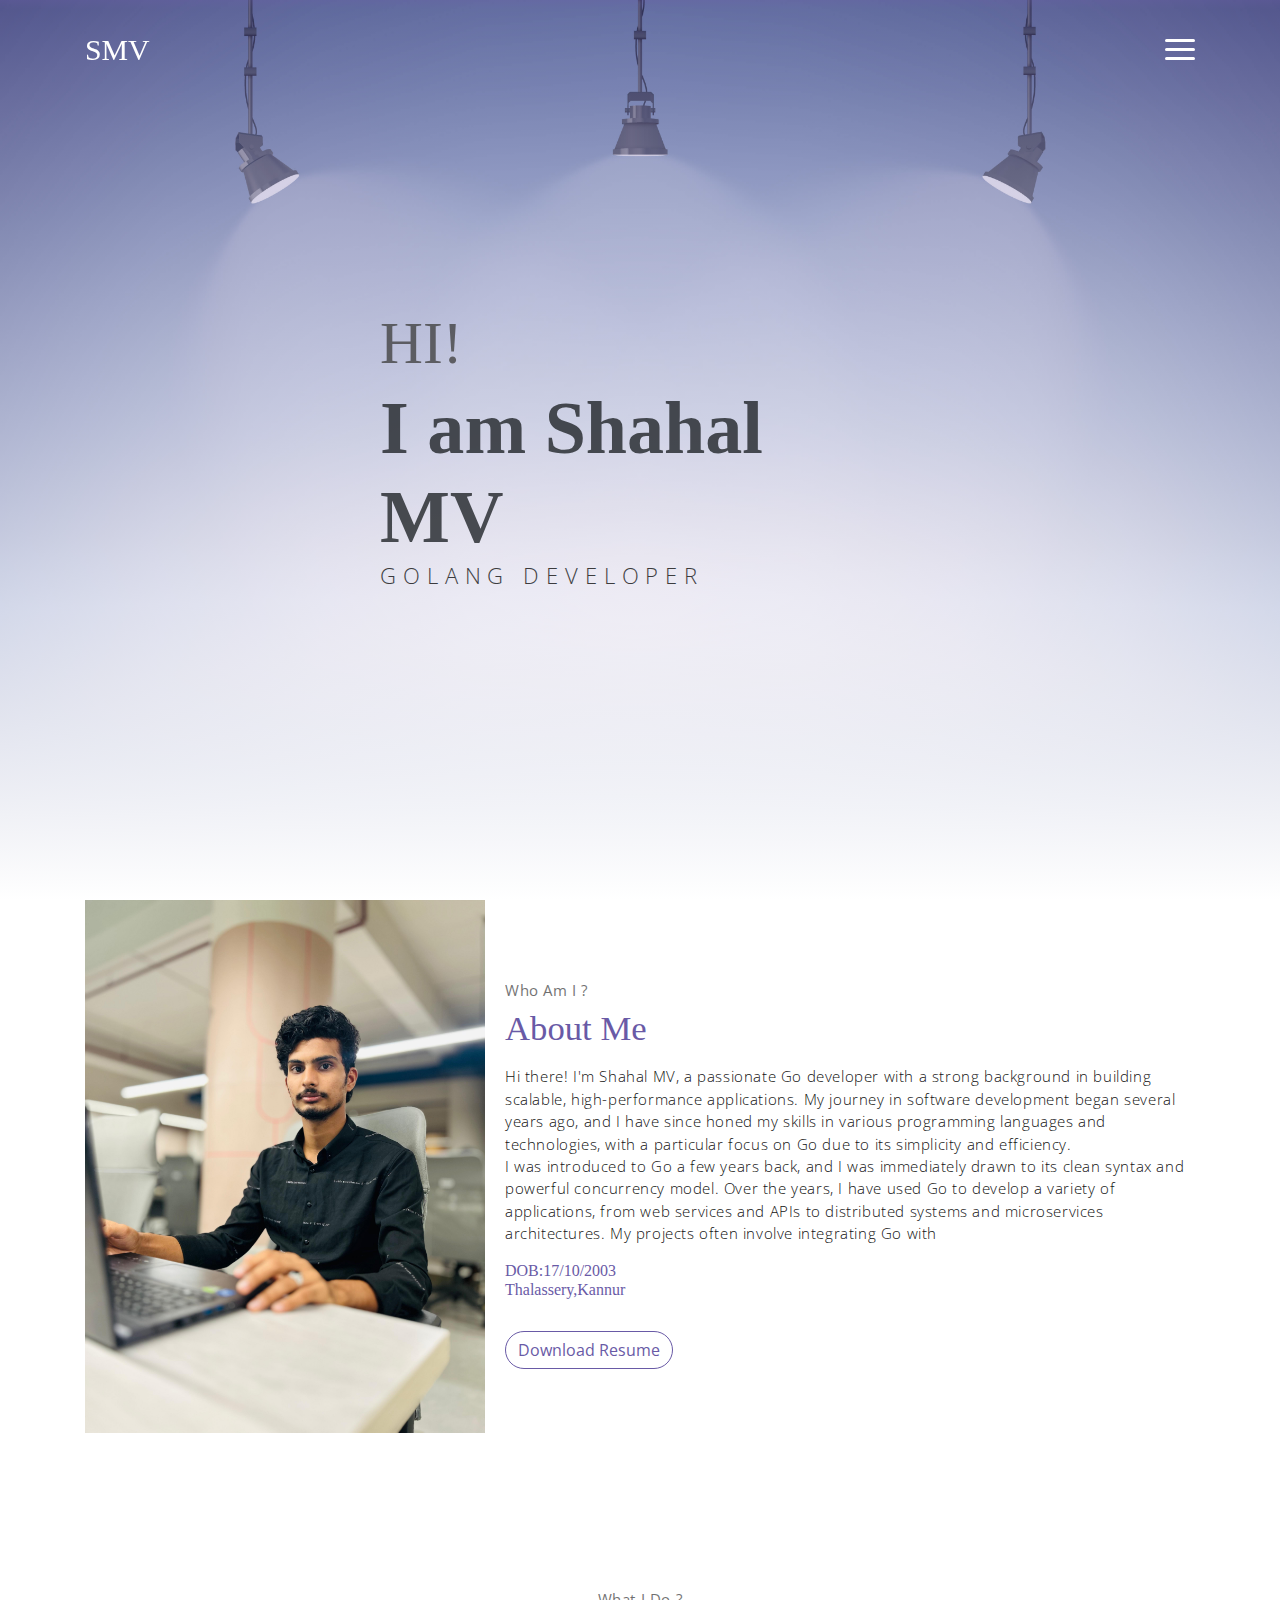
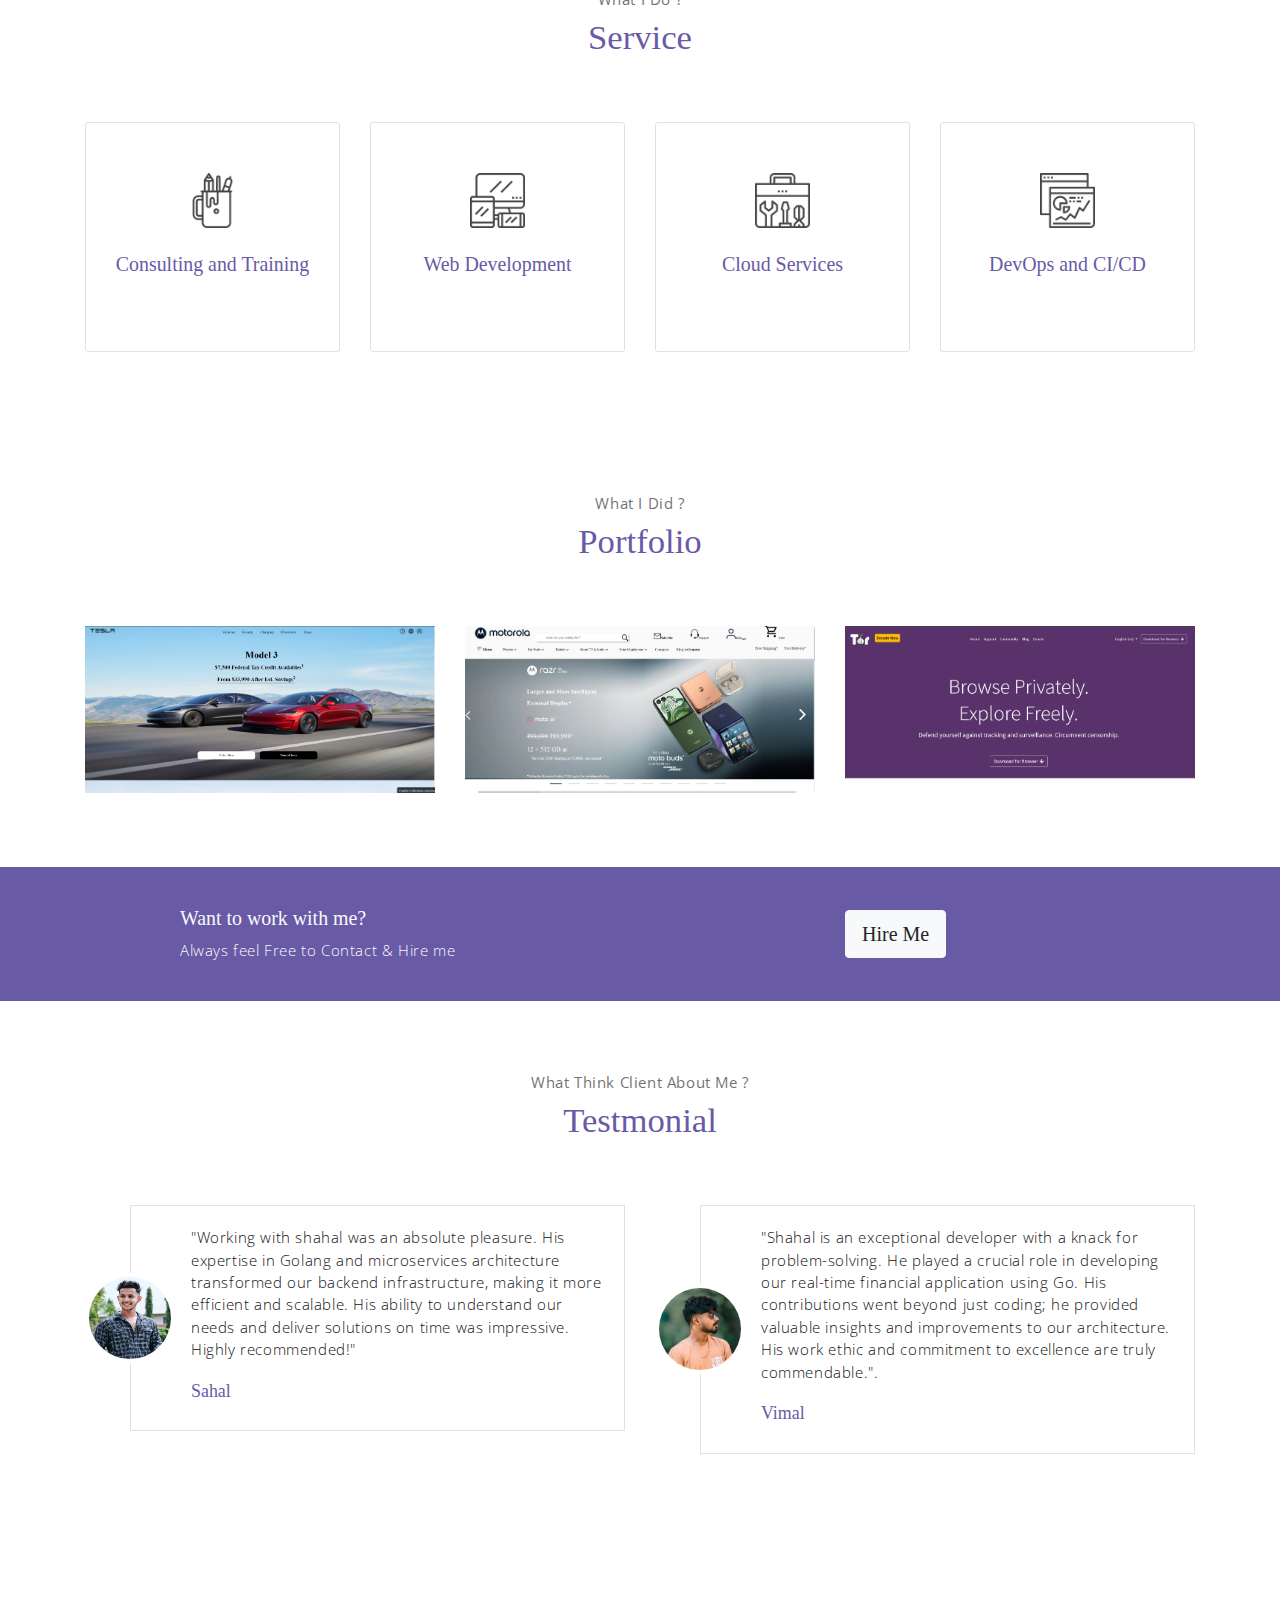
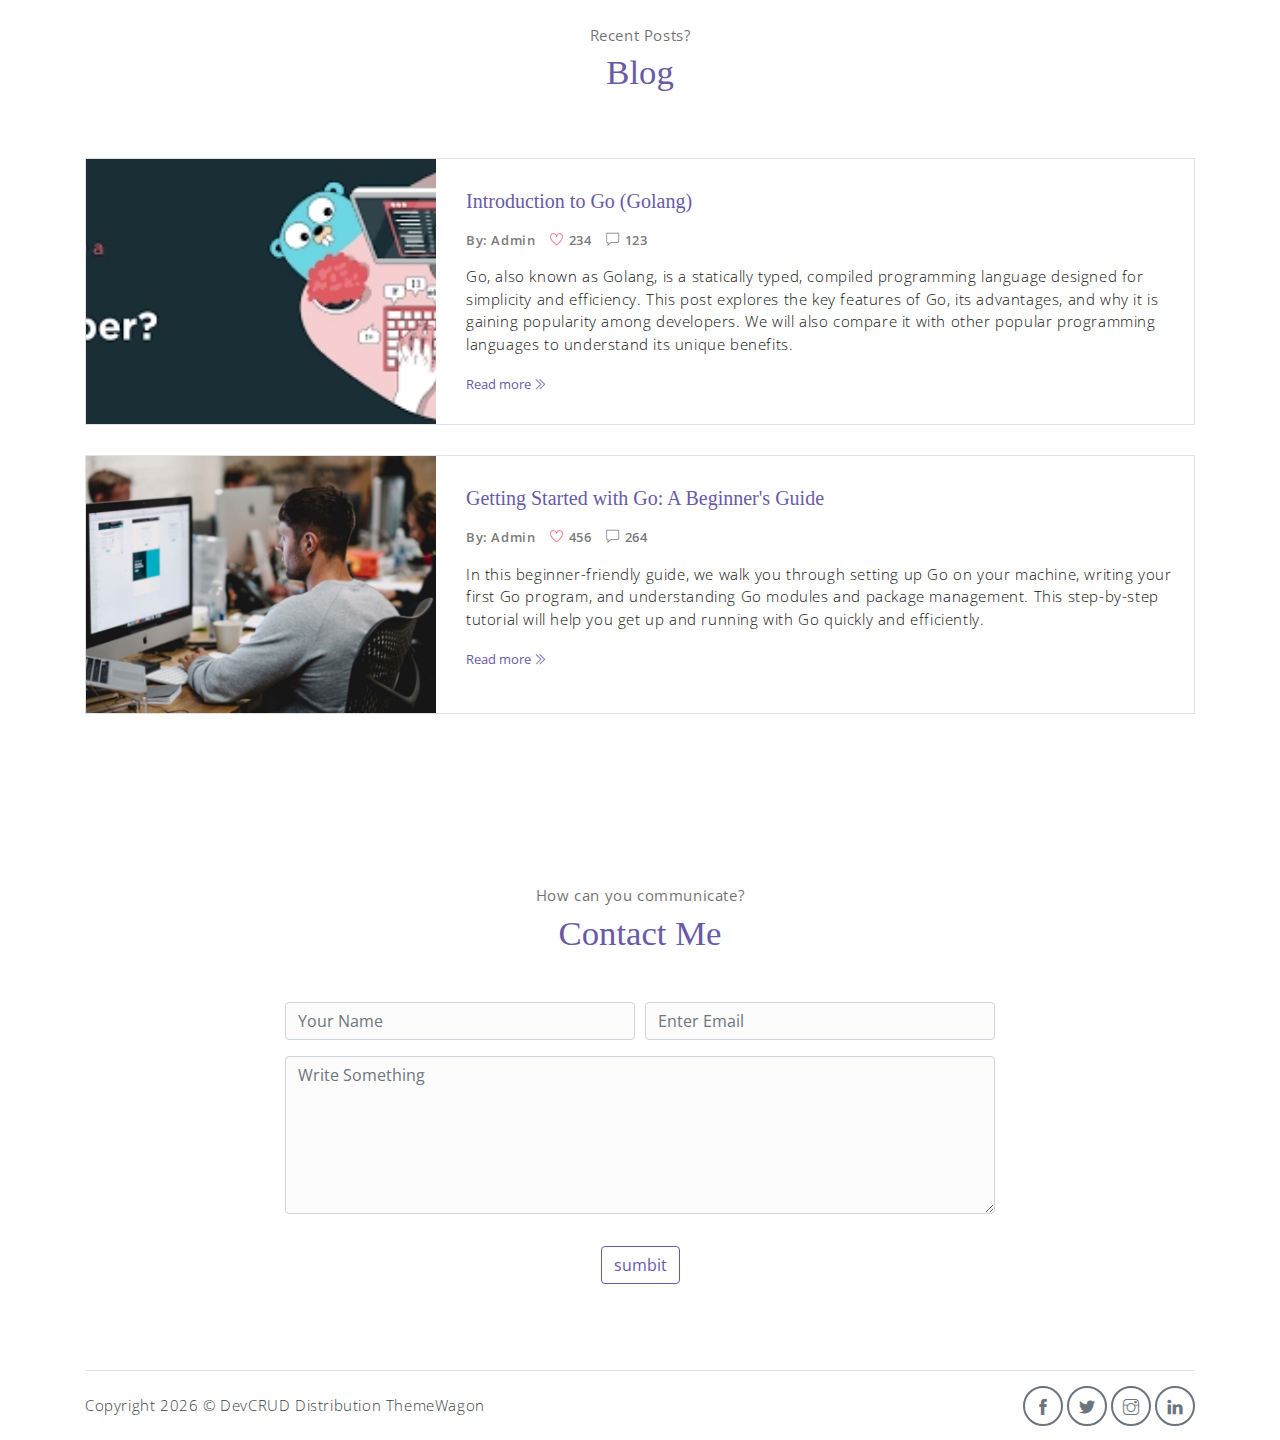
<file: index.html>
<!DOCTYPE html>
<html lang="en">

<head>
    <meta charset="utf-8">
    <meta name="viewport" content="width=device-width, initial-scale=1, shrink-to-fit=no">
    <meta name="description" content="Start your development with Meyawo landing page.">
    <meta name="author" content="Devcrud">
    <title>Portfolio</title>
    <!-- font icons -->
    <link rel="stylesheet" href="vendors/themify-icons/css/themify-icons.css">
    <!-- Bootstrap + Meyawo main styles -->
    <link rel="stylesheet" href="css/meyawo.css">
    <link rel="icon" href="images/favicon.png">
    
</head>

<body data-spy="scroll" data-target=".navbar" data-offset="40" id="home">

    <!-- Page Navbar -->
    <nav class="custom-navbar" data-spy="affix" data-offset-top="20">
        <div class="container">
            <a class="logo" href="#">SMV</a>
            <ul class="nav">
                <li class="item">
                    <a class="link" href="#home">Home</a>
                </li>
                <li class="item">
                    <a class="link" href="#about">About</a>
                </li>
                <li class="item">
                    <a class="link" href="#portfolio">Portfolio</a>
                </li>
                <li class="item">
                    <a class="link" href="#testmonial">Testmonial</a>
                </li>
                <li class="item">
                    <a class="link" href="#blog">Blog</a>
                </li>
                <li class="item">
                    <a class="link" href="#contact">Contact</a>
                </li>
            </ul>
            <a href="javascript:void(0)" id="nav-toggle" class="hamburger hamburger--elastic">
                <div class="hamburger-box">
                    <div class="hamburger-inner"></div>
                </div>
            </a>
        </div>
    </nav><!-- End of Page Navbar -->

    <!-- page header -->
    <header id="home" class="header">
        <div class="overlay"></div>
        <div class="header-content container">
            <h1 class="header-title">
                <span class="up">HI!</span>
                <span class="down">I am Shahal MV</span>
            </h1>
            <p class="header-subtitle">GOLANG DEVELOPER</p>

        
        </div>
    </header><!-- end of page header -->

    <!-- about section -->
    <section class="section pt-0" id="about">
        <!-- container -->
        <div class="container text-center">
            <!-- about wrapper -->
            <div class="about">
                <div class="about-img-holder">
                    <img src="images/mypic.avif" class="about-img"
                        alt="Download free bootstrap 4 landing page, free boootstrap 4 templates, Download free bootstrap 4.1 landing page, free boootstrap 4.1.1 templates, meyawo Landing page">
                </div>
                <div class="about-caption">
                    <p class="section-subtitle">Who Am I ?</p>
                    <h2 class="section-title mb-3">About Me</h2>
                    <p>
                        Hi there! I'm Shahal MV, a passionate Go developer with a strong background in building scalable, high-performance applications. My journey in software development began several years ago, and I have since honed my skills in various programming languages and technologies, with a particular focus on Go due to its simplicity and efficiency.
                        <br>I was introduced to Go a few years back, and I was immediately drawn to its clean syntax and powerful concurrency model. Over the years, I have used Go to develop a variety of applications, from web services and APIs to distributed systems and microservices architectures. My projects often involve integrating Go with
                        <h6>DOB:17/10/2003<br>Thalassery,Kannur</h6>

                        <div class="resumebtn">
                            <a href="#" class="btn btn-rounded btn btn-outline-primary mt-4"><span id="download-button">Download Resume</span>
                                <i class="fas fa-chevron-right"></i>
                            </a>
                        </div>
                </div>
            </div><!-- end of about wrapper -->
        </div><!-- end of container -->
    </section> <!-- end of about section -->

    <!-- service section -->
    <section class="section" id="service">
        <div class="container text-center">
            <p class="section-subtitle">What I Do ?</p>
            <h6 class="section-title mb-6">Service</h6>
            <!-- row -->
            <div class="row">
                <div class="col-md-6 col-lg-3">
                    <div class="service-card">
                        <div class="body">
                            <img src="images/pencil-case.avif"
                                alt="Download free bootstrap 4 landing page, free boootstrap 4 templates, Download free bootstrap 4.1 landing page, free boootstrap 4.1.1 templates, meyawo Landing page"
                                class="icon">
                            <h6 class="title"> Consulting and Training</h6>
                            <p class="subtitle">i will teach basics golang things if you contact me</p>
                        </div>
                    </div>
                </div>
                <div class="col-md-6 col-lg-3">
                    <div class="service-card">
                        <div class="body">
                            <img src="images/responsive.avif"
                                alt="Download free bootstrap 4 landing page, free boootstrap 4 templates, Download free bootstrap 4.1 landing page, free boootstrap 4.1.1 templates, meyawo Landing page"
                                class="icon">
                            <h6 class="title">Web Development</h6>
                            <p class="subtitle">Web Application Development: Developing high-performance web applications with Go and frameworks like Gin, Echo, or Revel.</p>
                        </div>
                    </div>
                </div>
                <div class="col-md-6 col-lg-3">
                    <div class="service-card">
                        <div class="body">
                            <img src="images/toolbox.avif"
                                alt="Download free bootstrap 4 landing page, free boootstrap 4 templates, Download free bootstrap 4.1 landing page, free boootstrap 4.1.1 templates, meyawo Landing page"
                                class="icon">
                            <h6 class="title"> Cloud Services</h6>
                            <p class="subtitle">Cloud Integration: Integrating applications with cloud services such as AWS, Google Cloud Platform (GCP), and Microsoft Azure.</p>
                        </div>
                    </div>
                </div>
                <div class="col-md-6 col-lg-3">
                    <div class="service-card">
                        <div class="body">
                            <img src="images/analytics.avif"
                                alt="Download free bootstrap 4 landing page, free boootstrap 4 templates, Download free bootstrap 4.1 landing page, free boootstrap 4.1.1 templates, meyawo Landing page"
                                class="icon">
                            <h6 class="title">DevOps and CI/CD</h6>
                            <p class="subtitle">CI/CD Pipelines: Set up and maintain continuous integration and deployment pipelines for smooth and automated workflows.</p>
                        </div>
                    </div>
                </div>
            </div><!-- end of row -->
        </div>
    </section><!-- end of service section -->

    <!-- portfolio section -->
    <section class="section" id="portfolio">
        <div class="container text-center">
            <p class="section-subtitle">What I Did ?</p>
            <h6 class="section-title mb-6">Portfolio</h6>
            <!-- row -->
            <div class="row">
                <div class="col-md-4">
                    <a href=" https://shahal0.github.io/Tesla/" class="portfolio-card">
                        <img src="images/tesla.avif" class="portfolio-card-img"
                            alt="Download free bootstrap 4 landing page, free boootstrap 4 templates, Download free bootstrap 4.1 landing page, free boootstrap 4.1.1 templates, meyawo Landing page">
                        <span class="portfolio-card-overlay">
                            <span class="portfolio-card-caption">
                                <h4>Web Designing</h5>
                                    <p class="font-weight-normal">Web Templates:Tesla clone</p>
                            </span>
                        </span>
                    </a>
                </div>
                <div class="col-md-4">
                    <a href="https://shahal0.github.io/moto/" class="portfolio-card">
                        <img class="portfolio-card-img" src="images/moto.avif" class="img-responsive rounded"
                            alt="Download free bootstrap 4 landing page, free boootstrap 4 templates, Download free bootstrap 4.1 landing page, free boootstrap 4.1.1 templates, meyawo Landing page">
                        <span class="portfolio-card-overlay">
                            <span class="portfolio-card-caption">
                                <h4>Web Designing</h5>
                                    <p class="font-weight-normal">Web Templates:motorola clone</p>
                            </span>
                        </span>
                    </a>
                </div>
                <div class="col-md-4">
                    <a href="https://shahal0.github.io/tor/" class="portfolio-card">
                        <img class="portfolio-card-img" src="images/tor.avif" class="img-responsive rounded"
                            alt="Download free bootstrap 4 landing page, free boootstrap 4 templates, Download free bootstrap 4.1 landing page, free boootstrap 4.1.1 templates, meyawo Landing page">
                        <span class="portfolio-card-overlay">
                            <span class="portfolio-card-caption">
                                <h4>Web Designing</h5>
                                    <p class="font-weight-normal"> Web Templates:Tor clone</p>
                            </span>
                        </span>
                    </a>
                </div>
            </div><!-- end of row -->
        </div><!-- end of container -->
    </section> <!-- end of portfolio section -->

    <!-- section -->
    <section class="section-sm bg-primary">
        <!-- container -->
        <div class="container text-center text-sm-left">
            <!-- row -->
            <div class="row align-items-center">
                <div class="col-sm offset-md-1 mb-4 mb-md-0">
                    <h6 class="title text-light">Want to work with me?</h6>
                    <p class="m-0 text-light">Always feel Free to Contact & Hire me</p>
                </div>
                <div class="col-sm offset-sm-2 offset-md-3">
                   <a href="https://www.linkedin.com/in/shahal-mv-63b5a3312/"><button class="btn btn-lg my-font btn-light rounded">Hire Me</button></a> 
                </div>
            </div> <!-- end of row -->
        </div> <!-- end of container -->
    </section> <!-- end of section -->

    <!-- testimonial section -->
    <section class="section" id="testmonial">
        <div class="container text-center">
            <p class="section-subtitle">What Think Client About Me ?</p>
            <h6 class="section-title mb-6">Testmonial</h6>

            <!-- row -->
            <div class="row">
                <div class="col-md-6">
                    <div class="testimonial-card">
                        <div class="testimonial-card-img-holder">
                            <img src="images/sahal.avif" class="testimonial-card-img"
                                alt="Download free bootstrap 4 landing page, free boootstrap 4 templates, Download free bootstrap 4.1 landing page, free boootstrap 4.1.1 templates, meyawo Landing page">
                        </div>
                        <div class="testimonial-card-body">
                            <p class="testimonial-card-subtitle">"Working with shahal was an absolute pleasure. His expertise in Golang and microservices architecture transformed our backend infrastructure, making it more efficient and scalable. His ability to understand our needs and deliver solutions on time was impressive. Highly recommended!"</p>
                            <h6 class="testimonial-card-title">Sahal</h6>
                        </div>
                    </div>
                </div>
                <div class="col-md-6">
                    <div class="testimonial-card">
                        <div class="testimonial-card-img-holder">
                            <img src="images/vimal.avif" class="testimonial-card-img"
                                alt="Download free bootstrap 4 landing page, free boootstrap 4 templates, Download free bootstrap 4.1 landing page, free boootstrap 4.1.1 templates, meyawo Landing page">
                        </div>
                        <div class="testimonial-card-body">
                            <p class="testimonial-card-subtitle">"Shahal is an exceptional developer with a knack for problem-solving. He played a crucial role in developing our real-time financial application using Go. His contributions went beyond just coding; he provided valuable insights and improvements to our architecture. His work ethic and commitment to excellence are truly commendable.".</p>
                            <h6 class="testimonial-card-title">Vimal</h6>
                        </div>
                    </div>
                </div>
            </div>
        </div> <!-- end of container -->
    </section> <!-- end of testimonial section -->

    <!-- blog section -->
    <section class="section" id="blog">
        <!-- container -->
        <div class="container text-center">
            <p class="section-subtitle">Recent Posts?</p>
            <h6 class="section-title mb-6">Blog</h6>
            <!-- blog-wrapper -->
            <div class="blog-card">
                <div class="blog-card-header">
                    <img src="images/gol.avif" class="blog-card-img"
                        alt="Download free bootstrap 4 landing page, free boootstrap 4 templates, Download free bootstrap 4.1 landing page, free boootstrap 4.1.1 templates, meyawo Landing page" width="100%" height="100%">
                </div>
                <div class="blog-card-body">
                    <h5 class="blog-card-title">Introduction to Go (Golang)</h6>

                        <p class="blog-card-caption">
                            <a href="#">By: Admin</a>
                            <a href="#"><i class="ti-heart text-danger"></i> 234</a>
                            <a href="#"><i class="ti-comment"></i> 123</a>
                        </p>
                        <p>Go, also known as Golang, is a statically typed, compiled programming language designed for simplicity and efficiency. This post explores the key features of Go, its advantages, and why it is gaining popularity among developers. We will also compare it with other popular programming languages to understand its unique benefits.</p>

                        <a href="#" class="blog-card-link">Read more <i class="ti-angle-double-right"></i></a>
                </div>
            </div><!-- end of blog wrapper -->

            <!-- blog-wrapper -->
            <div class="blog-card">
                <div class="blog-card-header">
                    <img src="images/img-2.avif" class="blog-card-img"
                        alt="Download free bootstrap 4 landing page, free boootstrap 4 templates, Download free bootstrap 4.1 landing page, free boootstrap 4.1.1 templates, meyawo Landing page">
                </div>
                <div class="blog-card-body">
                    <h5 class="blog-card-title">Getting Started with Go: A Beginner's Guide</h6>

                        <p class="blog-card-caption">
                            <a href="#">By: Admin</a>
                            <a href="#"><i class="ti-heart text-danger"></i> 456</a>
                            <a href="#"><i class="ti-comment"></i> 264</a>
                        </p>

                        <p>In this beginner-friendly guide, we walk you through setting up Go on your machine, writing your first Go program, and understanding Go modules and package management. This step-by-step tutorial will help you get up and running with Go quickly and efficiently. </p>

                        <a href="#" class="blog-card-link">Read more <i class="ti-angle-double-right"></i></a>
                </div>
            </div><!-- end of blog wrapper -->

        </div><!-- end of container -->
    </section><!-- end of blog section -->

    <!-- contact section -->
    <section class="section" id="contact">
        <div class="container text-center">
            <p class="section-subtitle">How can you communicate?</p>
            <h6 class="section-title mb-5">Contact Me</h6>
            <!-- contact form -->
            <form id="form" action="https://api.web3forms.com/submit" method="POST" class="contact-form col-md-10 col-lg-8 m-auto">
                <div class="form-row">
                    <div class="form-group col-sm-6" id="form">
                        <input type="hidden" name="access_key" value="c6bc6b87-bb9a-44f7-a93f-7677a770faa7">
                        <input type="text" size="50" class="form-control" placeholder="Your Name" id="uname">
                        <div class="error text-danger"></div>
                    </div>
                    <div class="form-group col-sm-6">
                        <input type="text" class="form-control" placeholder="Enter Email" requried id="email" id="email">
                        <div class="error text-danger"></div>
                    </div>
                    <div class="form-group col-sm-12">
                        <textarea name="message" id="message" rows="6" class="form-control"
                            placeholder="Write Something"></textarea>
                            <div class="error text-danger"></div>
                    </div>
                    <div class="form-group col-sm-12 mt-3">
                        <input type="submit" value="sumbit" class="btn btn-outline-primary rounded">
                    </div>
                </div>
            </form><!-- end of contact form -->
        </div><!-- end of container -->
    </section><!-- end of contact section -->

    <!-- footer -->
    <div class="container">
        <footer class="footer">
            <p class="mb-0">Copyright
                <script>document.write(new Date().getFullYear())</script> &copy; <a
                    href="http://www.devcrud.com">DevCRUD</a> Distribution <a
                    href="https://themewagon.com">ThemeWagon</a>
            </p>
            <div class="social-links text-right m-auto ml-sm-auto">
                <a href="https://www.facebook.com/shahal.mv.16" class="link"><i class="ti-facebook"></i></a>
                <a href="https://x.com/ShahalMv2?t=Dv-CYGVaCN7ULq0BjDi76w&s=08" class="link"><i class="ti-twitter-alt"></i></a>
                <a href="https://www.instagram.com/shahhal_?igsh=MXUzZ3Vwc2ZmdnhwbA==" class="link"><i class="ti-instagram"></i></a>
                <a href="https://www.linkedin.com/in/shahal-mv-63b5a3312/" class="link"><i class="ti-linkedin"></i></a>
                
            </div>
        </footer>
    </div> <!-- end of page footer -->

    <!-- core  -->
    <script src="vendors/jquery/jquery-3.4.1.js"></script>
    <script src="vendors/bootstrap/bootstrap.bundle.js"></script>

    <!-- bootstrap 3 affix -->
    <script src="vendors/bootstrap/bootstrap.affix.js"></script>

    <!-- Meyawo js -->
    <script src="js/meyawo.js"></script>
    <script>
  document.getElementById("download-button").addEventListener('click', function(){
    const pdfURL = "./images/CV.pdf"
    const a = document.createElement('a')
    a.href = pdfURL
    a.download = 'Shahal_cv.pdf'
    document.body.appendChild(a)
    a.click()
    document.body.removeChild(a)
  })
</script>

    <script type="text/javascript">
        const form = document.getElementById('form');
        const uname = document.getElementById('uname');
        const email = document.getElementById('email');
        const message = document.getElementById('message');
        var u=0;
        var em=0;
        var me=0;

        form.addEventListener('submit', e => {
            e.preventDefault();
            u=0;
            em=0;
            me=0;
            validateInputs();
            if (u==0 && em==0 && me==0) {
              e.target.submit();
            }
        });

        const setError = (element, message) => {
            const inputControl = element.parentElement;
            const errorDisplay = inputControl.querySelector('.error');

            errorDisplay.innerText = message;
            inputControl.classList.add('error');
            inputControl.classList.remove('success');
        };

        const setSuccess = element => {
            const inputControl = element.parentElement;
            const errorDisplay = inputControl.querySelector('.error');

            errorDisplay.innerText = '';
            inputControl.classList.add('success');
            inputControl.classList.remove('error');
        };

        const isValidEmail = email => {
            const re = /^[a-zA-Z0-9._%+-]+@[a-zA-Z0-9.-]+\.[a-zA-Z]{2,}$/;
            return re.test(String(email).toLowerCase());
        };

        const isValidName = uname => {
            const re = /^[a-zA-Z]+(?: [a-zA-Z]+)*$/;
            return re.test(String(uname).toLowerCase());
        };

        const validateInputs = () => {
            const usernameValue = uname.value.trim();
            const emailValue = email.value.trim();
            const messageValue = message.value.trim();

            if (usernameValue === '') {
                setError(uname, 'Name is required');
                u=1;
            } else if (!isValidName(usernameValue)) {
                setError(uname, 'Provide a valid Name');
                u=1;
            } else {
                setSuccess(uname);
                u=0;
            }

            if (emailValue === '') {
                setError(email, 'Email is required');
                em=1;
            } else if (!isValidEmail(emailValue)) {
                setError(email, 'Provide a valid email address');
                em=1;
            } else {
                setSuccess(email);
                em=0;
            }

            if (messageValue === '') {
                setError(message, 'Message is required');
                me=1;
            } else if (messageValue.length < 10) {
                setError(message, 'Message must be at least 10 characters');
                me=1;
            } else {
                setSuccess(message);
                me=0;
            }
        };
    </script>
    
</body>

</html>
</file>
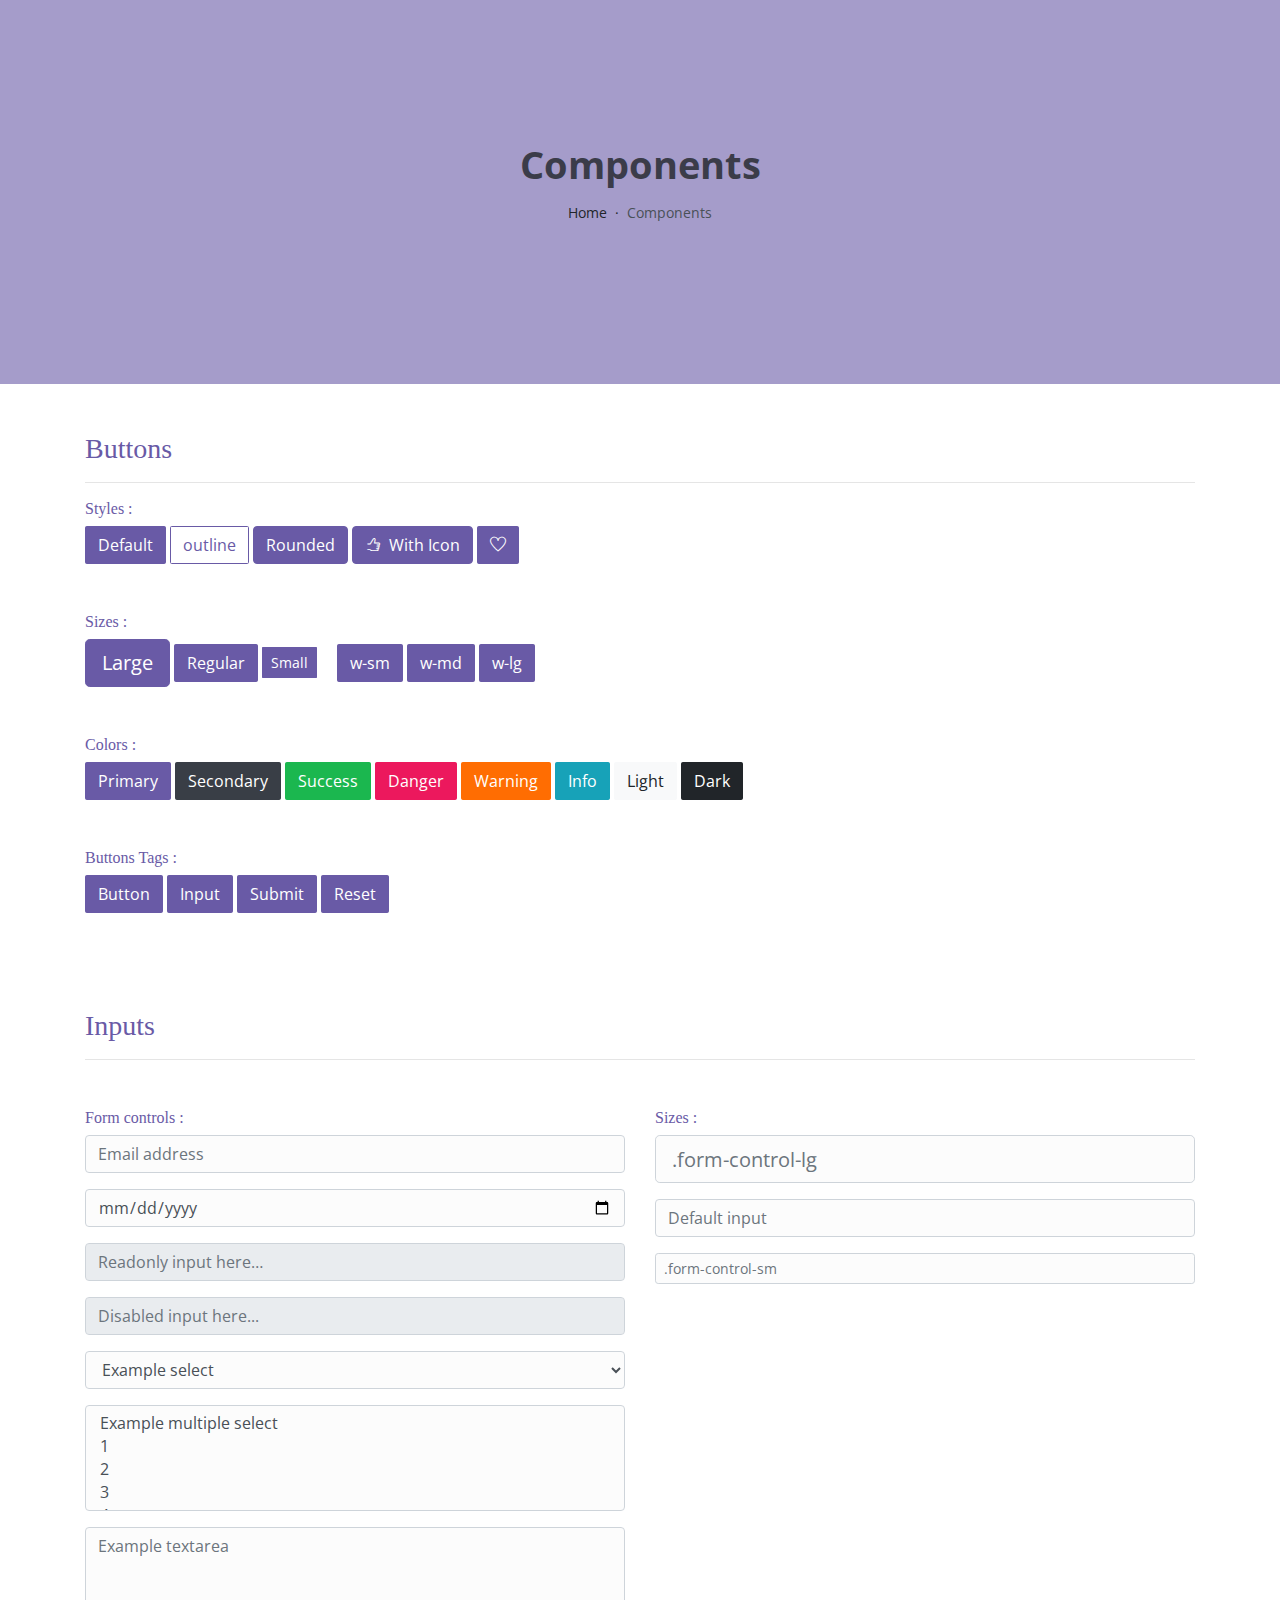
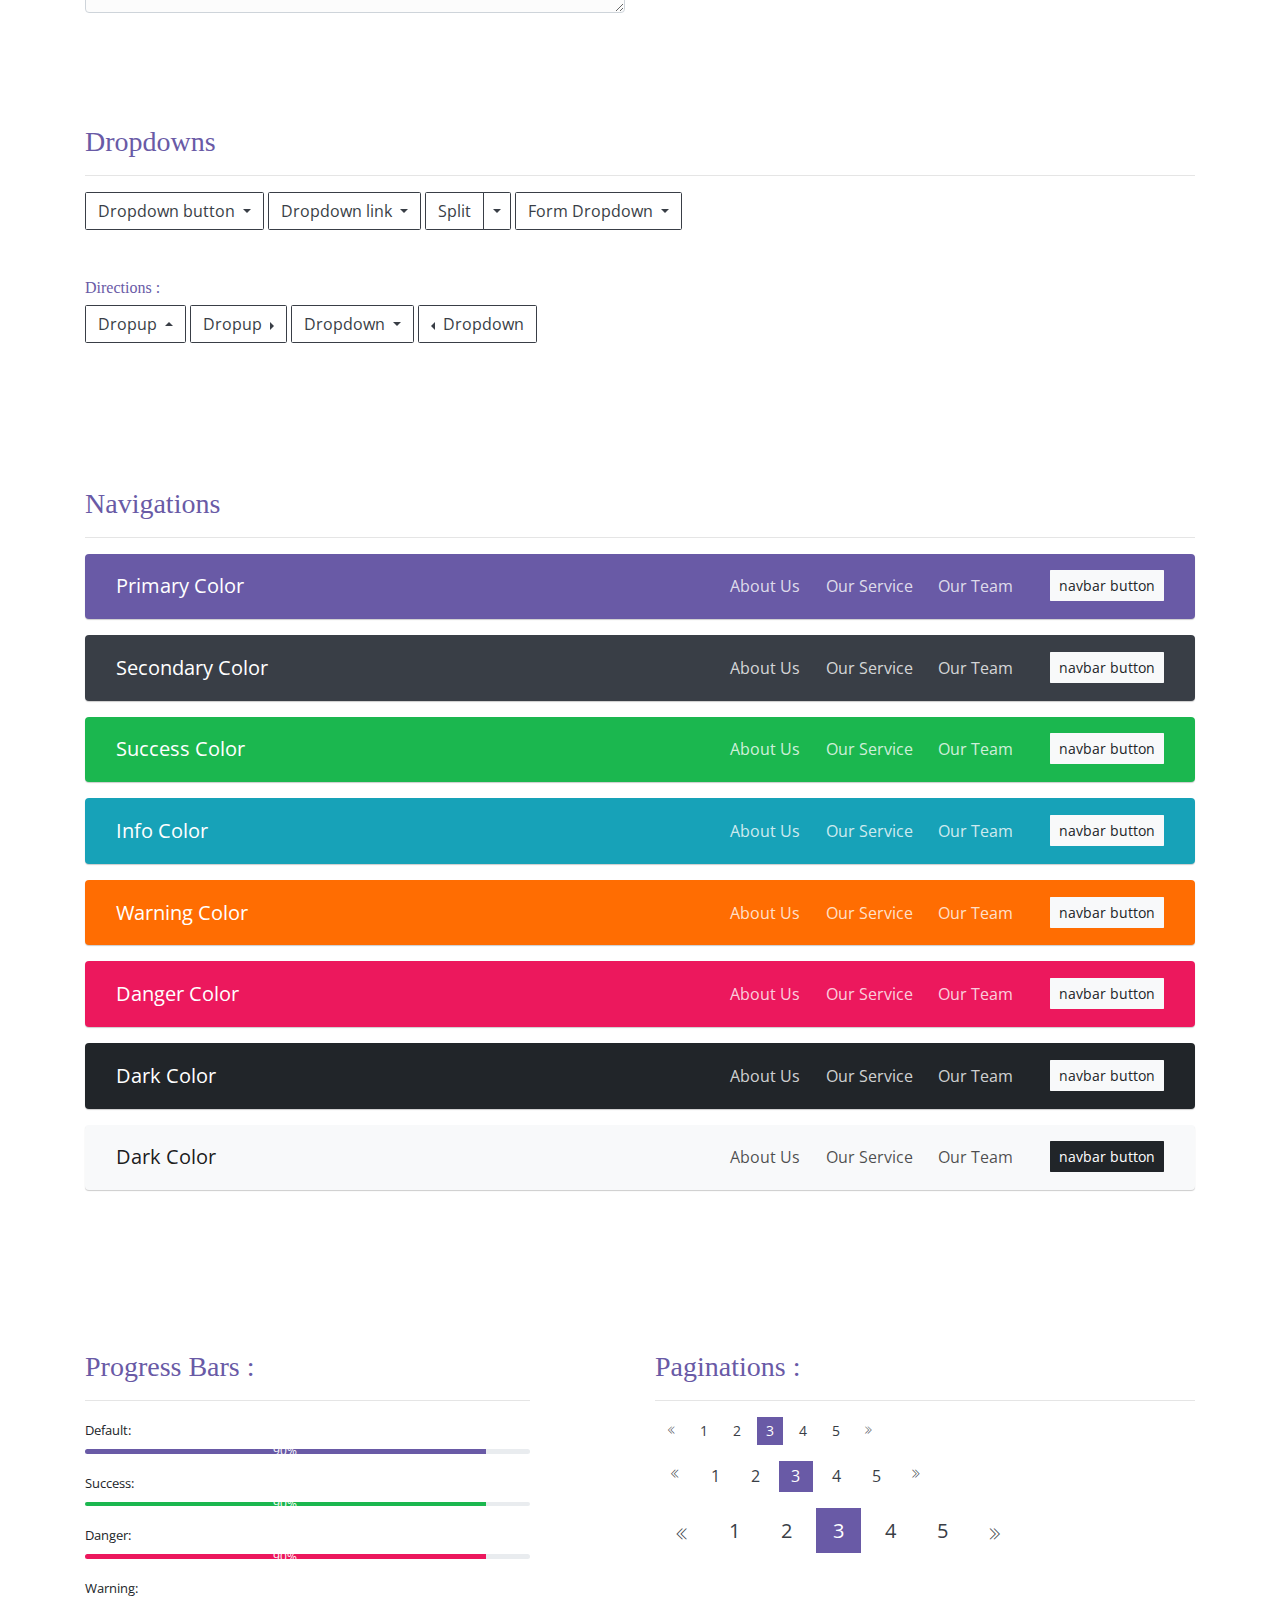
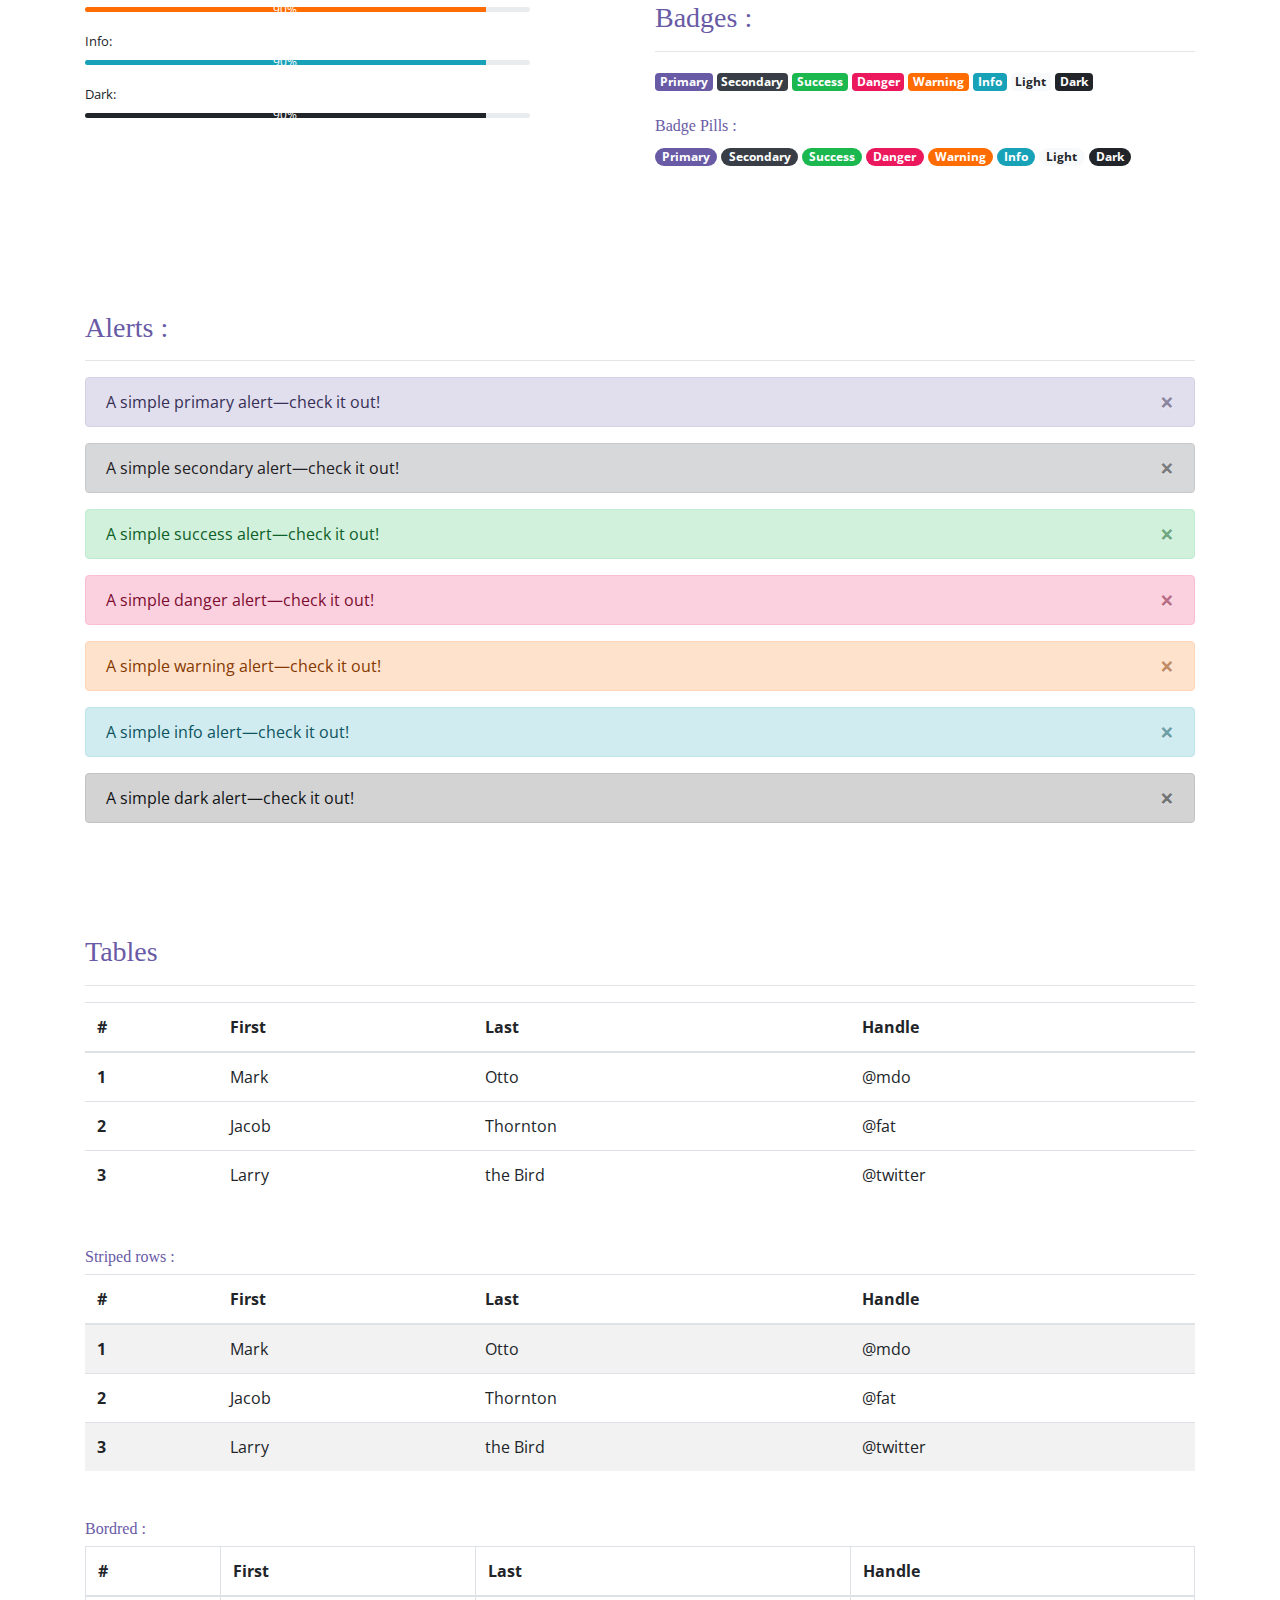
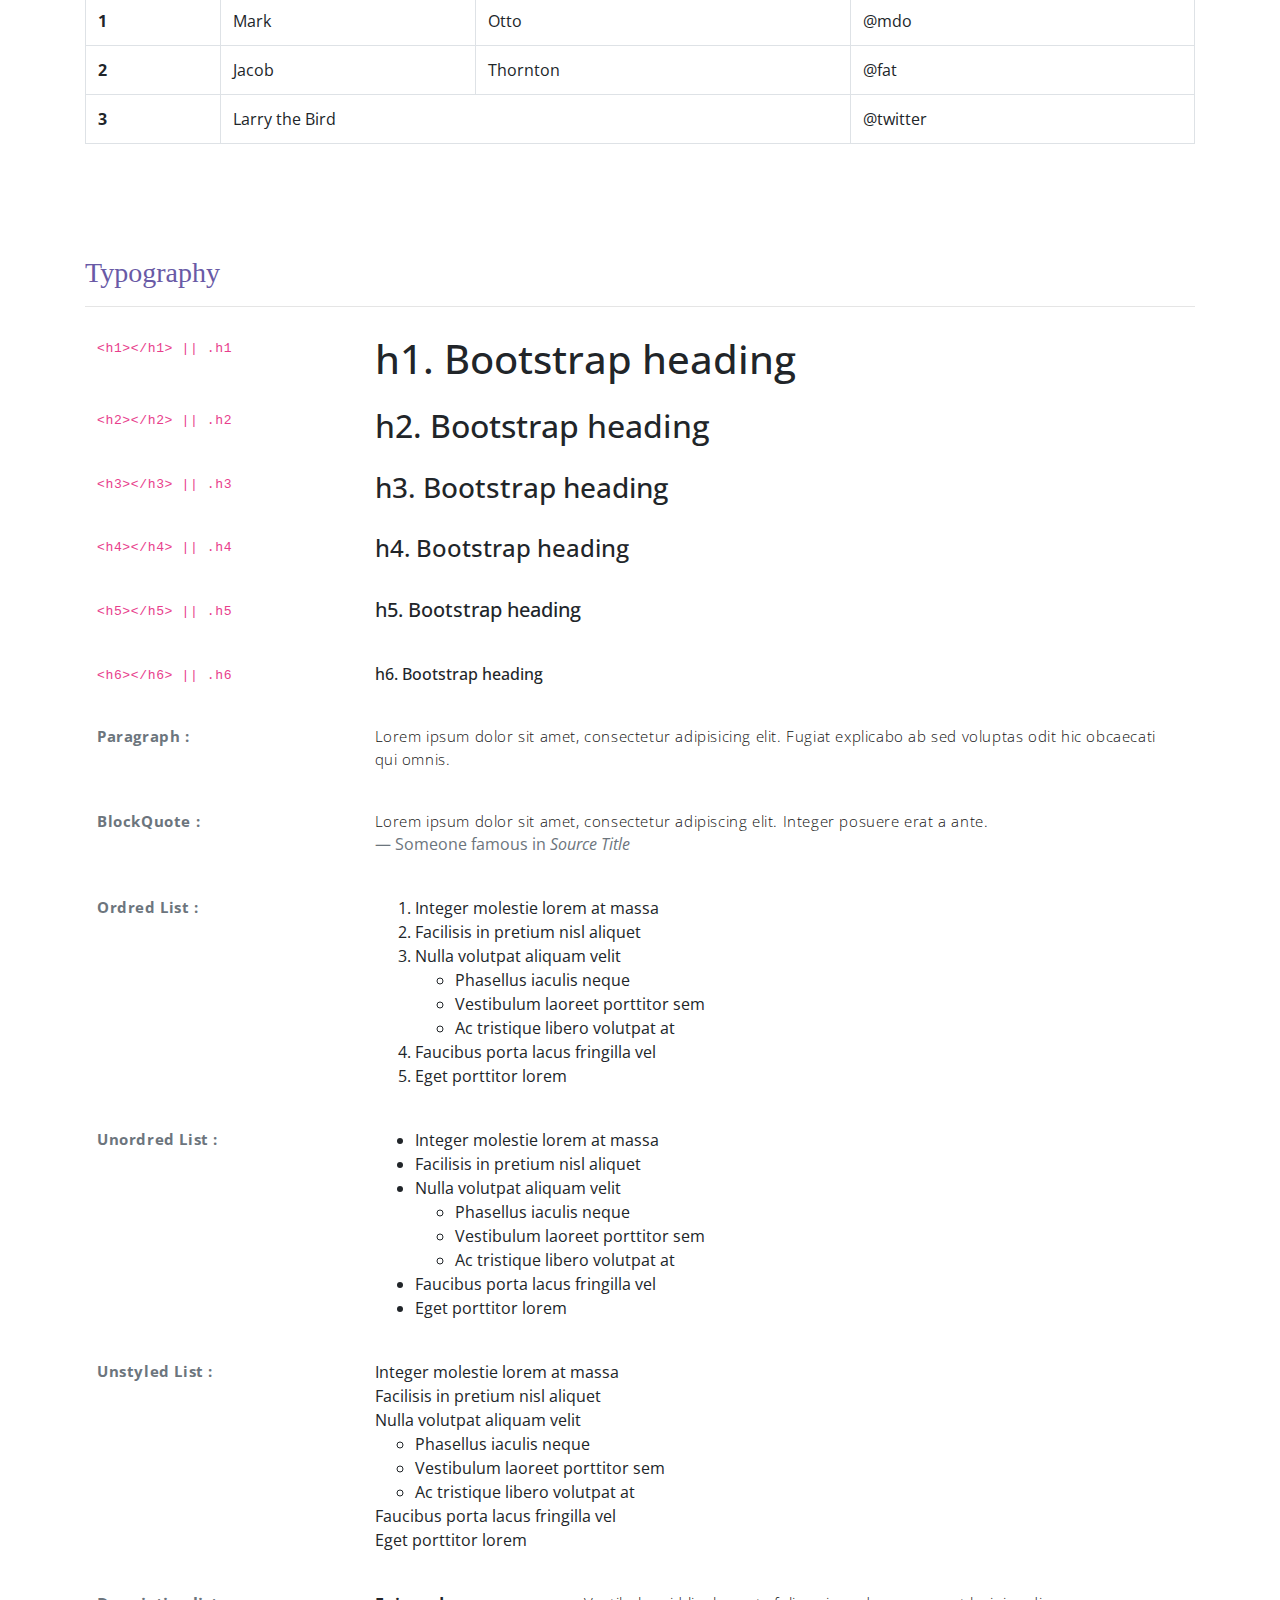
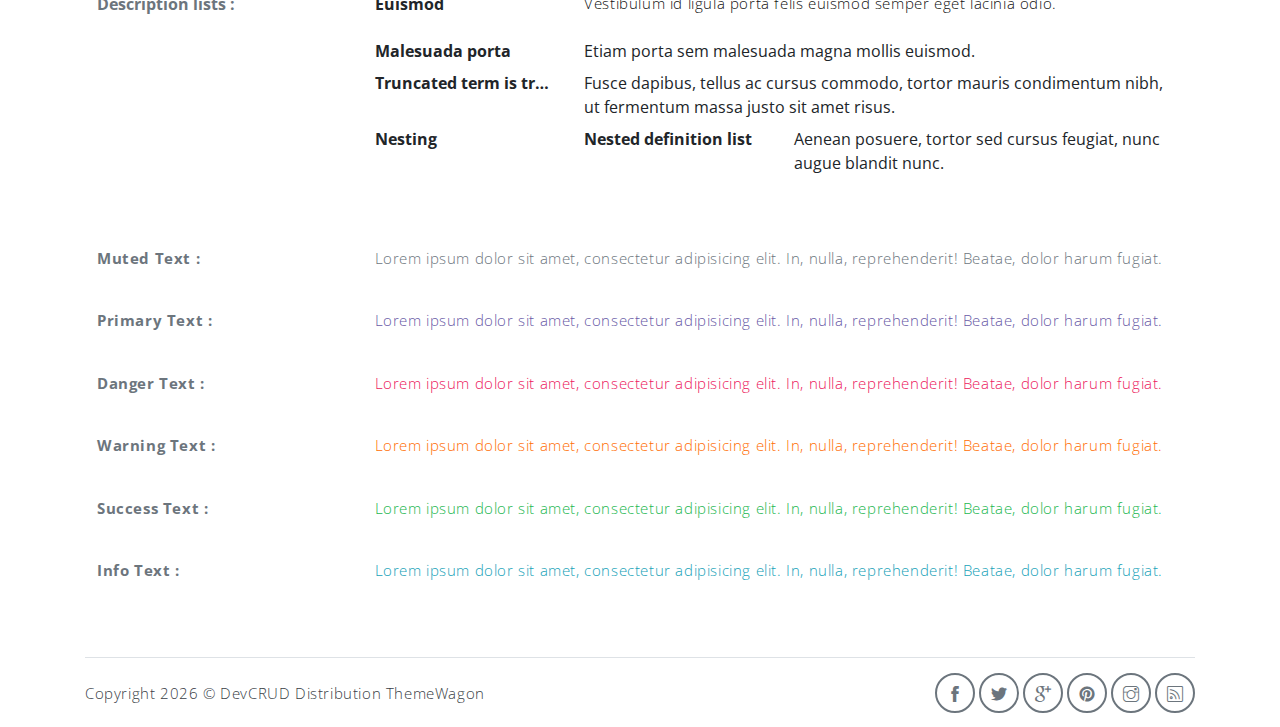
<file: components.html>
<!DOCTYPE html>
<html lang="en">

<head>
   <meta charset="utf-8">
   <meta name="viewport" content="width=device-width, initial-scale=1, shrink-to-fit=no">
   <meta name="description" content="Start your development with Meyawo landing page.">
   <meta name="author" content="Devcrud">
   <title>Meyawo Landing page | Components</title>
   <!-- font icons -->
   <link rel="stylesheet" href="vendors/themify-icons/css/themify-icons.css">
   <!-- Bootstrap + Steller  -->
   <link rel="stylesheet" href="css/meyawo.css">
</head>

<body>

   <!-- Page Header -->
   <header class="header header-mini">
      <div class="header-title">Components</div>
      <nav aria-label="breadcrumb">
         <ol class="breadcrumb">
            <li class="breadcrumb-item"><a href="/">Home</a></li>
            <li class="breadcrumb-item active" aria-current="page">Components</li>
         </ol>
      </nav>
   </header> <!-- End Of Page Header -->

   <!-- main content -->
   <div class="container">

      <!-- Buttons -->
      <h3 class="mt-5">Buttons</h3>
      <hr>
      <h6 class="section-secondary-title">Styles :</h6>
      <button class="btn btn-primary">Default</button>
      <button class="btn btn-outline-primary">outline</button>
      <button class="btn btn-primary rounded">Rounded</button>
      <button class="btn btn-primary rounded"><i class="ti-thumb-up pr-1"></i> With Icon</button>
      <button class="btn btn-primary circle"><i class="ti-heart"></i></button>

      <h6 class="section-secondary-title mt-5">Sizes :</h6>
      <button class="btn btn-primary btn-lg">Large</button>
      <button class="btn btn-primary ">Regular</button>
      <button class="btn btn-primary btn-sm">Small</button>
      <button class="btn btn-primary w-sm ml-3">w-sm</button>
      <button class="btn btn-primary w-md">w-md</button>
      <button class="btn btn-primary w-lg">w-lg</button>

      <h6 class="section-secondary-title mt-5">Colors :</h6>
      <button type="button" class="btn btn-primary">Primary</button>
      <button type="button" class="btn btn-secondary">Secondary</button>
      <button type="button" class="btn btn-success">Success</button>
      <button type="button" class="btn btn-danger">Danger</button>
      <button type="button" class="btn btn-warning">Warning</button>
      <button type="button" class="btn btn-info">Info</button>
      <button type="button" class="btn btn-light">Light</button>
      <button type="button" class="btn btn-dark">Dark</button>

      <h6 class="section-secondary-title mt-5">Buttons Tags :</h6>
      <button class="btn btn-primary" type="submit">Button</button>
      <input class="btn btn-primary" type="button" value="Input">
      <input class="btn btn-primary" type="submit" value="Submit">
      <input class="btn btn-primary" type="reset" value="Reset">

      <!-- devider -->
      <div class="py-5"></div>

      <!-- Inputs -->
      <h3>Inputs</h3>
      <hr>
      <div class="row mt-5">
         <div class="col-md-6">
            <h6 class="section-secondary-title">Form controls :</h6>
            <div class="form-group">
               <input type="email" class="form-control" id="exampleFormControlInput1" placeholder="Email address">
            </div>
            <div class="form-group">
               <input type="date" class="form-control" id="exampleFormControlInput1" placeholder="Date">
            </div>
            <div class="form-group">
               <input class="form-control" type="text" placeholder="Readonly input here…" readonly>
            </div>
            <div class="form-group">
               <input class="form-control" id="disabledInput" type="text" placeholder="Disabled input here..." disabled>
            </div>
            <div class="form-group">
               <select class="form-control" id="exampleFormControlSelect1">
                  <option>Example select</option>
                  <option>1</option>
                  <option>2</option>
                  <option>3</option>
                  <option>4</option>
                  <option>5</option>
               </select>
            </div>
            <div class="form-group">
               <select multiple class="form-control" id="exampleFormControlSelect2">
                  <option>Example multiple select</option>
                  <option>1</option>
                  <option>2</option>
                  <option>3</option>
                  <option>4</option>
                  <option>5</option>
               </select>
            </div>
            <div class="form-group">
               <textarea class="form-control" id="exampleFormControlTextarea1" rows="3"
                  placeholder="Example textarea"></textarea>
            </div>
         </div>
         <div class="col-md-6">
            <h6 class="section-secondary-title">Sizes :</h6>
            <div class="form-group">
               <input class="form-control form-control-lg" type="text" placeholder=".form-control-lg">
            </div>
            <div class="form-group">
               <input class="form-control" type="text" placeholder="Default input">
            </div>
            <div class="form-group">
               <input class="form-control form-control-sm" type="text" placeholder=".form-control-sm">
            </div>
         </div>
      </div> <!-- end of inputs -->

      <!-- devider -->
      <div class="py-5"></div>

      <!-- Dropdowns -->
      <h3 class="components-section-title font-weight-normal">Dropdowns</h3>
      <hr>
      <div class="dropdown d-inline-block">
         <button class="btn btn-outline-secondary dropdown-toggle" type="button" id="dropdownMenuButton"
            data-toggle="dropdown" aria-haspopup="true" aria-expanded="false">
            Dropdown button
         </button>
         <div class="dropdown-menu" aria-labelledby="dropdownMenuButton">
            <a class="dropdown-item" href="#">Action</a>
            <a class="dropdown-item" href="#">Another action</a>
            <a class="dropdown-item" href="#">Something else here</a>
         </div>
      </div>
      <div class="dropdown d-inline-block">
         <a class="btn btn-outline-secondary dropdown-toggle" href="#" role="button" id="dropdownMenuLink"
            data-toggle="dropdown" aria-haspopup="true" aria-expanded="false">
            Dropdown link
         </a>
         <div class="dropdown-menu" aria-labelledby="dropdownMenuLink">
            <a class="dropdown-item" href="#">Action</a>
            <a class="dropdown-item" href="#">Another action</a>
            <a class="dropdown-item" href="#">Something else here</a>
         </div>
      </div>
      <div class="btn-group">
         <button type="button" class="btn btn-outline-secondary">Split</button>
         <button type="button" class="btn btn-outline-secondary dropdown-toggle dropdown-toggle-split"
            data-toggle="dropdown" aria-haspopup="true" aria-expanded="false">
            <span class="sr-only">Toggle Dropdown</span>
         </button>
         <div class="dropdown-menu">
            <a class="dropdown-item" href="#">Action</a>
            <a class="dropdown-item" href="#">Another action</a>
            <a class="dropdown-item" href="#">Something else here</a>
            <div class="dropdown-divider"></div>
            <a class="dropdown-item" href="#">Separated link</a>
         </div>
      </div>
      <div class="btn-group">
         <button class="btn btn-outline-secondary dropdown-toggle" type="button" id="dropdownMenuButton"
            data-toggle="dropdown" aria-haspopup="true" aria-expanded="false">
            Form Dropdown
         </button>
         <div class="dropdown-menu form">
            <form class="px-4 py-3">
               <div class="form-group">
                  <input type="email" class="form-control" id="exampleDropdownFormEmail1"
                     placeholder="email@example.com">
               </div>
               <div class="form-group">
                  <input type="password" class="form-control" id="exampleDropdownFormPassword1" placeholder="Password">
               </div>
               <div class="form-check mb-3">
                  <input type="checkbox" class="form-check-input" id="dropdownCheck">
                  <label class="form-check-label" for="dropdownCheck">
                     Remember me
                  </label>
               </div>
               <button type="submit" class="btn btn-primary btn-block">Sign in</button>
            </form>
            <div class="dropdown-divider"></div>
            <a class="dropdown-item" href="#"><small>New around here? Sign up</small></a>
            <a class="dropdown-item" href="#"><small>Forgot password?</small></a>
         </div>
      </div>
      <h6 class="section-secondary-title mt-5">Directions :</h6>
      <div class="btn-group dropup">
         <button type="button" class="btn btn-outline-secondary dropdown-toggle" data-toggle="dropdown"
            aria-haspopup="true" aria-expanded="false">
            Dropup
         </button>
         <div class="dropdown-menu">
            <a class="dropdown-item" href="#">Action</a>
            <a class="dropdown-item" href="#">Another action</a>
            <a class="dropdown-item" href="#">Something else here</a>
            <div class="dropdown-divider"></div>
            <a class="dropdown-item" href="#">Separated link</a>
         </div>
      </div>
      <div class="btn-group dropright">
         <button type="button" class="btn btn-outline-secondary dropdown-toggle" data-toggle="dropdown"
            aria-haspopup="true" aria-expanded="false">
            Dropup
         </button>
         <div class="dropdown-menu">
            <a class="dropdown-item" href="#">Action</a>
            <a class="dropdown-item" href="#">Another action</a>
            <a class="dropdown-item" href="#">Something else here</a>
            <div class="dropdown-divider"></div>
            <a class="dropdown-item" href="#">Separated link</a>
         </div>
      </div>
      <div class="btn-group">
         <button type="button" class="btn btn-outline-secondary dropdown-toggle" data-toggle="dropdown"
            aria-haspopup="true" aria-expanded="false">
            Dropdown
         </button>
         <div class="dropdown-menu">
            <a class="dropdown-item" href="#">Action</a>
            <a class="dropdown-item" href="#">Another action</a>
            <a class="dropdown-item" href="#">Something else here</a>
            <div class="dropdown-divider"></div>
            <a class="dropdown-item" href="#">Separated link</a>
         </div>
      </div>
      <div class="btn-group dropleft">
         <button type="button" class="btn btn-outline-secondary dropdown-toggle" data-toggle="dropdown"
            aria-haspopup="true" aria-expanded="false">
            Dropdown
         </button>
         <div class="dropdown-menu">
            <a class="dropdown-item" href="#">Action</a>
            <a class="dropdown-item" href="#">Another action</a>
            <a class="dropdown-item" href="#">Something else here</a>
            <div class="dropdown-divider"></div>
            <a class="dropdown-item" href="#">Separated link</a>
         </div>
      </div> <!-- end of Dropdowns -->

      <!-- devider -->
      <div class="py-5"></div>

      <!-- navbars -->
      <h3 class="components-section-title font-weight-normal mt-5">Navigations</h3>
      <hr>
      <nav class="navbar navbar-expand-sm navbar-dark bg-primary rounded shadow mb-3">
         <div class="container">
            <a class="navbar-brand" href="#">Primary Color</a>
            <button class="navbar-toggler ml-auto" type="button" data-toggle="collapse"
               data-target="#navbarSupportedContent" aria-controls="navbarSupportedContent" aria-expanded="false"
               aria-label="Toggle navigation">
               <span class="navbar-toggler-icon"></span>
            </button>
            <div class="collapse navbar-collapse" id="navbarSupportedContent">
               <ul class="navbar-nav ml-auto">
                  <li class="nav-item">
                     <a class="nav-link" href="#about">About Us</a>
                  </li>
                  <li class="nav-item">
                     <a class="nav-link" href="#service">Our Service</a>
                  </li>
                  <li class="nav-item">
                     <a class="nav-link" href="#team">Our Team</a>
                  </li>
                  <li class="nav-item">
                     <a href="#book-table" class="ml-4 mt-1 btn btn-light btn-sm">navbar button</a>
                  </li>
               </ul>
            </div>
         </div>
      </nav>
      <nav class="navbar navbar-expand-sm navbar-dark bg-secondary rounded shadow mb-3">
         <div class="container">
            <a class="navbar-brand" href="#">Secondary Color</a>
            <button class="navbar-toggler ml-auto" type="button" data-toggle="collapse"
               data-target="#navbarSupportedContent" aria-controls="navbarSupportedContent" aria-expanded="false"
               aria-label="Toggle navigation">
               <span class="navbar-toggler-icon"></span>
            </button>
            <div class="collapse navbar-collapse" id="navbarSupportedContent">
               <ul class="navbar-nav ml-auto">
                  <li class="nav-item">
                     <a class="nav-link" href="#about">About Us</a>
                  </li>
                  <li class="nav-item">
                     <a class="nav-link" href="#service">Our Service</a>
                  </li>
                  <li class="nav-item">
                     <a class="nav-link" href="#team">Our Team</a>
                  </li>
                  <li class="nav-item">
                     <a href="#book-table" class="ml-4 mt-1 btn btn-light btn-sm">navbar button</a>
                  </li>
               </ul>
            </div>
         </div>
      </nav>
      <nav class="navbar navbar-expand-sm navbar-dark bg-success rounded shadow mb-3">
         <div class="container">
            <a class="navbar-brand" href="#">Success Color</a>
            <button class="navbar-toggler ml-auto" type="button" data-toggle="collapse"
               data-target="#navbarSupportedContent" aria-controls="navbarSupportedContent" aria-expanded="false"
               aria-label="Toggle navigation">
               <span class="navbar-toggler-icon"></span>
            </button>
            <div class="collapse navbar-collapse" id="navbarSupportedContent">
               <ul class="navbar-nav ml-auto">
                  <li class="nav-item">
                     <a class="nav-link" href="#about">About Us</a>
                  </li>
                  <li class="nav-item">
                     <a class="nav-link" href="#service">Our Service</a>
                  </li>
                  <li class="nav-item">
                     <a class="nav-link" href="#team">Our Team</a>
                  </li>
                  <li class="nav-item">
                     <a href="#book-table" class="ml-4 mt-1 btn btn-light btn-sm">navbar button</a>
                  </li>
               </ul>
            </div>
         </div>
      </nav>
      <nav class="navbar navbar-expand-sm navbar-dark bg-info rounded shadow mb-3">
         <div class="container">
            <a class="navbar-brand" href="#">Info Color</a>
            <button class="navbar-toggler ml-auto" type="button" data-toggle="collapse"
               data-target="#navbarSupportedContent" aria-controls="navbarSupportedContent" aria-expanded="false"
               aria-label="Toggle navigation">
               <span class="navbar-toggler-icon"></span>
            </button>
            <div class="collapse navbar-collapse" id="navbarSupportedContent">
               <ul class="navbar-nav ml-auto">
                  <li class="nav-item">
                     <a class="nav-link" href="#about">About Us</a>
                  </li>
                  <li class="nav-item">
                     <a class="nav-link" href="#service">Our Service</a>
                  </li>
                  <li class="nav-item">
                     <a class="nav-link" href="#team">Our Team</a>
                  </li>
                  <li class="nav-item">
                     <a href="#book-table" class="ml-4 mt-1 btn btn-light btn-sm">navbar button</a>
                  </li>
               </ul>
            </div>
         </div>
      </nav>
      <nav class="navbar navbar-expand-sm navbar-dark bg-warning rounded shadow mb-3">
         <div class="container">
            <a class="navbar-brand" href="#">Warning Color</a>
            <button class="navbar-toggler ml-auto" type="button" data-toggle="collapse"
               data-target="#navbarSupportedContent" aria-controls="navbarSupportedContent" aria-expanded="false"
               aria-label="Toggle navigation">
               <span class="navbar-toggler-icon"></span>
            </button>
            <div class="collapse navbar-collapse" id="navbarSupportedContent">
               <ul class="navbar-nav ml-auto">
                  <li class="nav-item">
                     <a class="nav-link" href="#about">About Us</a>
                  </li>
                  <li class="nav-item">
                     <a class="nav-link" href="#service">Our Service</a>
                  </li>
                  <li class="nav-item">
                     <a class="nav-link" href="#team">Our Team</a>
                  </li>
                  <li class="nav-item">
                     <a href="#book-table" class="ml-4 mt-1 btn btn-light btn-sm">navbar button</a>
                  </li>
               </ul>
            </div>
         </div>
      </nav>
      <nav class="navbar navbar-expand-sm navbar-dark bg-danger rounded shadow mb-3">
         <div class="container">
            <a class="navbar-brand" href="#">Danger Color</a>
            <button class="navbar-toggler ml-auto" type="button" data-toggle="collapse"
               data-target="#navbarSupportedContent" aria-controls="navbarSupportedContent" aria-expanded="false"
               aria-label="Toggle navigation">
               <span class="navbar-toggler-icon"></span>
            </button>
            <div class="collapse navbar-collapse" id="navbarSupportedContent">
               <ul class="navbar-nav ml-auto">
                  <li class="nav-item">
                     <a class="nav-link" href="#about">About Us</a>
                  </li>
                  <li class="nav-item">
                     <a class="nav-link" href="#service">Our Service</a>
                  </li>
                  <li class="nav-item">
                     <a class="nav-link" href="#team">Our Team</a>
                  </li>
                  <li class="nav-item">
                     <a href="#book-table" class="ml-4 mt-1 btn btn-light btn-sm">navbar button</a>
                  </li>
               </ul>
            </div>
         </div>
      </nav>
      <nav class="navbar navbar-expand-sm navbar-dark bg-dark rounded shadow mb-3">
         <div class="container">
            <a class="navbar-brand" href="#">Dark Color</a>
            <button class="navbar-toggler ml-auto" type="button" data-toggle="collapse"
               data-target="#navbarSupportedContent" aria-controls="navbarSupportedContent" aria-expanded="false"
               aria-label="Toggle navigation">
               <span class="navbar-toggler-icon"></span>
            </button>
            <div class="collapse navbar-collapse" id="navbarSupportedContent">
               <ul class="navbar-nav ml-auto">
                  <li class="nav-item">
                     <a class="nav-link" href="#about">About Us</a>
                  </li>
                  <li class="nav-item">
                     <a class="nav-link" href="#service">Our Service</a>
                  </li>
                  <li class="nav-item">
                     <a class="nav-link" href="#team">Our Team</a>
                  </li>
                  <li class="nav-item">
                     <a href="#book-table" class="ml-4 mt-1 btn btn-light btn-sm">navbar button</a>
                  </li>
               </ul>
            </div>
         </div>
      </nav>
      <nav class="navbar navbar-expand-sm navbar-light bg-light rounded shadow mb-3">
         <div class="container">
            <a class="navbar-brand" href="#">Dark Color</a>
            <button class="navbar-toggler ml-auto" type="button" data-toggle="collapse"
               data-target="#navbarSupportedContent" aria-controls="navbarSupportedContent" aria-expanded="false"
               aria-label="Toggle navigation">
               <span class="navbar-toggler-icon"></span>
            </button>
            <div class="collapse navbar-collapse" id="navbarSupportedContent">
               <ul class="navbar-nav ml-auto">
                  <li class="nav-item">
                     <a class="nav-link" href="#about">About Us</a>
                  </li>
                  <li class="nav-item">
                     <a class="nav-link" href="#service">Our Service</a>
                  </li>
                  <li class="nav-item">
                     <a class="nav-link" href="#team">Our Team</a>
                  </li>
                  <li class="nav-item">
                     <a href="#book-table" class="ml-4 mt-1 btn btn-dark btn-sm">navbar button</a>
                  </li>
               </ul>
            </div>
         </div>
      </nav>
      <!-- End of navbars -->

      <!-- devider -->
      <div class="py-5"></div>

      <!-- progress bars -->
      <div class="row justify-content-between">
         <div class="col-md-5">
            <h3 class="components-section-title font-weight-normal mt-5">Progress Bars :</h3>
            <hr>
            <small>Default: </small>
            <div class="progress mt-2 mb-3">
               <div class="progress-bar" role="progressbar" style="width: 90%" aria-valuenow="25" aria-valuemin="0"
                  aria-valuemax="100"><span>90%</span></div>
            </div>
            <small>Success:</small>
            <div class="progress mt-2 mb-3">
               <div class="progress-bar bg-success" role="progressbar" style="width: 90%" aria-valuenow="25"
                  aria-valuemin="0" aria-valuemax="100"><span>90%</span></div>
            </div>
            <small>Danger:</small>
            <div class="progress mt-2 mb-3">
               <div class="progress-bar bg-danger" role="progressbar" style="width: 90%" aria-valuenow="25"
                  aria-valuemin="0" aria-valuemax="100"><span>90%</span></div>
            </div>
            <small>Warning:</small>
            <div class="progress mt-2 mb-3">
               <div class="progress-bar bg-warning" role="progressbar" style="width: 90%" aria-valuenow="25"
                  aria-valuemin="0" aria-valuemax="100"><span>90%</span></div>
            </div>
            <small>Info:</small>
            <div class="progress mt-2 mb-3">
               <div class="progress-bar bg-info" role="progressbar" style="width: 90%" aria-valuenow="25"
                  aria-valuemin="0" aria-valuemax="100"><span>90%</span></div>
            </div>
            <small>Dark:</small>
            <div class="progress mt-2 mb-3">
               <div class="progress-bar bg-dark" role="progressbar" style="width: 90%" aria-valuenow="25"
                  aria-valuemin="0" aria-valuemax="100"><span>90%</span></div>
            </div>
         </div>
         <div class="col-md-6">
            <h3 class="components-section-title font-weight-normal mt-5">Paginations :</h3>
            <hr>
            <nav aria-label="Page navigation example">
               <ul class="pagination pagination-sm">
                  <li class="page-item"><a class="page-link" href="#"><i class="ti-angle-double-left"></i></a></li>
                  <li class="page-item"><a class="page-link" href="#">1</a></li>
                  <li class="page-item"><a class="page-link" href="#">2</a></li>
                  <li class="page-item active"><a class="page-link" href="#">3</a></li>
                  <li class="page-item"><a class="page-link" href="#">4</a></li>
                  <li class="page-item"><a class="page-link" href="#">5</a></li>
                  <li class="page-item"><a class="page-link" href="#"><i class="ti-angle-double-right"></i></a></li>
               </ul>
            </nav>
            <nav aria-label="Page navigation example">
               <ul class="pagination">
                  <li class="page-item"><a class="page-link" href="#"><i class="ti-angle-double-left"></i></a></li>
                  <li class="page-item"><a class="page-link" href="#">1</a></li>
                  <li class="page-item"><a class="page-link" href="#">2</a></li>
                  <li class="page-item active"><a class="page-link" href="#">3</a></li>
                  <li class="page-item"><a class="page-link" href="#">4</a></li>
                  <li class="page-item"><a class="page-link" href="#">5</a></li>
                  <li class="page-item"><a class="page-link" href="#"><i class="ti-angle-double-right"></i></a></li>
               </ul>
            </nav>
            <nav aria-label="Page navigation example">
               <ul class="pagination pagination-lg">
                  <li class="page-item"><a class="page-link" href="#"><i class="ti-angle-double-left"></i></a></li>
                  <li class="page-item"><a class="page-link" href="#">1</a></li>
                  <li class="page-item"><a class="page-link" href="#">2</a></li>
                  <li class="page-item active"><a class="page-link" href="#">3</a></li>
                  <li class="page-item"><a class="page-link" href="#">4</a></li>
                  <li class="page-item"><a class="page-link" href="#">5</a></li>
                  <li class="page-item"><a class="page-link" href="#"><i class="ti-angle-double-right"></i></a></li>
               </ul>
            </nav>

            <!-- Badges -->
            <h3 class="components-section-title font-weight-normal mt-5">Badges :</h3>
            <hr>
            <span class="badge badge-primary">Primary</span>
            <span class="badge badge-secondary">Secondary</span>
            <span class="badge badge-success">Success</span>
            <span class="badge badge-danger">Danger</span>
            <span class="badge badge-warning">Warning</span>
            <span class="badge badge-info">Info</span>
            <span class="badge badge-light">Light</span>
            <span class="badge badge-dark">Dark</span>
            <h6 class="section-secondary-title mt-4 mb-2">Badge Pills :</h6>
            <span class="badge badge-pill badge-primary">Primary</span>
            <span class="badge badge-pill badge-secondary">Secondary</span>
            <span class="badge badge-pill badge-success">Success</span>
            <span class="badge badge-pill badge-danger">Danger</span>
            <span class="badge badge-pill badge-warning">Warning</span>
            <span class="badge badge-pill badge-info">Info</span>
            <span class="badge badge-pill badge-light">Light</span>
            <span class="badge badge-pill badge-dark">Dark</span>
         </div>
      </div> <!-- End of Progress bars -->

      <!-- devider -->
      <div class="py-5"></div>

      <!-- Alerts -->
      <h3 class="components-section-title font-weight-normal mt-5">Alerts :</h3>
      <hr>
      <div class="alert alert-primary alert-dismissible fade show" role="alert">
         A simple primary alert—check it out!
         <button type="button" class="close" data-dismiss="alert" aria-label="Close">
            <span aria-hidden="true">&times;</span>
         </button>
      </div>
      <div class="alert alert-secondary alert-dismissible fade show" role="alert">
         A simple secondary alert—check it out!
         <button type="button" class="close" data-dismiss="alert" aria-label="Close">
            <span aria-hidden="true">&times;</span>
         </button>
      </div>
      <div class="alert alert-success alert-dismissible fade show" role="alert">
         A simple success alert—check it out!
         <button type="button" class="close" data-dismiss="alert" aria-label="Close">
            <span aria-hidden="true">&times;</span>
         </button>
      </div>
      <div class="alert alert-danger alert-dismissible fade show" role="alert">
         A simple danger alert—check it out!
         <button type="button" class="close" data-dismiss="alert" aria-label="Close">
            <span aria-hidden="true">&times;</span>
         </button>
      </div>
      <div class="alert alert-warning alert-dismissible fade show" role="alert">
         A simple warning alert—check it out!
         <button type="button" class="close" data-dismiss="alert" aria-label="Close">
            <span aria-hidden="true">&times;</span>
         </button>
      </div>
      <div class="alert alert-info alert-dismissible fade show" role="alert">
         A simple info alert—check it out!
         <button type="button" class="close" data-dismiss="alert" aria-label="Close">
            <span aria-hidden="true">&times;</span>
         </button>
      </div>
      <div class="alert alert-dark alert-dismissible fade show" role="alert">
         A simple dark alert—check it out!
         <button type="button" class="close" data-dismiss="alert" aria-label="Close">
            <span aria-hidden="true">&times;</span>
         </button>
      </div>
      <!-- end of alerts -->

      <!-- devider -->
      <div class="py-5"></div>

      <!-- tables -->
      <h3 class="components-section-title">Tables</h3>
      <hr>
      <table class="table">
         <thead>
            <tr>
               <th scope="col">#</th>
               <th scope="col">First</th>
               <th scope="col">Last</th>
               <th scope="col">Handle</th>
            </tr>
         </thead>
         <tbody>
            <tr>
               <th scope="row">1</th>
               <td>Mark</td>
               <td>Otto</td>
               <td>@mdo</td>
            </tr>
            <tr>
               <th scope="row">2</th>
               <td>Jacob</td>
               <td>Thornton</td>
               <td>@fat</td>
            </tr>
            <tr>
               <th scope="row">3</th>
               <td>Larry</td>
               <td>the Bird</td>
               <td>@twitter</td>
            </tr>
         </tbody>
      </table>

      <h6 class="section-secondary-title mt-5">Striped rows :</h6>
      <table class="table table-striped">
         <thead>
            <tr>
               <th scope="col">#</th>
               <th scope="col">First</th>
               <th scope="col">Last</th>
               <th scope="col">Handle</th>
            </tr>
         </thead>
         <tbody>
            <tr>
               <th scope="row">1</th>
               <td>Mark</td>
               <td>Otto</td>
               <td>@mdo</td>
            </tr>
            <tr>
               <th scope="row">2</th>
               <td>Jacob</td>
               <td>Thornton</td>
               <td>@fat</td>
            </tr>
            <tr>
               <th scope="row">3</th>
               <td>Larry</td>
               <td>the Bird</td>
               <td>@twitter</td>
            </tr>
         </tbody>
      </table>

      <h6 class="section-secondary-title mt-5">Bordred :</h6>
      <table class="table table-bordered">
         <thead>
            <tr>
               <th scope="col">#</th>
               <th scope="col">First</th>
               <th scope="col">Last</th>
               <th scope="col">Handle</th>
            </tr>
         </thead>
         <tbody>
            <tr>
               <th scope="row">1</th>
               <td>Mark</td>
               <td>Otto</td>
               <td>@mdo</td>
            </tr>
            <tr>
               <th scope="row">2</th>
               <td>Jacob</td>
               <td>Thornton</td>
               <td>@fat</td>
            </tr>
            <tr>
               <th scope="row">3</th>
               <td colspan="2">Larry the Bird</td>
               <td>@twitter</td>
            </tr>
         </tbody>
      </table>
      <!-- end of tables -->

      <!-- devider -->
      <div class="py-5"></div>

      <!-- typography -->
      <h3 class="components-section-title">Typography</h3>
      <hr>
      <table class="table table-borderless v-align-center">
         <tbody>
            <tr>
               <td>
                  <p><code class="highlighter-rouge">&lt;h1&gt;&lt;/h1&gt; || .h1</code></p>
               </td>
               <td class="w-75"><span class="h1">h1. Bootstrap heading</span></td>
            </tr>
            <tr>
               <td>
                  <p><code class="highlighter-rouge">&lt;h2&gt;&lt;/h2&gt; || .h2</code></p>
               </td>
               <td><span class="h2">h2. Bootstrap heading</span></td>
            </tr>
            <tr>
               <td>
                  <p><code class="highlighter-rouge">&lt;h3&gt;&lt;/h3&gt; || .h3</code></p>
               </td>
               <td><span class="h3">h3. Bootstrap heading</span></td>
            </tr>
            <tr>
               <td>
                  <p><code class="highlighter-rouge">&lt;h4&gt;&lt;/h4&gt; || .h4</code></p>
               </td>
               <td><span class="h4">h4. Bootstrap heading</span></td>
            </tr>
            <tr>
               <td>
                  <p><code class="highlighter-rouge">&lt;h5&gt;&lt;/h5&gt; || .h5</code></p>
               </td>
               <td><span class="h5">h5. Bootstrap heading</span></td>
            </tr>
            <tr>
               <td>
                  <p><code class="highlighter-rouge">&lt;h6&gt;&lt;/h6&gt; || .h6</code></p>
               </td>
               <td><span class="h6">h6. Bootstrap heading</span></td>
            </tr>
            <tr>
               <td>
                  <p class="font-weight-bold text-muted">Paragraph :</p>
               </td>
               <td>
                  <p>Lorem ipsum dolor sit amet, consectetur adipisicing elit. Fugiat explicabo ab sed voluptas odit hic
                     obcaecati qui omnis.</p>
               </td>
            </tr>
            <tr>
               <td>
                  <p class="font-weight-bold text-muted">BlockQuote :</p>
               </td>
               <td>
                  <blockquote class="blockquote">
                     <p class="mb-0">Lorem ipsum dolor sit amet, consectetur adipiscing elit. Integer posuere erat a
                        ante.</p>
                     <footer class="blockquote-footer">Someone famous in <cite title="Source Title">Source Title</cite>
                     </footer>
                  </blockquote>
               </td>
            </tr>

            <tr>
               <td>
                  <p class="font-weight-bold text-muted">Ordred List :</p>
               </td>
               <td>
                  <ol>
                     <li>Integer molestie lorem at massa</li>
                     <li>Facilisis in pretium nisl aliquet</li>
                     <li>Nulla volutpat aliquam velit
                        <ul>
                           <li>Phasellus iaculis neque</li>
                           <li>Vestibulum laoreet porttitor sem</li>
                           <li>Ac tristique libero volutpat at</li>
                        </ul>
                     </li>
                     <li>Faucibus porta lacus fringilla vel</li>
                     <li>Eget porttitor lorem</li>
                  </ol>
               </td>
            </tr>
            <tr>
               <td>
                  <p class="font-weight-bold text-muted">Unordred List :</p>
               </td>
               <td>
                  <ul>
                     <li>Integer molestie lorem at massa</li>
                     <li>Facilisis in pretium nisl aliquet</li>
                     <li>Nulla volutpat aliquam velit
                        <ul>
                           <li>Phasellus iaculis neque</li>
                           <li>Vestibulum laoreet porttitor sem</li>
                           <li>Ac tristique libero volutpat at</li>
                        </ul>
                     </li>
                     <li>Faucibus porta lacus fringilla vel</li>
                     <li>Eget porttitor lorem</li>
                  </ul>
               </td>
            </tr>
            <tr>
               <td>
                  <p class="font-weight-bold text-muted">Unstyled List :</p>
               </td>
               <td>
                  <ul class="list-unstyled">
                     <li>Integer molestie lorem at massa</li>
                     <li>Facilisis in pretium nisl aliquet</li>
                     <li>Nulla volutpat aliquam velit
                        <ul>
                           <li>Phasellus iaculis neque</li>
                           <li>Vestibulum laoreet porttitor sem</li>
                           <li>Ac tristique libero volutpat at</li>
                        </ul>
                     </li>
                     <li>Faucibus porta lacus fringilla vel</li>
                     <li>Eget porttitor lorem</li>
                  </ul>
               </td>
            </tr>
            <tr>
               <td class="font-weight-bold text-muted">Description lists : </td>
               <td>
                  <dl class="row">
                     <dt class="col-sm-3">Euismod</dt>
                     <dd class="col-sm-9">
                        <p>Vestibulum id ligula porta felis euismod semper eget lacinia odio.</p>
                     </dd>

                     <dt class="col-sm-3">Malesuada porta</dt>
                     <dd class="col-sm-9">Etiam porta sem malesuada magna mollis euismod.</dd>

                     <dt class="col-sm-3 text-truncate">Truncated term is truncated</dt>
                     <dd class="col-sm-9">Fusce dapibus, tellus ac cursus commodo, tortor mauris condimentum nibh, ut
                        fermentum massa justo sit amet risus.</dd>

                     <dt class="col-sm-3">Nesting</dt>
                     <dd class="col-sm-9">
                        <dl class="row">
                           <dt class="col-sm-4">Nested definition list</dt>
                           <dd class="col-sm-8">Aenean posuere, tortor sed cursus feugiat, nunc augue blandit nunc.</dd>
                        </dl>
                     </dd>
                  </dl>
               </td>
            </tr>
            <tr>
               <td>
                  <p class="font-weight-bold text-muted">Muted Text :</p>
               </td>
               <td>
                  <p class="text-muted">Lorem ipsum dolor sit amet, consectetur adipisicing elit. In, nulla,
                     reprehenderit! Beatae, dolor harum fugiat.</p>
               </td>
            </tr>
            <tr>
               <td>
                  <p class="font-weight-bold text-muted">Primary Text :</p>
               </td>
               <td>
                  <p class="text-primary">Lorem ipsum dolor sit amet, consectetur adipisicing elit. In, nulla,
                     reprehenderit! Beatae, dolor harum fugiat.</p>
               </td>
            </tr>
            <tr>
               <td>
                  <p class="font-weight-bold text-muted">Danger Text :</p>
               </td>
               <td>
                  <p class="text-danger">Lorem ipsum dolor sit amet, consectetur adipisicing elit. In, nulla,
                     reprehenderit! Beatae, dolor harum fugiat.</p>
               </td>
            </tr>
            <tr>
               <td>
                  <p class="font-weight-bold text-muted">Warning Text :</p>
               </td>
               <td>
                  <p class="text-warning">Lorem ipsum dolor sit amet, consectetur adipisicing elit. In, nulla,
                     reprehenderit! Beatae, dolor harum fugiat.</p>
               </td>
            </tr>
            <tr>
               <td>
                  <p class="font-weight-bold text-muted">Success Text :</p>
               </td>
               <td>
                  <p class="text-success">Lorem ipsum dolor sit amet, consectetur adipisicing elit. In, nulla,
                     reprehenderit! Beatae, dolor harum fugiat.</p>
               </td>
            </tr>
            <tr>
               <td>
                  <p class="font-weight-bold text-muted">Info Text :</p>
               </td>
               <td>
                  <p class="text-info">Lorem ipsum dolor sit amet, consectetur adipisicing elit. In, nulla,
                     reprehenderit! Beatae, dolor harum fugiat.</p>
               </td>
            </tr>
         </tbody>
      </table>
   </div>
   <!-- end of typography -->

   <!-- footer -->
   <div class="container mt-5">
      <footer class="footer">
         <p class="mb-0">Copyright
            <script>document.write(new Date().getFullYear())</script> &copy; <a
               href="http://www.devcrud.com">DevCRUD</a> Distribution <a href="https://themewagon.com">ThemeWagon</a>
         </p>
         <div class="social-links text-right m-auto ml-sm-auto">
            <a href="javascript:void(0)" class="link"><i class="ti-facebook"></i></a>
            <a href="javascript:void(0)" class="link"><i class="ti-twitter-alt"></i></a>
            <a href="javascript:void(0)" class="link"><i class="ti-google"></i></a>
            <a href="javascript:void(0)" class="link"><i class="ti-pinterest-alt"></i></a>
            <a href="javascript:void(0)" class="link"><i class="ti-instagram"></i></a>
            <a href="javascript:void(0)" class="link"><i class="ti-rss"></i></a>
         </div>
      </footer>
   </div> <!-- end of page footer -->

   <!-- core  -->
   <script src="vendors/jquery/jquery-3.4.1.js"></script>
   <script src="vendors/bootstrap/bootstrap.bundle.js"></script>

</body>

</html>
</file>
<file: vendors/themify-icons/css/themify-icons.css>
@font-face {
	font-family: 'themify';
	src:url("../fonts/themify.eot?-fvbane");
	src:url("../fonts/themify.eot?#iefix-fvbane") format("embedded-opentype"),
		url("../fonts/themify.woff?-fvbane") format("woff"),
		url("../fonts/themify.ttf?-fvbane") format("truetype"),
		url("../fonts/themify.svg?-fvbane#themify") format("svg");
	font-weight: normal;
	font-style: normal;
}

[class^="ti-"], [class*=" ti-"] {
	font-family: 'themify';
	speak: none;
	font-style: normal;
	font-weight: normal;
	font-variant: normal;
	text-transform: none;
	line-height: 1;

	/* Better Font Rendering =========== */
	-webkit-font-smoothing: antialiased;
	-moz-osx-font-smoothing: grayscale;
}

.ti-wand:before {
	content: "\e600";
}
.ti-volume:before {
	content: "\e601";
}
.ti-user:before {
	content: "\e602";
}
.ti-unlock:before {
	content: "\e603";
}
.ti-unlink:before {
	content: "\e604";
}
.ti-trash:before {
	content: "\e605";
}
.ti-thought:before {
	content: "\e606";
}
.ti-target:before {
	content: "\e607";
}
.ti-tag:before {
	content: "\e608";
}
.ti-tablet:before {
	content: "\e609";
}
.ti-star:before {
	content: "\e60a";
}
.ti-spray:before {
	content: "\e60b";
}
.ti-signal:before {
	content: "\e60c";
}
.ti-shopping-cart:before {
	content: "\e60d";
}
.ti-shopping-cart-full:before {
	content: "\e60e";
}
.ti-settings:before {
	content: "\e60f";
}
.ti-search:before {
	content: "\e610";
}
.ti-zoom-in:before {
	content: "\e611";
}
.ti-zoom-out:before {
	content: "\e612";
}
.ti-cut:before {
	content: "\e613";
}
.ti-ruler:before {
	content: "\e614";
}
.ti-ruler-pencil:before {
	content: "\e615";
}
.ti-ruler-alt:before {
	content: "\e616";
}
.ti-bookmark:before {
	content: "\e617";
}
.ti-bookmark-alt:before {
	content: "\e618";
}
.ti-reload:before {
	content: "\e619";
}
.ti-plus:before {
	content: "\e61a";
}
.ti-pin:before {
	content: "\e61b";
}
.ti-pencil:before {
	content: "\e61c";
}
.ti-pencil-alt:before {
	content: "\e61d";
}
.ti-paint-roller:before {
	content: "\e61e";
}
.ti-paint-bucket:before {
	content: "\e61f";
}
.ti-na:before {
	content: "\e620";
}
.ti-mobile:before {
	content: "\e621";
}
.ti-minus:before {
	content: "\e622";
}
.ti-medall:before {
	content: "\e623";
}
.ti-medall-alt:before {
	content: "\e624";
}
.ti-marker:before {
	content: "\e625";
}
.ti-marker-alt:before {
	content: "\e626";
}
.ti-arrow-up:before {
	content: "\e627";
}
.ti-arrow-right:before {
	content: "\e628";
}
.ti-arrow-left:before {
	content: "\e629";
}
.ti-arrow-down:before {
	content: "\e62a";
}
.ti-lock:before {
	content: "\e62b";
}
.ti-location-arrow:before {
	content: "\e62c";
}
.ti-link:before {
	content: "\e62d";
}
.ti-layout:before {
	content: "\e62e";
}
.ti-layers:before {
	content: "\e62f";
}
.ti-layers-alt:before {
	content: "\e630";
}
.ti-key:before {
	content: "\e631";
}
.ti-import:before {
	content: "\e632";
}
.ti-image:before {
	content: "\e633";
}
.ti-heart:before {
	content: "\e634";
}
.ti-heart-broken:before {
	content: "\e635";
}
.ti-hand-stop:before {
	content: "\e636";
}
.ti-hand-open:before {
	content: "\e637";
}
.ti-hand-drag:before {
	content: "\e638";
}
.ti-folder:before {
	content: "\e639";
}
.ti-flag:before {
	content: "\e63a";
}
.ti-flag-alt:before {
	content: "\e63b";
}
.ti-flag-alt-2:before {
	content: "\e63c";
}
.ti-eye:before {
	content: "\e63d";
}
.ti-export:before {
	content: "\e63e";
}
.ti-exchange-vertical:before {
	content: "\e63f";
}
.ti-desktop:before {
	content: "\e640";
}
.ti-cup:before {
	content: "\e641";
}
.ti-crown:before {
	content: "\e642";
}
.ti-comments:before {
	content: "\e643";
}
.ti-comment:before {
	content: "\e644";
}
.ti-comment-alt:before {
	content: "\e645";
}
.ti-close:before {
	content: "\e646";
}
.ti-clip:before {
	content: "\e647";
}
.ti-angle-up:before {
	content: "\e648";
}
.ti-angle-right:before {
	content: "\e649";
}
.ti-angle-left:before {
	content: "\e64a";
}
.ti-angle-down:before {
	content: "\e64b";
}
.ti-check:before {
	content: "\e64c";
}
.ti-check-box:before {
	content: "\e64d";
}
.ti-camera:before {
	content: "\e64e";
}
.ti-announcement:before {
	content: "\e64f";
}
.ti-brush:before {
	content: "\e650";
}
.ti-briefcase:before {
	content: "\e651";
}
.ti-bolt:before {
	content: "\e652";
}
.ti-bolt-alt:before {
	content: "\e653";
}
.ti-blackboard:before {
	content: "\e654";
}
.ti-bag:before {
	content: "\e655";
}
.ti-move:before {
	content: "\e656";
}
.ti-arrows-vertical:before {
	content: "\e657";
}
.ti-arrows-horizontal:before {
	content: "\e658";
}
.ti-fullscreen:before {
	content: "\e659";
}
.ti-arrow-top-right:before {
	content: "\e65a";
}
.ti-arrow-top-left:before {
	content: "\e65b";
}
.ti-arrow-circle-up:before {
	content: "\e65c";
}
.ti-arrow-circle-right:before {
	content: "\e65d";
}
.ti-arrow-circle-left:before {
	content: "\e65e";
}
.ti-arrow-circle-down:before {
	content: "\e65f";
}
.ti-angle-double-up:before {
	content: "\e660";
}
.ti-angle-double-right:before {
	content: "\e661";
}
.ti-angle-double-left:before {
	content: "\e662";
}
.ti-angle-double-down:before {
	content: "\e663";
}
.ti-zip:before {
	content: "\e664";
}
.ti-world:before {
	content: "\e665";
}
.ti-wheelchair:before {
	content: "\e666";
}
.ti-view-list:before {
	content: "\e667";
}
.ti-view-list-alt:before {
	content: "\e668";
}
.ti-view-grid:before {
	content: "\e669";
}
.ti-uppercase:before {
	content: "\e66a";
}
.ti-upload:before {
	content: "\e66b";
}
.ti-underline:before {
	content: "\e66c";
}
.ti-truck:before {
	content: "\e66d";
}
.ti-timer:before {
	content: "\e66e";
}
.ti-ticket:before {
	content: "\e66f";
}
.ti-thumb-up:before {
	content: "\e670";
}
.ti-thumb-down:before {
	content: "\e671";
}
.ti-text:before {
	content: "\e672";
}
.ti-stats-up:before {
	content: "\e673";
}
.ti-stats-down:before {
	content: "\e674";
}
.ti-split-v:before {
	content: "\e675";
}
.ti-split-h:before {
	content: "\e676";
}
.ti-smallcap:before {
	content: "\e677";
}
.ti-shine:before {
	content: "\e678";
}
.ti-shift-right:before {
	content: "\e679";
}
.ti-shift-left:before {
	content: "\e67a";
}
.ti-shield:before {
	content: "\e67b";
}
.ti-notepad:before {
	content: "\e67c";
}
.ti-server:before {
	content: "\e67d";
}
.ti-quote-right:before {
	content: "\e67e";
}
.ti-quote-left:before {
	content: "\e67f";
}
.ti-pulse:before {
	content: "\e680";
}
.ti-printer:before {
	content: "\e681";
}
.ti-power-off:before {
	content: "\e682";
}
.ti-plug:before {
	content: "\e683";
}
.ti-pie-chart:before {
	content: "\e684";
}
.ti-paragraph:before {
	content: "\e685";
}
.ti-panel:before {
	content: "\e686";
}
.ti-package:before {
	content: "\e687";
}
.ti-music:before {
	content: "\e688";
}
.ti-music-alt:before {
	content: "\e689";
}
.ti-mouse:before {
	content: "\e68a";
}
.ti-mouse-alt:before {
	content: "\e68b";
}
.ti-money:before {
	content: "\e68c";
}
.ti-microphone:before {
	content: "\e68d";
}
.ti-menu:before {
	content: "\e68e";
}
.ti-menu-alt:before {
	content: "\e68f";
}
.ti-map:before {
	content: "\e690";
}
.ti-map-alt:before {
	content: "\e691";
}
.ti-loop:before {
	content: "\e692";
}
.ti-location-pin:before {
	content: "\e693";
}
.ti-list:before {
	content: "\e694";
}
.ti-light-bulb:before {
	content: "\e695";
}
.ti-Italic:before {
	content: "\e696";
}
.ti-info:before {
	content: "\e697";
}
.ti-infinite:before {
	content: "\e698";
}
.ti-id-badge:before {
	content: "\e699";
}
.ti-hummer:before {
	content: "\e69a";
}
.ti-home:before {
	content: "\e69b";
}
.ti-help:before {
	content: "\e69c";
}
.ti-headphone:before {
	content: "\e69d";
}
.ti-harddrives:before {
	content: "\e69e";
}
.ti-harddrive:before {
	content: "\e69f";
}
.ti-gift:before {
	content: "\e6a0";
}
.ti-game:before {
	content: "\e6a1";
}
.ti-filter:before {
	content: "\e6a2";
}
.ti-files:before {
	content: "\e6a3";
}
.ti-file:before {
	content: "\e6a4";
}
.ti-eraser:before {
	content: "\e6a5";
}
.ti-envelope:before {
	content: "\e6a6";
}
.ti-download:before {
	content: "\e6a7";
}
.ti-direction:before {
	content: "\e6a8";
}
.ti-direction-alt:before {
	content: "\e6a9";
}
.ti-dashboard:before {
	content: "\e6aa";
}
.ti-control-stop:before {
	content: "\e6ab";
}
.ti-control-shuffle:before {
	content: "\e6ac";
}
.ti-control-play:before {
	content: "\e6ad";
}
.ti-control-pause:before {
	content: "\e6ae";
}
.ti-control-forward:before {
	content: "\e6af";
}
.ti-control-backward:before {
	content: "\e6b0";
}
.ti-cloud:before {
	content: "\e6b1";
}
.ti-cloud-up:before {
	content: "\e6b2";
}
.ti-cloud-down:before {
	content: "\e6b3";
}
.ti-clipboard:before {
	content: "\e6b4";
}
.ti-car:before {
	content: "\e6b5";
}
.ti-calendar:before {
	content: "\e6b6";
}
.ti-book:before {
	content: "\e6b7";
}
.ti-bell:before {
	content: "\e6b8";
}
.ti-basketball:before {
	content: "\e6b9";
}
.ti-bar-chart:before {
	content: "\e6ba";
}
.ti-bar-chart-alt:before {
	content: "\e6bb";
}
.ti-back-right:before {
	content: "\e6bc";
}
.ti-back-left:before {
	content: "\e6bd";
}
.ti-arrows-corner:before {
	content: "\e6be";
}
.ti-archive:before {
	content: "\e6bf";
}
.ti-anchor:before {
	content: "\e6c0";
}
.ti-align-right:before {
	content: "\e6c1";
}
.ti-align-left:before {
	content: "\e6c2";
}
.ti-align-justify:before {
	content: "\e6c3";
}
.ti-align-center:before {
	content: "\e6c4";
}
.ti-alert:before {
	content: "\e6c5";
}
.ti-alarm-clock:before {
	content: "\e6c6";
}
.ti-agenda:before {
	content: "\e6c7";
}
.ti-write:before {
	content: "\e6c8";
}
.ti-window:before {
	content: "\e6c9";
}
.ti-widgetized:before {
	content: "\e6ca";
}
.ti-widget:before {
	content: "\e6cb";
}
.ti-widget-alt:before {
	content: "\e6cc";
}
.ti-wallet:before {
	content: "\e6cd";
}
.ti-video-clapper:before {
	content: "\e6ce";
}
.ti-video-camera:before {
	content: "\e6cf";
}
.ti-vector:before {
	content: "\e6d0";
}
.ti-themify-logo:before {
	content: "\e6d1";
}
.ti-themify-favicon:before {
	content: "\e6d2";
}
.ti-themify-favicon-alt:before {
	content: "\e6d3";
}
.ti-support:before {
	content: "\e6d4";
}
.ti-stamp:before {
	content: "\e6d5";
}
.ti-split-v-alt:before {
	content: "\e6d6";
}
.ti-slice:before {
	content: "\e6d7";
}
.ti-shortcode:before {
	content: "\e6d8";
}
.ti-shift-right-alt:before {
	content: "\e6d9";
}
.ti-shift-left-alt:before {
	content: "\e6da";
}
.ti-ruler-alt-2:before {
	content: "\e6db";
}
.ti-receipt:before {
	content: "\e6dc";
}
.ti-pin2:before {
	content: "\e6dd";
}
.ti-pin-alt:before {
	content: "\e6de";
}
.ti-pencil-alt2:before {
	content: "\e6df";
}
.ti-palette:before {
	content: "\e6e0";
}
.ti-more:before {
	content: "\e6e1";
}
.ti-more-alt:before {
	content: "\e6e2";
}
.ti-microphone-alt:before {
	content: "\e6e3";
}
.ti-magnet:before {
	content: "\e6e4";
}
.ti-line-double:before {
	content: "\e6e5";
}
.ti-line-dotted:before {
	content: "\e6e6";
}
.ti-line-dashed:before {
	content: "\e6e7";
}
.ti-layout-width-full:before {
	content: "\e6e8";
}
.ti-layout-width-default:before {
	content: "\e6e9";
}
.ti-layout-width-default-alt:before {
	content: "\e6ea";
}
.ti-layout-tab:before {
	content: "\e6eb";
}
.ti-layout-tab-window:before {
	content: "\e6ec";
}
.ti-layout-tab-v:before {
	content: "\e6ed";
}
.ti-layout-tab-min:before {
	content: "\e6ee";
}
.ti-layout-slider:before {
	content: "\e6ef";
}
.ti-layout-slider-alt:before {
	content: "\e6f0";
}
.ti-layout-sidebar-right:before {
	content: "\e6f1";
}
.ti-layout-sidebar-none:before {
	content: "\e6f2";
}
.ti-layout-sidebar-left:before {
	content: "\e6f3";
}
.ti-layout-placeholder:before {
	content: "\e6f4";
}
.ti-layout-menu:before {
	content: "\e6f5";
}
.ti-layout-menu-v:before {
	content: "\e6f6";
}
.ti-layout-menu-separated:before {
	content: "\e6f7";
}
.ti-layout-menu-full:before {
	content: "\e6f8";
}
.ti-layout-media-right-alt:before {
	content: "\e6f9";
}
.ti-layout-media-right:before {
	content: "\e6fa";
}
.ti-layout-media-overlay:before {
	content: "\e6fb";
}
.ti-layout-media-overlay-alt:before {
	content: "\e6fc";
}
.ti-layout-media-overlay-alt-2:before {
	content: "\e6fd";
}
.ti-layout-media-left-alt:before {
	content: "\e6fe";
}
.ti-layout-media-left:before {
	content: "\e6ff";
}
.ti-layout-media-center-alt:before {
	content: "\e700";
}
.ti-layout-media-center:before {
	content: "\e701";
}
.ti-layout-list-thumb:before {
	content: "\e702";
}
.ti-layout-list-thumb-alt:before {
	content: "\e703";
}
.ti-layout-list-post:before {
	content: "\e704";
}
.ti-layout-list-large-image:before {
	content: "\e705";
}
.ti-layout-line-solid:before {
	content: "\e706";
}
.ti-layout-grid4:before {
	content: "\e707";
}
.ti-layout-grid3:before {
	content: "\e708";
}
.ti-layout-grid2:before {
	content: "\e709";
}
.ti-layout-grid2-thumb:before {
	content: "\e70a";
}
.ti-layout-cta-right:before {
	content: "\e70b";
}
.ti-layout-cta-left:before {
	content: "\e70c";
}
.ti-layout-cta-center:before {
	content: "\e70d";
}
.ti-layout-cta-btn-right:before {
	content: "\e70e";
}
.ti-layout-cta-btn-left:before {
	content: "\e70f";
}
.ti-layout-column4:before {
	content: "\e710";
}
.ti-layout-column3:before {
	content: "\e711";
}
.ti-layout-column2:before {
	content: "\e712";
}
.ti-layout-accordion-separated:before {
	content: "\e713";
}
.ti-layout-accordion-merged:before {
	content: "\e714";
}
.ti-layout-accordion-list:before {
	content: "\e715";
}
.ti-ink-pen:before {
	content: "\e716";
}
.ti-info-alt:before {
	content: "\e717";
}
.ti-help-alt:before {
	content: "\e718";
}
.ti-headphone-alt:before {
	content: "\e719";
}
.ti-hand-point-up:before {
	content: "\e71a";
}
.ti-hand-point-right:before {
	content: "\e71b";
}
.ti-hand-point-left:before {
	content: "\e71c";
}
.ti-hand-point-down:before {
	content: "\e71d";
}
.ti-gallery:before {
	content: "\e71e";
}
.ti-face-smile:before {
	content: "\e71f";
}
.ti-face-sad:before {
	content: "\e720";
}
.ti-credit-card:before {
	content: "\e721";
}
.ti-control-skip-forward:before {
	content: "\e722";
}
.ti-control-skip-backward:before {
	content: "\e723";
}
.ti-control-record:before {
	content: "\e724";
}
.ti-control-eject:before {
	content: "\e725";
}
.ti-comments-smiley:before {
	content: "\e726";
}
.ti-brush-alt:before {
	content: "\e727";
}
.ti-youtube:before {
	content: "\e728";
}
.ti-vimeo:before {
	content: "\e729";
}
.ti-twitter:before {
	content: "\e72a";
}
.ti-time:before {
	content: "\e72b";
}
.ti-tumblr:before {
	content: "\e72c";
}
.ti-skype:before {
	content: "\e72d";
}
.ti-share:before {
	content: "\e72e";
}
.ti-share-alt:before {
	content: "\e72f";
}
.ti-rocket:before {
	content: "\e730";
}
.ti-pinterest:before {
	content: "\e731";
}
.ti-new-window:before {
	content: "\e732";
}
.ti-microsoft:before {
	content: "\e733";
}
.ti-list-ol:before {
	content: "\e734";
}
.ti-linkedin:before {
	content: "\e735";
}
.ti-layout-sidebar-2:before {
	content: "\e736";
}
.ti-layout-grid4-alt:before {
	content: "\e737";
}
.ti-layout-grid3-alt:before {
	content: "\e738";
}
.ti-layout-grid2-alt:before {
	content: "\e739";
}
.ti-layout-column4-alt:before {
	content: "\e73a";
}
.ti-layout-column3-alt:before {
	content: "\e73b";
}
.ti-layout-column2-alt:before {
	content: "\e73c";
}
.ti-instagram:before {
	content: "\e73d";
}
.ti-google:before {
	content: "\e73e";
}
.ti-github:before {
	content: "\e73f";
}
.ti-flickr:before {
	content: "\e740";
}
.ti-facebook:before {
	content: "\e741";
}
.ti-dropbox:before {
	content: "\e742";
}
.ti-dribbble:before {
	content: "\e743";
}
.ti-apple:before {
	content: "\e744";
}
.ti-android:before {
	content: "\e745";
}
.ti-save:before {
	content: "\e746";
}
.ti-save-alt:before {
	content: "\e747";
}
.ti-yahoo:before {
	content: "\e748";
}
.ti-wordpress:before {
	content: "\e749";
}
.ti-vimeo-alt:before {
	content: "\e74a";
}
.ti-twitter-alt:before {
	content: "\e74b";
}
.ti-tumblr-alt:before {
	content: "\e74c";
}
.ti-trello:before {
	content: "\e74d";
}
.ti-stack-overflow:before {
	content: "\e74e";
}
.ti-soundcloud:before {
	content: "\e74f";
}
.ti-sharethis:before {
	content: "\e750";
}
.ti-sharethis-alt:before {
	content: "\e751";
}
.ti-reddit:before {
	content: "\e752";
}
.ti-pinterest-alt:before {
	content: "\e753";
}
.ti-microsoft-alt:before {
	content: "\e754";
}
.ti-linux:before {
	content: "\e755";
}
.ti-jsfiddle:before {
	content: "\e756";
}
.ti-joomla:before {
	content: "\e757";
}
.ti-html5:before {
	content: "\e758";
}
.ti-flickr-alt:before {
	content: "\e759";
}
.ti-email:before {
	content: "\e75a";
}
.ti-drupal:before {
	content: "\e75b";
}
.ti-dropbox-alt:before {
	content: "\e75c";
}
.ti-css3:before {
	content: "\e75d";
}
.ti-rss:before {
	content: "\e75e";
}
.ti-rss-alt:before {
	content: "\e75f";
}
</file>
<file: css/meyawo.css>
@charset "UTF-8";
/*!
=========================================================
* Meyawo Landing page
=========================================================

* Copyright: 2019 DevCRUD (https://devcrud.com)
* Licensed: (https://devcrud.com/licenses)
* Coded by www.devcrud.com

=========================================================

* The above copyright notice and this permission notice shall be included in all copies or substantial portions of the Software.
*/
@import url("https://fonts.googleapis.com/css?family=Baloo+Paaji|Open+Sans:300,300i,400,400i,600,600i,700,700i");
:root {
  --blue: #1e549f;
  --indigo: #695aa6;
  --purple: #6f42c1;
  --pink: #e83e8c;
  --red: #ec185d;
  --orange: #ff6d02;
  --yellow: #ffc107;
  --green: #1bb74f;
  --teal: #20c997;
  --cyan: #17a2b8;
  --white: #fff;
  --gray: #6c757d;
  --gray-dark: #393e46;
  --primary: #695aa6;
  --secondary: #393e46;
  --success: #1bb74f;
  --info: #17a2b8;
  --warning: #ff6d02;
  --danger: #ec185d;
  --light: #f8f9fa;
  --dark: #212529;
  --breakpoint-xs: 0;
  --breakpoint-sm: 576px;
  --breakpoint-md: 768px;
  --breakpoint-lg: 992px;
  --breakpoint-xl: 1200px;
  --font-family-sans-serif: "Open Sans", sans-serif;
  --font-family-monospace: SFMono-Regular, Menlo, Monaco, Consolas, "Liberation Mono", "Courier New", monospace;
}

*,
*::before,
*::after {
  box-sizing: border-box;
}

html {
  font-family: sans-serif;
  line-height: 1.15;
  -webkit-text-size-adjust: 100%;
  -webkit-tap-highlight-color: rgba(0, 0, 0, 0);
}

article, aside, figcaption, figure, footer, header, hgroup, main, nav, section {
  display: block;
}

body {
  margin: 0;
  font-family: "Open Sans", sans-serif;
  font-size: 1rem;
  font-weight: 400;
  line-height: 1.5;
  color: #212529;
  text-align: left;
  background-color: #fff;
}

[tabindex="-1"]:focus {
  outline: 0 !important;
}

hr {
  box-sizing: content-box;
  height: 0;
  overflow: visible;
}

h1, h2, h3, h4, h5, h6 {
  margin-top: 0;
  margin-bottom: 0.5rem;
}

p {
  margin-top: 0;
  margin-bottom: 1rem;
}

abbr[title],
abbr[data-original-title] {
  text-decoration: underline;
  -webkit-text-decoration: underline dotted;
          text-decoration: underline dotted;
  cursor: help;
  border-bottom: 0;
  -webkit-text-decoration-skip-ink: none;
          text-decoration-skip-ink: none;
}

address {
  margin-bottom: 1rem;
  font-style: normal;
  line-height: inherit;
}

ol,
ul,
dl {
  margin-top: 0;
  margin-bottom: 1rem;
}

ol ol,
ul ul,
ol ul,
ul ol {
  margin-bottom: 0;
}

dt {
  font-weight: 700;
}

dd {
  margin-bottom: .5rem;
  margin-left: 0;
}

blockquote {
  margin: 0 0 1rem;
}

b,
strong {
  font-weight: bolder;
}

small {
  font-size: 80%;
}

sub,
sup {
  position: relative;
  font-size: 75%;
  line-height: 0;
  vertical-align: baseline;
}

sub {
  bottom: -.25em;
}

sup {
  top: -.5em;
}

a {
  color: #695aa6;
  text-decoration: none;
  background-color: transparent;
}

a:hover {
  color: #493f75;
  text-decoration: none;
}

a:not([href]):not([tabindex]) {
  color: inherit;
  text-decoration: none;
}

a:not([href]):not([tabindex]):hover, a:not([href]):not([tabindex]):focus {
  color: inherit;
  text-decoration: none;
}

a:not([href]):not([tabindex]):focus {
  outline: 0;
}

pre,
code,
kbd,
samp {
  font-family: SFMono-Regular, Menlo, Monaco, Consolas, "Liberation Mono", "Courier New", monospace;
  font-size: 1em;
}

pre {
  margin-top: 0;
  margin-bottom: 1rem;
  overflow: auto;
}

figure {
  margin: 0 0 1rem;
}

img {
  vertical-align: middle;
  border-style: none;
}

svg {
  overflow: hidden;
  vertical-align: middle;
}

table {
  border-collapse: collapse;
}

caption {
  padding-top: 0.75rem;
  padding-bottom: 0.75rem;
  color: #6c757d;
  text-align: left;
  caption-side: bottom;
}

th {
  text-align: inherit;
}

label {
  display: inline-block;
  margin-bottom: 0.5rem;
}

button {
  border-radius: 0;
}

button:focus {
  outline: 1px dotted;
  outline: 5px auto -webkit-focus-ring-color;
}

input,
button,
select,
optgroup,
textarea {
  margin: 0;
  font-family: inherit;
  font-size: inherit;
  line-height: inherit;
}

button,
input {
  overflow: visible;
}

button,
select {
  text-transform: none;
}

select {
  word-wrap: normal;
}

button,
[type="button"],
[type="reset"],
[type="submit"] {
  -webkit-appearance: button;
}

button:not(:disabled),
[type="button"]:not(:disabled),
[type="reset"]:not(:disabled),
[type="submit"]:not(:disabled) {
  cursor: pointer;
}

button::-moz-focus-inner,
[type="button"]::-moz-focus-inner,
[type="reset"]::-moz-focus-inner,
[type="submit"]::-moz-focus-inner {
  padding: 0;
  border-style: none;
}

input[type="radio"],
input[type="checkbox"] {
  box-sizing: border-box;
  padding: 0;
}

input[type="date"],
input[type="time"],
input[type="datetime-local"],
input[type="month"] {
  -webkit-appearance: listbox;
}

textarea {
  overflow: auto;
  resize: vertical;
}

fieldset {
  min-width: 0;
  padding: 0;
  margin: 0;
  border: 0;
}

legend {
  display: block;
  width: 100%;
  max-width: 100%;
  padding: 0;
  margin-bottom: .5rem;
  font-size: 1.5rem;
  line-height: inherit;
  color: inherit;
  white-space: normal;
}

progress {
  vertical-align: baseline;
}

[type="number"]::-webkit-inner-spin-button,
[type="number"]::-webkit-outer-spin-button {
  height: auto;
}

[type="search"] {
  outline-offset: -2px;
  -webkit-appearance: none;
}

[type="search"]::-webkit-search-decoration {
  -webkit-appearance: none;
}

::-webkit-file-upload-button {
  font: inherit;
  -webkit-appearance: button;
}

output {
  display: inline-block;
}
.error{
  background-color:red;
}

summary {
  display: list-item;
  cursor: pointer;
}

template {
  display: none;
}

[hidden] {
  display: none !important;
}

h1, h2, h3, h4, h5, h6,
.h1, .h2, .h3, .h4, .h5, .h6 {
  margin-bottom: 0.5rem;
  font-weight: 500;
  line-height: 1.2;
}

h1, .h1 {
  font-size: 2.5rem;
}

h2, .h2 {
  font-size: 2rem;
}

h3, .h3 {
  font-size: 1.75rem;
}

h4, .h4 {
  font-size: 1.5rem;
}

h5, .h5 {
  font-size: 1.25rem;
}

h6, .h6 {
  font-size: 1rem;
}

.lead {
  font-size: 1.25rem;
  font-weight: 300;
}

.display-1 {
  font-size: 6rem;
  font-weight: 300;
  line-height: 1.2;
}

.display-2 {
  font-size: 5.5rem;
  font-weight: 300;
  line-height: 1.2;
}

.display-3 {
  font-size: 4.5rem;
  font-weight: 300;
  line-height: 1.2;
}

.display-4 {
  font-size: 3.5rem;
  font-weight: 300;
  line-height: 1.2;
}

hr {
  margin-top: 1rem;
  margin-bottom: 1rem;
  border: 0;
  border-top: 1px solid rgba(0, 0, 0, 0.1);
}

small,
.small {
  font-size: 80%;
  font-weight: 400;
}

mark,
.mark {
  padding: 0.2em;
  background-color: #fcf8e3;
}

.list-unstyled {
  padding-left: 0;
  list-style: none;
}

.list-inline {
  padding-left: 0;
  list-style: none;
}

.list-inline-item {
  display: inline-block;
}

.list-inline-item:not(:last-child) {
  margin-right: 0.5rem;
}

.initialism {
  font-size: 90%;
  text-transform: uppercase;
}

.blockquote {
  margin-bottom: 1rem;
  font-size: 1.25rem;
}

.blockquote-footer {
  display: block;
  font-size: 80%;
  color: #6c757d;
}

.blockquote-footer::before {
  content: "\2014\00A0";
}

.img-fluid {
  max-width: 100%;
  height: auto;
}

.img-thumbnail {
  padding: 0.25rem;
  background-color: #fff;
  border: 1px solid #dee2e6;
  border-radius: 0.25rem;
  max-width: 100%;
  height: auto;
}

.figure {
  display: inline-block;
}

.figure-img {
  margin-bottom: 0.5rem;
  line-height: 1;
}

.figure-caption {
  font-size: 90%;
  color: #6c757d;
}

code {
  font-size: 87.5%;
  color: #e83e8c;
  word-break: break-word;
}

a > code {
  color: inherit;
}

kbd {
  padding: 0.2rem 0.4rem;
  font-size: 87.5%;
  color: #fff;
  background-color: #212529;
  border-radius: 0.2rem;
}

kbd kbd {
  padding: 0;
  font-size: 100%;
  font-weight: 700;
}

pre {
  display: block;
  font-size: 87.5%;
  color: #212529;
}

pre code {
  font-size: inherit;
  color: inherit;
  word-break: normal;
}

.pre-scrollable {
  max-height: 340px;
  overflow-y: scroll;
}

.container {
  width: 100%;
  padding-right: 15px;
  padding-left: 15px;
  margin-right: auto;
  margin-left: auto;
}

@media (min-width: 576px) {
  .container {
    max-width: 540px;
  }
}

@media (min-width: 768px) {
  .container {
    max-width: 720px;
  }
}

@media (min-width: 992px) {
  .container {
    max-width: 960px;
  }
}

@media (min-width: 1200px) {
  .container {
    max-width: 1140px;
  }
}

.container-fluid {
  width: 100%;
  padding-right: 15px;
  padding-left: 15px;
  margin-right: auto;
  margin-left: auto;
}

.row {
  display: -webkit-box;
  display: -webkit-flex;
  display: -ms-flexbox;
  display: flex;
  -webkit-flex-wrap: wrap;
      -ms-flex-wrap: wrap;
          flex-wrap: wrap;
  margin-right: -15px;
  margin-left: -15px;
}

.no-gutters {
  margin-right: 0;
  margin-left: 0;
}

.no-gutters > .col,
.no-gutters > [class*="col-"] {
  padding-right: 0;
  padding-left: 0;
}

.col-1, .col-2, .col-3, .col-4, .col-5, .col-6, .col-7, .col-8, .col-9, .col-10, .col-11, .col-12, .col,
.col-auto, .col-sm-1, .col-sm-2, .col-sm-3, .col-sm-4, .col-sm-5, .col-sm-6, .col-sm-7, .col-sm-8, .col-sm-9, .col-sm-10, .col-sm-11, .col-sm-12, .col-sm,
.col-sm-auto, .col-md-1, .col-md-2, .col-md-3, .col-md-4, .col-md-5, .col-md-6, .col-md-7, .col-md-8, .col-md-9, .col-md-10, .col-md-11, .col-md-12, .col-md,
.col-md-auto, .col-lg-1, .col-lg-2, .col-lg-3, .col-lg-4, .col-lg-5, .col-lg-6, .col-lg-7, .col-lg-8, .col-lg-9, .col-lg-10, .col-lg-11, .col-lg-12, .col-lg,
.col-lg-auto, .col-xl-1, .col-xl-2, .col-xl-3, .col-xl-4, .col-xl-5, .col-xl-6, .col-xl-7, .col-xl-8, .col-xl-9, .col-xl-10, .col-xl-11, .col-xl-12, .col-xl,
.col-xl-auto {
  position: relative;
  width: 100%;
  padding-right: 15px;
  padding-left: 15px;
}

.col {
  -webkit-flex-basis: 0;
      -ms-flex-preferred-size: 0;
          flex-basis: 0;
  -webkit-box-flex: 1;
  -webkit-flex-grow: 1;
      -ms-flex-positive: 1;
          flex-grow: 1;
  max-width: 100%;
}

.col-auto {
  -webkit-box-flex: 0;
  -webkit-flex: 0 0 auto;
      -ms-flex: 0 0 auto;
          flex: 0 0 auto;
  width: auto;
  max-width: 100%;
}

.col-1 {
  -webkit-box-flex: 0;
  -webkit-flex: 0 0 8.33333%;
      -ms-flex: 0 0 8.33333%;
          flex: 0 0 8.33333%;
  max-width: 8.33333%;
}

.col-2 {
  -webkit-box-flex: 0;
  -webkit-flex: 0 0 16.66667%;
      -ms-flex: 0 0 16.66667%;
          flex: 0 0 16.66667%;
  max-width: 16.66667%;
}

.col-3 {
  -webkit-box-flex: 0;
  -webkit-flex: 0 0 25%;
      -ms-flex: 0 0 25%;
          flex: 0 0 25%;
  max-width: 25%;
}

.col-4 {
  -webkit-box-flex: 0;
  -webkit-flex: 0 0 33.33333%;
      -ms-flex: 0 0 33.33333%;
          flex: 0 0 33.33333%;
  max-width: 33.33333%;
}

.col-5 {
  -webkit-box-flex: 0;
  -webkit-flex: 0 0 41.66667%;
      -ms-flex: 0 0 41.66667%;
          flex: 0 0 41.66667%;
  max-width: 41.66667%;
}

.col-6 {
  -webkit-box-flex: 0;
  -webkit-flex: 0 0 50%;
      -ms-flex: 0 0 50%;
          flex: 0 0 50%;
  max-width: 50%;
}

.col-7 {
  -webkit-box-flex: 0;
  -webkit-flex: 0 0 58.33333%;
      -ms-flex: 0 0 58.33333%;
          flex: 0 0 58.33333%;
  max-width: 58.33333%;
}

.col-8 {
  -webkit-box-flex: 0;
  -webkit-flex: 0 0 66.66667%;
      -ms-flex: 0 0 66.66667%;
          flex: 0 0 66.66667%;
  max-width: 66.66667%;
}

.col-9 {
  -webkit-box-flex: 0;
  -webkit-flex: 0 0 75%;
      -ms-flex: 0 0 75%;
          flex: 0 0 75%;
  max-width: 75%;
}

.col-10 {
  -webkit-box-flex: 0;
  -webkit-flex: 0 0 83.33333%;
      -ms-flex: 0 0 83.33333%;
          flex: 0 0 83.33333%;
  max-width: 83.33333%;
}

.col-11 {
  -webkit-box-flex: 0;
  -webkit-flex: 0 0 91.66667%;
      -ms-flex: 0 0 91.66667%;
          flex: 0 0 91.66667%;
  max-width: 91.66667%;
}

.col-12 {
  -webkit-box-flex: 0;
  -webkit-flex: 0 0 100%;
      -ms-flex: 0 0 100%;
          flex: 0 0 100%;
  max-width: 100%;
}

.order-first {
  -webkit-box-ordinal-group: 0;
  -webkit-order: -1;
      -ms-flex-order: -1;
          order: -1;
}

.order-last {
  -webkit-box-ordinal-group: 14;
  -webkit-order: 13;
      -ms-flex-order: 13;
          order: 13;
}

.order-0 {
  -webkit-box-ordinal-group: 1;
  -webkit-order: 0;
      -ms-flex-order: 0;
          order: 0;
}

.order-1 {
  -webkit-box-ordinal-group: 2;
  -webkit-order: 1;
      -ms-flex-order: 1;
          order: 1;
}

.order-2 {
  -webkit-box-ordinal-group: 3;
  -webkit-order: 2;
      -ms-flex-order: 2;
          order: 2;
}

.order-3 {
  -webkit-box-ordinal-group: 4;
  -webkit-order: 3;
      -ms-flex-order: 3;
          order: 3;
}

.order-4 {
  -webkit-box-ordinal-group: 5;
  -webkit-order: 4;
      -ms-flex-order: 4;
          order: 4;
}

.order-5 {
  -webkit-box-ordinal-group: 6;
  -webkit-order: 5;
      -ms-flex-order: 5;
          order: 5;
}

.order-6 {
  -webkit-box-ordinal-group: 7;
  -webkit-order: 6;
      -ms-flex-order: 6;
          order: 6;
}

.order-7 {
  -webkit-box-ordinal-group: 8;
  -webkit-order: 7;
      -ms-flex-order: 7;
          order: 7;
}

.order-8 {
  -webkit-box-ordinal-group: 9;
  -webkit-order: 8;
      -ms-flex-order: 8;
          order: 8;
}

.order-9 {
  -webkit-box-ordinal-group: 10;
  -webkit-order: 9;
      -ms-flex-order: 9;
          order: 9;
}

.order-10 {
  -webkit-box-ordinal-group: 11;
  -webkit-order: 10;
      -ms-flex-order: 10;
          order: 10;
}

.order-11 {
  -webkit-box-ordinal-group: 12;
  -webkit-order: 11;
      -ms-flex-order: 11;
          order: 11;
}

.order-12 {
  -webkit-box-ordinal-group: 13;
  -webkit-order: 12;
      -ms-flex-order: 12;
          order: 12;
}

.offset-1 {
  margin-left: 8.33333%;
}

.offset-2 {
  margin-left: 16.66667%;
}

.offset-3 {
  margin-left: 25%;
}

.offset-4 {
  margin-left: 33.33333%;
}

.offset-5 {
  margin-left: 41.66667%;
}

.offset-6 {
  margin-left: 50%;
}

.offset-7 {
  margin-left: 58.33333%;
}

.offset-8 {
  margin-left: 66.66667%;
}

.offset-9 {
  margin-left: 75%;
}

.offset-10 {
  margin-left: 83.33333%;
}

.offset-11 {
  margin-left: 91.66667%;
}

@media (min-width: 576px) {
  .col-sm {
    -webkit-flex-basis: 0;
        -ms-flex-preferred-size: 0;
            flex-basis: 0;
    -webkit-box-flex: 1;
    -webkit-flex-grow: 1;
        -ms-flex-positive: 1;
            flex-grow: 1;
    max-width: 100%;
  }
  .col-sm-auto {
    -webkit-box-flex: 0;
    -webkit-flex: 0 0 auto;
        -ms-flex: 0 0 auto;
            flex: 0 0 auto;
    width: auto;
    max-width: 100%;
  }
  .col-sm-1 {
    -webkit-box-flex: 0;
    -webkit-flex: 0 0 8.33333%;
        -ms-flex: 0 0 8.33333%;
            flex: 0 0 8.33333%;
    max-width: 8.33333%;
  }
  .col-sm-2 {
    -webkit-box-flex: 0;
    -webkit-flex: 0 0 16.66667%;
        -ms-flex: 0 0 16.66667%;
            flex: 0 0 16.66667%;
    max-width: 16.66667%;
  }
  .col-sm-3 {
    -webkit-box-flex: 0;
    -webkit-flex: 0 0 25%;
        -ms-flex: 0 0 25%;
            flex: 0 0 25%;
    max-width: 25%;
  }
  .col-sm-4 {
    -webkit-box-flex: 0;
    -webkit-flex: 0 0 33.33333%;
        -ms-flex: 0 0 33.33333%;
            flex: 0 0 33.33333%;
    max-width: 33.33333%;
  }
  .col-sm-5 {
    -webkit-box-flex: 0;
    -webkit-flex: 0 0 41.66667%;
        -ms-flex: 0 0 41.66667%;
            flex: 0 0 41.66667%;
    max-width: 41.66667%;
  }
  .col-sm-6 {
    -webkit-box-flex: 0;
    -webkit-flex: 0 0 50%;
        -ms-flex: 0 0 50%;
            flex: 0 0 50%;
    max-width: 50%;
  }
  .col-sm-7 {
    -webkit-box-flex: 0;
    -webkit-flex: 0 0 58.33333%;
        -ms-flex: 0 0 58.33333%;
            flex: 0 0 58.33333%;
    max-width: 58.33333%;
  }
  .col-sm-8 {
    -webkit-box-flex: 0;
    -webkit-flex: 0 0 66.66667%;
        -ms-flex: 0 0 66.66667%;
            flex: 0 0 66.66667%;
    max-width: 66.66667%;
  }
  .col-sm-9 {
    -webkit-box-flex: 0;
    -webkit-flex: 0 0 75%;
        -ms-flex: 0 0 75%;
            flex: 0 0 75%;
    max-width: 75%;
  }
  .col-sm-10 {
    -webkit-box-flex: 0;
    -webkit-flex: 0 0 83.33333%;
        -ms-flex: 0 0 83.33333%;
            flex: 0 0 83.33333%;
    max-width: 83.33333%;
  }
  .col-sm-11 {
    -webkit-box-flex: 0;
    -webkit-flex: 0 0 91.66667%;
        -ms-flex: 0 0 91.66667%;
            flex: 0 0 91.66667%;
    max-width: 91.66667%;
  }
  .col-sm-12 {
    -webkit-box-flex: 0;
    -webkit-flex: 0 0 100%;
        -ms-flex: 0 0 100%;
            flex: 0 0 100%;
    max-width: 100%;
  }
  .order-sm-first {
    -webkit-box-ordinal-group: 0;
    -webkit-order: -1;
        -ms-flex-order: -1;
            order: -1;
  }
  .order-sm-last {
    -webkit-box-ordinal-group: 14;
    -webkit-order: 13;
        -ms-flex-order: 13;
            order: 13;
  }
  .order-sm-0 {
    -webkit-box-ordinal-group: 1;
    -webkit-order: 0;
        -ms-flex-order: 0;
            order: 0;
  }
  .order-sm-1 {
    -webkit-box-ordinal-group: 2;
    -webkit-order: 1;
        -ms-flex-order: 1;
            order: 1;
  }
  .order-sm-2 {
    -webkit-box-ordinal-group: 3;
    -webkit-order: 2;
        -ms-flex-order: 2;
            order: 2;
  }
  .order-sm-3 {
    -webkit-box-ordinal-group: 4;
    -webkit-order: 3;
        -ms-flex-order: 3;
            order: 3;
  }
  .order-sm-4 {
    -webkit-box-ordinal-group: 5;
    -webkit-order: 4;
        -ms-flex-order: 4;
            order: 4;
  }
  .order-sm-5 {
    -webkit-box-ordinal-group: 6;
    -webkit-order: 5;
        -ms-flex-order: 5;
            order: 5;
  }
  .order-sm-6 {
    -webkit-box-ordinal-group: 7;
    -webkit-order: 6;
        -ms-flex-order: 6;
            order: 6;
  }
  .order-sm-7 {
    -webkit-box-ordinal-group: 8;
    -webkit-order: 7;
        -ms-flex-order: 7;
            order: 7;
  }
  .order-sm-8 {
    -webkit-box-ordinal-group: 9;
    -webkit-order: 8;
        -ms-flex-order: 8;
            order: 8;
  }
  .order-sm-9 {
    -webkit-box-ordinal-group: 10;
    -webkit-order: 9;
        -ms-flex-order: 9;
            order: 9;
  }
  .order-sm-10 {
    -webkit-box-ordinal-group: 11;
    -webkit-order: 10;
        -ms-flex-order: 10;
            order: 10;
  }
  .order-sm-11 {
    -webkit-box-ordinal-group: 12;
    -webkit-order: 11;
        -ms-flex-order: 11;
            order: 11;
  }
  .order-sm-12 {
    -webkit-box-ordinal-group: 13;
    -webkit-order: 12;
        -ms-flex-order: 12;
            order: 12;
  }
  .offset-sm-0 {
    margin-left: 0;
  }
  .offset-sm-1 {
    margin-left: 8.33333%;
  }
  .offset-sm-2 {
    margin-left: 16.66667%;
  }
  .offset-sm-3 {
    margin-left: 25%;
  }
  .offset-sm-4 {
    margin-left: 33.33333%;
  }
  .offset-sm-5 {
    margin-left: 41.66667%;
  }
  .offset-sm-6 {
    margin-left: 50%;
  }
  .offset-sm-7 {
    margin-left: 58.33333%;
  }
  .offset-sm-8 {
    margin-left: 66.66667%;
  }
  .offset-sm-9 {
    margin-left: 75%;
  }
  .offset-sm-10 {
    margin-left: 83.33333%;
  }
  .offset-sm-11 {
    margin-left: 91.66667%;
  }
}

@media (min-width: 768px) {
  .col-md {
    -webkit-flex-basis: 0;
        -ms-flex-preferred-size: 0;
            flex-basis: 0;
    -webkit-box-flex: 1;
    -webkit-flex-grow: 1;
        -ms-flex-positive: 1;
            flex-grow: 1;
    max-width: 100%;
  }
  .col-md-auto {
    -webkit-box-flex: 0;
    -webkit-flex: 0 0 auto;
        -ms-flex: 0 0 auto;
            flex: 0 0 auto;
    width: auto;
    max-width: 100%;
  }
  .col-md-1 {
    -webkit-box-flex: 0;
    -webkit-flex: 0 0 8.33333%;
        -ms-flex: 0 0 8.33333%;
            flex: 0 0 8.33333%;
    max-width: 8.33333%;
  }
  .col-md-2 {
    -webkit-box-flex: 0;
    -webkit-flex: 0 0 16.66667%;
        -ms-flex: 0 0 16.66667%;
            flex: 0 0 16.66667%;
    max-width: 16.66667%;
  }
  .col-md-3 {
    -webkit-box-flex: 0;
    -webkit-flex: 0 0 25%;
        -ms-flex: 0 0 25%;
            flex: 0 0 25%;
    max-width: 25%;
  }
  .col-md-4 {
    -webkit-box-flex: 0;
    -webkit-flex: 0 0 33.33333%;
        -ms-flex: 0 0 33.33333%;
            flex: 0 0 33.33333%;
    max-width: 33.33333%;
  }
  .col-md-5 {
    -webkit-box-flex: 0;
    -webkit-flex: 0 0 41.66667%;
        -ms-flex: 0 0 41.66667%;
            flex: 0 0 41.66667%;
    max-width: 41.66667%;
  }
  .col-md-6 {
    -webkit-box-flex: 0;
    -webkit-flex: 0 0 50%;
        -ms-flex: 0 0 50%;
            flex: 0 0 50%;
    max-width: 50%;
  }
  .col-md-7 {
    -webkit-box-flex: 0;
    -webkit-flex: 0 0 58.33333%;
        -ms-flex: 0 0 58.33333%;
            flex: 0 0 58.33333%;
    max-width: 58.33333%;
  }
  .col-md-8 {
    -webkit-box-flex: 0;
    -webkit-flex: 0 0 66.66667%;
        -ms-flex: 0 0 66.66667%;
            flex: 0 0 66.66667%;
    max-width: 66.66667%;
  }
  .col-md-9 {
    -webkit-box-flex: 0;
    -webkit-flex: 0 0 75%;
        -ms-flex: 0 0 75%;
            flex: 0 0 75%;
    max-width: 75%;
  }
  .col-md-10 {
    -webkit-box-flex: 0;
    -webkit-flex: 0 0 83.33333%;
        -ms-flex: 0 0 83.33333%;
            flex: 0 0 83.33333%;
    max-width: 83.33333%;
  }
  .col-md-11 {
    -webkit-box-flex: 0;
    -webkit-flex: 0 0 91.66667%;
        -ms-flex: 0 0 91.66667%;
            flex: 0 0 91.66667%;
    max-width: 91.66667%;
  }
  .col-md-12 {
    -webkit-box-flex: 0;
    -webkit-flex: 0 0 100%;
        -ms-flex: 0 0 100%;
            flex: 0 0 100%;
    max-width: 100%;
  }
  .order-md-first {
    -webkit-box-ordinal-group: 0;
    -webkit-order: -1;
        -ms-flex-order: -1;
            order: -1;
  }
  .order-md-last {
    -webkit-box-ordinal-group: 14;
    -webkit-order: 13;
        -ms-flex-order: 13;
            order: 13;
  }
  .order-md-0 {
    -webkit-box-ordinal-group: 1;
    -webkit-order: 0;
        -ms-flex-order: 0;
            order: 0;
  }
  .order-md-1 {
    -webkit-box-ordinal-group: 2;
    -webkit-order: 1;
        -ms-flex-order: 1;
            order: 1;
  }
  .order-md-2 {
    -webkit-box-ordinal-group: 3;
    -webkit-order: 2;
        -ms-flex-order: 2;
            order: 2;
  }
  .order-md-3 {
    -webkit-box-ordinal-group: 4;
    -webkit-order: 3;
        -ms-flex-order: 3;
            order: 3;
  }
  .order-md-4 {
    -webkit-box-ordinal-group: 5;
    -webkit-order: 4;
        -ms-flex-order: 4;
            order: 4;
  }
  .order-md-5 {
    -webkit-box-ordinal-group: 6;
    -webkit-order: 5;
        -ms-flex-order: 5;
            order: 5;
  }
  .order-md-6 {
    -webkit-box-ordinal-group: 7;
    -webkit-order: 6;
        -ms-flex-order: 6;
            order: 6;
  }
  .order-md-7 {
    -webkit-box-ordinal-group: 8;
    -webkit-order: 7;
        -ms-flex-order: 7;
            order: 7;
  }
  .order-md-8 {
    -webkit-box-ordinal-group: 9;
    -webkit-order: 8;
        -ms-flex-order: 8;
            order: 8;
  }
  .order-md-9 {
    -webkit-box-ordinal-group: 10;
    -webkit-order: 9;
        -ms-flex-order: 9;
            order: 9;
  }
  .order-md-10 {
    -webkit-box-ordinal-group: 11;
    -webkit-order: 10;
        -ms-flex-order: 10;
            order: 10;
  }
  .order-md-11 {
    -webkit-box-ordinal-group: 12;
    -webkit-order: 11;
        -ms-flex-order: 11;
            order: 11;
  }
  .order-md-12 {
    -webkit-box-ordinal-group: 13;
    -webkit-order: 12;
        -ms-flex-order: 12;
            order: 12;
  }
  .offset-md-0 {
    margin-left: 0;
  }
  .offset-md-1 {
    margin-left: 8.33333%;
  }
  .offset-md-2 {
    margin-left: 16.66667%;
  }
  .offset-md-3 {
    margin-left: 25%;
  }
  .offset-md-4 {
    margin-left: 33.33333%;
  }
  .offset-md-5 {
    margin-left: 41.66667%;
  }
  .offset-md-6 {
    margin-left: 50%;
  }
  .offset-md-7 {
    margin-left: 58.33333%;
  }
  .offset-md-8 {
    margin-left: 66.66667%;
  }
  .offset-md-9 {
    margin-left: 75%;
  }
  .offset-md-10 {
    margin-left: 83.33333%;
  }
  .offset-md-11 {
    margin-left: 91.66667%;
  }
}

@media (min-width: 992px) {
  .col-lg {
    -webkit-flex-basis: 0;
        -ms-flex-preferred-size: 0;
            flex-basis: 0;
    -webkit-box-flex: 1;
    -webkit-flex-grow: 1;
        -ms-flex-positive: 1;
            flex-grow: 1;
    max-width: 100%;
  }
  .col-lg-auto {
    -webkit-box-flex: 0;
    -webkit-flex: 0 0 auto;
        -ms-flex: 0 0 auto;
            flex: 0 0 auto;
    width: auto;
    max-width: 100%;
  }
  .col-lg-1 {
    -webkit-box-flex: 0;
    -webkit-flex: 0 0 8.33333%;
        -ms-flex: 0 0 8.33333%;
            flex: 0 0 8.33333%;
    max-width: 8.33333%;
  }
  .col-lg-2 {
    -webkit-box-flex: 0;
    -webkit-flex: 0 0 16.66667%;
        -ms-flex: 0 0 16.66667%;
            flex: 0 0 16.66667%;
    max-width: 16.66667%;
  }
  .col-lg-3 {
    -webkit-box-flex: 0;
    -webkit-flex: 0 0 25%;
        -ms-flex: 0 0 25%;
            flex: 0 0 25%;
    max-width: 25%;
  }
  .col-lg-4 {
    -webkit-box-flex: 0;
    -webkit-flex: 0 0 33.33333%;
        -ms-flex: 0 0 33.33333%;
            flex: 0 0 33.33333%;
    max-width: 33.33333%;
  }
  .col-lg-5 {
    -webkit-box-flex: 0;
    -webkit-flex: 0 0 41.66667%;
        -ms-flex: 0 0 41.66667%;
            flex: 0 0 41.66667%;
    max-width: 41.66667%;
  }
  .col-lg-6 {
    -webkit-box-flex: 0;
    -webkit-flex: 0 0 50%;
        -ms-flex: 0 0 50%;
            flex: 0 0 50%;
    max-width: 50%;
  }
  .col-lg-7 {
    -webkit-box-flex: 0;
    -webkit-flex: 0 0 58.33333%;
        -ms-flex: 0 0 58.33333%;
            flex: 0 0 58.33333%;
    max-width: 58.33333%;
  }
  .col-lg-8 {
    -webkit-box-flex: 0;
    -webkit-flex: 0 0 66.66667%;
        -ms-flex: 0 0 66.66667%;
            flex: 0 0 66.66667%;
    max-width: 66.66667%;
  }
  .col-lg-9 {
    -webkit-box-flex: 0;
    -webkit-flex: 0 0 75%;
        -ms-flex: 0 0 75%;
            flex: 0 0 75%;
    max-width: 75%;
  }
  .col-lg-10 {
    -webkit-box-flex: 0;
    -webkit-flex: 0 0 83.33333%;
        -ms-flex: 0 0 83.33333%;
            flex: 0 0 83.33333%;
    max-width: 83.33333%;
  }
  .col-lg-11 {
    -webkit-box-flex: 0;
    -webkit-flex: 0 0 91.66667%;
        -ms-flex: 0 0 91.66667%;
            flex: 0 0 91.66667%;
    max-width: 91.66667%;
  }
  .col-lg-12 {
    -webkit-box-flex: 0;
    -webkit-flex: 0 0 100%;
        -ms-flex: 0 0 100%;
            flex: 0 0 100%;
    max-width: 100%;
  }
  .order-lg-first {
    -webkit-box-ordinal-group: 0;
    -webkit-order: -1;
        -ms-flex-order: -1;
            order: -1;
  }
  .order-lg-last {
    -webkit-box-ordinal-group: 14;
    -webkit-order: 13;
        -ms-flex-order: 13;
            order: 13;
  }
  .order-lg-0 {
    -webkit-box-ordinal-group: 1;
    -webkit-order: 0;
        -ms-flex-order: 0;
            order: 0;
  }
  .order-lg-1 {
    -webkit-box-ordinal-group: 2;
    -webkit-order: 1;
        -ms-flex-order: 1;
            order: 1;
  }
  .order-lg-2 {
    -webkit-box-ordinal-group: 3;
    -webkit-order: 2;
        -ms-flex-order: 2;
            order: 2;
  }
  .order-lg-3 {
    -webkit-box-ordinal-group: 4;
    -webkit-order: 3;
        -ms-flex-order: 3;
            order: 3;
  }
  .order-lg-4 {
    -webkit-box-ordinal-group: 5;
    -webkit-order: 4;
        -ms-flex-order: 4;
            order: 4;
  }
  .order-lg-5 {
    -webkit-box-ordinal-group: 6;
    -webkit-order: 5;
        -ms-flex-order: 5;
            order: 5;
  }
  .order-lg-6 {
    -webkit-box-ordinal-group: 7;
    -webkit-order: 6;
        -ms-flex-order: 6;
            order: 6;
  }
  .order-lg-7 {
    -webkit-box-ordinal-group: 8;
    -webkit-order: 7;
        -ms-flex-order: 7;
            order: 7;
  }
  .order-lg-8 {
    -webkit-box-ordinal-group: 9;
    -webkit-order: 8;
        -ms-flex-order: 8;
            order: 8;
  }
  .order-lg-9 {
    -webkit-box-ordinal-group: 10;
    -webkit-order: 9;
        -ms-flex-order: 9;
            order: 9;
  }
  .order-lg-10 {
    -webkit-box-ordinal-group: 11;
    -webkit-order: 10;
        -ms-flex-order: 10;
            order: 10;
  }
  .order-lg-11 {
    -webkit-box-ordinal-group: 12;
    -webkit-order: 11;
        -ms-flex-order: 11;
            order: 11;
  }
  .order-lg-12 {
    -webkit-box-ordinal-group: 13;
    -webkit-order: 12;
        -ms-flex-order: 12;
            order: 12;
  }
  .offset-lg-0 {
    margin-left: 0;
  }
  .offset-lg-1 {
    margin-left: 8.33333%;
  }
  .offset-lg-2 {
    margin-left: 16.66667%;
  }
  .offset-lg-3 {
    margin-left: 25%;
  }
  .offset-lg-4 {
    margin-left: 33.33333%;
  }
  .offset-lg-5 {
    margin-left: 41.66667%;
  }
  .offset-lg-6 {
    margin-left: 50%;
  }
  .offset-lg-7 {
    margin-left: 58.33333%;
  }
  .offset-lg-8 {
    margin-left: 66.66667%;
  }
  .offset-lg-9 {
    margin-left: 75%;
  }
  .offset-lg-10 {
    margin-left: 83.33333%;
  }
  .offset-lg-11 {
    margin-left: 91.66667%;
  }
}

@media (min-width: 1200px) {
  .col-xl {
    -webkit-flex-basis: 0;
        -ms-flex-preferred-size: 0;
            flex-basis: 0;
    -webkit-box-flex: 1;
    -webkit-flex-grow: 1;
        -ms-flex-positive: 1;
            flex-grow: 1;
    max-width: 100%;
  }
  .col-xl-auto {
    -webkit-box-flex: 0;
    -webkit-flex: 0 0 auto;
        -ms-flex: 0 0 auto;
            flex: 0 0 auto;
    width: auto;
    max-width: 100%;
  }
  .col-xl-1 {
    -webkit-box-flex: 0;
    -webkit-flex: 0 0 8.33333%;
        -ms-flex: 0 0 8.33333%;
            flex: 0 0 8.33333%;
    max-width: 8.33333%;
  }
  .col-xl-2 {
    -webkit-box-flex: 0;
    -webkit-flex: 0 0 16.66667%;
        -ms-flex: 0 0 16.66667%;
            flex: 0 0 16.66667%;
    max-width: 16.66667%;
  }
  .col-xl-3 {
    -webkit-box-flex: 0;
    -webkit-flex: 0 0 25%;
        -ms-flex: 0 0 25%;
            flex: 0 0 25%;
    max-width: 25%;
  }
  .col-xl-4 {
    -webkit-box-flex: 0;
    -webkit-flex: 0 0 33.33333%;
        -ms-flex: 0 0 33.33333%;
            flex: 0 0 33.33333%;
    max-width: 33.33333%;
  }
  .col-xl-5 {
    -webkit-box-flex: 0;
    -webkit-flex: 0 0 41.66667%;
        -ms-flex: 0 0 41.66667%;
            flex: 0 0 41.66667%;
    max-width: 41.66667%;
  }
  .col-xl-6 {
    -webkit-box-flex: 0;
    -webkit-flex: 0 0 50%;
        -ms-flex: 0 0 50%;
            flex: 0 0 50%;
    max-width: 50%;
  }
  .col-xl-7 {
    -webkit-box-flex: 0;
    -webkit-flex: 0 0 58.33333%;
        -ms-flex: 0 0 58.33333%;
            flex: 0 0 58.33333%;
    max-width: 58.33333%;
  }
  .col-xl-8 {
    -webkit-box-flex: 0;
    -webkit-flex: 0 0 66.66667%;
        -ms-flex: 0 0 66.66667%;
            flex: 0 0 66.66667%;
    max-width: 66.66667%;
  }
  .col-xl-9 {
    -webkit-box-flex: 0;
    -webkit-flex: 0 0 75%;
        -ms-flex: 0 0 75%;
            flex: 0 0 75%;
    max-width: 75%;
  }
  .col-xl-10 {
    -webkit-box-flex: 0;
    -webkit-flex: 0 0 83.33333%;
        -ms-flex: 0 0 83.33333%;
            flex: 0 0 83.33333%;
    max-width: 83.33333%;
  }
  .col-xl-11 {
    -webkit-box-flex: 0;
    -webkit-flex: 0 0 91.66667%;
        -ms-flex: 0 0 91.66667%;
            flex: 0 0 91.66667%;
    max-width: 91.66667%;
  }
  .col-xl-12 {
    -webkit-box-flex: 0;
    -webkit-flex: 0 0 100%;
        -ms-flex: 0 0 100%;
            flex: 0 0 100%;
    max-width: 100%;
  }
  .order-xl-first {
    -webkit-box-ordinal-group: 0;
    -webkit-order: -1;
        -ms-flex-order: -1;
            order: -1;
  }
  .order-xl-last {
    -webkit-box-ordinal-group: 14;
    -webkit-order: 13;
        -ms-flex-order: 13;
            order: 13;
  }
  .order-xl-0 {
    -webkit-box-ordinal-group: 1;
    -webkit-order: 0;
        -ms-flex-order: 0;
            order: 0;
  }
  .order-xl-1 {
    -webkit-box-ordinal-group: 2;
    -webkit-order: 1;
        -ms-flex-order: 1;
            order: 1;
  }
  .order-xl-2 {
    -webkit-box-ordinal-group: 3;
    -webkit-order: 2;
        -ms-flex-order: 2;
            order: 2;
  }
  .order-xl-3 {
    -webkit-box-ordinal-group: 4;
    -webkit-order: 3;
        -ms-flex-order: 3;
            order: 3;
  }
  .order-xl-4 {
    -webkit-box-ordinal-group: 5;
    -webkit-order: 4;
        -ms-flex-order: 4;
            order: 4;
  }
  .order-xl-5 {
    -webkit-box-ordinal-group: 6;
    -webkit-order: 5;
        -ms-flex-order: 5;
            order: 5;
  }
  .order-xl-6 {
    -webkit-box-ordinal-group: 7;
    -webkit-order: 6;
        -ms-flex-order: 6;
            order: 6;
  }
  .order-xl-7 {
    -webkit-box-ordinal-group: 8;
    -webkit-order: 7;
        -ms-flex-order: 7;
            order: 7;
  }
  .order-xl-8 {
    -webkit-box-ordinal-group: 9;
    -webkit-order: 8;
        -ms-flex-order: 8;
            order: 8;
  }
  .order-xl-9 {
    -webkit-box-ordinal-group: 10;
    -webkit-order: 9;
        -ms-flex-order: 9;
            order: 9;
  }
  .order-xl-10 {
    -webkit-box-ordinal-group: 11;
    -webkit-order: 10;
        -ms-flex-order: 10;
            order: 10;
  }
  .order-xl-11 {
    -webkit-box-ordinal-group: 12;
    -webkit-order: 11;
        -ms-flex-order: 11;
            order: 11;
  }
  .order-xl-12 {
    -webkit-box-ordinal-group: 13;
    -webkit-order: 12;
        -ms-flex-order: 12;
            order: 12;
  }
  .offset-xl-0 {
    margin-left: 0;
  }
  .offset-xl-1 {
    margin-left: 8.33333%;
  }
  .offset-xl-2 {
    margin-left: 16.66667%;
  }
  .offset-xl-3 {
    margin-left: 25%;
  }
  .offset-xl-4 {
    margin-left: 33.33333%;
  }
  .offset-xl-5 {
    margin-left: 41.66667%;
  }
  .offset-xl-6 {
    margin-left: 50%;
  }
  .offset-xl-7 {
    margin-left: 58.33333%;
  }
  .offset-xl-8 {
    margin-left: 66.66667%;
  }
  .offset-xl-9 {
    margin-left: 75%;
  }
  .offset-xl-10 {
    margin-left: 83.33333%;
  }
  .offset-xl-11 {
    margin-left: 91.66667%;
  }
}

.table {
  width: 100%;
  margin-bottom: 1rem;
  color: #212529;
}

.table th,
.table td {
  padding: 0.75rem;
  vertical-align: top;
  border-top: 1px solid #dee2e6;
}

.table thead th {
  vertical-align: bottom;
  border-bottom: 2px solid #dee2e6;
}

.table tbody + tbody {
  border-top: 2px solid #dee2e6;
}

.table-sm th,
.table-sm td {
  padding: 0.3rem;
}

.table-bordered {
  border: 1px solid #dee2e6;
}

.table-bordered th,
.table-bordered td {
  border: 1px solid #dee2e6;
}

.table-bordered thead th,
.table-bordered thead td {
  border-bottom-width: 2px;
}

.table-borderless th,
.table-borderless td,
.table-borderless thead th,
.table-borderless tbody + tbody {
  border: 0;
}

.table-striped tbody tr:nth-of-type(odd) {
  background-color: rgba(0, 0, 0, 0.05);
}

.table-hover tbody tr:hover {
  color: #212529;
  background-color: rgba(0, 0, 0, 0.075);
}

.table-primary,
.table-primary > th,
.table-primary > td {
  background-color: #d5d1e6;
}

.table-primary th,
.table-primary td,
.table-primary thead th,
.table-primary tbody + tbody {
  border-color: #b1a9d1;
}

.table-hover .table-primary:hover {
  background-color: #c6c0dd;
}

.table-hover .table-primary:hover > td,
.table-hover .table-primary:hover > th {
  background-color: #c6c0dd;
}

.table-secondary,
.table-secondary > th,
.table-secondary > td {
  background-color: #c8c9cb;
}

.table-secondary th,
.table-secondary td,
.table-secondary thead th,
.table-secondary tbody + tbody {
  border-color: #989b9f;
}

.table-hover .table-secondary:hover {
  background-color: #bbbcbf;
}

.table-hover .table-secondary:hover > td,
.table-hover .table-secondary:hover > th {
  background-color: #bbbcbf;
}

.table-success,
.table-success > th,
.table-success > td {
  background-color: #bfebce;
}

.table-success th,
.table-success td,
.table-success thead th,
.table-success tbody + tbody {
  border-color: #88daa3;
}

.table-hover .table-success:hover {
  background-color: #ace5bf;
}

.table-hover .table-success:hover > td,
.table-hover .table-success:hover > th {
  background-color: #ace5bf;
}

.table-info,
.table-info > th,
.table-info > td {
  background-color: #bee5eb;
}

.table-info th,
.table-info td,
.table-info thead th,
.table-info tbody + tbody {
  border-color: #86cfda;
}

.table-hover .table-info:hover {
  background-color: #abdde5;
}

.table-hover .table-info:hover > td,
.table-hover .table-info:hover > th {
  background-color: #abdde5;
}

.table-warning,
.table-warning > th,
.table-warning > td {
  background-color: #ffd6b8;
}

.table-warning th,
.table-warning td,
.table-warning thead th,
.table-warning tbody + tbody {
  border-color: #ffb37b;
}

.table-hover .table-warning:hover {
  background-color: #ffc79f;
}

.table-hover .table-warning:hover > td,
.table-hover .table-warning:hover > th {
  background-color: #ffc79f;
}

.table-danger,
.table-danger > th,
.table-danger > td {
  background-color: #fabed2;
}

.table-danger th,
.table-danger td,
.table-danger thead th,
.table-danger tbody + tbody {
  border-color: #f587ab;
}

.table-hover .table-danger:hover {
  background-color: #f8a6c2;
}

.table-hover .table-danger:hover > td,
.table-hover .table-danger:hover > th {
  background-color: #f8a6c2;
}

.table-light,
.table-light > th,
.table-light > td {
  background-color: #fdfdfe;
}

.table-light th,
.table-light td,
.table-light thead th,
.table-light tbody + tbody {
  border-color: #fbfcfc;
}

.table-hover .table-light:hover {
  background-color: #ececf6;
}

.table-hover .table-light:hover > td,
.table-hover .table-light:hover > th {
  background-color: #ececf6;
}

.table-dark,
.table-dark > th,
.table-dark > td {
  background-color: #c1c2c3;
}

.table-dark th,
.table-dark td,
.table-dark thead th,
.table-dark tbody + tbody {
  border-color: #8c8e90;
}

.table-hover .table-dark:hover {
  background-color: #b4b5b6;
}

.table-hover .table-dark:hover > td,
.table-hover .table-dark:hover > th {
  background-color: #b4b5b6;
}

.table-active,
.table-active > th,
.table-active > td {
  background-color: rgba(0, 0, 0, 0.075);
}

.table-hover .table-active:hover {
  background-color: rgba(0, 0, 0, 0.075);
}

.table-hover .table-active:hover > td,
.table-hover .table-active:hover > th {
  background-color: rgba(0, 0, 0, 0.075);
}

.table .thead-dark th {
  color: #fff;
  background-color: #393e46;
  border-color: #4a515b;
}

.table .thead-light th {
  color: #495057;
  background-color: #e9ecef;
  border-color: #dee2e6;
}

.table-dark {
  color: #fff;
  background-color: #393e46;
}

.table-dark th,
.table-dark td,
.table-dark thead th {
  border-color: #4a515b;
}

.table-dark.table-bordered {
  border: 0;
}

.table-dark.table-striped tbody tr:nth-of-type(odd) {
  background-color: rgba(255, 255, 255, 0.05);
}

.table-dark.table-hover tbody tr:hover {
  color: #fff;
  background-color: rgba(255, 255, 255, 0.075);
}

@media (max-width: 575.98px) {
  .table-responsive-sm {
    display: block;
    width: 100%;
    overflow-x: auto;
    -webkit-overflow-scrolling: touch;
  }
  .table-responsive-sm > .table-bordered {
    border: 0;
  }
}

@media (max-width: 767.98px) {
  .table-responsive-md {
    display: block;
    width: 100%;
    overflow-x: auto;
    -webkit-overflow-scrolling: touch;
  }
  .table-responsive-md > .table-bordered {
    border: 0;
  }
}

@media (max-width: 991.98px) {
  .table-responsive-lg {
    display: block;
    width: 100%;
    overflow-x: auto;
    -webkit-overflow-scrolling: touch;
  }
  .table-responsive-lg > .table-bordered {
    border: 0;
  }
}

@media (max-width: 1199.98px) {
  .table-responsive-xl {
    display: block;
    width: 100%;
    overflow-x: auto;
    -webkit-overflow-scrolling: touch;
  }
  .table-responsive-xl > .table-bordered {
    border: 0;
  }
}

.table-responsive {
  display: block;
  width: 100%;
  overflow-x: auto;
  -webkit-overflow-scrolling: touch;
}

.table-responsive > .table-bordered {
  border: 0;
}

.form-control {
  display: block;
  width: 100%;
  height: calc(1.5em + 0.75rem + 2px);
  padding: 0.375rem 0.75rem;
  font-size: 1rem;
  font-weight: 400;
  line-height: 1.5;
  color: #495057;
  background-color: rgba(0, 0, 0, 0.01);
  background-clip: padding-box;
  border: 1px solid #ced4da;
  border-radius: 0.25rem;
  -webkit-transition: border-color 0.15s ease-in-out, box-shadow 0.15s ease-in-out;
  transition: border-color 0.15s ease-in-out, box-shadow 0.15s ease-in-out;
}

@media (prefers-reduced-motion: reduce) {
  .form-control {
    -webkit-transition: none;
    transition: none;
  }
}

.form-control::-ms-expand {
  background-color: transparent;
  border: 0;
}

.form-control:focus {
  color: #495057;
  background-color: rgba(0, 0, 0, 0.01);
  border-color: #b4add3;
  outline: 0;
  box-shadow: 0 0 0 0.2rem rgba(105, 90, 166, 0.25);
}

.form-control::-webkit-input-placeholder {
  color: #6c757d;
  opacity: 1;
}

.form-control::-moz-placeholder {
  color: #6c757d;
  opacity: 1;
}

.form-control:-ms-input-placeholder {
  color: #6c757d;
  opacity: 1;
}

.form-control::-ms-input-placeholder {
  color: #6c757d;
  opacity: 1;
}

.form-control::placeholder {
  color: #6c757d;
  opacity: 1;
}

.form-control:disabled, .form-control[readonly] {
  background-color: #e9ecef;
  opacity: 1;
}

select.form-control:focus::-ms-value {
  color: #495057;
  background-color: rgba(0, 0, 0, 0.01);
}

.form-control-file,
.form-control-range {
  display: block;
  width: 100%;
}

.col-form-label {
  padding-top: calc(0.375rem + 1px);
  padding-bottom: calc(0.375rem + 1px);
  margin-bottom: 0;
  font-size: inherit;
  line-height: 1.5;
}

.col-form-label-lg {
  padding-top: calc(0.5rem + 1px);
  padding-bottom: calc(0.5rem + 1px);
  font-size: 1.25rem;
  line-height: 1.5;
}

.col-form-label-sm {
  padding-top: calc(0.25rem + 1px);
  padding-bottom: calc(0.25rem + 1px);
  font-size: 0.875rem;
  line-height: 1.5;
}

.form-control-plaintext {
  display: block;
  width: 100%;
  padding-top: 0.375rem;
  padding-bottom: 0.375rem;
  margin-bottom: 0;
  line-height: 1.5;
  color: #212529;
  background-color: transparent;
  border: solid transparent;
  border-width: 1px 0;
}

.form-control-plaintext.form-control-sm, .form-control-plaintext.form-control-lg {
  padding-right: 0;
  padding-left: 0;
}

.form-control-sm {
  height: calc(1.5em + 0.5rem + 2px);
  padding: 0.25rem 0.5rem;
  font-size: 0.875rem;
  line-height: 1.5;
  border-radius: 0.2rem;
}

.form-control-lg {
  height: calc(1.5em + 1rem + 2px);
  padding: 0.5rem 1rem;
  font-size: 1.25rem;
  line-height: 1.5;
  border-radius: 0.3rem;
}

select.form-control[size], select.form-control[multiple] {
  height: auto;
}

textarea.form-control {
  height: auto;
}

.form-group {
  margin-bottom: 1rem;
}

.form-text {
  display: block;
  margin-top: 0.25rem;
}

.form-row {
  display: -webkit-box;
  display: -webkit-flex;
  display: -ms-flexbox;
  display: flex;
  -webkit-flex-wrap: wrap;
      -ms-flex-wrap: wrap;
          flex-wrap: wrap;
  margin-right: -5px;
  margin-left: -5px;
}

.form-row > .col,
.form-row > [class*="col-"] {
  padding-right: 5px;
  padding-left: 5px;
}

.form-check {
  position: relative;
  display: block;
  padding-left: 1.25rem;
}

.form-check-input {
  position: absolute;
  margin-top: 0.3rem;
  margin-left: -1.25rem;
}

.form-check-input:disabled ~ .form-check-label {
  color: #6c757d;
}

.form-check-label {
  margin-bottom: 0;
}

.form-check-inline {
  display: -webkit-inline-box;
  display: -webkit-inline-flex;
  display: -ms-inline-flexbox;
  display: inline-flex;
  -webkit-box-align: center;
  -webkit-align-items: center;
      -ms-flex-align: center;
          align-items: center;
  padding-left: 0;
  margin-right: 0.75rem;
}

.form-check-inline .form-check-input {
  position: static;
  margin-top: 0;
  margin-right: 0.3125rem;
  margin-left: 0;
}

.valid-feedback {
  display: none;
  width: 100%;
  margin-top: 0.25rem;
  font-size: 80%;
  color: #1bb74f;
}

.valid-tooltip {
  position: absolute;
  top: 100%;
  z-index: 5;
  display: none;
  max-width: 100%;
  padding: 0.25rem 0.5rem;
  margin-top: .1rem;
  font-size: 0.875rem;
  line-height: 1.5;
  color: #fff;
  background-color: rgba(27, 183, 79, 0.9);
  border-radius: 0.25rem;
}

.was-validated .form-control:valid, .form-control.is-valid {
  border-color: #1bb74f;
  padding-right: calc(1.5em + 0.75rem);
  background-image: url("data:image/svg+xml,%3csvg xmlns='http://www.w3.org/2000/svg' viewBox='0 0 8 8'%3e%3cpath fill='%231bb74f' d='M2.3 6.73L.6 4.53c-.4-1.04.46-1.4 1.1-.8l1.1 1.4 3.4-3.8c.6-.63 1.6-.27 1.2.7l-4 4.6c-.43.5-.8.4-1.1.1z'/%3e%3c/svg%3e");
  background-repeat: no-repeat;
  background-position: center right calc(0.375em + 0.1875rem);
  background-size: calc(0.75em + 0.375rem) calc(0.75em + 0.375rem);
}

.was-validated .form-control:valid:focus, .form-control.is-valid:focus {
  border-color: #1bb74f;
  box-shadow: 0 0 0 0.2rem rgba(27, 183, 79, 0.25);
}

.was-validated .form-control:valid ~ .valid-feedback,
.was-validated .form-control:valid ~ .valid-tooltip, .form-control.is-valid ~ .valid-feedback,
.form-control.is-valid ~ .valid-tooltip {
  display: block;
}

.was-validated textarea.form-control:valid, textarea.form-control.is-valid {
  padding-right: calc(1.5em + 0.75rem);
  background-position: top calc(0.375em + 0.1875rem) right calc(0.375em + 0.1875rem);
}

.was-validated .custom-select:valid, .custom-select.is-valid {
  border-color: #1bb74f;
  padding-right: calc((1em + 0.75rem) * 3 / 4 + 1.75rem);
  background: url("data:image/svg+xml,%3csvg xmlns='http://www.w3.org/2000/svg' viewBox='0 0 4 5'%3e%3cpath fill='%23393e46' d='M2 0L0 2h4zm0 5L0 3h4z'/%3e%3c/svg%3e") no-repeat right 0.75rem center/8px 10px, url("data:image/svg+xml,%3csvg xmlns='http://www.w3.org/2000/svg' viewBox='0 0 8 8'%3e%3cpath fill='%231bb74f' d='M2.3 6.73L.6 4.53c-.4-1.04.46-1.4 1.1-.8l1.1 1.4 3.4-3.8c.6-.63 1.6-.27 1.2.7l-4 4.6c-.43.5-.8.4-1.1.1z'/%3e%3c/svg%3e") rgba(0, 0, 0, 0.01) no-repeat center right 1.75rem/calc(0.75em + 0.375rem) calc(0.75em + 0.375rem);
}

.was-validated .custom-select:valid:focus, .custom-select.is-valid:focus {
  border-color: #1bb74f;
  box-shadow: 0 0 0 0.2rem rgba(27, 183, 79, 0.25);
}

.was-validated .custom-select:valid ~ .valid-feedback,
.was-validated .custom-select:valid ~ .valid-tooltip, .custom-select.is-valid ~ .valid-feedback,
.custom-select.is-valid ~ .valid-tooltip {
  display: block;
}

.was-validated .form-control-file:valid ~ .valid-feedback,
.was-validated .form-control-file:valid ~ .valid-tooltip, .form-control-file.is-valid ~ .valid-feedback,
.form-control-file.is-valid ~ .valid-tooltip {
  display: block;
}

.was-validated .form-check-input:valid ~ .form-check-label, .form-check-input.is-valid ~ .form-check-label {
  color: #1bb74f;
}

.was-validated .form-check-input:valid ~ .valid-feedback,
.was-validated .form-check-input:valid ~ .valid-tooltip, .form-check-input.is-valid ~ .valid-feedback,
.form-check-input.is-valid ~ .valid-tooltip {
  display: block;
}

.was-validated .custom-control-input:valid ~ .custom-control-label, .custom-control-input.is-valid ~ .custom-control-label {
  color: #1bb74f;
}

.was-validated .custom-control-input:valid ~ .custom-control-label::before, .custom-control-input.is-valid ~ .custom-control-label::before {
  border-color: #1bb74f;
}

.was-validated .custom-control-input:valid ~ .valid-feedback,
.was-validated .custom-control-input:valid ~ .valid-tooltip, .custom-control-input.is-valid ~ .valid-feedback,
.custom-control-input.is-valid ~ .valid-tooltip {
  display: block;
}

.was-validated .custom-control-input:valid:checked ~ .custom-control-label::before, .custom-control-input.is-valid:checked ~ .custom-control-label::before {
  border-color: #26df64;
  background-color: #26df64;
}

.was-validated .custom-control-input:valid:focus ~ .custom-control-label::before, .custom-control-input.is-valid:focus ~ .custom-control-label::before {
  box-shadow: 0 0 0 0.2rem rgba(27, 183, 79, 0.25);
}

.was-validated .custom-control-input:valid:focus:not(:checked) ~ .custom-control-label::before, .custom-control-input.is-valid:focus:not(:checked) ~ .custom-control-label::before {
  border-color: #1bb74f;
}

.was-validated .custom-file-input:valid ~ .custom-file-label, .custom-file-input.is-valid ~ .custom-file-label {
  border-color: #1bb74f;
}

.was-validated .custom-file-input:valid ~ .valid-feedback,
.was-validated .custom-file-input:valid ~ .valid-tooltip, .custom-file-input.is-valid ~ .valid-feedback,
.custom-file-input.is-valid ~ .valid-tooltip {
  display: block;
}

.was-validated .custom-file-input:valid:focus ~ .custom-file-label, .custom-file-input.is-valid:focus ~ .custom-file-label {
  border-color: #1bb74f;
  box-shadow: 0 0 0 0.2rem rgba(27, 183, 79, 0.25);
}

.invalid-feedback {
  display: none;
  width: 100%;
  margin-top: 0.25rem;
  font-size: 80%;
  color: #ec185d;
}

.invalid-tooltip {
  position: absolute;
  top: 100%;
  z-index: 5;
  display: none;
  max-width: 100%;
  padding: 0.25rem 0.5rem;
  margin-top: .1rem;
  font-size: 0.875rem;
  line-height: 1.5;
  color: #fff;
  background-color: rgba(236, 24, 93, 0.9);
  border-radius: 0.25rem;
}

.was-validated .form-control:invalid, .form-control.is-invalid {
  border-color: #ec185d;
  padding-right: calc(1.5em + 0.75rem);
  background-image: url("data:image/svg+xml,%3csvg xmlns='http://www.w3.org/2000/svg' fill='%23ec185d' viewBox='-2 -2 7 7'%3e%3cpath stroke='%23ec185d' d='M0 0l3 3m0-3L0 3'/%3e%3ccircle r='.5'/%3e%3ccircle cx='3' r='.5'/%3e%3ccircle cy='3' r='.5'/%3e%3ccircle cx='3' cy='3' r='.5'/%3e%3c/svg%3E");
  background-repeat: no-repeat;
  background-position: center right calc(0.375em + 0.1875rem);
  background-size: calc(0.75em + 0.375rem) calc(0.75em + 0.375rem);
}

.was-validated .form-control:invalid:focus, .form-control.is-invalid:focus {
  border-color: #ec185d;
  box-shadow: 0 0 0 0.2rem rgba(236, 24, 93, 0.25);
}

.was-validated .form-control:invalid ~ .invalid-feedback,
.was-validated .form-control:invalid ~ .invalid-tooltip, .form-control.is-invalid ~ .invalid-feedback,
.form-control.is-invalid ~ .invalid-tooltip {
  display: block;
}

.was-validated textarea.form-control:invalid, textarea.form-control.is-invalid {
  padding-right: calc(1.5em + 0.75rem);
  background-position: top calc(0.375em + 0.1875rem) right calc(0.375em + 0.1875rem);
}

.was-validated .custom-select:invalid, .custom-select.is-invalid {
  border-color: #ec185d;
  padding-right: calc((1em + 0.75rem) * 3 / 4 + 1.75rem);
  background: url("data:image/svg+xml,%3csvg xmlns='http://www.w3.org/2000/svg' viewBox='0 0 4 5'%3e%3cpath fill='%23393e46' d='M2 0L0 2h4zm0 5L0 3h4z'/%3e%3c/svg%3e") no-repeat right 0.75rem center/8px 10px, url("data:image/svg+xml,%3csvg xmlns='http://www.w3.org/2000/svg' fill='%23ec185d' viewBox='-2 -2 7 7'%3e%3cpath stroke='%23ec185d' d='M0 0l3 3m0-3L0 3'/%3e%3ccircle r='.5'/%3e%3ccircle cx='3' r='.5'/%3e%3ccircle cy='3' r='.5'/%3e%3ccircle cx='3' cy='3' r='.5'/%3e%3c/svg%3E") rgba(0, 0, 0, 0.01) no-repeat center right 1.75rem/calc(0.75em + 0.375rem) calc(0.75em + 0.375rem);
}

.was-validated .custom-select:invalid:focus, .custom-select.is-invalid:focus {
  border-color: #ec185d;
  box-shadow: 0 0 0 0.2rem rgba(236, 24, 93, 0.25);
}

.was-validated .custom-select:invalid ~ .invalid-feedback,
.was-validated .custom-select:invalid ~ .invalid-tooltip, .custom-select.is-invalid ~ .invalid-feedback,
.custom-select.is-invalid ~ .invalid-tooltip {
  display: block;
}

.was-validated .form-control-file:invalid ~ .invalid-feedback,
.was-validated .form-control-file:invalid ~ .invalid-tooltip, .form-control-file.is-invalid ~ .invalid-feedback,
.form-control-file.is-invalid ~ .invalid-tooltip {
  display: block;
}

.was-validated .form-check-input:invalid ~ .form-check-label, .form-check-input.is-invalid ~ .form-check-label {
  color: #ec185d;
}

.was-validated .form-check-input:invalid ~ .invalid-feedback,
.was-validated .form-check-input:invalid ~ .invalid-tooltip, .form-check-input.is-invalid ~ .invalid-feedback,
.form-check-input.is-invalid ~ .invalid-tooltip {
  display: block;
}

.was-validated .custom-control-input:invalid ~ .custom-control-label, .custom-control-input.is-invalid ~ .custom-control-label {
  color: #ec185d;
}

.was-validated .custom-control-input:invalid ~ .custom-control-label::before, .custom-control-input.is-invalid ~ .custom-control-label::before {
  border-color: #ec185d;
}

.was-validated .custom-control-input:invalid ~ .invalid-feedback,
.was-validated .custom-control-input:invalid ~ .invalid-tooltip, .custom-control-input.is-invalid ~ .invalid-feedback,
.custom-control-input.is-invalid ~ .invalid-tooltip {
  display: block;
}

.was-validated .custom-control-input:invalid:checked ~ .custom-control-label::before, .custom-control-input.is-invalid:checked ~ .custom-control-label::before {
  border-color: #f0477e;
  background-color: #f0477e;
}

.was-validated .custom-control-input:invalid:focus ~ .custom-control-label::before, .custom-control-input.is-invalid:focus ~ .custom-control-label::before {
  box-shadow: 0 0 0 0.2rem rgba(236, 24, 93, 0.25);
}

.was-validated .custom-control-input:invalid:focus:not(:checked) ~ .custom-control-label::before, .custom-control-input.is-invalid:focus:not(:checked) ~ .custom-control-label::before {
  border-color: #ec185d;
}

.was-validated .custom-file-input:invalid ~ .custom-file-label, .custom-file-input.is-invalid ~ .custom-file-label {
  border-color: #ec185d;
}

.was-validated .custom-file-input:invalid ~ .invalid-feedback,
.was-validated .custom-file-input:invalid ~ .invalid-tooltip, .custom-file-input.is-invalid ~ .invalid-feedback,
.custom-file-input.is-invalid ~ .invalid-tooltip {
  display: block;
}

.was-validated .custom-file-input:invalid:focus ~ .custom-file-label, .custom-file-input.is-invalid:focus ~ .custom-file-label {
  border-color: #ec185d;
  box-shadow: 0 0 0 0.2rem rgba(236, 24, 93, 0.25);
}

.form-inline {
  display: -webkit-box;
  display: -webkit-flex;
  display: -ms-flexbox;
  display: flex;
  -webkit-box-orient: horizontal;
  -webkit-box-direction: normal;
  -webkit-flex-flow: row wrap;
      -ms-flex-flow: row wrap;
          flex-flow: row wrap;
  -webkit-box-align: center;
  -webkit-align-items: center;
      -ms-flex-align: center;
          align-items: center;
}

.form-inline .form-check {
  width: 100%;
}

@media (min-width: 576px) {
  .form-inline label {
    display: -webkit-box;
    display: -webkit-flex;
    display: -ms-flexbox;
    display: flex;
    -webkit-box-align: center;
    -webkit-align-items: center;
        -ms-flex-align: center;
            align-items: center;
    -webkit-box-pack: center;
    -webkit-justify-content: center;
        -ms-flex-pack: center;
            justify-content: center;
    margin-bottom: 0;
  }
  .form-inline .form-group {
    display: -webkit-box;
    display: -webkit-flex;
    display: -ms-flexbox;
    display: flex;
    -webkit-box-flex: 0;
    -webkit-flex: 0 0 auto;
        -ms-flex: 0 0 auto;
            flex: 0 0 auto;
    -webkit-box-orient: horizontal;
    -webkit-box-direction: normal;
    -webkit-flex-flow: row wrap;
        -ms-flex-flow: row wrap;
            flex-flow: row wrap;
    -webkit-box-align: center;
    -webkit-align-items: center;
        -ms-flex-align: center;
            align-items: center;
    margin-bottom: 0;
  }
  .form-inline .form-control {
    display: inline-block;
    width: auto;
    vertical-align: middle;
  }
  .form-inline .form-control-plaintext {
    display: inline-block;
  }
  .form-inline .input-group,
  .form-inline .custom-select {
    width: auto;
  }
  .form-inline .form-check {
    display: -webkit-box;
    display: -webkit-flex;
    display: -ms-flexbox;
    display: flex;
    -webkit-box-align: center;
    -webkit-align-items: center;
        -ms-flex-align: center;
            align-items: center;
    -webkit-box-pack: center;
    -webkit-justify-content: center;
        -ms-flex-pack: center;
            justify-content: center;
    width: auto;
    padding-left: 0;
  }
  .form-inline .form-check-input {
    position: relative;
    -webkit-flex-shrink: 0;
        -ms-flex-negative: 0;
            flex-shrink: 0;
    margin-top: 0;
    margin-right: 0.25rem;
    margin-left: 0;
  }
  .form-inline .custom-control {
    -webkit-box-align: center;
    -webkit-align-items: center;
        -ms-flex-align: center;
            align-items: center;
    -webkit-box-pack: center;
    -webkit-justify-content: center;
        -ms-flex-pack: center;
            justify-content: center;
  }
  .form-inline .custom-control-label {
    margin-bottom: 0;
  }
}

.btn {
  display: inline-block;
  font-weight: 400;
  color: #212529;
  text-align: center;
  vertical-align: middle;
  -webkit-user-select: none;
     -moz-user-select: none;
      -ms-user-select: none;
          user-select: none;
  background-color: transparent;
  border: 1px solid transparent;
  padding: 0.375rem 0.75rem;
  font-size: 1rem;
  line-height: 1.5;
  border-radius: 0.1rem;
  -webkit-transition: color 0.15s ease-in-out, background-color 0.15s ease-in-out, border-color 0.15s ease-in-out, box-shadow 0.15s ease-in-out;
  transition: color 0.15s ease-in-out, background-color 0.15s ease-in-out, border-color 0.15s ease-in-out, box-shadow 0.15s ease-in-out;
}

@media (prefers-reduced-motion: reduce) {
  .btn {
    -webkit-transition: none;
    transition: none;
  }
}

.btn:hover {
  color: #212529;
  text-decoration: none;
}

.btn:focus, .btn.focus {
  outline: 0;
  box-shadow: 0 0 0 0.2rem rgba(105, 90, 166, 0.25);
}

.btn.disabled, .btn:disabled {
  opacity: 0.65;
}

a.btn.disabled,
fieldset:disabled a.btn {
  pointer-events: none;
}

.btn-primary {
  color: #fff;
  background-color: #695aa6;
  border-color: #695aa6;
}

.btn-primary:hover {
  color: #fff;
  background-color: #594c8d;
  border-color: #544885;
}

.btn-primary:focus, .btn-primary.focus {
  box-shadow: 0 0 0 0.2rem rgba(128, 115, 179, 0.5);
}

.btn-primary.disabled, .btn-primary:disabled {
  color: #fff;
  background-color: #695aa6;
  border-color: #695aa6;
}

.btn-primary:not(:disabled):not(.disabled):active, .btn-primary:not(:disabled):not(.disabled).active,
.show > .btn-primary.dropdown-toggle {
  color: #fff;
  background-color: #544885;
  border-color: #4f437d;
}

.btn-primary:not(:disabled):not(.disabled):active:focus, .btn-primary:not(:disabled):not(.disabled).active:focus,
.show > .btn-primary.dropdown-toggle:focus {
  box-shadow: 0 0 0 0.2rem rgba(128, 115, 179, 0.5);
}

.btn-secondary {
  color: #fff;
  background-color: #393e46;
  border-color: #393e46;
}

.btn-secondary:hover {
  color: #fff;
  background-color: #282b31;
  border-color: #22252a;
}

.btn-secondary:focus, .btn-secondary.focus {
  box-shadow: 0 0 0 0.2rem rgba(87, 91, 98, 0.5);
}

.btn-secondary.disabled, .btn-secondary:disabled {
  color: #fff;
  background-color: #393e46;
  border-color: #393e46;
}

.btn-secondary:not(:disabled):not(.disabled):active, .btn-secondary:not(:disabled):not(.disabled).active,
.show > .btn-secondary.dropdown-toggle {
  color: #fff;
  background-color: #22252a;
  border-color: #1c1f23;
}

.btn-secondary:not(:disabled):not(.disabled):active:focus, .btn-secondary:not(:disabled):not(.disabled).active:focus,
.show > .btn-secondary.dropdown-toggle:focus {
  box-shadow: 0 0 0 0.2rem rgba(87, 91, 98, 0.5);
}

.btn-success {
  color: #fff;
  background-color: #1bb74f;
  border-color: #1bb74f;
}

.btn-success:hover {
  color: #fff;
  background-color: #169641;
  border-color: #148b3c;
}

.btn-success:focus, .btn-success.focus {
  box-shadow: 0 0 0 0.2rem rgba(61, 194, 105, 0.5);
}

.btn-success.disabled, .btn-success:disabled {
  color: #fff;
  background-color: #1bb74f;
  border-color: #1bb74f;
}

.btn-success:not(:disabled):not(.disabled):active, .btn-success:not(:disabled):not(.disabled).active,
.show > .btn-success.dropdown-toggle {
  color: #fff;
  background-color: #148b3c;
  border-color: #137f37;
}

.btn-success:not(:disabled):not(.disabled):active:focus, .btn-success:not(:disabled):not(.disabled).active:focus,
.show > .btn-success.dropdown-toggle:focus {
  box-shadow: 0 0 0 0.2rem rgba(61, 194, 105, 0.5);
}

.btn-info {
  color: #fff;
  background-color: #17a2b8;
  border-color: #17a2b8;
}

.btn-info:hover {
  color: #fff;
  background-color: #138496;
  border-color: #117a8b;
}

.btn-info:focus, .btn-info.focus {
  box-shadow: 0 0 0 0.2rem rgba(58, 176, 195, 0.5);
}

.btn-info.disabled, .btn-info:disabled {
  color: #fff;
  background-color: #17a2b8;
  border-color: #17a2b8;
}

.btn-info:not(:disabled):not(.disabled):active, .btn-info:not(:disabled):not(.disabled).active,
.show > .btn-info.dropdown-toggle {
  color: #fff;
  background-color: #117a8b;
  border-color: #10707f;
}

.btn-info:not(:disabled):not(.disabled):active:focus, .btn-info:not(:disabled):not(.disabled).active:focus,
.show > .btn-info.dropdown-toggle:focus {
  box-shadow: 0 0 0 0.2rem rgba(58, 176, 195, 0.5);
}

.btn-warning {
  color: #fff;
  background-color: #ff6d02;
  border-color: #ff6d02;
}

.btn-warning:hover {
  color: #fff;
  background-color: #db5d00;
  border-color: #ce5700;
}

.btn-warning:focus, .btn-warning.focus {
  box-shadow: 0 0 0 0.2rem rgba(255, 131, 40, 0.5);
}

.btn-warning.disabled, .btn-warning:disabled {
  color: #fff;
  background-color: #ff6d02;
  border-color: #ff6d02;
}

.btn-warning:not(:disabled):not(.disabled):active, .btn-warning:not(:disabled):not(.disabled).active,
.show > .btn-warning.dropdown-toggle {
  color: #fff;
  background-color: #ce5700;
  border-color: #c15200;
}

.btn-warning:not(:disabled):not(.disabled):active:focus, .btn-warning:not(:disabled):not(.disabled).active:focus,
.show > .btn-warning.dropdown-toggle:focus {
  box-shadow: 0 0 0 0.2rem rgba(255, 131, 40, 0.5);
}

.btn-danger {
  color: #fff;
  background-color: #ec185d;
  border-color: #ec185d;
}

.btn-danger:hover {
  color: #fff;
  background-color: #cd114e;
  border-color: #c1104a;
}

.btn-danger:focus, .btn-danger.focus {
  box-shadow: 0 0 0 0.2rem rgba(239, 59, 117, 0.5);
}

.btn-danger.disabled, .btn-danger:disabled {
  color: #fff;
  background-color: #ec185d;
  border-color: #ec185d;
}

.btn-danger:not(:disabled):not(.disabled):active, .btn-danger:not(:disabled):not(.disabled).active,
.show > .btn-danger.dropdown-toggle {
  color: #fff;
  background-color: #c1104a;
  border-color: #b50f45;
}

.btn-danger:not(:disabled):not(.disabled):active:focus, .btn-danger:not(:disabled):not(.disabled).active:focus,
.show > .btn-danger.dropdown-toggle:focus {
  box-shadow: 0 0 0 0.2rem rgba(239, 59, 117, 0.5);
}

.btn-light {
  color: #212529;
  background-color: #f8f9fa;
  border-color: #f8f9fa;
}

.btn-light:hover {
  color: #212529;
  background-color: #e2e6ea;
  border-color: #dae0e5;
}

.btn-light:focus, .btn-light.focus {
  box-shadow: 0 0 0 0.2rem rgba(216, 217, 219, 0.5);
}

.btn-light.disabled, .btn-light:disabled {
  color: #212529;
  background-color: #f8f9fa;
  border-color: #f8f9fa;
}

.btn-light:not(:disabled):not(.disabled):active, .btn-light:not(:disabled):not(.disabled).active,
.show > .btn-light.dropdown-toggle {
  color: #212529;
  background-color: #dae0e5;
  border-color: #d3d9df;
}

.btn-light:not(:disabled):not(.disabled):active:focus, .btn-light:not(:disabled):not(.disabled).active:focus,
.show > .btn-light.dropdown-toggle:focus {
  box-shadow: 0 0 0 0.2rem rgba(216, 217, 219, 0.5);
}

.btn-dark {
  color: #fff;
  background-color: #212529;
  border-color: #212529;
}

.btn-dark:hover {
  color: #fff;
  background-color: #101214;
  border-color: #0a0c0d;
}

.btn-dark:focus, .btn-dark.focus {
  box-shadow: 0 0 0 0.2rem rgba(66, 70, 73, 0.5);
}

.btn-dark.disabled, .btn-dark:disabled {
  color: #fff;
  background-color: #212529;
  border-color: #212529;
}

.btn-dark:not(:disabled):not(.disabled):active, .btn-dark:not(:disabled):not(.disabled).active,
.show > .btn-dark.dropdown-toggle {
  color: #fff;
  background-color: #0a0c0d;
  border-color: #050506;
}

.btn-dark:not(:disabled):not(.disabled):active:focus, .btn-dark:not(:disabled):not(.disabled).active:focus,
.show > .btn-dark.dropdown-toggle:focus {
  box-shadow: 0 0 0 0.2rem rgba(66, 70, 73, 0.5);
}

.btn-outline-primary {
  color: #695aa6;
  border-color: #695aa6;
}

.btn-outline-primary:hover {
  color: #fff;
  background-color: #695aa6;
  border-color: #695aa6;
}

.btn-outline-primary:focus, .btn-outline-primary.focus {
  box-shadow: 0 0 0 0.2rem rgba(105, 90, 166, 0.5);
}

.btn-outline-primary.disabled, .btn-outline-primary:disabled {
  color: #695aa6;
  background-color: transparent;
}

.btn-outline-primary:not(:disabled):not(.disabled):active, .btn-outline-primary:not(:disabled):not(.disabled).active,
.show > .btn-outline-primary.dropdown-toggle {
  color: #fff;
  background-color: #695aa6;
  border-color: #695aa6;
}

.btn-outline-primary:not(:disabled):not(.disabled):active:focus, .btn-outline-primary:not(:disabled):not(.disabled).active:focus,
.show > .btn-outline-primary.dropdown-toggle:focus {
  box-shadow: 0 0 0 0.2rem rgba(105, 90, 166, 0.5);
}

.btn-outline-secondary {
  color: #393e46;
  border-color: #393e46;
}

.btn-outline-secondary:hover {
  color: #fff;
  background-color: #393e46;
  border-color: #393e46;
}

.btn-outline-secondary:focus, .btn-outline-secondary.focus {
  box-shadow: 0 0 0 0.2rem rgba(57, 62, 70, 0.5);
}

.btn-outline-secondary.disabled, .btn-outline-secondary:disabled {
  color: #393e46;
  background-color: transparent;
}

.btn-outline-secondary:not(:disabled):not(.disabled):active, .btn-outline-secondary:not(:disabled):not(.disabled).active,
.show > .btn-outline-secondary.dropdown-toggle {
  color: #fff;
  background-color: #393e46;
  border-color: #393e46;
}

.btn-outline-secondary:not(:disabled):not(.disabled):active:focus, .btn-outline-secondary:not(:disabled):not(.disabled).active:focus,
.show > .btn-outline-secondary.dropdown-toggle:focus {
  box-shadow: 0 0 0 0.2rem rgba(57, 62, 70, 0.5);
}

.btn-outline-success {
  color: #1bb74f;
  border-color: #1bb74f;
}

.btn-outline-success:hover {
  color: #fff;
  background-color: #1bb74f;
  border-color: #1bb74f;
}

.btn-outline-success:focus, .btn-outline-success.focus {
  box-shadow: 0 0 0 0.2rem rgba(27, 183, 79, 0.5);
}

.btn-outline-success.disabled, .btn-outline-success:disabled {
  color: #1bb74f;
  background-color: transparent;
}

.btn-outline-success:not(:disabled):not(.disabled):active, .btn-outline-success:not(:disabled):not(.disabled).active,
.show > .btn-outline-success.dropdown-toggle {
  color: #fff;
  background-color: #1bb74f;
  border-color: #1bb74f;
}

.btn-outline-success:not(:disabled):not(.disabled):active:focus, .btn-outline-success:not(:disabled):not(.disabled).active:focus,
.show > .btn-outline-success.dropdown-toggle:focus {
  box-shadow: 0 0 0 0.2rem rgba(27, 183, 79, 0.5);
}

.btn-outline-info {
  color: #17a2b8;
  border-color: #17a2b8;
}

.btn-outline-info:hover {
  color: #fff;
  background-color: #17a2b8;
  border-color: #17a2b8;
}

.btn-outline-info:focus, .btn-outline-info.focus {
  box-shadow: 0 0 0 0.2rem rgba(23, 162, 184, 0.5);
}

.btn-outline-info.disabled, .btn-outline-info:disabled {
  color: #17a2b8;
  background-color: transparent;
}

.btn-outline-info:not(:disabled):not(.disabled):active, .btn-outline-info:not(:disabled):not(.disabled).active,
.show > .btn-outline-info.dropdown-toggle {
  color: #fff;
  background-color: #17a2b8;
  border-color: #17a2b8;
}

.btn-outline-info:not(:disabled):not(.disabled):active:focus, .btn-outline-info:not(:disabled):not(.disabled).active:focus,
.show > .btn-outline-info.dropdown-toggle:focus {
  box-shadow: 0 0 0 0.2rem rgba(23, 162, 184, 0.5);
}

.btn-outline-warning {
  color: #ff6d02;
  border-color: #ff6d02;
}

.btn-outline-warning:hover {
  color: #fff;
  background-color: #ff6d02;
  border-color: #ff6d02;
}

.btn-outline-warning:focus, .btn-outline-warning.focus {
  box-shadow: 0 0 0 0.2rem rgba(255, 109, 2, 0.5);
}

.btn-outline-warning.disabled, .btn-outline-warning:disabled {
  color: #ff6d02;
  background-color: transparent;
}

.btn-outline-warning:not(:disabled):not(.disabled):active, .btn-outline-warning:not(:disabled):not(.disabled).active,
.show > .btn-outline-warning.dropdown-toggle {
  color: #fff;
  background-color: #ff6d02;
  border-color: #ff6d02;
}

.btn-outline-warning:not(:disabled):not(.disabled):active:focus, .btn-outline-warning:not(:disabled):not(.disabled).active:focus,
.show > .btn-outline-warning.dropdown-toggle:focus {
  box-shadow: 0 0 0 0.2rem rgba(255, 109, 2, 0.5);
}

.btn-outline-danger {
  color: #ec185d;
  border-color: #ec185d;
}

.btn-outline-danger:hover {
  color: #fff;
  background-color: #ec185d;
  border-color: #ec185d;
}

.btn-outline-danger:focus, .btn-outline-danger.focus {
  box-shadow: 0 0 0 0.2rem rgba(236, 24, 93, 0.5);
}

.btn-outline-danger.disabled, .btn-outline-danger:disabled {
  color: #ec185d;
  background-color: transparent;
}

.btn-outline-danger:not(:disabled):not(.disabled):active, .btn-outline-danger:not(:disabled):not(.disabled).active,
.show > .btn-outline-danger.dropdown-toggle {
  color: #fff;
  background-color: #ec185d;
  border-color: #ec185d;
}

.btn-outline-danger:not(:disabled):not(.disabled):active:focus, .btn-outline-danger:not(:disabled):not(.disabled).active:focus,
.show > .btn-outline-danger.dropdown-toggle:focus {
  box-shadow: 0 0 0 0.2rem rgba(236, 24, 93, 0.5);
}

.btn-outline-light {
  color: #f8f9fa;
  border-color: #f8f9fa;
}

.btn-outline-light:hover {
  color: #212529;
  background-color: #f8f9fa;
  border-color: #f8f9fa;
}

.btn-outline-light:focus, .btn-outline-light.focus {
  box-shadow: 0 0 0 0.2rem rgba(248, 249, 250, 0.5);
}

.btn-outline-light.disabled, .btn-outline-light:disabled {
  color: #f8f9fa;
  background-color: transparent;
}

.btn-outline-light:not(:disabled):not(.disabled):active, .btn-outline-light:not(:disabled):not(.disabled).active,
.show > .btn-outline-light.dropdown-toggle {
  color: #212529;
  background-color: #f8f9fa;
  border-color: #f8f9fa;
}

.btn-outline-light:not(:disabled):not(.disabled):active:focus, .btn-outline-light:not(:disabled):not(.disabled).active:focus,
.show > .btn-outline-light.dropdown-toggle:focus {
  box-shadow: 0 0 0 0.2rem rgba(248, 249, 250, 0.5);
}

.btn-outline-dark {
  color: #212529;
  border-color: #212529;
}

.btn-outline-dark:hover {
  color: #fff;
  background-color: #212529;
  border-color: #212529;
}

.btn-outline-dark:focus, .btn-outline-dark.focus {
  box-shadow: 0 0 0 0.2rem rgba(33, 37, 41, 0.5);
}

.btn-outline-dark.disabled, .btn-outline-dark:disabled {
  color: #212529;
  background-color: transparent;
}

.btn-outline-dark:not(:disabled):not(.disabled):active, .btn-outline-dark:not(:disabled):not(.disabled).active,
.show > .btn-outline-dark.dropdown-toggle {
  color: #fff;
  background-color: #212529;
  border-color: #212529;
}

.btn-outline-dark:not(:disabled):not(.disabled):active:focus, .btn-outline-dark:not(:disabled):not(.disabled).active:focus,
.show > .btn-outline-dark.dropdown-toggle:focus {
  box-shadow: 0 0 0 0.2rem rgba(33, 37, 41, 0.5);
}

.btn-link {
  font-weight: 400;
  color: #695aa6;
  text-decoration: none;
}

.btn-link:hover {
  color: #493f75;
  text-decoration: none;
}

.btn-link:focus, .btn-link.focus {
  text-decoration: none;
  box-shadow: none;
}

.btn-link:disabled, .btn-link.disabled {
  color: #6c757d;
  pointer-events: none;
}

.btn-lg, .btn-group-lg > .btn {
  padding: 0.5rem 1rem;
  font-size: 1.25rem;
  line-height: 1.5;
  border-radius: 0.3rem;
}

.btn-sm, .btn-group-sm > .btn {
  padding: 0.25rem 0.5rem;
  font-size: 0.875rem;
  line-height: 1.5;
  border-radius: 0.05rem;
}

.btn-block {
  display: block;
  width: 100%;
}

.btn-block + .btn-block {
  margin-top: 0.5rem;
}

input[type="submit"].btn-block,
input[type="reset"].btn-block,
input[type="button"].btn-block {
  width: 100%;
}

.fade {
  -webkit-transition: opacity 0.15s linear;
  transition: opacity 0.15s linear;
}

@media (prefers-reduced-motion: reduce) {
  .fade {
    -webkit-transition: none;
    transition: none;
  }
}

.fade:not(.show) {
  opacity: 0;
}

.collapse:not(.show) {
  display: none;
}

.collapsing {
  position: relative;
  height: 0;
  overflow: hidden;
  -webkit-transition: height 0.35s ease;
  transition: height 0.35s ease;
}

@media (prefers-reduced-motion: reduce) {
  .collapsing {
    -webkit-transition: none;
    transition: none;
  }
}

.dropup,
.dropright,
.dropdown,
.dropleft {
  position: relative;
}

.dropdown-toggle {
  white-space: nowrap;
}

.dropdown-toggle::after {
  display: inline-block;
  margin-left: 0.255em;
  vertical-align: 0.255em;
  content: "";
  border-top: 0.3em solid;
  border-right: 0.3em solid transparent;
  border-bottom: 0;
  border-left: 0.3em solid transparent;
}

.dropdown-toggle:empty::after {
  margin-left: 0;
}

.dropdown-menu {
  position: absolute;
  top: 100%;
  left: 0;
  z-index: 1000;
  display: none;
  float: left;
  min-width: 10rem;
  padding: 0.5rem 0;
  margin: 0.125rem 0 0;
  font-size: 1rem;
  color: #212529;
  text-align: left;
  list-style: none;
  background-color: #fff;
  background-clip: padding-box;
  border: 1px solid rgba(0, 0, 0, 0.15);
  border-radius: 0.25rem;
}

.dropdown-menu-left {
  right: auto;
  left: 0;
}

.dropdown-menu-right {
  right: 0;
  left: auto;
}

@media (min-width: 576px) {
  .dropdown-menu-sm-left {
    right: auto;
    left: 0;
  }
  .dropdown-menu-sm-right {
    right: 0;
    left: auto;
  }
}

@media (min-width: 768px) {
  .dropdown-menu-md-left {
    right: auto;
    left: 0;
  }
  .dropdown-menu-md-right {
    right: 0;
    left: auto;
  }
}

@media (min-width: 992px) {
  .dropdown-menu-lg-left {
    right: auto;
    left: 0;
  }
  .dropdown-menu-lg-right {
    right: 0;
    left: auto;
  }
}

@media (min-width: 1200px) {
  .dropdown-menu-xl-left {
    right: auto;
    left: 0;
  }
  .dropdown-menu-xl-right {
    right: 0;
    left: auto;
  }
}

.dropup .dropdown-menu {
  top: auto;
  bottom: 100%;
  margin-top: 0;
  margin-bottom: 0.125rem;
}

.dropup .dropdown-toggle::after {
  display: inline-block;
  margin-left: 0.255em;
  vertical-align: 0.255em;
  content: "";
  border-top: 0;
  border-right: 0.3em solid transparent;
  border-bottom: 0.3em solid;
  border-left: 0.3em solid transparent;
}

.dropup .dropdown-toggle:empty::after {
  margin-left: 0;
}

.dropright .dropdown-menu {
  top: 0;
  right: auto;
  left: 100%;
  margin-top: 0;
  margin-left: 0.125rem;
}

.dropright .dropdown-toggle::after {
  display: inline-block;
  margin-left: 0.255em;
  vertical-align: 0.255em;
  content: "";
  border-top: 0.3em solid transparent;
  border-right: 0;
  border-bottom: 0.3em solid transparent;
  border-left: 0.3em solid;
}

.dropright .dropdown-toggle:empty::after {
  margin-left: 0;
}

.dropright .dropdown-toggle::after {
  vertical-align: 0;
}

.dropleft .dropdown-menu {
  top: 0;
  right: 100%;
  left: auto;
  margin-top: 0;
  margin-right: 0.125rem;
}

.dropleft .dropdown-toggle::after {
  display: inline-block;
  margin-left: 0.255em;
  vertical-align: 0.255em;
  content: "";
}

.dropleft .dropdown-toggle::after {
  display: none;
}

.dropleft .dropdown-toggle::before {
  display: inline-block;
  margin-right: 0.255em;
  vertical-align: 0.255em;
  content: "";
  border-top: 0.3em solid transparent;
  border-right: 0.3em solid;
  border-bottom: 0.3em solid transparent;
}

.dropleft .dropdown-toggle:empty::after {
  margin-left: 0;
}

.dropleft .dropdown-toggle::before {
  vertical-align: 0;
}

.dropdown-menu[x-placement^="top"], .dropdown-menu[x-placement^="right"], .dropdown-menu[x-placement^="bottom"], .dropdown-menu[x-placement^="left"] {
  right: auto;
  bottom: auto;
}

.dropdown-divider {
  height: 0;
  margin: 0.5rem 0;
  overflow: hidden;
  border-top: 1px solid #e9ecef;
}

.dropdown-item {
  display: block;
  width: 100%;
  padding: 0.25rem 1.5rem;
  clear: both;
  font-weight: 400;
  color: #212529;
  text-align: inherit;
  white-space: nowrap;
  background-color: transparent;
  border: 0;
}

.dropdown-item:hover, .dropdown-item:focus {
  color: #16181b;
  text-decoration: none;
  background-color: #f8f9fa;
}

.dropdown-item.active, .dropdown-item:active {
  color: #fff;
  text-decoration: none;
  background-color: #695aa6;
}

.dropdown-item.disabled, .dropdown-item:disabled {
  color: #6c757d;
  pointer-events: none;
  background-color: transparent;
}

.dropdown-menu.show {
  display: block;
}

.dropdown-header {
  display: block;
  padding: 0.5rem 1.5rem;
  margin-bottom: 0;
  font-size: 0.875rem;
  color: #6c757d;
  white-space: nowrap;
}

.dropdown-item-text {
  display: block;
  padding: 0.25rem 1.5rem;
  color: #212529;
}

.btn-group,
.btn-group-vertical {
  position: relative;
  display: -webkit-inline-box;
  display: -webkit-inline-flex;
  display: -ms-inline-flexbox;
  display: inline-flex;
  vertical-align: middle;
}

.btn-group > .btn,
.btn-group-vertical > .btn {
  position: relative;
  -webkit-box-flex: 1;
  -webkit-flex: 1 1 auto;
      -ms-flex: 1 1 auto;
          flex: 1 1 auto;
}

.btn-group > .btn:hover,
.btn-group-vertical > .btn:hover {
  z-index: 1;
}

.btn-group > .btn:focus, .btn-group > .btn:active, .btn-group > .btn.active,
.btn-group-vertical > .btn:focus,
.btn-group-vertical > .btn:active,
.btn-group-vertical > .btn.active {
  z-index: 1;
}

.btn-toolbar {
  display: -webkit-box;
  display: -webkit-flex;
  display: -ms-flexbox;
  display: flex;
  -webkit-flex-wrap: wrap;
      -ms-flex-wrap: wrap;
          flex-wrap: wrap;
  -webkit-box-pack: start;
  -webkit-justify-content: flex-start;
      -ms-flex-pack: start;
          justify-content: flex-start;
}

.btn-toolbar .input-group {
  width: auto;
}

.btn-group > .btn:not(:first-child),
.btn-group > .btn-group:not(:first-child) {
  margin-left: -1px;
}

.btn-group > .btn:not(:last-child):not(.dropdown-toggle),
.btn-group > .btn-group:not(:last-child) > .btn {
  border-top-right-radius: 0;
  border-bottom-right-radius: 0;
}

.btn-group > .btn:not(:first-child),
.btn-group > .btn-group:not(:first-child) > .btn {
  border-top-left-radius: 0;
  border-bottom-left-radius: 0;
}

.dropdown-toggle-split {
  padding-right: 0.5625rem;
  padding-left: 0.5625rem;
}

.dropdown-toggle-split::after,
.dropup .dropdown-toggle-split::after,
.dropright .dropdown-toggle-split::after {
  margin-left: 0;
}

.dropleft .dropdown-toggle-split::before {
  margin-right: 0;
}

.btn-sm + .dropdown-toggle-split, .btn-group-sm > .btn + .dropdown-toggle-split {
  padding-right: 0.375rem;
  padding-left: 0.375rem;
}

.btn-lg + .dropdown-toggle-split, .btn-group-lg > .btn + .dropdown-toggle-split {
  padding-right: 0.75rem;
  padding-left: 0.75rem;
}

.btn-group-vertical {
  -webkit-box-orient: vertical;
  -webkit-box-direction: normal;
  -webkit-flex-direction: column;
      -ms-flex-direction: column;
          flex-direction: column;
  -webkit-box-align: start;
  -webkit-align-items: flex-start;
      -ms-flex-align: start;
          align-items: flex-start;
  -webkit-box-pack: center;
  -webkit-justify-content: center;
      -ms-flex-pack: center;
          justify-content: center;
}

.btn-group-vertical > .btn,
.btn-group-vertical > .btn-group {
  width: 100%;
}

.btn-group-vertical > .btn:not(:first-child),
.btn-group-vertical > .btn-group:not(:first-child) {
  margin-top: -1px;
}

.btn-group-vertical > .btn:not(:last-child):not(.dropdown-toggle),
.btn-group-vertical > .btn-group:not(:last-child) > .btn {
  border-bottom-right-radius: 0;
  border-bottom-left-radius: 0;
}

.btn-group-vertical > .btn:not(:first-child),
.btn-group-vertical > .btn-group:not(:first-child) > .btn {
  border-top-left-radius: 0;
  border-top-right-radius: 0;
}

.btn-group-toggle > .btn,
.btn-group-toggle > .btn-group > .btn {
  margin-bottom: 0;
}

.btn-group-toggle > .btn input[type="radio"],
.btn-group-toggle > .btn input[type="checkbox"],
.btn-group-toggle > .btn-group > .btn input[type="radio"],
.btn-group-toggle > .btn-group > .btn input[type="checkbox"] {
  position: absolute;
  clip: rect(0, 0, 0, 0);
  pointer-events: none;
}

.input-group {
  position: relative;
  display: -webkit-box;
  display: -webkit-flex;
  display: -ms-flexbox;
  display: flex;
  -webkit-flex-wrap: wrap;
      -ms-flex-wrap: wrap;
          flex-wrap: wrap;
  -webkit-box-align: stretch;
  -webkit-align-items: stretch;
      -ms-flex-align: stretch;
          align-items: stretch;
  width: 100%;
}

.input-group > .form-control,
.input-group > .form-control-plaintext,
.input-group > .custom-select,
.input-group > .custom-file {
  position: relative;
  -webkit-box-flex: 1;
  -webkit-flex: 1 1 auto;
      -ms-flex: 1 1 auto;
          flex: 1 1 auto;
  width: 1%;
  margin-bottom: 0;
}

.input-group > .form-control + .form-control,
.input-group > .form-control + .custom-select,
.input-group > .form-control + .custom-file,
.input-group > .form-control-plaintext + .form-control,
.input-group > .form-control-plaintext + .custom-select,
.input-group > .form-control-plaintext + .custom-file,
.input-group > .custom-select + .form-control,
.input-group > .custom-select + .custom-select,
.input-group > .custom-select + .custom-file,
.input-group > .custom-file + .form-control,
.input-group > .custom-file + .custom-select,
.input-group > .custom-file + .custom-file {
  margin-left: -1px;
}

.input-group > .form-control:focus,
.input-group > .custom-select:focus,
.input-group > .custom-file .custom-file-input:focus ~ .custom-file-label {
  z-index: 3;
}

.input-group > .custom-file .custom-file-input:focus {
  z-index: 4;
}

.input-group > .form-control:not(:last-child),
.input-group > .custom-select:not(:last-child) {
  border-top-right-radius: 0;
  border-bottom-right-radius: 0;
}

.input-group > .form-control:not(:first-child),
.input-group > .custom-select:not(:first-child) {
  border-top-left-radius: 0;
  border-bottom-left-radius: 0;
}

.input-group > .custom-file {
  display: -webkit-box;
  display: -webkit-flex;
  display: -ms-flexbox;
  display: flex;
  -webkit-box-align: center;
  -webkit-align-items: center;
      -ms-flex-align: center;
          align-items: center;
}

.input-group > .custom-file:not(:last-child) .custom-file-label,
.input-group > .custom-file:not(:last-child) .custom-file-label::after {
  border-top-right-radius: 0;
  border-bottom-right-radius: 0;
}

.input-group > .custom-file:not(:first-child) .custom-file-label {
  border-top-left-radius: 0;
  border-bottom-left-radius: 0;
}

.input-group-prepend,
.input-group-append {
  display: -webkit-box;
  display: -webkit-flex;
  display: -ms-flexbox;
  display: flex;
}

.input-group-prepend .btn,
.input-group-append .btn {
  position: relative;
  z-index: 2;
}

.input-group-prepend .btn:focus,
.input-group-append .btn:focus {
  z-index: 3;
}

.input-group-prepend .btn + .btn,
.input-group-prepend .btn + .input-group-text,
.input-group-prepend .input-group-text + .input-group-text,
.input-group-prepend .input-group-text + .btn,
.input-group-append .btn + .btn,
.input-group-append .btn + .input-group-text,
.input-group-append .input-group-text + .input-group-text,
.input-group-append .input-group-text + .btn {
  margin-left: -1px;
}

.input-group-prepend {
  margin-right: -1px;
}

.input-group-append {
  margin-left: -1px;
}

.input-group-text {
  display: -webkit-box;
  display: -webkit-flex;
  display: -ms-flexbox;
  display: flex;
  -webkit-box-align: center;
  -webkit-align-items: center;
      -ms-flex-align: center;
          align-items: center;
  padding: 0.375rem 0.75rem;
  margin-bottom: 0;
  font-size: 1rem;
  font-weight: 400;
  line-height: 1.5;
  color: #495057;
  text-align: center;
  white-space: nowrap;
  background-color: #e9ecef;
  border: 1px solid #ced4da;
  border-radius: 0.25rem;
}

.input-group-text input[type="radio"],
.input-group-text input[type="checkbox"] {
  margin-top: 0;
}

.input-group-lg > .form-control:not(textarea),
.input-group-lg > .custom-select {
  height: calc(1.5em + 1rem + 2px);
}

.input-group-lg > .form-control,
.input-group-lg > .custom-select,
.input-group-lg > .input-group-prepend > .input-group-text,
.input-group-lg > .input-group-append > .input-group-text,
.input-group-lg > .input-group-prepend > .btn,
.input-group-lg > .input-group-append > .btn {
  padding: 0.5rem 1rem;
  font-size: 1.25rem;
  line-height: 1.5;
  border-radius: 0.3rem;
}

.input-group-sm > .form-control:not(textarea),
.input-group-sm > .custom-select {
  height: calc(1.5em + 0.5rem + 2px);
}

.input-group-sm > .form-control,
.input-group-sm > .custom-select,
.input-group-sm > .input-group-prepend > .input-group-text,
.input-group-sm > .input-group-append > .input-group-text,
.input-group-sm > .input-group-prepend > .btn,
.input-group-sm > .input-group-append > .btn {
  padding: 0.25rem 0.5rem;
  font-size: 0.875rem;
  line-height: 1.5;
  border-radius: 0.2rem;
}

.input-group-lg > .custom-select,
.input-group-sm > .custom-select {
  padding-right: 1.75rem;
}

.input-group > .input-group-prepend > .btn,
.input-group > .input-group-prepend > .input-group-text,
.input-group > .input-group-append:not(:last-child) > .btn,
.input-group > .input-group-append:not(:last-child) > .input-group-text,
.input-group > .input-group-append:last-child > .btn:not(:last-child):not(.dropdown-toggle),
.input-group > .input-group-append:last-child > .input-group-text:not(:last-child) {
  border-top-right-radius: 0;
  border-bottom-right-radius: 0;
}

.input-group > .input-group-append > .btn,
.input-group > .input-group-append > .input-group-text,
.input-group > .input-group-prepend:not(:first-child) > .btn,
.input-group > .input-group-prepend:not(:first-child) > .input-group-text,
.input-group > .input-group-prepend:first-child > .btn:not(:first-child),
.input-group > .input-group-prepend:first-child > .input-group-text:not(:first-child) {
  border-top-left-radius: 0;
  border-bottom-left-radius: 0;
}

.custom-control {
  position: relative;
  display: block;
  min-height: 1.5rem;
  padding-left: 1.5rem;
}

.custom-control-inline {
  display: -webkit-inline-box;
  display: -webkit-inline-flex;
  display: -ms-inline-flexbox;
  display: inline-flex;
  margin-right: 1rem;
}

.custom-control-input {
  position: absolute;
  z-index: -1;
  opacity: 0;
}

.custom-control-input:checked ~ .custom-control-label::before {
  color: #fff;
  border-color: #695aa6;
  background-color: #695aa6;
}

.custom-control-input:focus ~ .custom-control-label::before {
  box-shadow: 0 0 0 0.2rem rgba(105, 90, 166, 0.25);
}

.custom-control-input:focus:not(:checked) ~ .custom-control-label::before {
  border-color: #b4add3;
}

.custom-control-input:not(:disabled):active ~ .custom-control-label::before {
  color: #fff;
  background-color: #d2cee5;
  border-color: #d2cee5;
}

.custom-control-input:disabled ~ .custom-control-label {
  color: #6c757d;
}

.custom-control-input:disabled ~ .custom-control-label::before {
  background-color: #e9ecef;
}

.custom-control-label {
  position: relative;
  margin-bottom: 0;
  vertical-align: top;
}

.custom-control-label::before {
  position: absolute;
  top: 0.25rem;
  left: -1.5rem;
  display: block;
  width: 1rem;
  height: 1rem;
  pointer-events: none;
  content: "";
  background-color: rgba(0, 0, 0, 0.01);
  border: #adb5bd solid 1px;
}

.custom-control-label::after {
  position: absolute;
  top: 0.25rem;
  left: -1.5rem;
  display: block;
  width: 1rem;
  height: 1rem;
  content: "";
  background: no-repeat 50% / 50% 50%;
}

.custom-checkbox .custom-control-label::before {
  border-radius: 0.25rem;
}

.custom-checkbox .custom-control-input:checked ~ .custom-control-label::after {
  background-image: url("data:image/svg+xml,%3csvg xmlns='http://www.w3.org/2000/svg' viewBox='0 0 8 8'%3e%3cpath fill='%23fff' d='M6.564.75l-3.59 3.612-1.538-1.55L0 4.26 2.974 7.25 8 2.193z'/%3e%3c/svg%3e");
}

.custom-checkbox .custom-control-input:indeterminate ~ .custom-control-label::before {
  border-color: #695aa6;
  background-color: #695aa6;
}

.custom-checkbox .custom-control-input:indeterminate ~ .custom-control-label::after {
  background-image: url("data:image/svg+xml,%3csvg xmlns='http://www.w3.org/2000/svg' viewBox='0 0 4 4'%3e%3cpath stroke='%23fff' d='M0 2h4'/%3e%3c/svg%3e");
}

.custom-checkbox .custom-control-input:disabled:checked ~ .custom-control-label::before {
  background-color: rgba(105, 90, 166, 0.5);
}

.custom-checkbox .custom-control-input:disabled:indeterminate ~ .custom-control-label::before {
  background-color: rgba(105, 90, 166, 0.5);
}

.custom-radio .custom-control-label::before {
  border-radius: 50%;
}

.custom-radio .custom-control-input:checked ~ .custom-control-label::after {
  background-image: url("data:image/svg+xml,%3csvg xmlns='http://www.w3.org/2000/svg' viewBox='-4 -4 8 8'%3e%3ccircle r='3' fill='%23fff'/%3e%3c/svg%3e");
}

.custom-radio .custom-control-input:disabled:checked ~ .custom-control-label::before {
  background-color: rgba(105, 90, 166, 0.5);
}

.custom-switch {
  padding-left: 2.25rem;
}

.custom-switch .custom-control-label::before {
  left: -2.25rem;
  width: 1.75rem;
  pointer-events: all;
  border-radius: 0.5rem;
}

.custom-switch .custom-control-label::after {
  top: calc(0.25rem + 2px);
  left: calc(-2.25rem + 2px);
  width: calc(1rem - 4px);
  height: calc(1rem - 4px);
  background-color: #adb5bd;
  border-radius: 0.5rem;
  -webkit-transition: background-color 0.15s ease-in-out, border-color 0.15s ease-in-out, box-shadow 0.15s ease-in-out, -webkit-transform 0.15s ease-in-out;
  transition: background-color 0.15s ease-in-out, border-color 0.15s ease-in-out, box-shadow 0.15s ease-in-out, -webkit-transform 0.15s ease-in-out;
  transition: transform 0.15s ease-in-out, background-color 0.15s ease-in-out, border-color 0.15s ease-in-out, box-shadow 0.15s ease-in-out;
  transition: transform 0.15s ease-in-out, background-color 0.15s ease-in-out, border-color 0.15s ease-in-out, box-shadow 0.15s ease-in-out, -webkit-transform 0.15s ease-in-out;
}

@media (prefers-reduced-motion: reduce) {
  .custom-switch .custom-control-label::after {
    -webkit-transition: none;
    transition: none;
  }
}

.custom-switch .custom-control-input:checked ~ .custom-control-label::after {
  background-color: rgba(0, 0, 0, 0.01);
  -webkit-transform: translateX(0.75rem);
      -ms-transform: translateX(0.75rem);
          transform: translateX(0.75rem);
}

.custom-switch .custom-control-input:disabled:checked ~ .custom-control-label::before {
  background-color: rgba(105, 90, 166, 0.5);
}

.custom-select {
  display: inline-block;
  width: 100%;
  height: calc(1.5em + 0.75rem + 2px);
  padding: 0.375rem 1.75rem 0.375rem 0.75rem;
  font-size: 1rem;
  font-weight: 400;
  line-height: 1.5;
  color: #495057;
  vertical-align: middle;
  background: url("data:image/svg+xml,%3csvg xmlns='http://www.w3.org/2000/svg' viewBox='0 0 4 5'%3e%3cpath fill='%23393e46' d='M2 0L0 2h4zm0 5L0 3h4z'/%3e%3c/svg%3e") no-repeat right 0.75rem center/8px 10px;
  background-color: rgba(0, 0, 0, 0.01);
  border: 1px solid #ced4da;
  border-radius: 0.25rem;
  -webkit-appearance: none;
     -moz-appearance: none;
          appearance: none;
}

.custom-select:focus {
  border-color: #b4add3;
  outline: 0;
  box-shadow: 0 0 0 0.2rem rgba(105, 90, 166, 0.25);
}

.custom-select:focus::-ms-value {
  color: #495057;
  background-color: rgba(0, 0, 0, 0.01);
}

.custom-select[multiple], .custom-select[size]:not([size="1"]) {
  height: auto;
  padding-right: 0.75rem;
  background-image: none;
}

.custom-select:disabled {
  color: #6c757d;
  background-color: #e9ecef;
}

.custom-select::-ms-expand {
  display: none;
}

.custom-select-sm {
  height: calc(1.5em + 0.5rem + 2px);
  padding-top: 0.25rem;
  padding-bottom: 0.25rem;
  padding-left: 0.5rem;
  font-size: 0.875rem;
}

.custom-select-lg {
  height: calc(1.5em + 1rem + 2px);
  padding-top: 0.5rem;
  padding-bottom: 0.5rem;
  padding-left: 1rem;
  font-size: 1.25rem;
}

.custom-file {
  position: relative;
  display: inline-block;
  width: 100%;
  height: calc(1.5em + 0.75rem + 2px);
  margin-bottom: 0;
}

.custom-file-input {
  position: relative;
  z-index: 2;
  width: 100%;
  height: calc(1.5em + 0.75rem + 2px);
  margin: 0;
  opacity: 0;
}

.custom-file-input:focus ~ .custom-file-label {
  border-color: #b4add3;
  box-shadow: 0 0 0 0.2rem rgba(105, 90, 166, 0.25);
}

.custom-file-input:disabled ~ .custom-file-label {
  background-color: #e9ecef;
}

.custom-file-input:lang(en) ~ .custom-file-label::after {
  content: "Browse";
}

.custom-file-input ~ .custom-file-label[data-browse]::after {
  content: attr(data-browse);
}

.custom-file-label {
  position: absolute;
  top: 0;
  right: 0;
  left: 0;
  z-index: 1;
  height: calc(1.5em + 0.75rem + 2px);
  padding: 0.375rem 0.75rem;
  font-weight: 400;
  line-height: 1.5;
  color: #495057;
  background-color: rgba(0, 0, 0, 0.01);
  border: 1px solid #ced4da;
  border-radius: 0.25rem;
}

.custom-file-label::after {
  position: absolute;
  top: 0;
  right: 0;
  bottom: 0;
  z-index: 3;
  display: block;
  height: calc(1.5em + 0.75rem);
  padding: 0.375rem 0.75rem;
  line-height: 1.5;
  color: #495057;
  content: "Browse";
  background-color: #e9ecef;
  border-left: inherit;
  border-radius: 0 0.25rem 0.25rem 0;
}

.custom-range {
  width: 100%;
  height: calc(1rem + 0.4rem);
  padding: 0;
  background-color: transparent;
  -webkit-appearance: none;
     -moz-appearance: none;
          appearance: none;
}

.custom-range:focus {
  outline: none;
}

.custom-range:focus::-webkit-slider-thumb {
  box-shadow: 0 0 0 1px #fff, 0 0 0 0.2rem rgba(105, 90, 166, 0.25);
}

.custom-range:focus::-moz-range-thumb {
  box-shadow: 0 0 0 1px #fff, 0 0 0 0.2rem rgba(105, 90, 166, 0.25);
}

.custom-range:focus::-ms-thumb {
  box-shadow: 0 0 0 1px #fff, 0 0 0 0.2rem rgba(105, 90, 166, 0.25);
}

.custom-range::-moz-focus-outer {
  border: 0;
}

.custom-range::-webkit-slider-thumb {
  width: 1rem;
  height: 1rem;
  margin-top: -0.25rem;
  background-color: #695aa6;
  border: 0;
  border-radius: 1rem;
  -webkit-transition: background-color 0.15s ease-in-out, border-color 0.15s ease-in-out, box-shadow 0.15s ease-in-out;
  transition: background-color 0.15s ease-in-out, border-color 0.15s ease-in-out, box-shadow 0.15s ease-in-out;
  -webkit-appearance: none;
          appearance: none;
}

@media (prefers-reduced-motion: reduce) {
  .custom-range::-webkit-slider-thumb {
    -webkit-transition: none;
    transition: none;
  }
}

.custom-range::-webkit-slider-thumb:active {
  background-color: #d2cee5;
}

.custom-range::-webkit-slider-runnable-track {
  width: 100%;
  height: 0.5rem;
  color: transparent;
  cursor: pointer;
  background-color: #dee2e6;
  border-color: transparent;
  border-radius: 1rem;
}

.custom-range::-moz-range-thumb {
  width: 1rem;
  height: 1rem;
  background-color: #695aa6;
  border: 0;
  border-radius: 1rem;
  -webkit-transition: background-color 0.15s ease-in-out, border-color 0.15s ease-in-out, box-shadow 0.15s ease-in-out;
  transition: background-color 0.15s ease-in-out, border-color 0.15s ease-in-out, box-shadow 0.15s ease-in-out;
  -moz-appearance: none;
       appearance: none;
}

@media (prefers-reduced-motion: reduce) {
  .custom-range::-moz-range-thumb {
    -webkit-transition: none;
    transition: none;
  }
}

.custom-range::-moz-range-thumb:active {
  background-color: #d2cee5;
}

.custom-range::-moz-range-track {
  width: 100%;
  height: 0.5rem;
  color: transparent;
  cursor: pointer;
  background-color: #dee2e6;
  border-color: transparent;
  border-radius: 1rem;
}

.custom-range::-ms-thumb {
  width: 1rem;
  height: 1rem;
  margin-top: 0;
  margin-right: 0.2rem;
  margin-left: 0.2rem;
  background-color: #695aa6;
  border: 0;
  border-radius: 1rem;
  -webkit-transition: background-color 0.15s ease-in-out, border-color 0.15s ease-in-out, box-shadow 0.15s ease-in-out;
  transition: background-color 0.15s ease-in-out, border-color 0.15s ease-in-out, box-shadow 0.15s ease-in-out;
  appearance: none;
}

@media (prefers-reduced-motion: reduce) {
  .custom-range::-ms-thumb {
    -webkit-transition: none;
    transition: none;
  }
}

.custom-range::-ms-thumb:active {
  background-color: #d2cee5;
}

.custom-range::-ms-track {
  width: 100%;
  height: 0.5rem;
  color: transparent;
  cursor: pointer;
  background-color: transparent;
  border-color: transparent;
  border-width: 0.5rem;
}

.custom-range::-ms-fill-lower {
  background-color: #dee2e6;
  border-radius: 1rem;
}

.custom-range::-ms-fill-upper {
  margin-right: 15px;
  background-color: #dee2e6;
  border-radius: 1rem;
}

.custom-range:disabled::-webkit-slider-thumb {
  background-color: #adb5bd;
}

.custom-range:disabled::-webkit-slider-runnable-track {
  cursor: default;
}

.custom-range:disabled::-moz-range-thumb {
  background-color: #adb5bd;
}

.custom-range:disabled::-moz-range-track {
  cursor: default;
}

.custom-range:disabled::-ms-thumb {
  background-color: #adb5bd;
}

.custom-control-label::before,
.custom-file-label,
.custom-select {
  -webkit-transition: background-color 0.15s ease-in-out, border-color 0.15s ease-in-out, box-shadow 0.15s ease-in-out;
  transition: background-color 0.15s ease-in-out, border-color 0.15s ease-in-out, box-shadow 0.15s ease-in-out;
}

@media (prefers-reduced-motion: reduce) {
  .custom-control-label::before,
  .custom-file-label,
  .custom-select {
    -webkit-transition: none;
    transition: none;
  }
}

.nav {
  display: -webkit-box;
  display: -webkit-flex;
  display: -ms-flexbox;
  display: flex;
  -webkit-flex-wrap: wrap;
      -ms-flex-wrap: wrap;
          flex-wrap: wrap;
  padding-left: 0;
  margin-bottom: 0;
  list-style: none;
}

.nav-link {
  display: block;
  padding: 0.5rem 1rem;
}

.nav-link:hover, .nav-link:focus {
  text-decoration: none;
}

.nav-link.disabled {
  color: #6c757d;
  pointer-events: none;
  cursor: default;
}

.nav-tabs {
  border-bottom: 1px solid #dee2e6;
}

.nav-tabs .nav-item {
  margin-bottom: -1px;
}

.nav-tabs .nav-link {
  border: 1px solid transparent;
  border-top-left-radius: 0.25rem;
  border-top-right-radius: 0.25rem;
}

.nav-tabs .nav-link:hover, .nav-tabs .nav-link:focus {
  border-color: #e9ecef #e9ecef #dee2e6;
}

.nav-tabs .nav-link.disabled {
  color: #6c757d;
  background-color: transparent;
  border-color: transparent;
}

.nav-tabs .nav-link.active,
.nav-tabs .nav-item.show .nav-link {
  color: #495057;
  background-color: #fff;
  border-color: #dee2e6 #dee2e6 #fff;
}

.nav-tabs .dropdown-menu {
  margin-top: -1px;
  border-top-left-radius: 0;
  border-top-right-radius: 0;
}

.nav-pills .nav-link {
  border-radius: 0.25rem;
}

.nav-pills .nav-link.active,
.nav-pills .show > .nav-link {
  color: #fff;
  background-color: #695aa6;
}

.nav-fill .nav-item {
  -webkit-box-flex: 1;
  -webkit-flex: 1 1 auto;
      -ms-flex: 1 1 auto;
          flex: 1 1 auto;
  text-align: center;
}

.nav-justified .nav-item {
  -webkit-flex-basis: 0;
      -ms-flex-preferred-size: 0;
          flex-basis: 0;
  -webkit-box-flex: 1;
  -webkit-flex-grow: 1;
      -ms-flex-positive: 1;
          flex-grow: 1;
  text-align: center;
}

.tab-content > .tab-pane {
  display: none;
}

.tab-content > .active {
  display: block;
}

.navbar {
  position: relative;
  display: -webkit-box;
  display: -webkit-flex;
  display: -ms-flexbox;
  display: flex;
  -webkit-flex-wrap: wrap;
      -ms-flex-wrap: wrap;
          flex-wrap: wrap;
  -webkit-box-align: center;
  -webkit-align-items: center;
      -ms-flex-align: center;
          align-items: center;
  -webkit-box-pack: justify;
  -webkit-justify-content: space-between;
      -ms-flex-pack: justify;
          justify-content: space-between;
  padding: 0.8rem 1rem;
}

.navbar > .container,
.navbar > .container-fluid {
  display: -webkit-box;
  display: -webkit-flex;
  display: -ms-flexbox;
  display: flex;
  -webkit-flex-wrap: wrap;
      -ms-flex-wrap: wrap;
          flex-wrap: wrap;
  -webkit-box-align: center;
  -webkit-align-items: center;
      -ms-flex-align: center;
          align-items: center;
  -webkit-box-pack: justify;
  -webkit-justify-content: space-between;
      -ms-flex-pack: justify;
          justify-content: space-between;
}

.navbar-brand {
  display: inline-block;
  padding-top: 0.3125rem;
  padding-bottom: 0.3125rem;
  margin-right: 1rem;
  font-size: 1.25rem;
  line-height: inherit;
  white-space: nowrap;
}

.navbar-brand:hover, .navbar-brand:focus {
  text-decoration: none;
}

.navbar-nav {
  display: -webkit-box;
  display: -webkit-flex;
  display: -ms-flexbox;
  display: flex;
  -webkit-box-orient: vertical;
  -webkit-box-direction: normal;
  -webkit-flex-direction: column;
      -ms-flex-direction: column;
          flex-direction: column;
  padding-left: 0;
  margin-bottom: 0;
  list-style: none;
}

.navbar-nav .nav-link {
  padding-right: 0;
  padding-left: 0;
}

.navbar-nav .dropdown-menu {
  position: static;
  float: none;
}

.navbar-text {
  display: inline-block;
  padding-top: 0.5rem;
  padding-bottom: 0.5rem;
}

.navbar-collapse {
  -webkit-flex-basis: 100%;
      -ms-flex-preferred-size: 100%;
          flex-basis: 100%;
  -webkit-box-flex: 1;
  -webkit-flex-grow: 1;
      -ms-flex-positive: 1;
          flex-grow: 1;
  -webkit-box-align: center;
  -webkit-align-items: center;
      -ms-flex-align: center;
          align-items: center;
}

.navbar-toggler {
  padding: 0 0;
  font-size: 1.25rem;
  line-height: 1;
  background-color: transparent;
  border: 1px solid transparent;
  border-radius: 0;
}

.navbar-toggler:hover, .navbar-toggler:focus {
  text-decoration: none;
}

.navbar-toggler-icon {
  display: inline-block;
  width: 1.5em;
  height: 1.5em;
  vertical-align: middle;
  content: "";
  background: no-repeat center center;
  background-size: 100% 100%;
}

@media (max-width: 575.98px) {
  .navbar-expand-sm > .container,
  .navbar-expand-sm > .container-fluid {
    padding-right: 0;
    padding-left: 0;
  }
}

@media (min-width: 576px) {
  .navbar-expand-sm {
    -webkit-box-orient: horizontal;
    -webkit-box-direction: normal;
    -webkit-flex-flow: row nowrap;
        -ms-flex-flow: row nowrap;
            flex-flow: row nowrap;
    -webkit-box-pack: start;
    -webkit-justify-content: flex-start;
        -ms-flex-pack: start;
            justify-content: flex-start;
  }
  .navbar-expand-sm .navbar-nav {
    -webkit-box-orient: horizontal;
    -webkit-box-direction: normal;
    -webkit-flex-direction: row;
        -ms-flex-direction: row;
            flex-direction: row;
  }
  .navbar-expand-sm .navbar-nav .dropdown-menu {
    position: absolute;
  }
  .navbar-expand-sm .navbar-nav .nav-link {
    padding-right: 0.8rem;
    padding-left: 0.8rem;
  }
  .navbar-expand-sm > .container,
  .navbar-expand-sm > .container-fluid {
    -webkit-flex-wrap: nowrap;
        -ms-flex-wrap: nowrap;
            flex-wrap: nowrap;
  }
  .navbar-expand-sm .navbar-collapse {
    display: -webkit-box !important;
    display: -webkit-flex !important;
    display: -ms-flexbox !important;
    display: flex !important;
    -webkit-flex-basis: auto;
        -ms-flex-preferred-size: auto;
            flex-basis: auto;
  }
  .navbar-expand-sm .navbar-toggler {
    display: none;
  }
}

@media (max-width: 767.98px) {
  .navbar-expand-md > .container,
  .navbar-expand-md > .container-fluid {
    padding-right: 0;
    padding-left: 0;
  }
}

@media (min-width: 768px) {
  .navbar-expand-md {
    -webkit-box-orient: horizontal;
    -webkit-box-direction: normal;
    -webkit-flex-flow: row nowrap;
        -ms-flex-flow: row nowrap;
            flex-flow: row nowrap;
    -webkit-box-pack: start;
    -webkit-justify-content: flex-start;
        -ms-flex-pack: start;
            justify-content: flex-start;
  }
  .navbar-expand-md .navbar-nav {
    -webkit-box-orient: horizontal;
    -webkit-box-direction: normal;
    -webkit-flex-direction: row;
        -ms-flex-direction: row;
            flex-direction: row;
  }
  .navbar-expand-md .navbar-nav .dropdown-menu {
    position: absolute;
  }
  .navbar-expand-md .navbar-nav .nav-link {
    padding-right: 0.8rem;
    padding-left: 0.8rem;
  }
  .navbar-expand-md > .container,
  .navbar-expand-md > .container-fluid {
    -webkit-flex-wrap: nowrap;
        -ms-flex-wrap: nowrap;
            flex-wrap: nowrap;
  }
  .navbar-expand-md .navbar-collapse {
    display: -webkit-box !important;
    display: -webkit-flex !important;
    display: -ms-flexbox !important;
    display: flex !important;
    -webkit-flex-basis: auto;
        -ms-flex-preferred-size: auto;
            flex-basis: auto;
  }
  .navbar-expand-md .navbar-toggler {
    display: none;
  }
}

@media (max-width: 991.98px) {
  .navbar-expand-lg > .container,
  .navbar-expand-lg > .container-fluid {
    padding-right: 0;
    padding-left: 0;
  }
}

@media (min-width: 992px) {
  .navbar-expand-lg {
    -webkit-box-orient: horizontal;
    -webkit-box-direction: normal;
    -webkit-flex-flow: row nowrap;
        -ms-flex-flow: row nowrap;
            flex-flow: row nowrap;
    -webkit-box-pack: start;
    -webkit-justify-content: flex-start;
        -ms-flex-pack: start;
            justify-content: flex-start;
  }
  .navbar-expand-lg .navbar-nav {
    -webkit-box-orient: horizontal;
    -webkit-box-direction: normal;
    -webkit-flex-direction: row;
        -ms-flex-direction: row;
            flex-direction: row;
  }
  .navbar-expand-lg .navbar-nav .dropdown-menu {
    position: absolute;
  }
  .navbar-expand-lg .navbar-nav .nav-link {
    padding-right: 0.8rem;
    padding-left: 0.8rem;
  }
  .navbar-expand-lg > .container,
  .navbar-expand-lg > .container-fluid {
    -webkit-flex-wrap: nowrap;
        -ms-flex-wrap: nowrap;
            flex-wrap: nowrap;
  }
  .navbar-expand-lg .navbar-collapse {
    display: -webkit-box !important;
    display: -webkit-flex !important;
    display: -ms-flexbox !important;
    display: flex !important;
    -webkit-flex-basis: auto;
        -ms-flex-preferred-size: auto;
            flex-basis: auto;
  }
  .navbar-expand-lg .navbar-toggler {
    display: none;
  }
}

@media (max-width: 1199.98px) {
  .navbar-expand-xl > .container,
  .navbar-expand-xl > .container-fluid {
    padding-right: 0;
    padding-left: 0;
  }
}

@media (min-width: 1200px) {
  .navbar-expand-xl {
    -webkit-box-orient: horizontal;
    -webkit-box-direction: normal;
    -webkit-flex-flow: row nowrap;
        -ms-flex-flow: row nowrap;
            flex-flow: row nowrap;
    -webkit-box-pack: start;
    -webkit-justify-content: flex-start;
        -ms-flex-pack: start;
            justify-content: flex-start;
  }
  .navbar-expand-xl .navbar-nav {
    -webkit-box-orient: horizontal;
    -webkit-box-direction: normal;
    -webkit-flex-direction: row;
        -ms-flex-direction: row;
            flex-direction: row;
  }
  .navbar-expand-xl .navbar-nav .dropdown-menu {
    position: absolute;
  }
  .navbar-expand-xl .navbar-nav .nav-link {
    padding-right: 0.8rem;
    padding-left: 0.8rem;
  }
  .navbar-expand-xl > .container,
  .navbar-expand-xl > .container-fluid {
    -webkit-flex-wrap: nowrap;
        -ms-flex-wrap: nowrap;
            flex-wrap: nowrap;
  }
  .navbar-expand-xl .navbar-collapse {
    display: -webkit-box !important;
    display: -webkit-flex !important;
    display: -ms-flexbox !important;
    display: flex !important;
    -webkit-flex-basis: auto;
        -ms-flex-preferred-size: auto;
            flex-basis: auto;
  }
  .navbar-expand-xl .navbar-toggler {
    display: none;
  }
}

.navbar-expand {
  -webkit-box-orient: horizontal;
  -webkit-box-direction: normal;
  -webkit-flex-flow: row nowrap;
      -ms-flex-flow: row nowrap;
          flex-flow: row nowrap;
  -webkit-box-pack: start;
  -webkit-justify-content: flex-start;
      -ms-flex-pack: start;
          justify-content: flex-start;
}

.navbar-expand > .container,
.navbar-expand > .container-fluid {
  padding-right: 0;
  padding-left: 0;
}

.navbar-expand .navbar-nav {
  -webkit-box-orient: horizontal;
  -webkit-box-direction: normal;
  -webkit-flex-direction: row;
      -ms-flex-direction: row;
          flex-direction: row;
}

.navbar-expand .navbar-nav .dropdown-menu {
  position: absolute;
}

.navbar-expand .navbar-nav .nav-link {
  padding-right: 0.8rem;
  padding-left: 0.8rem;
}

.navbar-expand > .container,
.navbar-expand > .container-fluid {
  -webkit-flex-wrap: nowrap;
      -ms-flex-wrap: nowrap;
          flex-wrap: nowrap;
}

.navbar-expand .navbar-collapse {
  display: -webkit-box !important;
  display: -webkit-flex !important;
  display: -ms-flexbox !important;
  display: flex !important;
  -webkit-flex-basis: auto;
      -ms-flex-preferred-size: auto;
          flex-basis: auto;
}

.navbar-expand .navbar-toggler {
  display: none;
}

.navbar-light .navbar-brand {
  color: rgba(0, 0, 0, 0.9);
}

.navbar-light .navbar-brand:hover, .navbar-light .navbar-brand:focus {
  color: rgba(0, 0, 0, 0.9);
}

.navbar-light .navbar-nav .nav-link {
  color: rgba(0, 0, 0, 0.7);
}

.navbar-light .navbar-nav .nav-link:hover, .navbar-light .navbar-nav .nav-link:focus {
  color: rgba(0, 0, 0, 0.95);
}

.navbar-light .navbar-nav .nav-link.disabled {
  color: rgba(0, 0, 0, 0.3);
}

.navbar-light .navbar-nav .show > .nav-link,
.navbar-light .navbar-nav .active > .nav-link,
.navbar-light .navbar-nav .nav-link.show,
.navbar-light .navbar-nav .nav-link.active {
  color: rgba(0, 0, 0, 0.9);
}

.navbar-light .navbar-toggler {
  color: rgba(0, 0, 0, 0.7);
  border-color: rgba(0, 0, 0, 0.1);
}

.navbar-light .navbar-toggler-icon {
  background-image: url("data:image/svg+xml,%3csvg viewBox='0 0 30 30' xmlns='http://www.w3.org/2000/svg'%3e%3cpath stroke='rgba(0, 0, 0, 0.7)' stroke-width='2' stroke-linecap='round' stroke-miterlimit='10' d='M4 7h22M4 15h22M4 23h22'/%3e%3c/svg%3e");
}

.navbar-light .navbar-text {
  color: rgba(0, 0, 0, 0.7);
}

.navbar-light .navbar-text a {
  color: rgba(0, 0, 0, 0.9);
}

.navbar-light .navbar-text a:hover, .navbar-light .navbar-text a:focus {
  color: rgba(0, 0, 0, 0.9);
}

.navbar-dark .navbar-brand {
  color: #fff;
}

.navbar-dark .navbar-brand:hover, .navbar-dark .navbar-brand:focus {
  color: #fff;
}

.navbar-dark .navbar-nav .nav-link {
  color: rgba(255, 255, 255, 0.8);
}

.navbar-dark .navbar-nav .nav-link:hover, .navbar-dark .navbar-nav .nav-link:focus {
  color: rgba(255, 255, 255, 0.95);
}

.navbar-dark .navbar-nav .nav-link.disabled {
  color: rgba(255, 255, 255, 0.25);
}

.navbar-dark .navbar-nav .show > .nav-link,
.navbar-dark .navbar-nav .active > .nav-link,
.navbar-dark .navbar-nav .nav-link.show,
.navbar-dark .navbar-nav .nav-link.active {
  color: #fff;
}

.navbar-dark .navbar-toggler {
  color: rgba(255, 255, 255, 0.8);
  border-color: rgba(255, 255, 255, 0.1);
}

.navbar-dark .navbar-toggler-icon {
  background-image: url("data:image/svg+xml,%3csvg viewBox='0 0 30 30' xmlns='http://www.w3.org/2000/svg'%3e%3cpath stroke='rgba(255, 255, 255, 0.8)' stroke-width='2' stroke-linecap='round' stroke-miterlimit='10' d='M4 7h22M4 15h22M4 23h22'/%3e%3c/svg%3e");
}

.navbar-dark .navbar-text {
  color: rgba(255, 255, 255, 0.8);
}

.navbar-dark .navbar-text a {
  color: #fff;
}

.navbar-dark .navbar-text a:hover, .navbar-dark .navbar-text a:focus {
  color: #fff;
}

.card {
  position: relative;
  display: -webkit-box;
  display: -webkit-flex;
  display: -ms-flexbox;
  display: flex;
  -webkit-box-orient: vertical;
  -webkit-box-direction: normal;
  -webkit-flex-direction: column;
      -ms-flex-direction: column;
          flex-direction: column;
  min-width: 0;
  word-wrap: break-word;
  background-color: #fff;
  background-clip: border-box;
  border: 1px solid rgba(0, 0, 0, 0.125);
  border-radius: 0;
}

.card > hr {
  margin-right: 0;
  margin-left: 0;
}

.card > .list-group:first-child .list-group-item:first-child {
  border-top-left-radius: 0;
  border-top-right-radius: 0;
}

.card > .list-group:last-child .list-group-item:last-child {
  border-bottom-right-radius: 0;
  border-bottom-left-radius: 0;
}

.card-body {
  -webkit-box-flex: 1;
  -webkit-flex: 1 1 auto;
      -ms-flex: 1 1 auto;
          flex: 1 1 auto;
  padding: 1.25rem;
}

.card-title {
  margin-bottom: 0.75rem;
}

.card-subtitle {
  margin-top: -0.375rem;
  margin-bottom: 0;
}

.card-text:last-child {
  margin-bottom: 0;
}

.card-link:hover {
  text-decoration: none;
}

.card-link + .card-link {
  margin-left: 1.25rem;
}

.card-header {
  padding: 0.75rem 1.25rem;
  margin-bottom: 0;
  background-color: rgba(0, 0, 0, 0.03);
  border-bottom: 1px solid rgba(0, 0, 0, 0.125);
}

.card-header:first-child {
  border-radius: calc(0 - 1px) calc(0 - 1px) 0 0;
}

.card-header + .list-group .list-group-item:first-child {
  border-top: 0;
}

.card-footer {
  padding: 0.75rem 1.25rem;
  background-color: rgba(0, 0, 0, 0.03);
  border-top: 1px solid rgba(0, 0, 0, 0.125);
}

.card-footer:last-child {
  border-radius: 0 0 calc(0 - 1px) calc(0 - 1px);
}

.card-header-tabs {
  margin-right: -0.625rem;
  margin-bottom: -0.75rem;
  margin-left: -0.625rem;
  border-bottom: 0;
}

.card-header-pills {
  margin-right: -0.625rem;
  margin-left: -0.625rem;
}

.card-img-overlay {
  position: absolute;
  top: 0;
  right: 0;
  bottom: 0;
  left: 0;
  padding: 1.25rem;
}

.card-img {
  width: 100%;
  border-radius: calc(0 - 1px);
}

.card-img-top {
  width: 100%;
  border-top-left-radius: calc(0 - 1px);
  border-top-right-radius: calc(0 - 1px);
}

.card-img-bottom {
  width: 100%;
  border-bottom-right-radius: calc(0 - 1px);
  border-bottom-left-radius: calc(0 - 1px);
}

.card-deck {
  display: -webkit-box;
  display: -webkit-flex;
  display: -ms-flexbox;
  display: flex;
  -webkit-box-orient: vertical;
  -webkit-box-direction: normal;
  -webkit-flex-direction: column;
      -ms-flex-direction: column;
          flex-direction: column;
}

.card-deck .card {
  margin-bottom: 15px;
}

@media (min-width: 576px) {
  .card-deck {
    -webkit-box-orient: horizontal;
    -webkit-box-direction: normal;
    -webkit-flex-flow: row wrap;
        -ms-flex-flow: row wrap;
            flex-flow: row wrap;
    margin-right: -15px;
    margin-left: -15px;
  }
  .card-deck .card {
    display: -webkit-box;
    display: -webkit-flex;
    display: -ms-flexbox;
    display: flex;
    -webkit-box-flex: 1;
    -webkit-flex: 1 0 0%;
        -ms-flex: 1 0 0%;
            flex: 1 0 0%;
    -webkit-box-orient: vertical;
    -webkit-box-direction: normal;
    -webkit-flex-direction: column;
        -ms-flex-direction: column;
            flex-direction: column;
    margin-right: 15px;
    margin-bottom: 0;
    margin-left: 15px;
  }
}

.card-group {
  display: -webkit-box;
  display: -webkit-flex;
  display: -ms-flexbox;
  display: flex;
  -webkit-box-orient: vertical;
  -webkit-box-direction: normal;
  -webkit-flex-direction: column;
      -ms-flex-direction: column;
          flex-direction: column;
}

.card-group > .card {
  margin-bottom: 15px;
}

@media (min-width: 576px) {
  .card-group {
    -webkit-box-orient: horizontal;
    -webkit-box-direction: normal;
    -webkit-flex-flow: row wrap;
        -ms-flex-flow: row wrap;
            flex-flow: row wrap;
  }
  .card-group > .card {
    -webkit-box-flex: 1;
    -webkit-flex: 1 0 0%;
        -ms-flex: 1 0 0%;
            flex: 1 0 0%;
    margin-bottom: 0;
  }
  .card-group > .card + .card {
    margin-left: 0;
    border-left: 0;
  }
  .card-group > .card:not(:last-child) {
    border-top-right-radius: 0;
    border-bottom-right-radius: 0;
  }
  .card-group > .card:not(:last-child) .card-img-top,
  .card-group > .card:not(:last-child) .card-header {
    border-top-right-radius: 0;
  }
  .card-group > .card:not(:last-child) .card-img-bottom,
  .card-group > .card:not(:last-child) .card-footer {
    border-bottom-right-radius: 0;
  }
  .card-group > .card:not(:first-child) {
    border-top-left-radius: 0;
    border-bottom-left-radius: 0;
  }
  .card-group > .card:not(:first-child) .card-img-top,
  .card-group > .card:not(:first-child) .card-header {
    border-top-left-radius: 0;
  }
  .card-group > .card:not(:first-child) .card-img-bottom,
  .card-group > .card:not(:first-child) .card-footer {
    border-bottom-left-radius: 0;
  }
}

.card-columns .card {
  margin-bottom: 0.75rem;
}

@media (min-width: 576px) {
  .card-columns {
    -webkit-column-count: 3;
       -moz-column-count: 3;
            column-count: 3;
    -webkit-column-gap: 1.25rem;
       -moz-column-gap: 1.25rem;
            column-gap: 1.25rem;
    orphans: 1;
    widows: 1;
  }
  .card-columns .card {
    display: inline-block;
    width: 100%;
  }
}

.accordion > .card {
  overflow: hidden;
}

.accordion > .card:not(:first-of-type) .card-header:first-child {
  border-radius: 0;
}

.accordion > .card:not(:first-of-type):not(:last-of-type) {
  border-bottom: 0;
  border-radius: 0;
}

.accordion > .card:first-of-type {
  border-bottom: 0;
  border-bottom-right-radius: 0;
  border-bottom-left-radius: 0;
}

.accordion > .card:last-of-type {
  border-top-left-radius: 0;
  border-top-right-radius: 0;
}

.accordion > .card .card-header {
  margin-bottom: -1px;
}

.breadcrumb {
  display: -webkit-box;
  display: -webkit-flex;
  display: -ms-flexbox;
  display: flex;
  -webkit-flex-wrap: wrap;
      -ms-flex-wrap: wrap;
          flex-wrap: wrap;
  padding: 0.55rem 1rem;
  margin-bottom: 1rem;
  list-style: none;
  background-color: transparent;
  border-radius: 0.25rem;
}

.breadcrumb-item + .breadcrumb-item {
  padding-left: 0.5rem;
}

.breadcrumb-item + .breadcrumb-item::before {
  display: inline-block;
  padding-right: 0.5rem;
  color: #212529;
  content: "·";
}

.breadcrumb-item + .breadcrumb-item:hover::before {
  text-decoration: underline;
}

.breadcrumb-item + .breadcrumb-item:hover::before {
  text-decoration: none;
}

.breadcrumb-item.active {
  color: #495057;
}

.pagination {
  display: -webkit-box;
  display: -webkit-flex;
  display: -ms-flexbox;
  display: flex;
  padding-left: 0;
  list-style: none;
  border-radius: 0.25rem;
}

.page-link {
  position: relative;
  display: block;
  padding: 0.3rem 0.7rem;
  margin-left: -1px;
  line-height: 1.25;
  color: #393e46;
  background-color: #fff;
  border: 1px solid transparent;
}

.page-link:hover {
  z-index: 2;
  color: #493f75;
  text-decoration: none;
  background-color: rgba(105, 90, 166, 0.3);
  border-color: transparent;
}

.page-link:focus {
  z-index: 2;
  outline: 0;
  box-shadow: 0 0 0 0.2rem rgba(105, 90, 166, 0.25);
}

.page-item:first-child .page-link {
  margin-left: 0;
  border-top-left-radius: 0.25rem;
  border-bottom-left-radius: 0.25rem;
}

.page-item:last-child .page-link {
  border-top-right-radius: 0.25rem;
  border-bottom-right-radius: 0.25rem;
}

.page-item.active .page-link {
  z-index: 1;
  color: #fff;
  background-color: #695aa6;
  border-color: #695aa6;
}

.page-item.disabled .page-link {
  color: #6c757d;
  pointer-events: none;
  cursor: auto;
  background-color: #fff;
  border-color: #dee2e6;
}

.pagination-lg .page-link {
  padding: 0.4rem 1rem;
  font-size: 1.25rem;
  line-height: 1.5;
}

.pagination-lg .page-item:first-child .page-link {
  border-top-left-radius: 0.3rem;
  border-bottom-left-radius: 0.3rem;
}

.pagination-lg .page-item:last-child .page-link {
  border-top-right-radius: 0.3rem;
  border-bottom-right-radius: 0.3rem;
}

.pagination-sm .page-link {
  padding: 0.15rem 0.5rem;
  font-size: 0.875rem;
  line-height: 1.5;
}

.pagination-sm .page-item:first-child .page-link {
  border-top-left-radius: 0.2rem;
  border-bottom-left-radius: 0.2rem;
}

.pagination-sm .page-item:last-child .page-link {
  border-top-right-radius: 0.2rem;
  border-bottom-right-radius: 0.2rem;
}

.badge {
  display: inline-block;
  padding: 0.25em 0.4em;
  font-size: 75%;
  font-weight: 700;
  line-height: 1;
  text-align: center;
  white-space: nowrap;
  vertical-align: baseline;
  border-radius: 0.25rem;
  -webkit-transition: color 0.15s ease-in-out, background-color 0.15s ease-in-out, border-color 0.15s ease-in-out, box-shadow 0.15s ease-in-out;
  transition: color 0.15s ease-in-out, background-color 0.15s ease-in-out, border-color 0.15s ease-in-out, box-shadow 0.15s ease-in-out;
}

@media (prefers-reduced-motion: reduce) {
  .badge {
    -webkit-transition: none;
    transition: none;
  }
}

a.badge:hover, a.badge:focus {
  text-decoration: none;
}

.badge:empty {
  display: none;
}

.btn .badge {
  position: relative;
  top: -1px;
}

.badge-pill {
  padding-right: 0.6em;
  padding-left: 0.6em;
  border-radius: 10rem;
}

.badge-primary {
  color: #fff;
  background-color: #695aa6;
}

a.badge-primary:hover, a.badge-primary:focus {
  color: #fff;
  background-color: #544885;
}

a.badge-primary:focus, a.badge-primary.focus {
  outline: 0;
  box-shadow: 0 0 0 0.2rem rgba(105, 90, 166, 0.5);
}

.badge-secondary {
  color: #fff;
  background-color: #393e46;
}

a.badge-secondary:hover, a.badge-secondary:focus {
  color: #fff;
  background-color: #22252a;
}

a.badge-secondary:focus, a.badge-secondary.focus {
  outline: 0;
  box-shadow: 0 0 0 0.2rem rgba(57, 62, 70, 0.5);
}

.badge-success {
  color: #fff;
  background-color: #1bb74f;
}

a.badge-success:hover, a.badge-success:focus {
  color: #fff;
  background-color: #148b3c;
}

a.badge-success:focus, a.badge-success.focus {
  outline: 0;
  box-shadow: 0 0 0 0.2rem rgba(27, 183, 79, 0.5);
}

.badge-info {
  color: #fff;
  background-color: #17a2b8;
}

a.badge-info:hover, a.badge-info:focus {
  color: #fff;
  background-color: #117a8b;
}

a.badge-info:focus, a.badge-info.focus {
  outline: 0;
  box-shadow: 0 0 0 0.2rem rgba(23, 162, 184, 0.5);
}

.badge-warning {
  color: #fff;
  background-color: #ff6d02;
}

a.badge-warning:hover, a.badge-warning:focus {
  color: #fff;
  background-color: #ce5700;
}

a.badge-warning:focus, a.badge-warning.focus {
  outline: 0;
  box-shadow: 0 0 0 0.2rem rgba(255, 109, 2, 0.5);
}

.badge-danger {
  color: #fff;
  background-color: #ec185d;
}

a.badge-danger:hover, a.badge-danger:focus {
  color: #fff;
  background-color: #c1104a;
}

a.badge-danger:focus, a.badge-danger.focus {
  outline: 0;
  box-shadow: 0 0 0 0.2rem rgba(236, 24, 93, 0.5);
}

.badge-light {
  color: #212529;
  background-color: #f8f9fa;
}

a.badge-light:hover, a.badge-light:focus {
  color: #212529;
  background-color: #dae0e5;
}

a.badge-light:focus, a.badge-light.focus {
  outline: 0;
  box-shadow: 0 0 0 0.2rem rgba(248, 249, 250, 0.5);
}

.badge-dark {
  color: #fff;
  background-color: #212529;
}

a.badge-dark:hover, a.badge-dark:focus {
  color: #fff;
  background-color: #0a0c0d;
}

a.badge-dark:focus, a.badge-dark.focus {
  outline: 0;
  box-shadow: 0 0 0 0.2rem rgba(33, 37, 41, 0.5);
}

.jumbotron {
  padding: 2rem 1rem;
  margin-bottom: 2rem;
  background-color: #e9ecef;
  border-radius: 0.3rem;
}

@media (min-width: 576px) {
  .jumbotron {
    padding: 4rem 2rem;
  }
}

.jumbotron-fluid {
  padding-right: 0;
  padding-left: 0;
  border-radius: 0;
}

.alert {
  position: relative;
  padding: 0.75rem 1.25rem;
  margin-bottom: 1rem;
  border: 1px solid transparent;
  border-radius: 0.25rem;
}

.alert-heading {
  color: inherit;
}

.alert-link {
  font-weight: 700;
}

.alert-dismissible {
  padding-right: 4rem;
}

.alert-dismissible .close {
  position: absolute;
  top: 0;
  right: 0;
  padding: 0.75rem 1.25rem;
  color: inherit;
}

.alert-primary {
  color: #372f56;
  background-color: #e1deed;
  border-color: #d5d1e6;
}

.alert-primary hr {
  border-top-color: #c6c0dd;
}

.alert-primary .alert-link {
  color: #221d35;
}

.alert-secondary {
  color: #1e2024;
  background-color: #d7d8da;
  border-color: #c8c9cb;
}

.alert-secondary hr {
  border-top-color: #bbbcbf;
}

.alert-secondary .alert-link {
  color: #070708;
}

.alert-success {
  color: #0e5f29;
  background-color: #d1f1dc;
  border-color: #bfebce;
}

.alert-success hr {
  border-top-color: #ace5bf;
}

.alert-success .alert-link {
  color: #073316;
}

.alert-info {
  color: #0c5460;
  background-color: #d1ecf1;
  border-color: #bee5eb;
}

.alert-info hr {
  border-top-color: #abdde5;
}

.alert-info .alert-link {
  color: #062c33;
}

.alert-warning {
  color: #853901;
  background-color: #ffe2cc;
  border-color: #ffd6b8;
}

.alert-warning hr {
  border-top-color: #ffc79f;
}

.alert-warning .alert-link {
  color: #522301;
}

.alert-danger {
  color: #7b0c30;
  background-color: #fbd1df;
  border-color: #fabed2;
}

.alert-danger hr {
  border-top-color: #f8a6c2;
}

.alert-danger .alert-link {
  color: #4d071e;
}

.alert-light {
  color: #818182;
  background-color: #fefefe;
  border-color: #fdfdfe;
}

.alert-light hr {
  border-top-color: #ececf6;
}

.alert-light .alert-link {
  color: #686868;
}

.alert-dark {
  color: #111315;
  background-color: #d3d3d4;
  border-color: #c1c2c3;
}

.alert-dark hr {
  border-top-color: #b4b5b6;
}

.alert-dark .alert-link {
  color: black;
}

@-webkit-keyframes progress-bar-stripes {
  from {
    background-position: 0.3rem 0;
  }
  to {
    background-position: 0 0;
  }
}

@keyframes progress-bar-stripes {
  from {
    background-position: 0.3rem 0;
  }
  to {
    background-position: 0 0;
  }
}

.progress {
  display: -webkit-box;
  display: -webkit-flex;
  display: -ms-flexbox;
  display: flex;
  height: 0.3rem;
  overflow: hidden;
  font-size: 0.75rem;
  background-color: #e9ecef;
  border-radius: 0.25rem;
}

.progress-bar {
  display: -webkit-box;
  display: -webkit-flex;
  display: -ms-flexbox;
  display: flex;
  -webkit-box-orient: vertical;
  -webkit-box-direction: normal;
  -webkit-flex-direction: column;
      -ms-flex-direction: column;
          flex-direction: column;
  -webkit-box-pack: center;
  -webkit-justify-content: center;
      -ms-flex-pack: center;
          justify-content: center;
  color: #fff;
  text-align: center;
  white-space: nowrap;
  background-color: #695aa6;
  -webkit-transition: width 0.6s ease;
  transition: width 0.6s ease;
}

@media (prefers-reduced-motion: reduce) {
  .progress-bar {
    -webkit-transition: none;
    transition: none;
  }
}

.progress-bar-striped {
  background-image: -webkit-linear-gradient(45deg, rgba(255, 255, 255, 0.15) 25%, transparent 25%, transparent 50%, rgba(255, 255, 255, 0.15) 50%, rgba(255, 255, 255, 0.15) 75%, transparent 75%, transparent);
  background-image: linear-gradient(45deg, rgba(255, 255, 255, 0.15) 25%, transparent 25%, transparent 50%, rgba(255, 255, 255, 0.15) 50%, rgba(255, 255, 255, 0.15) 75%, transparent 75%, transparent);
  background-size: 0.3rem 0.3rem;
}

.progress-bar-animated {
  -webkit-animation: progress-bar-stripes 1s linear infinite;
          animation: progress-bar-stripes 1s linear infinite;
}

@media (prefers-reduced-motion: reduce) {
  .progress-bar-animated {
    -webkit-animation: none;
            animation: none;
  }
}

.media {
  display: -webkit-box;
  display: -webkit-flex;
  display: -ms-flexbox;
  display: flex;
  -webkit-box-align: start;
  -webkit-align-items: flex-start;
      -ms-flex-align: start;
          align-items: flex-start;
}

.media-body {
  -webkit-box-flex: 1;
  -webkit-flex: 1;
      -ms-flex: 1;
          flex: 1;
}

.list-group {
  display: -webkit-box;
  display: -webkit-flex;
  display: -ms-flexbox;
  display: flex;
  -webkit-box-orient: vertical;
  -webkit-box-direction: normal;
  -webkit-flex-direction: column;
      -ms-flex-direction: column;
          flex-direction: column;
  padding-left: 0;
  margin-bottom: 0;
}

.list-group-item-action {
  width: 100%;
  color: #495057;
  text-align: inherit;
}

.list-group-item-action:hover, .list-group-item-action:focus {
  z-index: 1;
  color: #495057;
  text-decoration: none;
  background-color: #f8f9fa;
}

.list-group-item-action:active {
  color: #212529;
  background-color: #e9ecef;
}

.list-group-item {
  position: relative;
  display: block;
  padding: 0.75rem 1.25rem;
  margin-bottom: -1px;
  background-color: #fff;
  border: 1px solid rgba(0, 0, 0, 0.125);
}

.list-group-item:first-child {
  border-top-left-radius: 0.25rem;
  border-top-right-radius: 0.25rem;
}

.list-group-item:last-child {
  margin-bottom: 0;
  border-bottom-right-radius: 0.25rem;
  border-bottom-left-radius: 0.25rem;
}

.list-group-item.disabled, .list-group-item:disabled {
  color: #6c757d;
  pointer-events: none;
  background-color: #fff;
}

.list-group-item.active {
  z-index: 2;
  color: #fff;
  background-color: #695aa6;
  border-color: #695aa6;
}

.list-group-horizontal {
  -webkit-box-orient: horizontal;
  -webkit-box-direction: normal;
  -webkit-flex-direction: row;
      -ms-flex-direction: row;
          flex-direction: row;
}

.list-group-horizontal .list-group-item {
  margin-right: -1px;
  margin-bottom: 0;
}

.list-group-horizontal .list-group-item:first-child {
  border-top-left-radius: 0.25rem;
  border-bottom-left-radius: 0.25rem;
  border-top-right-radius: 0;
}

.list-group-horizontal .list-group-item:last-child {
  margin-right: 0;
  border-top-right-radius: 0.25rem;
  border-bottom-right-radius: 0.25rem;
  border-bottom-left-radius: 0;
}

@media (min-width: 576px) {
  .list-group-horizontal-sm {
    -webkit-box-orient: horizontal;
    -webkit-box-direction: normal;
    -webkit-flex-direction: row;
        -ms-flex-direction: row;
            flex-direction: row;
  }
  .list-group-horizontal-sm .list-group-item {
    margin-right: -1px;
    margin-bottom: 0;
  }
  .list-group-horizontal-sm .list-group-item:first-child {
    border-top-left-radius: 0.25rem;
    border-bottom-left-radius: 0.25rem;
    border-top-right-radius: 0;
  }
  .list-group-horizontal-sm .list-group-item:last-child {
    margin-right: 0;
    border-top-right-radius: 0.25rem;
    border-bottom-right-radius: 0.25rem;
    border-bottom-left-radius: 0;
  }
}

@media (min-width: 768px) {
  .list-group-horizontal-md {
    -webkit-box-orient: horizontal;
    -webkit-box-direction: normal;
    -webkit-flex-direction: row;
        -ms-flex-direction: row;
            flex-direction: row;
  }
  .list-group-horizontal-md .list-group-item {
    margin-right: -1px;
    margin-bottom: 0;
  }
  .list-group-horizontal-md .list-group-item:first-child {
    border-top-left-radius: 0.25rem;
    border-bottom-left-radius: 0.25rem;
    border-top-right-radius: 0;
  }
  .list-group-horizontal-md .list-group-item:last-child {
    margin-right: 0;
    border-top-right-radius: 0.25rem;
    border-bottom-right-radius: 0.25rem;
    border-bottom-left-radius: 0;
  }
}

@media (min-width: 992px) {
  .list-group-horizontal-lg {
    -webkit-box-orient: horizontal;
    -webkit-box-direction: normal;
    -webkit-flex-direction: row;
        -ms-flex-direction: row;
            flex-direction: row;
  }
  .list-group-horizontal-lg .list-group-item {
    margin-right: -1px;
    margin-bottom: 0;
  }
  .list-group-horizontal-lg .list-group-item:first-child {
    border-top-left-radius: 0.25rem;
    border-bottom-left-radius: 0.25rem;
    border-top-right-radius: 0;
  }
  .list-group-horizontal-lg .list-group-item:last-child {
    margin-right: 0;
    border-top-right-radius: 0.25rem;
    border-bottom-right-radius: 0.25rem;
    border-bottom-left-radius: 0;
  }
}

@media (min-width: 1200px) {
  .list-group-horizontal-xl {
    -webkit-box-orient: horizontal;
    -webkit-box-direction: normal;
    -webkit-flex-direction: row;
        -ms-flex-direction: row;
            flex-direction: row;
  }
  .list-group-horizontal-xl .list-group-item {
    margin-right: -1px;
    margin-bottom: 0;
  }
  .list-group-horizontal-xl .list-group-item:first-child {
    border-top-left-radius: 0.25rem;
    border-bottom-left-radius: 0.25rem;
    border-top-right-radius: 0;
  }
  .list-group-horizontal-xl .list-group-item:last-child {
    margin-right: 0;
    border-top-right-radius: 0.25rem;
    border-bottom-right-radius: 0.25rem;
    border-bottom-left-radius: 0;
  }
}

.list-group-flush .list-group-item {
  border-right: 0;
  border-left: 0;
  border-radius: 0;
}

.list-group-flush .list-group-item:last-child {
  margin-bottom: -1px;
}

.list-group-flush:first-child .list-group-item:first-child {
  border-top: 0;
}

.list-group-flush:last-child .list-group-item:last-child {
  margin-bottom: 0;
  border-bottom: 0;
}

.list-group-item-primary {
  color: #372f56;
  background-color: #d5d1e6;
}

.list-group-item-primary.list-group-item-action:hover, .list-group-item-primary.list-group-item-action:focus {
  color: #372f56;
  background-color: #c6c0dd;
}

.list-group-item-primary.list-group-item-action.active {
  color: #fff;
  background-color: #372f56;
  border-color: #372f56;
}

.list-group-item-secondary {
  color: #1e2024;
  background-color: #c8c9cb;
}

.list-group-item-secondary.list-group-item-action:hover, .list-group-item-secondary.list-group-item-action:focus {
  color: #1e2024;
  background-color: #bbbcbf;
}

.list-group-item-secondary.list-group-item-action.active {
  color: #fff;
  background-color: #1e2024;
  border-color: #1e2024;
}

.list-group-item-success {
  color: #0e5f29;
  background-color: #bfebce;
}

.list-group-item-success.list-group-item-action:hover, .list-group-item-success.list-group-item-action:focus {
  color: #0e5f29;
  background-color: #ace5bf;
}

.list-group-item-success.list-group-item-action.active {
  color: #fff;
  background-color: #0e5f29;
  border-color: #0e5f29;
}

.list-group-item-info {
  color: #0c5460;
  background-color: #bee5eb;
}

.list-group-item-info.list-group-item-action:hover, .list-group-item-info.list-group-item-action:focus {
  color: #0c5460;
  background-color: #abdde5;
}

.list-group-item-info.list-group-item-action.active {
  color: #fff;
  background-color: #0c5460;
  border-color: #0c5460;
}

.list-group-item-warning {
  color: #853901;
  background-color: #ffd6b8;
}

.list-group-item-warning.list-group-item-action:hover, .list-group-item-warning.list-group-item-action:focus {
  color: #853901;
  background-color: #ffc79f;
}

.list-group-item-warning.list-group-item-action.active {
  color: #fff;
  background-color: #853901;
  border-color: #853901;
}

.list-group-item-danger {
  color: #7b0c30;
  background-color: #fabed2;
}

.list-group-item-danger.list-group-item-action:hover, .list-group-item-danger.list-group-item-action:focus {
  color: #7b0c30;
  background-color: #f8a6c2;
}

.list-group-item-danger.list-group-item-action.active {
  color: #fff;
  background-color: #7b0c30;
  border-color: #7b0c30;
}

.list-group-item-light {
  color: #818182;
  background-color: #fdfdfe;
}

.list-group-item-light.list-group-item-action:hover, .list-group-item-light.list-group-item-action:focus {
  color: #818182;
  background-color: #ececf6;
}

.list-group-item-light.list-group-item-action.active {
  color: #fff;
  background-color: #818182;
  border-color: #818182;
}

.list-group-item-dark {
  color: #111315;
  background-color: #c1c2c3;
}

.list-group-item-dark.list-group-item-action:hover, .list-group-item-dark.list-group-item-action:focus {
  color: #111315;
  background-color: #b4b5b6;
}

.list-group-item-dark.list-group-item-action.active {
  color: #fff;
  background-color: #111315;
  border-color: #111315;
}

.close {
  float: right;
  font-size: 1.5rem;
  font-weight: 700;
  line-height: 1;
  color: #000;
  text-shadow: 0 1px 0 #fff;
  opacity: .5;
}

.close:hover {
  color: #000;
  text-decoration: none;
}

.close:not(:disabled):not(.disabled):hover, .close:not(:disabled):not(.disabled):focus {
  opacity: .75;
}

button.close {
  padding: 0;
  background-color: transparent;
  border: 0;
  -webkit-appearance: none;
     -moz-appearance: none;
          appearance: none;
}

a.close.disabled {
  pointer-events: none;
}

.toast {
  max-width: 350px;
  overflow: hidden;
  font-size: 0.875rem;
  background-color: rgba(255, 255, 255, 0.85);
  background-clip: padding-box;
  border: 1px solid rgba(0, 0, 0, 0.1);
  box-shadow: 0 0.25rem 0.75rem rgba(0, 0, 0, 0.1);
  -webkit-backdrop-filter: blur(10px);
          backdrop-filter: blur(10px);
  opacity: 0;
  border-radius: 0.25rem;
}

.toast:not(:last-child) {
  margin-bottom: 0.75rem;
}

.toast.showing {
  opacity: 1;
}

.toast.show {
  display: block;
  opacity: 1;
}

.toast.hide {
  display: none;
}

.toast-header {
  display: -webkit-box;
  display: -webkit-flex;
  display: -ms-flexbox;
  display: flex;
  -webkit-box-align: center;
  -webkit-align-items: center;
      -ms-flex-align: center;
          align-items: center;
  padding: 0.25rem 0.75rem;
  color: #6c757d;
  background-color: rgba(255, 255, 255, 0.85);
  background-clip: padding-box;
  border-bottom: 1px solid rgba(0, 0, 0, 0.05);
}

.toast-body {
  padding: 0.75rem;
}

.modal-open {
  overflow: hidden;
}

.modal-open .modal {
  overflow-x: hidden;
  overflow-y: auto;
}

.modal {
  position: fixed;
  top: 0;
  left: 0;
  z-index: 1050;
  display: none;
  width: 100%;
  height: 100%;
  overflow: hidden;
  outline: 0;
}

.modal-dialog {
  position: relative;
  width: auto;
  margin: 0.5rem;
  pointer-events: none;
}

.modal.fade .modal-dialog {
  -webkit-transition: -webkit-transform 0.3s ease-out;
  transition: -webkit-transform 0.3s ease-out;
  transition: transform 0.3s ease-out;
  transition: transform 0.3s ease-out, -webkit-transform 0.3s ease-out;
  -webkit-transform: translate(0, -50px);
      -ms-transform: translate(0, -50px);
          transform: translate(0, -50px);
}

@media (prefers-reduced-motion: reduce) {
  .modal.fade .modal-dialog {
    -webkit-transition: none;
    transition: none;
  }
}

.modal.show .modal-dialog {
  -webkit-transform: none;
      -ms-transform: none;
          transform: none;
}

.modal-dialog-scrollable {
  display: -webkit-box;
  display: -webkit-flex;
  display: -ms-flexbox;
  display: flex;
  max-height: calc(100% - 1rem);
}

.modal-dialog-scrollable .modal-content {
  max-height: calc(100vh - 1rem);
  overflow: hidden;
}

.modal-dialog-scrollable .modal-header,
.modal-dialog-scrollable .modal-footer {
  -webkit-flex-shrink: 0;
      -ms-flex-negative: 0;
          flex-shrink: 0;
}

.modal-dialog-scrollable .modal-body {
  overflow-y: auto;
}

.modal-dialog-centered {
  display: -webkit-box;
  display: -webkit-flex;
  display: -ms-flexbox;
  display: flex;
  -webkit-box-align: center;
  -webkit-align-items: center;
      -ms-flex-align: center;
          align-items: center;
  min-height: calc(100% - 1rem);
}

.modal-dialog-centered::before {
  display: block;
  height: calc(100vh - 1rem);
  content: "";
}

.modal-dialog-centered.modal-dialog-scrollable {
  -webkit-box-orient: vertical;
  -webkit-box-direction: normal;
  -webkit-flex-direction: column;
      -ms-flex-direction: column;
          flex-direction: column;
  -webkit-box-pack: center;
  -webkit-justify-content: center;
      -ms-flex-pack: center;
          justify-content: center;
  height: 100%;
}

.modal-dialog-centered.modal-dialog-scrollable .modal-content {
  max-height: none;
}

.modal-dialog-centered.modal-dialog-scrollable::before {
  content: none;
}

.modal-content {
  position: relative;
  display: -webkit-box;
  display: -webkit-flex;
  display: -ms-flexbox;
  display: flex;
  -webkit-box-orient: vertical;
  -webkit-box-direction: normal;
  -webkit-flex-direction: column;
      -ms-flex-direction: column;
          flex-direction: column;
  width: 100%;
  pointer-events: auto;
  background-color: #fff;
  background-clip: padding-box;
  border: 1px solid rgba(0, 0, 0, 0.2);
  border-radius: 0.3rem;
  outline: 0;
}

.modal-backdrop {
  position: fixed;
  top: 0;
  left: 0;
  z-index: 1040;
  width: 100vw;
  height: 100vh;
  background-color: #000;
}

.modal-backdrop.fade {
  opacity: 0;
}

.modal-backdrop.show {
  opacity: 0.5;
}

.modal-header {
  display: -webkit-box;
  display: -webkit-flex;
  display: -ms-flexbox;
  display: flex;
  -webkit-box-align: start;
  -webkit-align-items: flex-start;
      -ms-flex-align: start;
          align-items: flex-start;
  -webkit-box-pack: justify;
  -webkit-justify-content: space-between;
      -ms-flex-pack: justify;
          justify-content: space-between;
  padding: 1rem 1rem;
  border-bottom: 1px solid #dee2e6;
  border-top-left-radius: 0.3rem;
  border-top-right-radius: 0.3rem;
}

.modal-header .close {
  padding: 1rem 1rem;
  margin: -1rem -1rem -1rem auto;
}

.modal-title {
  margin-bottom: 0;
  line-height: 1.5;
}

.modal-body {
  position: relative;
  -webkit-box-flex: 1;
  -webkit-flex: 1 1 auto;
      -ms-flex: 1 1 auto;
          flex: 1 1 auto;
  padding: 1rem;
}

.modal-footer {
  display: -webkit-box;
  display: -webkit-flex;
  display: -ms-flexbox;
  display: flex;
  -webkit-box-align: center;
  -webkit-align-items: center;
      -ms-flex-align: center;
          align-items: center;
  -webkit-box-pack: end;
  -webkit-justify-content: flex-end;
      -ms-flex-pack: end;
          justify-content: flex-end;
  padding: 1rem;
  border-top: 1px solid #dee2e6;
  border-bottom-right-radius: 0.3rem;
  border-bottom-left-radius: 0.3rem;
}

.modal-footer > :not(:first-child) {
  margin-left: .25rem;
}

.modal-footer > :not(:last-child) {
  margin-right: .25rem;
}

.modal-scrollbar-measure {
  position: absolute;
  top: -9999px;
  width: 50px;
  height: 50px;
  overflow: scroll;
}

@media (min-width: 576px) {
  .modal-dialog {
    max-width: 500px;
    margin: 1.75rem auto;
  }
  .modal-dialog-scrollable {
    max-height: calc(100% - 3.5rem);
  }
  .modal-dialog-scrollable .modal-content {
    max-height: calc(100vh - 3.5rem);
  }
  .modal-dialog-centered {
    min-height: calc(100% - 3.5rem);
  }
  .modal-dialog-centered::before {
    height: calc(100vh - 3.5rem);
  }
  .modal-sm {
    max-width: 300px;
  }
}

@media (min-width: 992px) {
  .modal-lg,
  .modal-xl {
    max-width: 800px;
  }
}

@media (min-width: 1200px) {
  .modal-xl {
    max-width: 1140px;
  }
}

.tooltip {
  position: absolute;
  z-index: 1070;
  display: block;
  margin: 0;
  font-family: "Open Sans", sans-serif;
  font-style: normal;
  font-weight: 400;
  line-height: 1.5;
  text-align: left;
  text-align: start;
  text-decoration: none;
  text-shadow: none;
  text-transform: none;
  letter-spacing: normal;
  word-break: normal;
  word-spacing: normal;
  white-space: normal;
  line-break: auto;
  font-size: 0.875rem;
  word-wrap: break-word;
  opacity: 0;
}

.tooltip.show {
  opacity: 0.9;
}

.tooltip .arrow {
  position: absolute;
  display: block;
  width: 0.8rem;
  height: 0.4rem;
}

.tooltip .arrow::before {
  position: absolute;
  content: "";
  border-color: transparent;
  border-style: solid;
}

.bs-tooltip-top, .bs-tooltip-auto[x-placement^="top"] {
  padding: 0.4rem 0;
}

.bs-tooltip-top .arrow, .bs-tooltip-auto[x-placement^="top"] .arrow {
  bottom: 0;
}

.bs-tooltip-top .arrow::before, .bs-tooltip-auto[x-placement^="top"] .arrow::before {
  top: 0;
  border-width: 0.4rem 0.4rem 0;
  border-top-color: #000;
}

.bs-tooltip-right, .bs-tooltip-auto[x-placement^="right"] {
  padding: 0 0.4rem;
}

.bs-tooltip-right .arrow, .bs-tooltip-auto[x-placement^="right"] .arrow {
  left: 0;
  width: 0.4rem;
  height: 0.8rem;
}

.bs-tooltip-right .arrow::before, .bs-tooltip-auto[x-placement^="right"] .arrow::before {
  right: 0;
  border-width: 0.4rem 0.4rem 0.4rem 0;
  border-right-color: #000;
}

.bs-tooltip-bottom, .bs-tooltip-auto[x-placement^="bottom"] {
  padding: 0.4rem 0;
}

.bs-tooltip-bottom .arrow, .bs-tooltip-auto[x-placement^="bottom"] .arrow {
  top: 0;
}

.bs-tooltip-bottom .arrow::before, .bs-tooltip-auto[x-placement^="bottom"] .arrow::before {
  bottom: 0;
  border-width: 0 0.4rem 0.4rem;
  border-bottom-color: #000;
}

.bs-tooltip-left, .bs-tooltip-auto[x-placement^="left"] {
  padding: 0 0.4rem;
}

.bs-tooltip-left .arrow, .bs-tooltip-auto[x-placement^="left"] .arrow {
  right: 0;
  width: 0.4rem;
  height: 0.8rem;
}

.bs-tooltip-left .arrow::before, .bs-tooltip-auto[x-placement^="left"] .arrow::before {
  left: 0;
  border-width: 0.4rem 0 0.4rem 0.4rem;
  border-left-color: #000;
}

.tooltip-inner {
  max-width: 200px;
  padding: 0.25rem 0.5rem;
  color: #fff;
  text-align: center;
  background-color: #000;
  border-radius: 0.25rem;
}

.popover {
  position: absolute;
  top: 0;
  left: 0;
  z-index: 1060;
  display: block;
  max-width: 276px;
  font-family: "Open Sans", sans-serif;
  font-style: normal;
  font-weight: 400;
  line-height: 1.5;
  text-align: left;
  text-align: start;
  text-decoration: none;
  text-shadow: none;
  text-transform: none;
  letter-spacing: normal;
  word-break: normal;
  word-spacing: normal;
  white-space: normal;
  line-break: auto;
  font-size: 0.875rem;
  word-wrap: break-word;
  background-color: #fff;
  background-clip: padding-box;
  border: 1px solid rgba(0, 0, 0, 0.2);
  border-radius: 0.3rem;
}

.popover .arrow {
  position: absolute;
  display: block;
  width: 1rem;
  height: 0.5rem;
  margin: 0 0.3rem;
}

.popover .arrow::before, .popover .arrow::after {
  position: absolute;
  display: block;
  content: "";
  border-color: transparent;
  border-style: solid;
}

.bs-popover-top, .bs-popover-auto[x-placement^="top"] {
  margin-bottom: 0.5rem;
}

.bs-popover-top > .arrow, .bs-popover-auto[x-placement^="top"] > .arrow {
  bottom: calc((0.5rem + 1px) * -1);
}

.bs-popover-top > .arrow::before, .bs-popover-auto[x-placement^="top"] > .arrow::before {
  bottom: 0;
  border-width: 0.5rem 0.5rem 0;
  border-top-color: rgba(0, 0, 0, 0.25);
}

.bs-popover-top > .arrow::after, .bs-popover-auto[x-placement^="top"] > .arrow::after {
  bottom: 1px;
  border-width: 0.5rem 0.5rem 0;
  border-top-color: #fff;
}

.bs-popover-right, .bs-popover-auto[x-placement^="right"] {
  margin-left: 0.5rem;
}

.bs-popover-right > .arrow, .bs-popover-auto[x-placement^="right"] > .arrow {
  left: calc((0.5rem + 1px) * -1);
  width: 0.5rem;
  height: 1rem;
  margin: 0.3rem 0;
}

.bs-popover-right > .arrow::before, .bs-popover-auto[x-placement^="right"] > .arrow::before {
  left: 0;
  border-width: 0.5rem 0.5rem 0.5rem 0;
  border-right-color: rgba(0, 0, 0, 0.25);
}

.bs-popover-right > .arrow::after, .bs-popover-auto[x-placement^="right"] > .arrow::after {
  left: 1px;
  border-width: 0.5rem 0.5rem 0.5rem 0;
  border-right-color: #fff;
}

.bs-popover-bottom, .bs-popover-auto[x-placement^="bottom"] {
  margin-top: 0.5rem;
}

.bs-popover-bottom > .arrow, .bs-popover-auto[x-placement^="bottom"] > .arrow {
  top: calc((0.5rem + 1px) * -1);
}

.bs-popover-bottom > .arrow::before, .bs-popover-auto[x-placement^="bottom"] > .arrow::before {
  top: 0;
  border-width: 0 0.5rem 0.5rem 0.5rem;
  border-bottom-color: rgba(0, 0, 0, 0.25);
}

.bs-popover-bottom > .arrow::after, .bs-popover-auto[x-placement^="bottom"] > .arrow::after {
  top: 1px;
  border-width: 0 0.5rem 0.5rem 0.5rem;
  border-bottom-color: #fff;
}

.bs-popover-bottom .popover-header::before, .bs-popover-auto[x-placement^="bottom"] .popover-header::before {
  position: absolute;
  top: 0;
  left: 50%;
  display: block;
  width: 1rem;
  margin-left: -0.5rem;
  content: "";
  border-bottom: 1px solid #f7f7f7;
}

.bs-popover-left, .bs-popover-auto[x-placement^="left"] {
  margin-right: 0.5rem;
}

.bs-popover-left > .arrow, .bs-popover-auto[x-placement^="left"] > .arrow {
  right: calc((0.5rem + 1px) * -1);
  width: 0.5rem;
  height: 1rem;
  margin: 0.3rem 0;
}

.bs-popover-left > .arrow::before, .bs-popover-auto[x-placement^="left"] > .arrow::before {
  right: 0;
  border-width: 0.5rem 0 0.5rem 0.5rem;
  border-left-color: rgba(0, 0, 0, 0.25);
}

.bs-popover-left > .arrow::after, .bs-popover-auto[x-placement^="left"] > .arrow::after {
  right: 1px;
  border-width: 0.5rem 0 0.5rem 0.5rem;
  border-left-color: #fff;
}

.popover-header {
  padding: 0.5rem 0.75rem;
  margin-bottom: 0;
  font-size: 1rem;
  background-color: #f7f7f7;
  border-bottom: 1px solid #ebebeb;
  border-top-left-radius: calc(0.3rem - 1px);
  border-top-right-radius: calc(0.3rem - 1px);
}

.popover-header:empty {
  display: none;
}

.popover-body {
  padding: 0.5rem 0.75rem;
  color: #212529;
}

.carousel {
  position: relative;
}

.carousel.pointer-event {
  -ms-touch-action: pan-y;
      touch-action: pan-y;
}

.carousel-inner {
  position: relative;
  width: 100%;
  overflow: hidden;
}

.carousel-inner::after {
  display: block;
  clear: both;
  content: "";
}

.carousel-item {
  position: relative;
  display: none;
  float: left;
  width: 100%;
  margin-right: -100%;
  -webkit-backface-visibility: hidden;
          backface-visibility: hidden;
  -webkit-transition: -webkit-transform 0.6s ease-in-out;
  transition: -webkit-transform 0.6s ease-in-out;
  transition: transform 0.6s ease-in-out;
  transition: transform 0.6s ease-in-out, -webkit-transform 0.6s ease-in-out;
}

@media (prefers-reduced-motion: reduce) {
  .carousel-item {
    -webkit-transition: none;
    transition: none;
  }
}

.carousel-item.active,
.carousel-item-next,
.carousel-item-prev {
  display: block;
}

.carousel-item-next:not(.carousel-item-left),
.active.carousel-item-right {
  -webkit-transform: translateX(100%);
      -ms-transform: translateX(100%);
          transform: translateX(100%);
}

.carousel-item-prev:not(.carousel-item-right),
.active.carousel-item-left {
  -webkit-transform: translateX(-100%);
      -ms-transform: translateX(-100%);
          transform: translateX(-100%);
}

.carousel-fade .carousel-item {
  opacity: 0;
  -webkit-transition-property: opacity;
  transition-property: opacity;
  -webkit-transform: none;
      -ms-transform: none;
          transform: none;
}

.carousel-fade .carousel-item.active,
.carousel-fade .carousel-item-next.carousel-item-left,
.carousel-fade .carousel-item-prev.carousel-item-right {
  z-index: 1;
  opacity: 1;
}

.carousel-fade .active.carousel-item-left,
.carousel-fade .active.carousel-item-right {
  z-index: 0;
  opacity: 0;
  -webkit-transition: 0s 0.6s opacity;
  transition: 0s 0.6s opacity;
}

@media (prefers-reduced-motion: reduce) {
  .carousel-fade .active.carousel-item-left,
  .carousel-fade .active.carousel-item-right {
    -webkit-transition: none;
    transition: none;
  }
}

.carousel-control-prev,
.carousel-control-next {
  position: absolute;
  top: 0;
  bottom: 0;
  z-index: 1;
  display: -webkit-box;
  display: -webkit-flex;
  display: -ms-flexbox;
  display: flex;
  -webkit-box-align: center;
  -webkit-align-items: center;
      -ms-flex-align: center;
          align-items: center;
  -webkit-box-pack: center;
  -webkit-justify-content: center;
      -ms-flex-pack: center;
          justify-content: center;
  width: 15%;
  color: #fff;
  text-align: center;
  opacity: 0.5;
  -webkit-transition: opacity 0.15s ease;
  transition: opacity 0.15s ease;
}

@media (prefers-reduced-motion: reduce) {
  .carousel-control-prev,
  .carousel-control-next {
    -webkit-transition: none;
    transition: none;
  }
}

.carousel-control-prev:hover, .carousel-control-prev:focus,
.carousel-control-next:hover,
.carousel-control-next:focus {
  color: #fff;
  text-decoration: none;
  outline: 0;
  opacity: 0.9;
}

.carousel-control-prev {
  left: 0;
}

.carousel-control-next {
  right: 0;
}

.carousel-control-prev-icon,
.carousel-control-next-icon {
  display: inline-block;
  width: 20px;
  height: 20px;
  background: no-repeat 50% / 100% 100%;
}

.carousel-control-prev-icon {
  background-image: url("data:image/svg+xml,%3csvg xmlns='http://www.w3.org/2000/svg' fill='%23fff' viewBox='0 0 8 8'%3e%3cpath d='M5.25 0l-4 4 4 4 1.5-1.5-2.5-2.5 2.5-2.5-1.5-1.5z'/%3e%3c/svg%3e");
}

.carousel-control-next-icon {
  background-image: url("data:image/svg+xml,%3csvg xmlns='http://www.w3.org/2000/svg' fill='%23fff' viewBox='0 0 8 8'%3e%3cpath d='M2.75 0l-1.5 1.5 2.5 2.5-2.5 2.5 1.5 1.5 4-4-4-4z'/%3e%3c/svg%3e");
}

.carousel-indicators {
  position: absolute;
  right: 0;
  bottom: 0;
  left: 0;
  z-index: 15;
  display: -webkit-box;
  display: -webkit-flex;
  display: -ms-flexbox;
  display: flex;
  -webkit-box-pack: center;
  -webkit-justify-content: center;
      -ms-flex-pack: center;
          justify-content: center;
  padding-left: 0;
  margin-right: 15%;
  margin-left: 15%;
  list-style: none;
}

.carousel-indicators li {
  box-sizing: content-box;
  -webkit-box-flex: 0;
  -webkit-flex: 0 1 auto;
      -ms-flex: 0 1 auto;
          flex: 0 1 auto;
  width: 30px;
  height: 3px;
  margin-right: 3px;
  margin-left: 3px;
  text-indent: -999px;
  cursor: pointer;
  background-color: #fff;
  background-clip: padding-box;
  border-top: 10px solid transparent;
  border-bottom: 10px solid transparent;
  opacity: .5;
  -webkit-transition: opacity 0.6s ease;
  transition: opacity 0.6s ease;
}

@media (prefers-reduced-motion: reduce) {
  .carousel-indicators li {
    -webkit-transition: none;
    transition: none;
  }
}

.carousel-indicators .active {
  opacity: 1;
}

.carousel-caption {
  position: absolute;
  right: 15%;
  bottom: 20px;
  left: 15%;
  z-index: 10;
  padding-top: 20px;
  padding-bottom: 20px;
  color: #fff;
  text-align: center;
}

@-webkit-keyframes spinner-border {
  to {
    -webkit-transform: rotate(360deg);
            transform: rotate(360deg);
  }
}

@keyframes spinner-border {
  to {
    -webkit-transform: rotate(360deg);
            transform: rotate(360deg);
  }
}

.spinner-border {
  display: inline-block;
  width: 2rem;
  height: 2rem;
  vertical-align: text-bottom;
  border: 0.25em solid currentColor;
  border-right-color: transparent;
  border-radius: 50%;
  -webkit-animation: spinner-border .75s linear infinite;
          animation: spinner-border .75s linear infinite;
}

.spinner-border-sm {
  width: 1rem;
  height: 1rem;
  border-width: 0.2em;
}

@-webkit-keyframes spinner-grow {
  0% {
    -webkit-transform: scale(0);
            transform: scale(0);
  }
  50% {
    opacity: 1;
  }
}

@keyframes spinner-grow {
  0% {
    -webkit-transform: scale(0);
            transform: scale(0);
  }
  50% {
    opacity: 1;
  }
}

.spinner-grow {
  display: inline-block;
  width: 2rem;
  height: 2rem;
  vertical-align: text-bottom;
  background-color: currentColor;
  border-radius: 50%;
  opacity: 0;
  -webkit-animation: spinner-grow .75s linear infinite;
          animation: spinner-grow .75s linear infinite;
}

.spinner-grow-sm {
  width: 1rem;
  height: 1rem;
}

.align-baseline {
  vertical-align: baseline !important;
}

.align-top {
  vertical-align: top !important;
}

.align-middle {
  vertical-align: middle !important;
}

.align-bottom {
  vertical-align: bottom !important;
}

.align-text-bottom {
  vertical-align: text-bottom !important;
}

.align-text-top {
  vertical-align: text-top !important;
}

.bg-primary {
  background-color: #695aa6 !important;
}

a.bg-primary:hover, a.bg-primary:focus,
button.bg-primary:hover,
button.bg-primary:focus {
  background-color: #544885 !important;
}

.bg-secondary {
  background-color: #393e46 !important;
}

a.bg-secondary:hover, a.bg-secondary:focus,
button.bg-secondary:hover,
button.bg-secondary:focus {
  background-color: #22252a !important;
}

.bg-success {
  background-color: #1bb74f !important;
}

a.bg-success:hover, a.bg-success:focus,
button.bg-success:hover,
button.bg-success:focus {
  background-color: #148b3c !important;
}

.bg-info {
  background-color: #17a2b8 !important;
}

a.bg-info:hover, a.bg-info:focus,
button.bg-info:hover,
button.bg-info:focus {
  background-color: #117a8b !important;
}

.bg-warning {
  background-color: #ff6d02 !important;
}

a.bg-warning:hover, a.bg-warning:focus,
button.bg-warning:hover,
button.bg-warning:focus {
  background-color: #ce5700 !important;
}

.bg-danger {
  background-color: #ec185d !important;
}

a.bg-danger:hover, a.bg-danger:focus,
button.bg-danger:hover,
button.bg-danger:focus {
  background-color: #c1104a !important;
}

.bg-light {
  background-color: #f8f9fa !important;
}

a.bg-light:hover, a.bg-light:focus,
button.bg-light:hover,
button.bg-light:focus {
  background-color: #dae0e5 !important;
}

.bg-dark {
  background-color: #212529 !important;
}

a.bg-dark:hover, a.bg-dark:focus,
button.bg-dark:hover,
button.bg-dark:focus {
  background-color: #0a0c0d !important;
}

.bg-white {
  background-color: #fff !important;
}

.bg-transparent {
  background-color: transparent !important;
}

.border {
  border: 1px solid #dee2e6 !important;
}

.border-top {
  border-top: 1px solid #dee2e6 !important;
}

.border-right {
  border-right: 1px solid #dee2e6 !important;
}

.border-bottom {
  border-bottom: 1px solid #dee2e6 !important;
}

.border-left {
  border-left: 1px solid #dee2e6 !important;
}

.border-0 {
  border: 0 !important;
}

.border-top-0 {
  border-top: 0 !important;
}

.border-right-0 {
  border-right: 0 !important;
}

.border-bottom-0 {
  border-bottom: 0 !important;
}

.border-left-0 {
  border-left: 0 !important;
}

.border-primary {
  border-color: #695aa6 !important;
}

.border-secondary {
  border-color: #393e46 !important;
}

.border-success {
  border-color: #1bb74f !important;
}

.border-info {
  border-color: #17a2b8 !important;
}

.border-warning {
  border-color: #ff6d02 !important;
}

.border-danger {
  border-color: #ec185d !important;
}

.border-light {
  border-color: #f8f9fa !important;
}

.border-dark {
  border-color: #212529 !important;
}

.border-white {
  border-color: #fff !important;
}

.rounded-sm {
  border-radius: 0.2rem !important;
}

.rounded {
  border-radius: 0.25rem !important;
}

.rounded-top {
  border-top-left-radius: 0.25rem !important;
  border-top-right-radius: 0.25rem !important;
}

.rounded-right {
  border-top-right-radius: 0.25rem !important;
  border-bottom-right-radius: 0.25rem !important;
}

.rounded-bottom {
  border-bottom-right-radius: 0.25rem !important;
  border-bottom-left-radius: 0.25rem !important;
}

.rounded-left {
  border-top-left-radius: 0.25rem !important;
  border-bottom-left-radius: 0.25rem !important;
}

.rounded-lg {
  border-radius: 0.3rem !important;
}

.rounded-circle {
  border-radius: 50% !important;
}

.rounded-pill {
  border-radius: 50rem !important;
}

.rounded-0 {
  border-radius: 0 !important;
}

.clearfix::after {
  display: block;
  clear: both;
  content: "";
}

.d-none {
  display: none !important;
}

.d-inline {
  display: inline !important;
}

.d-inline-block {
  display: inline-block !important;
}

.d-block {
  display: block !important;
}

.d-table {
  display: table !important;
}

.d-table-row {
  display: table-row !important;
}

.d-table-cell {
  display: table-cell !important;
}

.d-flex {
  display: -webkit-box !important;
  display: -webkit-flex !important;
  display: -ms-flexbox !important;
  display: flex !important;
}

.d-inline-flex {
  display: -webkit-inline-box !important;
  display: -webkit-inline-flex !important;
  display: -ms-inline-flexbox !important;
  display: inline-flex !important;
}

@media (min-width: 576px) {
  .d-sm-none {
    display: none !important;
  }
  .d-sm-inline {
    display: inline !important;
  }
  .d-sm-inline-block {
    display: inline-block !important;
  }
  .d-sm-block {
    display: block !important;
  }
  .d-sm-table {
    display: table !important;
  }
  .d-sm-table-row {
    display: table-row !important;
  }
  .d-sm-table-cell {
    display: table-cell !important;
  }
  .d-sm-flex {
    display: -webkit-box !important;
    display: -webkit-flex !important;
    display: -ms-flexbox !important;
    display: flex !important;
  }
  .d-sm-inline-flex {
    display: -webkit-inline-box !important;
    display: -webkit-inline-flex !important;
    display: -ms-inline-flexbox !important;
    display: inline-flex !important;
  }
}

@media (min-width: 768px) {
  .d-md-none {
    display: none !important;
  }
  .d-md-inline {
    display: inline !important;
  }
  .d-md-inline-block {
    display: inline-block !important;
  }
  .d-md-block {
    display: block !important;
  }
  .d-md-table {
    display: table !important;
  }
  .d-md-table-row {
    display: table-row !important;
  }
  .d-md-table-cell {
    display: table-cell !important;
  }
  .d-md-flex {
    display: -webkit-box !important;
    display: -webkit-flex !important;
    display: -ms-flexbox !important;
    display: flex !important;
  }
  .d-md-inline-flex {
    display: -webkit-inline-box !important;
    display: -webkit-inline-flex !important;
    display: -ms-inline-flexbox !important;
    display: inline-flex !important;
  }
}

@media (min-width: 992px) {
  .d-lg-none {
    display: none !important;
  }
  .d-lg-inline {
    display: inline !important;
  }
  .d-lg-inline-block {
    display: inline-block !important;
  }
  .d-lg-block {
    display: block !important;
  }
  .d-lg-table {
    display: table !important;
  }
  .d-lg-table-row {
    display: table-row !important;
  }
  .d-lg-table-cell {
    display: table-cell !important;
  }
  .d-lg-flex {
    display: -webkit-box !important;
    display: -webkit-flex !important;
    display: -ms-flexbox !important;
    display: flex !important;
  }
  .d-lg-inline-flex {
    display: -webkit-inline-box !important;
    display: -webkit-inline-flex !important;
    display: -ms-inline-flexbox !important;
    display: inline-flex !important;
  }
}

@media (min-width: 1200px) {
  .d-xl-none {
    display: none !important;
  }
  .d-xl-inline {
    display: inline !important;
  }
  .d-xl-inline-block {
    display: inline-block !important;
  }
  .d-xl-block {
    display: block !important;
  }
  .d-xl-table {
    display: table !important;
  }
  .d-xl-table-row {
    display: table-row !important;
  }
  .d-xl-table-cell {
    display: table-cell !important;
  }
  .d-xl-flex {
    display: -webkit-box !important;
    display: -webkit-flex !important;
    display: -ms-flexbox !important;
    display: flex !important;
  }
  .d-xl-inline-flex {
    display: -webkit-inline-box !important;
    display: -webkit-inline-flex !important;
    display: -ms-inline-flexbox !important;
    display: inline-flex !important;
  }
}

@media print {
  .d-print-none {
    display: none !important;
  }
  .d-print-inline {
    display: inline !important;
  }
  .d-print-inline-block {
    display: inline-block !important;
  }
  .d-print-block {
    display: block !important;
  }
  .d-print-table {
    display: table !important;
  }
  .d-print-table-row {
    display: table-row !important;
  }
  .d-print-table-cell {
    display: table-cell !important;
  }
  .d-print-flex {
    display: -webkit-box !important;
    display: -webkit-flex !important;
    display: -ms-flexbox !important;
    display: flex !important;
  }
  .d-print-inline-flex {
    display: -webkit-inline-box !important;
    display: -webkit-inline-flex !important;
    display: -ms-inline-flexbox !important;
    display: inline-flex !important;
  }
}

.embed-responsive {
  position: relative;
  display: block;
  width: 100%;
  padding: 0;
  overflow: hidden;
}

.embed-responsive::before {
  display: block;
  content: "";
}

.embed-responsive .embed-responsive-item,
.embed-responsive iframe,
.embed-responsive embed,
.embed-responsive object,
.embed-responsive video {
  position: absolute;
  top: 0;
  bottom: 0;
  left: 0;
  width: 100%;
  height: 100%;
  border: 0;
}

.embed-responsive-21by9::before {
  padding-top: 42.85714%;
}

.embed-responsive-16by9::before {
  padding-top: 56.25%;
}

.embed-responsive-4by3::before {
  padding-top: 75%;
}

.embed-responsive-1by1::before {
  padding-top: 100%;
}

.flex-row {
  -webkit-box-orient: horizontal !important;
  -webkit-box-direction: normal !important;
  -webkit-flex-direction: row !important;
      -ms-flex-direction: row !important;
          flex-direction: row !important;
}

.flex-column {
  -webkit-box-orient: vertical !important;
  -webkit-box-direction: normal !important;
  -webkit-flex-direction: column !important;
      -ms-flex-direction: column !important;
          flex-direction: column !important;
}

.flex-row-reverse {
  -webkit-box-orient: horizontal !important;
  -webkit-box-direction: reverse !important;
  -webkit-flex-direction: row-reverse !important;
      -ms-flex-direction: row-reverse !important;
          flex-direction: row-reverse !important;
}

.flex-column-reverse {
  -webkit-box-orient: vertical !important;
  -webkit-box-direction: reverse !important;
  -webkit-flex-direction: column-reverse !important;
      -ms-flex-direction: column-reverse !important;
          flex-direction: column-reverse !important;
}

.flex-wrap {
  -webkit-flex-wrap: wrap !important;
      -ms-flex-wrap: wrap !important;
          flex-wrap: wrap !important;
}

.flex-nowrap {
  -webkit-flex-wrap: nowrap !important;
      -ms-flex-wrap: nowrap !important;
          flex-wrap: nowrap !important;
}

.flex-wrap-reverse {
  -webkit-flex-wrap: wrap-reverse !important;
      -ms-flex-wrap: wrap-reverse !important;
          flex-wrap: wrap-reverse !important;
}

.flex-fill {
  -webkit-box-flex: 1 !important;
  -webkit-flex: 1 1 auto !important;
      -ms-flex: 1 1 auto !important;
          flex: 1 1 auto !important;
}

.flex-grow-0 {
  -webkit-box-flex: 0 !important;
  -webkit-flex-grow: 0 !important;
      -ms-flex-positive: 0 !important;
          flex-grow: 0 !important;
}

.flex-grow-1 {
  -webkit-box-flex: 1 !important;
  -webkit-flex-grow: 1 !important;
      -ms-flex-positive: 1 !important;
          flex-grow: 1 !important;
}

.flex-shrink-0 {
  -webkit-flex-shrink: 0 !important;
      -ms-flex-negative: 0 !important;
          flex-shrink: 0 !important;
}

.flex-shrink-1 {
  -webkit-flex-shrink: 1 !important;
      -ms-flex-negative: 1 !important;
          flex-shrink: 1 !important;
}

.justify-content-start {
  -webkit-box-pack: start !important;
  -webkit-justify-content: flex-start !important;
      -ms-flex-pack: start !important;
          justify-content: flex-start !important;
}

.justify-content-end {
  -webkit-box-pack: end !important;
  -webkit-justify-content: flex-end !important;
      -ms-flex-pack: end !important;
          justify-content: flex-end !important;
}

.justify-content-center {
  -webkit-box-pack: center !important;
  -webkit-justify-content: center !important;
      -ms-flex-pack: center !important;
          justify-content: center !important;
}

.justify-content-between {
  -webkit-box-pack: justify !important;
  -webkit-justify-content: space-between !important;
      -ms-flex-pack: justify !important;
          justify-content: space-between !important;
}

.justify-content-around {
  -webkit-justify-content: space-around !important;
      -ms-flex-pack: distribute !important;
          justify-content: space-around !important;
}

.align-items-start {
  -webkit-box-align: start !important;
  -webkit-align-items: flex-start !important;
      -ms-flex-align: start !important;
          align-items: flex-start !important;
}

.align-items-end {
  -webkit-box-align: end !important;
  -webkit-align-items: flex-end !important;
      -ms-flex-align: end !important;
          align-items: flex-end !important;
}

.align-items-center {
  -webkit-box-align: center !important;
  -webkit-align-items: center !important;
      -ms-flex-align: center !important;
          align-items: center !important;
}

.align-items-baseline {
  -webkit-box-align: baseline !important;
  -webkit-align-items: baseline !important;
      -ms-flex-align: baseline !important;
          align-items: baseline !important;
}

.align-items-stretch {
  -webkit-box-align: stretch !important;
  -webkit-align-items: stretch !important;
      -ms-flex-align: stretch !important;
          align-items: stretch !important;
}

.align-content-start {
  -webkit-align-content: flex-start !important;
      -ms-flex-line-pack: start !important;
          align-content: flex-start !important;
}

.align-content-end {
  -webkit-align-content: flex-end !important;
      -ms-flex-line-pack: end !important;
          align-content: flex-end !important;
}

.align-content-center {
  -webkit-align-content: center !important;
      -ms-flex-line-pack: center !important;
          align-content: center !important;
}

.align-content-between {
  -webkit-align-content: space-between !important;
      -ms-flex-line-pack: justify !important;
          align-content: space-between !important;
}

.align-content-around {
  -webkit-align-content: space-around !important;
      -ms-flex-line-pack: distribute !important;
          align-content: space-around !important;
}

.align-content-stretch {
  -webkit-align-content: stretch !important;
      -ms-flex-line-pack: stretch !important;
          align-content: stretch !important;
}

.align-self-auto {
  -webkit-align-self: auto !important;
      -ms-flex-item-align: auto !important;
          align-self: auto !important;
}

.align-self-start {
  -webkit-align-self: flex-start !important;
      -ms-flex-item-align: start !important;
          align-self: flex-start !important;
}

.align-self-end {
  -webkit-align-self: flex-end !important;
      -ms-flex-item-align: end !important;
          align-self: flex-end !important;
}

.align-self-center {
  -webkit-align-self: center !important;
      -ms-flex-item-align: center !important;
          align-self: center !important;
}

.align-self-baseline {
  -webkit-align-self: baseline !important;
      -ms-flex-item-align: baseline !important;
          align-self: baseline !important;
}

.align-self-stretch {
  -webkit-align-self: stretch !important;
      -ms-flex-item-align: stretch !important;
          align-self: stretch !important;
}

@media (min-width: 576px) {
  .flex-sm-row {
    -webkit-box-orient: horizontal !important;
    -webkit-box-direction: normal !important;
    -webkit-flex-direction: row !important;
        -ms-flex-direction: row !important;
            flex-direction: row !important;
  }
  .flex-sm-column {
    -webkit-box-orient: vertical !important;
    -webkit-box-direction: normal !important;
    -webkit-flex-direction: column !important;
        -ms-flex-direction: column !important;
            flex-direction: column !important;
  }
  .flex-sm-row-reverse {
    -webkit-box-orient: horizontal !important;
    -webkit-box-direction: reverse !important;
    -webkit-flex-direction: row-reverse !important;
        -ms-flex-direction: row-reverse !important;
            flex-direction: row-reverse !important;
  }
  .flex-sm-column-reverse {
    -webkit-box-orient: vertical !important;
    -webkit-box-direction: reverse !important;
    -webkit-flex-direction: column-reverse !important;
        -ms-flex-direction: column-reverse !important;
            flex-direction: column-reverse !important;
  }
  .flex-sm-wrap {
    -webkit-flex-wrap: wrap !important;
        -ms-flex-wrap: wrap !important;
            flex-wrap: wrap !important;
  }
  .flex-sm-nowrap {
    -webkit-flex-wrap: nowrap !important;
        -ms-flex-wrap: nowrap !important;
            flex-wrap: nowrap !important;
  }
  .flex-sm-wrap-reverse {
    -webkit-flex-wrap: wrap-reverse !important;
        -ms-flex-wrap: wrap-reverse !important;
            flex-wrap: wrap-reverse !important;
  }
  .flex-sm-fill {
    -webkit-box-flex: 1 !important;
    -webkit-flex: 1 1 auto !important;
        -ms-flex: 1 1 auto !important;
            flex: 1 1 auto !important;
  }
  .flex-sm-grow-0 {
    -webkit-box-flex: 0 !important;
    -webkit-flex-grow: 0 !important;
        -ms-flex-positive: 0 !important;
            flex-grow: 0 !important;
  }
  .flex-sm-grow-1 {
    -webkit-box-flex: 1 !important;
    -webkit-flex-grow: 1 !important;
        -ms-flex-positive: 1 !important;
            flex-grow: 1 !important;
  }
  .flex-sm-shrink-0 {
    -webkit-flex-shrink: 0 !important;
        -ms-flex-negative: 0 !important;
            flex-shrink: 0 !important;
  }
  .flex-sm-shrink-1 {
    -webkit-flex-shrink: 1 !important;
        -ms-flex-negative: 1 !important;
            flex-shrink: 1 !important;
  }
  .justify-content-sm-start {
    -webkit-box-pack: start !important;
    -webkit-justify-content: flex-start !important;
        -ms-flex-pack: start !important;
            justify-content: flex-start !important;
  }
  .justify-content-sm-end {
    -webkit-box-pack: end !important;
    -webkit-justify-content: flex-end !important;
        -ms-flex-pack: end !important;
            justify-content: flex-end !important;
  }
  .justify-content-sm-center {
    -webkit-box-pack: center !important;
    -webkit-justify-content: center !important;
        -ms-flex-pack: center !important;
            justify-content: center !important;
  }
  .justify-content-sm-between {
    -webkit-box-pack: justify !important;
    -webkit-justify-content: space-between !important;
        -ms-flex-pack: justify !important;
            justify-content: space-between !important;
  }
  .justify-content-sm-around {
    -webkit-justify-content: space-around !important;
        -ms-flex-pack: distribute !important;
            justify-content: space-around !important;
  }
  .align-items-sm-start {
    -webkit-box-align: start !important;
    -webkit-align-items: flex-start !important;
        -ms-flex-align: start !important;
            align-items: flex-start !important;
  }
  .align-items-sm-end {
    -webkit-box-align: end !important;
    -webkit-align-items: flex-end !important;
        -ms-flex-align: end !important;
            align-items: flex-end !important;
  }
  .align-items-sm-center {
    -webkit-box-align: center !important;
    -webkit-align-items: center !important;
        -ms-flex-align: center !important;
            align-items: center !important;
  }
  .align-items-sm-baseline {
    -webkit-box-align: baseline !important;
    -webkit-align-items: baseline !important;
        -ms-flex-align: baseline !important;
            align-items: baseline !important;
  }
  .align-items-sm-stretch {
    -webkit-box-align: stretch !important;
    -webkit-align-items: stretch !important;
        -ms-flex-align: stretch !important;
            align-items: stretch !important;
  }
  .align-content-sm-start {
    -webkit-align-content: flex-start !important;
        -ms-flex-line-pack: start !important;
            align-content: flex-start !important;
  }
  .align-content-sm-end {
    -webkit-align-content: flex-end !important;
        -ms-flex-line-pack: end !important;
            align-content: flex-end !important;
  }
  .align-content-sm-center {
    -webkit-align-content: center !important;
        -ms-flex-line-pack: center !important;
            align-content: center !important;
  }
  .align-content-sm-between {
    -webkit-align-content: space-between !important;
        -ms-flex-line-pack: justify !important;
            align-content: space-between !important;
  }
  .align-content-sm-around {
    -webkit-align-content: space-around !important;
        -ms-flex-line-pack: distribute !important;
            align-content: space-around !important;
  }
  .align-content-sm-stretch {
    -webkit-align-content: stretch !important;
        -ms-flex-line-pack: stretch !important;
            align-content: stretch !important;
  }
  .align-self-sm-auto {
    -webkit-align-self: auto !important;
        -ms-flex-item-align: auto !important;
            align-self: auto !important;
  }
  .align-self-sm-start {
    -webkit-align-self: flex-start !important;
        -ms-flex-item-align: start !important;
            align-self: flex-start !important;
  }
  .align-self-sm-end {
    -webkit-align-self: flex-end !important;
        -ms-flex-item-align: end !important;
            align-self: flex-end !important;
  }
  .align-self-sm-center {
    -webkit-align-self: center !important;
        -ms-flex-item-align: center !important;
            align-self: center !important;
  }
  .align-self-sm-baseline {
    -webkit-align-self: baseline !important;
        -ms-flex-item-align: baseline !important;
            align-self: baseline !important;
  }
  .align-self-sm-stretch {
    -webkit-align-self: stretch !important;
        -ms-flex-item-align: stretch !important;
            align-self: stretch !important;
  }
}

@media (min-width: 768px) {
  .flex-md-row {
    -webkit-box-orient: horizontal !important;
    -webkit-box-direction: normal !important;
    -webkit-flex-direction: row !important;
        -ms-flex-direction: row !important;
            flex-direction: row !important;
  }
  .flex-md-column {
    -webkit-box-orient: vertical !important;
    -webkit-box-direction: normal !important;
    -webkit-flex-direction: column !important;
        -ms-flex-direction: column !important;
            flex-direction: column !important;
  }
  .flex-md-row-reverse {
    -webkit-box-orient: horizontal !important;
    -webkit-box-direction: reverse !important;
    -webkit-flex-direction: row-reverse !important;
        -ms-flex-direction: row-reverse !important;
            flex-direction: row-reverse !important;
  }
  .flex-md-column-reverse {
    -webkit-box-orient: vertical !important;
    -webkit-box-direction: reverse !important;
    -webkit-flex-direction: column-reverse !important;
        -ms-flex-direction: column-reverse !important;
            flex-direction: column-reverse !important;
  }
  .flex-md-wrap {
    -webkit-flex-wrap: wrap !important;
        -ms-flex-wrap: wrap !important;
            flex-wrap: wrap !important;
  }
  .flex-md-nowrap {
    -webkit-flex-wrap: nowrap !important;
        -ms-flex-wrap: nowrap !important;
            flex-wrap: nowrap !important;
  }
  .flex-md-wrap-reverse {
    -webkit-flex-wrap: wrap-reverse !important;
        -ms-flex-wrap: wrap-reverse !important;
            flex-wrap: wrap-reverse !important;
  }
  .flex-md-fill {
    -webkit-box-flex: 1 !important;
    -webkit-flex: 1 1 auto !important;
        -ms-flex: 1 1 auto !important;
            flex: 1 1 auto !important;
  }
  .flex-md-grow-0 {
    -webkit-box-flex: 0 !important;
    -webkit-flex-grow: 0 !important;
        -ms-flex-positive: 0 !important;
            flex-grow: 0 !important;
  }
  .flex-md-grow-1 {
    -webkit-box-flex: 1 !important;
    -webkit-flex-grow: 1 !important;
        -ms-flex-positive: 1 !important;
            flex-grow: 1 !important;
  }
  .flex-md-shrink-0 {
    -webkit-flex-shrink: 0 !important;
        -ms-flex-negative: 0 !important;
            flex-shrink: 0 !important;
  }
  .flex-md-shrink-1 {
    -webkit-flex-shrink: 1 !important;
        -ms-flex-negative: 1 !important;
            flex-shrink: 1 !important;
  }
  .justify-content-md-start {
    -webkit-box-pack: start !important;
    -webkit-justify-content: flex-start !important;
        -ms-flex-pack: start !important;
            justify-content: flex-start !important;
  }
  .justify-content-md-end {
    -webkit-box-pack: end !important;
    -webkit-justify-content: flex-end !important;
        -ms-flex-pack: end !important;
            justify-content: flex-end !important;
  }
  .justify-content-md-center {
    -webkit-box-pack: center !important;
    -webkit-justify-content: center !important;
        -ms-flex-pack: center !important;
            justify-content: center !important;
  }
  .justify-content-md-between {
    -webkit-box-pack: justify !important;
    -webkit-justify-content: space-between !important;
        -ms-flex-pack: justify !important;
            justify-content: space-between !important;
  }
  .justify-content-md-around {
    -webkit-justify-content: space-around !important;
        -ms-flex-pack: distribute !important;
            justify-content: space-around !important;
  }
  .align-items-md-start {
    -webkit-box-align: start !important;
    -webkit-align-items: flex-start !important;
        -ms-flex-align: start !important;
            align-items: flex-start !important;
  }
  .align-items-md-end {
    -webkit-box-align: end !important;
    -webkit-align-items: flex-end !important;
        -ms-flex-align: end !important;
            align-items: flex-end !important;
  }
  .align-items-md-center {
    -webkit-box-align: center !important;
    -webkit-align-items: center !important;
        -ms-flex-align: center !important;
            align-items: center !important;
  }
  .align-items-md-baseline {
    -webkit-box-align: baseline !important;
    -webkit-align-items: baseline !important;
        -ms-flex-align: baseline !important;
            align-items: baseline !important;
  }
  .align-items-md-stretch {
    -webkit-box-align: stretch !important;
    -webkit-align-items: stretch !important;
        -ms-flex-align: stretch !important;
            align-items: stretch !important;
  }
  .align-content-md-start {
    -webkit-align-content: flex-start !important;
        -ms-flex-line-pack: start !important;
            align-content: flex-start !important;
  }
  .align-content-md-end {
    -webkit-align-content: flex-end !important;
        -ms-flex-line-pack: end !important;
            align-content: flex-end !important;
  }
  .align-content-md-center {
    -webkit-align-content: center !important;
        -ms-flex-line-pack: center !important;
            align-content: center !important;
  }
  .align-content-md-between {
    -webkit-align-content: space-between !important;
        -ms-flex-line-pack: justify !important;
            align-content: space-between !important;
  }
  .align-content-md-around {
    -webkit-align-content: space-around !important;
        -ms-flex-line-pack: distribute !important;
            align-content: space-around !important;
  }
  .align-content-md-stretch {
    -webkit-align-content: stretch !important;
        -ms-flex-line-pack: stretch !important;
            align-content: stretch !important;
  }
  .align-self-md-auto {
    -webkit-align-self: auto !important;
        -ms-flex-item-align: auto !important;
            align-self: auto !important;
  }
  .align-self-md-start {
    -webkit-align-self: flex-start !important;
        -ms-flex-item-align: start !important;
            align-self: flex-start !important;
  }
  .align-self-md-end {
    -webkit-align-self: flex-end !important;
        -ms-flex-item-align: end !important;
            align-self: flex-end !important;
  }
  .align-self-md-center {
    -webkit-align-self: center !important;
        -ms-flex-item-align: center !important;
            align-self: center !important;
  }
  .align-self-md-baseline {
    -webkit-align-self: baseline !important;
        -ms-flex-item-align: baseline !important;
            align-self: baseline !important;
  }
  .align-self-md-stretch {
    -webkit-align-self: stretch !important;
        -ms-flex-item-align: stretch !important;
            align-self: stretch !important;
  }
}

@media (min-width: 992px) {
  .flex-lg-row {
    -webkit-box-orient: horizontal !important;
    -webkit-box-direction: normal !important;
    -webkit-flex-direction: row !important;
        -ms-flex-direction: row !important;
            flex-direction: row !important;
  }
  .flex-lg-column {
    -webkit-box-orient: vertical !important;
    -webkit-box-direction: normal !important;
    -webkit-flex-direction: column !important;
        -ms-flex-direction: column !important;
            flex-direction: column !important;
  }
  .flex-lg-row-reverse {
    -webkit-box-orient: horizontal !important;
    -webkit-box-direction: reverse !important;
    -webkit-flex-direction: row-reverse !important;
        -ms-flex-direction: row-reverse !important;
            flex-direction: row-reverse !important;
  }
  .flex-lg-column-reverse {
    -webkit-box-orient: vertical !important;
    -webkit-box-direction: reverse !important;
    -webkit-flex-direction: column-reverse !important;
        -ms-flex-direction: column-reverse !important;
            flex-direction: column-reverse !important;
  }
  .flex-lg-wrap {
    -webkit-flex-wrap: wrap !important;
        -ms-flex-wrap: wrap !important;
            flex-wrap: wrap !important;
  }
  .flex-lg-nowrap {
    -webkit-flex-wrap: nowrap !important;
        -ms-flex-wrap: nowrap !important;
            flex-wrap: nowrap !important;
  }
  .flex-lg-wrap-reverse {
    -webkit-flex-wrap: wrap-reverse !important;
        -ms-flex-wrap: wrap-reverse !important;
            flex-wrap: wrap-reverse !important;
  }
  .flex-lg-fill {
    -webkit-box-flex: 1 !important;
    -webkit-flex: 1 1 auto !important;
        -ms-flex: 1 1 auto !important;
            flex: 1 1 auto !important;
  }
  .flex-lg-grow-0 {
    -webkit-box-flex: 0 !important;
    -webkit-flex-grow: 0 !important;
        -ms-flex-positive: 0 !important;
            flex-grow: 0 !important;
  }
  .flex-lg-grow-1 {
    -webkit-box-flex: 1 !important;
    -webkit-flex-grow: 1 !important;
        -ms-flex-positive: 1 !important;
            flex-grow: 1 !important;
  }
  .flex-lg-shrink-0 {
    -webkit-flex-shrink: 0 !important;
        -ms-flex-negative: 0 !important;
            flex-shrink: 0 !important;
  }
  .flex-lg-shrink-1 {
    -webkit-flex-shrink: 1 !important;
        -ms-flex-negative: 1 !important;
            flex-shrink: 1 !important;
  }
  .justify-content-lg-start {
    -webkit-box-pack: start !important;
    -webkit-justify-content: flex-start !important;
        -ms-flex-pack: start !important;
            justify-content: flex-start !important;
  }
  .justify-content-lg-end {
    -webkit-box-pack: end !important;
    -webkit-justify-content: flex-end !important;
        -ms-flex-pack: end !important;
            justify-content: flex-end !important;
  }
  .justify-content-lg-center {
    -webkit-box-pack: center !important;
    -webkit-justify-content: center !important;
        -ms-flex-pack: center !important;
            justify-content: center !important;
  }
  .justify-content-lg-between {
    -webkit-box-pack: justify !important;
    -webkit-justify-content: space-between !important;
        -ms-flex-pack: justify !important;
            justify-content: space-between !important;
  }
  .justify-content-lg-around {
    -webkit-justify-content: space-around !important;
        -ms-flex-pack: distribute !important;
            justify-content: space-around !important;
  }
  .align-items-lg-start {
    -webkit-box-align: start !important;
    -webkit-align-items: flex-start !important;
        -ms-flex-align: start !important;
            align-items: flex-start !important;
  }
  .align-items-lg-end {
    -webkit-box-align: end !important;
    -webkit-align-items: flex-end !important;
        -ms-flex-align: end !important;
            align-items: flex-end !important;
  }
  .align-items-lg-center {
    -webkit-box-align: center !important;
    -webkit-align-items: center !important;
        -ms-flex-align: center !important;
            align-items: center !important;
  }
  .align-items-lg-baseline {
    -webkit-box-align: baseline !important;
    -webkit-align-items: baseline !important;
        -ms-flex-align: baseline !important;
            align-items: baseline !important;
  }
  .align-items-lg-stretch {
    -webkit-box-align: stretch !important;
    -webkit-align-items: stretch !important;
        -ms-flex-align: stretch !important;
            align-items: stretch !important;
  }
  .align-content-lg-start {
    -webkit-align-content: flex-start !important;
        -ms-flex-line-pack: start !important;
            align-content: flex-start !important;
  }
  .align-content-lg-end {
    -webkit-align-content: flex-end !important;
        -ms-flex-line-pack: end !important;
            align-content: flex-end !important;
  }
  .align-content-lg-center {
    -webkit-align-content: center !important;
        -ms-flex-line-pack: center !important;
            align-content: center !important;
  }
  .align-content-lg-between {
    -webkit-align-content: space-between !important;
        -ms-flex-line-pack: justify !important;
            align-content: space-between !important;
  }
  .align-content-lg-around {
    -webkit-align-content: space-around !important;
        -ms-flex-line-pack: distribute !important;
            align-content: space-around !important;
  }
  .align-content-lg-stretch {
    -webkit-align-content: stretch !important;
        -ms-flex-line-pack: stretch !important;
            align-content: stretch !important;
  }
  .align-self-lg-auto {
    -webkit-align-self: auto !important;
        -ms-flex-item-align: auto !important;
            align-self: auto !important;
  }
  .align-self-lg-start {
    -webkit-align-self: flex-start !important;
        -ms-flex-item-align: start !important;
            align-self: flex-start !important;
  }
  .align-self-lg-end {
    -webkit-align-self: flex-end !important;
        -ms-flex-item-align: end !important;
            align-self: flex-end !important;
  }
  .align-self-lg-center {
    -webkit-align-self: center !important;
        -ms-flex-item-align: center !important;
            align-self: center !important;
  }
  .align-self-lg-baseline {
    -webkit-align-self: baseline !important;
        -ms-flex-item-align: baseline !important;
            align-self: baseline !important;
  }
  .align-self-lg-stretch {
    -webkit-align-self: stretch !important;
        -ms-flex-item-align: stretch !important;
            align-self: stretch !important;
  }
}

@media (min-width: 1200px) {
  .flex-xl-row {
    -webkit-box-orient: horizontal !important;
    -webkit-box-direction: normal !important;
    -webkit-flex-direction: row !important;
        -ms-flex-direction: row !important;
            flex-direction: row !important;
  }
  .flex-xl-column {
    -webkit-box-orient: vertical !important;
    -webkit-box-direction: normal !important;
    -webkit-flex-direction: column !important;
        -ms-flex-direction: column !important;
            flex-direction: column !important;
  }
  .flex-xl-row-reverse {
    -webkit-box-orient: horizontal !important;
    -webkit-box-direction: reverse !important;
    -webkit-flex-direction: row-reverse !important;
        -ms-flex-direction: row-reverse !important;
            flex-direction: row-reverse !important;
  }
  .flex-xl-column-reverse {
    -webkit-box-orient: vertical !important;
    -webkit-box-direction: reverse !important;
    -webkit-flex-direction: column-reverse !important;
        -ms-flex-direction: column-reverse !important;
            flex-direction: column-reverse !important;
  }
  .flex-xl-wrap {
    -webkit-flex-wrap: wrap !important;
        -ms-flex-wrap: wrap !important;
            flex-wrap: wrap !important;
  }
  .flex-xl-nowrap {
    -webkit-flex-wrap: nowrap !important;
        -ms-flex-wrap: nowrap !important;
            flex-wrap: nowrap !important;
  }
  .flex-xl-wrap-reverse {
    -webkit-flex-wrap: wrap-reverse !important;
        -ms-flex-wrap: wrap-reverse !important;
            flex-wrap: wrap-reverse !important;
  }
  .flex-xl-fill {
    -webkit-box-flex: 1 !important;
    -webkit-flex: 1 1 auto !important;
        -ms-flex: 1 1 auto !important;
            flex: 1 1 auto !important;
  }
  .flex-xl-grow-0 {
    -webkit-box-flex: 0 !important;
    -webkit-flex-grow: 0 !important;
        -ms-flex-positive: 0 !important;
            flex-grow: 0 !important;
  }
  .flex-xl-grow-1 {
    -webkit-box-flex: 1 !important;
    -webkit-flex-grow: 1 !important;
        -ms-flex-positive: 1 !important;
            flex-grow: 1 !important;
  }
  .flex-xl-shrink-0 {
    -webkit-flex-shrink: 0 !important;
        -ms-flex-negative: 0 !important;
            flex-shrink: 0 !important;
  }
  .flex-xl-shrink-1 {
    -webkit-flex-shrink: 1 !important;
        -ms-flex-negative: 1 !important;
            flex-shrink: 1 !important;
  }
  .justify-content-xl-start {
    -webkit-box-pack: start !important;
    -webkit-justify-content: flex-start !important;
        -ms-flex-pack: start !important;
            justify-content: flex-start !important;
  }
  .justify-content-xl-end {
    -webkit-box-pack: end !important;
    -webkit-justify-content: flex-end !important;
        -ms-flex-pack: end !important;
            justify-content: flex-end !important;
  }
  .justify-content-xl-center {
    -webkit-box-pack: center !important;
    -webkit-justify-content: center !important;
        -ms-flex-pack: center !important;
            justify-content: center !important;
  }
  .justify-content-xl-between {
    -webkit-box-pack: justify !important;
    -webkit-justify-content: space-between !important;
        -ms-flex-pack: justify !important;
            justify-content: space-between !important;
  }
  .justify-content-xl-around {
    -webkit-justify-content: space-around !important;
        -ms-flex-pack: distribute !important;
            justify-content: space-around !important;
  }
  .align-items-xl-start {
    -webkit-box-align: start !important;
    -webkit-align-items: flex-start !important;
        -ms-flex-align: start !important;
            align-items: flex-start !important;
  }
  .align-items-xl-end {
    -webkit-box-align: end !important;
    -webkit-align-items: flex-end !important;
        -ms-flex-align: end !important;
            align-items: flex-end !important;
  }
  .align-items-xl-center {
    -webkit-box-align: center !important;
    -webkit-align-items: center !important;
        -ms-flex-align: center !important;
            align-items: center !important;
  }
  .align-items-xl-baseline {
    -webkit-box-align: baseline !important;
    -webkit-align-items: baseline !important;
        -ms-flex-align: baseline !important;
            align-items: baseline !important;
  }
  .align-items-xl-stretch {
    -webkit-box-align: stretch !important;
    -webkit-align-items: stretch !important;
        -ms-flex-align: stretch !important;
            align-items: stretch !important;
  }
  .align-content-xl-start {
    -webkit-align-content: flex-start !important;
        -ms-flex-line-pack: start !important;
            align-content: flex-start !important;
  }
  .align-content-xl-end {
    -webkit-align-content: flex-end !important;
        -ms-flex-line-pack: end !important;
            align-content: flex-end !important;
  }
  .align-content-xl-center {
    -webkit-align-content: center !important;
        -ms-flex-line-pack: center !important;
            align-content: center !important;
  }
  .align-content-xl-between {
    -webkit-align-content: space-between !important;
        -ms-flex-line-pack: justify !important;
            align-content: space-between !important;
  }
  .align-content-xl-around {
    -webkit-align-content: space-around !important;
        -ms-flex-line-pack: distribute !important;
            align-content: space-around !important;
  }
  .align-content-xl-stretch {
    -webkit-align-content: stretch !important;
        -ms-flex-line-pack: stretch !important;
            align-content: stretch !important;
  }
  .align-self-xl-auto {
    -webkit-align-self: auto !important;
        -ms-flex-item-align: auto !important;
            align-self: auto !important;
  }
  .align-self-xl-start {
    -webkit-align-self: flex-start !important;
        -ms-flex-item-align: start !important;
            align-self: flex-start !important;
  }
  .align-self-xl-end {
    -webkit-align-self: flex-end !important;
        -ms-flex-item-align: end !important;
            align-self: flex-end !important;
  }
  .align-self-xl-center {
    -webkit-align-self: center !important;
        -ms-flex-item-align: center !important;
            align-self: center !important;
  }
  .align-self-xl-baseline {
    -webkit-align-self: baseline !important;
        -ms-flex-item-align: baseline !important;
            align-self: baseline !important;
  }
  .align-self-xl-stretch {
    -webkit-align-self: stretch !important;
        -ms-flex-item-align: stretch !important;
            align-self: stretch !important;
  }
}

.float-left {
  float: left !important;
}

.float-right {
  float: right !important;
}

.float-none {
  float: none !important;
}

@media (min-width: 576px) {
  .float-sm-left {
    float: left !important;
  }
  .float-sm-right {
    float: right !important;
  }
  .float-sm-none {
    float: none !important;
  }
}

@media (min-width: 768px) {
  .float-md-left {
    float: left !important;
  }
  .float-md-right {
    float: right !important;
  }
  .float-md-none {
    float: none !important;
  }
}

@media (min-width: 992px) {
  .float-lg-left {
    float: left !important;
  }
  .float-lg-right {
    float: right !important;
  }
  .float-lg-none {
    float: none !important;
  }
}

@media (min-width: 1200px) {
  .float-xl-left {
    float: left !important;
  }
  .float-xl-right {
    float: right !important;
  }
  .float-xl-none {
    float: none !important;
  }
}

.overflow-auto {
  overflow: auto !important;
}

.overflow-hidden {
  overflow: hidden !important;
}

.position-static {
  position: static !important;
}

.position-relative {
  position: relative !important;
}

.position-absolute {
  position: absolute !important;
}

.position-fixed {
  position: fixed !important;
}

.position-sticky {
  position: -webkit-sticky !important;
  position: sticky !important;
}

.fixed-top {
  position: fixed;
  top: 0;
  right: 0;
  left: 0;
  z-index: 1030;
}

.fixed-bottom {
  position: fixed;
  right: 0;
  bottom: 0;
  left: 0;
  z-index: 1030;
}

@supports ((position: -webkit-sticky) or (position: sticky)) {
  .sticky-top {
    position: -webkit-sticky;
    position: sticky;
    top: 0;
    z-index: 1020;
  }
}

.sr-only {
  position: absolute;
  width: 1px;
  height: 1px;
  padding: 0;
  overflow: hidden;
  clip: rect(0, 0, 0, 0);
  white-space: nowrap;
  border: 0;
}

.sr-only-focusable:active, .sr-only-focusable:focus {
  position: static;
  width: auto;
  height: auto;
  overflow: visible;
  clip: auto;
  white-space: normal;
}

.shadow-sm {
  box-shadow: 0 0.125rem 0.25rem rgba(0, 0, 0, 0.075) !important;
}

.shadow {
  box-shadow: 0 1px 1px rgba(0, 0, 0, 0.2) !important;
}

.shadow-lg {
  box-shadow: 0 1rem 3rem rgba(0, 0, 0, 0.175) !important;
}

.shadow-none {
  box-shadow: none !important;
}

.w-25 {
  width: 25% !important;
}

.w-50 {
  width: 50% !important;
}

.w-75 {
  width: 75% !important;
}

.w-100 {
  width: 100% !important;
}

.w-auto {
  width: auto !important;
}

.h-25 {
  height: 25% !important;
}

.h-50 {
  height: 50% !important;
}

.h-75 {
  height: 75% !important;
}

.h-100 {
  height: 100% !important;
}

.h-auto {
  height: auto !important;
}

.mw-100 {
  max-width: 100% !important;
}

.mh-100 {
  max-height: 100% !important;
}

.min-vw-100 {
  min-width: 100vw !important;
}

.min-vh-100 {
  min-height: 100vh !important;
}

.vw-100 {
  width: 100vw !important;
}

.vh-100 {
  height: 100vh !important;
}

.stretched-link::after {
  position: absolute;
  top: 0;
  right: 0;
  bottom: 0;
  left: 0;
  z-index: 1;
  pointer-events: auto;
  content: "";
  background-color: rgba(0, 0, 0, 0);
}

.m-0 {
  margin: 0 !important;
}

.mt-0,
.my-0 {
  margin-top: 0 !important;
}

.mr-0,
.mx-0 {
  margin-right: 0 !important;
}

.mb-0,
.my-0 {
  margin-bottom: 0 !important;
}

.ml-0,
.mx-0 {
  margin-left: 0 !important;
}

.m-1 {
  margin: 0.25rem !important;
}

.mt-1,
.my-1 {
  margin-top: 0.25rem !important;
}

.mr-1,
.mx-1 {
  margin-right: 0.25rem !important;
}

.mb-1,
.my-1 {
  margin-bottom: 0.25rem !important;
}

.ml-1,
.mx-1 {
  margin-left: 0.25rem !important;
}

.m-2 {
  margin: 0.5rem !important;
}

.mt-2,
.my-2 {
  margin-top: 0.5rem !important;
}

.mr-2,
.mx-2 {
  margin-right: 0.5rem !important;
}

.mb-2,
.my-2 {
  margin-bottom: 0.5rem !important;
}

.ml-2,
.mx-2 {
  margin-left: 0.5rem !important;
}

.m-3 {
  margin: 1rem !important;
}

.mt-3,
.my-3 {
  margin-top: 1rem !important;
}

.mr-3,
.mx-3 {
  margin-right: 1rem !important;
}

.mb-3,
.my-3 {
  margin-bottom: 1rem !important;
}

.ml-3,
.mx-3 {
  margin-left: 1rem !important;
}

.m-4 {
  margin: 1.5rem !important;
}

.mt-4,
.my-4 {
  margin-top: 1.5rem !important;
}

.mr-4,
.mx-4 {
  margin-right: 1.5rem !important;
}

.mb-4,
.my-4 {
  margin-bottom: 1.5rem !important;
}

.ml-4,
.mx-4 {
  margin-left: 1.5rem !important;
}

.m-5 {
  margin: 3rem !important;
}

.mt-5,
.my-5 {
  margin-top: 3rem !important;
}

.mr-5,
.mx-5 {
  margin-right: 3rem !important;
}

.mb-5,
.my-5 {
  margin-bottom: 3rem !important;
}

.ml-5,
.mx-5 {
  margin-left: 3rem !important;
}

.p-0 {
  padding: 0 !important;
}

.pt-0,
.py-0 {
  padding-top: 0 !important;
}

.pr-0,
.px-0 {
  padding-right: 0 !important;
}

.pb-0,
.py-0 {
  padding-bottom: 0 !important;
}

.pl-0,
.px-0 {
  padding-left: 0 !important;
}

.p-1 {
  padding: 0.25rem !important;
}

.pt-1,
.py-1 {
  padding-top: 0.25rem !important;
}

.pr-1,
.px-1 {
  padding-right: 0.25rem !important;
}

.pb-1,
.py-1 {
  padding-bottom: 0.25rem !important;
}

.pl-1,
.px-1 {
  padding-left: 0.25rem !important;
}

.p-2 {
  padding: 0.5rem !important;
}

.pt-2,
.py-2 {
  padding-top: 0.5rem !important;
}

.pr-2,
.px-2 {
  padding-right: 0.5rem !important;
}

.pb-2,
.py-2 {
  padding-bottom: 0.5rem !important;
}

.pl-2,
.px-2 {
  padding-left: 0.5rem !important;
}

.p-3 {
  padding: 1rem !important;
}

.pt-3,
.py-3 {
  padding-top: 1rem !important;
}

.pr-3,
.px-3 {
  padding-right: 1rem !important;
}

.pb-3,
.py-3 {
  padding-bottom: 1rem !important;
}

.pl-3,
.px-3 {
  padding-left: 1rem !important;
}

.p-4 {
  padding: 1.5rem !important;
}

.pt-4,
.py-4 {
  padding-top: 1.5rem !important;
}

.pr-4,
.px-4 {
  padding-right: 1.5rem !important;
}

.pb-4,
.py-4 {
  padding-bottom: 1.5rem !important;
}

.pl-4,
.px-4 {
  padding-left: 1.5rem !important;
}

.p-5 {
  padding: 3rem !important;
}

.pt-5,
.py-5 {
  padding-top: 3rem !important;
}

.pr-5,
.px-5 {
  padding-right: 3rem !important;
}

.pb-5,
.py-5 {
  padding-bottom: 3rem !important;
}

.pl-5,
.px-5 {
  padding-left: 3rem !important;
}

.m-n1 {
  margin: -0.25rem !important;
}

.mt-n1,
.my-n1 {
  margin-top: -0.25rem !important;
}

.mr-n1,
.mx-n1 {
  margin-right: -0.25rem !important;
}

.mb-n1,
.my-n1 {
  margin-bottom: -0.25rem !important;
}

.ml-n1,
.mx-n1 {
  margin-left: -0.25rem !important;
}

.m-n2 {
  margin: -0.5rem !important;
}

.mt-n2,
.my-n2 {
  margin-top: -0.5rem !important;
}

.mr-n2,
.mx-n2 {
  margin-right: -0.5rem !important;
}

.mb-n2,
.my-n2 {
  margin-bottom: -0.5rem !important;
}

.ml-n2,
.mx-n2 {
  margin-left: -0.5rem !important;
}

.m-n3 {
  margin: -1rem !important;
}

.mt-n3,
.my-n3 {
  margin-top: -1rem !important;
}

.mr-n3,
.mx-n3 {
  margin-right: -1rem !important;
}

.mb-n3,
.my-n3 {
  margin-bottom: -1rem !important;
}

.ml-n3,
.mx-n3 {
  margin-left: -1rem !important;
}

.m-n4 {
  margin: -1.5rem !important;
}

.mt-n4,
.my-n4 {
  margin-top: -1.5rem !important;
}

.mr-n4,
.mx-n4 {
  margin-right: -1.5rem !important;
}

.mb-n4,
.my-n4 {
  margin-bottom: -1.5rem !important;
}

.ml-n4,
.mx-n4 {
  margin-left: -1.5rem !important;
}

.m-n5 {
  margin: -3rem !important;
}

.mt-n5,
.my-n5 {
  margin-top: -3rem !important;
}

.mr-n5,
.mx-n5 {
  margin-right: -3rem !important;
}

.mb-n5,
.my-n5 {
  margin-bottom: -3rem !important;
}

.ml-n5,
.mx-n5 {
  margin-left: -3rem !important;
}

.m-auto {
  margin: auto !important;
}

.mt-auto,
.my-auto {
  margin-top: auto !important;
}

.mr-auto,
.mx-auto {
  margin-right: auto !important;
}

.mb-auto,
.my-auto {
  margin-bottom: auto !important;
}

.ml-auto,
.mx-auto {
  margin-left: auto !important;
}

@media (min-width: 576px) {
  .m-sm-0 {
    margin: 0 !important;
  }
  .mt-sm-0,
  .my-sm-0 {
    margin-top: 0 !important;
  }
  .mr-sm-0,
  .mx-sm-0 {
    margin-right: 0 !important;
  }
  .mb-sm-0,
  .my-sm-0 {
    margin-bottom: 0 !important;
  }
  .ml-sm-0,
  .mx-sm-0 {
    margin-left: 0 !important;
  }
  .m-sm-1 {
    margin: 0.25rem !important;
  }
  .mt-sm-1,
  .my-sm-1 {
    margin-top: 0.25rem !important;
  }
  .mr-sm-1,
  .mx-sm-1 {
    margin-right: 0.25rem !important;
  }
  .mb-sm-1,
  .my-sm-1 {
    margin-bottom: 0.25rem !important;
  }
  .ml-sm-1,
  .mx-sm-1 {
    margin-left: 0.25rem !important;
  }
  .m-sm-2 {
    margin: 0.5rem !important;
  }
  .mt-sm-2,
  .my-sm-2 {
    margin-top: 0.5rem !important;
  }
  .mr-sm-2,
  .mx-sm-2 {
    margin-right: 0.5rem !important;
  }
  .mb-sm-2,
  .my-sm-2 {
    margin-bottom: 0.5rem !important;
  }
  .ml-sm-2,
  .mx-sm-2 {
    margin-left: 0.5rem !important;
  }
  .m-sm-3 {
    margin: 1rem !important;
  }
  .mt-sm-3,
  .my-sm-3 {
    margin-top: 1rem !important;
  }
  .mr-sm-3,
  .mx-sm-3 {
    margin-right: 1rem !important;
  }
  .mb-sm-3,
  .my-sm-3 {
    margin-bottom: 1rem !important;
  }
  .ml-sm-3,
  .mx-sm-3 {
    margin-left: 1rem !important;
  }
  .m-sm-4 {
    margin: 1.5rem !important;
  }
  .mt-sm-4,
  .my-sm-4 {
    margin-top: 1.5rem !important;
  }
  .mr-sm-4,
  .mx-sm-4 {
    margin-right: 1.5rem !important;
  }
  .mb-sm-4,
  .my-sm-4 {
    margin-bottom: 1.5rem !important;
  }
  .ml-sm-4,
  .mx-sm-4 {
    margin-left: 1.5rem !important;
  }
  .m-sm-5 {
    margin: 3rem !important;
  }
  .mt-sm-5,
  .my-sm-5 {
    margin-top: 3rem !important;
  }
  .mr-sm-5,
  .mx-sm-5 {
    margin-right: 3rem !important;
  }
  .mb-sm-5,
  .my-sm-5 {
    margin-bottom: 3rem !important;
  }
  .ml-sm-5,
  .mx-sm-5 {
    margin-left: 3rem !important;
  }
  .p-sm-0 {
    padding: 0 !important;
  }
  .pt-sm-0,
  .py-sm-0 {
    padding-top: 0 !important;
  }
  .pr-sm-0,
  .px-sm-0 {
    padding-right: 0 !important;
  }
  .pb-sm-0,
  .py-sm-0 {
    padding-bottom: 0 !important;
  }
  .pl-sm-0,
  .px-sm-0 {
    padding-left: 0 !important;
  }
  .p-sm-1 {
    padding: 0.25rem !important;
  }
  .pt-sm-1,
  .py-sm-1 {
    padding-top: 0.25rem !important;
  }
  .pr-sm-1,
  .px-sm-1 {
    padding-right: 0.25rem !important;
  }
  .pb-sm-1,
  .py-sm-1 {
    padding-bottom: 0.25rem !important;
  }
  .pl-sm-1,
  .px-sm-1 {
    padding-left: 0.25rem !important;
  }
  .p-sm-2 {
    padding: 0.5rem !important;
  }
  .pt-sm-2,
  .py-sm-2 {
    padding-top: 0.5rem !important;
  }
  .pr-sm-2,
  .px-sm-2 {
    padding-right: 0.5rem !important;
  }
  .pb-sm-2,
  .py-sm-2 {
    padding-bottom: 0.5rem !important;
  }
  .pl-sm-2,
  .px-sm-2 {
    padding-left: 0.5rem !important;
  }
  .p-sm-3 {
    padding: 1rem !important;
  }
  .pt-sm-3,
  .py-sm-3 {
    padding-top: 1rem !important;
  }
  .pr-sm-3,
  .px-sm-3 {
    padding-right: 1rem !important;
  }
  .pb-sm-3,
  .py-sm-3 {
    padding-bottom: 1rem !important;
  }
  .pl-sm-3,
  .px-sm-3 {
    padding-left: 1rem !important;
  }
  .p-sm-4 {
    padding: 1.5rem !important;
  }
  .pt-sm-4,
  .py-sm-4 {
    padding-top: 1.5rem !important;
  }
  .pr-sm-4,
  .px-sm-4 {
    padding-right: 1.5rem !important;
  }
  .pb-sm-4,
  .py-sm-4 {
    padding-bottom: 1.5rem !important;
  }
  .pl-sm-4,
  .px-sm-4 {
    padding-left: 1.5rem !important;
  }
  .p-sm-5 {
    padding: 3rem !important;
  }
  .pt-sm-5,
  .py-sm-5 {
    padding-top: 3rem !important;
  }
  .pr-sm-5,
  .px-sm-5 {
    padding-right: 3rem !important;
  }
  .pb-sm-5,
  .py-sm-5 {
    padding-bottom: 3rem !important;
  }
  .pl-sm-5,
  .px-sm-5 {
    padding-left: 3rem !important;
  }
  .m-sm-n1 {
    margin: -0.25rem !important;
  }
  .mt-sm-n1,
  .my-sm-n1 {
    margin-top: -0.25rem !important;
  }
  .mr-sm-n1,
  .mx-sm-n1 {
    margin-right: -0.25rem !important;
  }
  .mb-sm-n1,
  .my-sm-n1 {
    margin-bottom: -0.25rem !important;
  }
  .ml-sm-n1,
  .mx-sm-n1 {
    margin-left: -0.25rem !important;
  }
  .m-sm-n2 {
    margin: -0.5rem !important;
  }
  .mt-sm-n2,
  .my-sm-n2 {
    margin-top: -0.5rem !important;
  }
  .mr-sm-n2,
  .mx-sm-n2 {
    margin-right: -0.5rem !important;
  }
  .mb-sm-n2,
  .my-sm-n2 {
    margin-bottom: -0.5rem !important;
  }
  .ml-sm-n2,
  .mx-sm-n2 {
    margin-left: -0.5rem !important;
  }
  .m-sm-n3 {
    margin: -1rem !important;
  }
  .mt-sm-n3,
  .my-sm-n3 {
    margin-top: -1rem !important;
  }
  .mr-sm-n3,
  .mx-sm-n3 {
    margin-right: -1rem !important;
  }
  .mb-sm-n3,
  .my-sm-n3 {
    margin-bottom: -1rem !important;
  }
  .ml-sm-n3,
  .mx-sm-n3 {
    margin-left: -1rem !important;
  }
  .m-sm-n4 {
    margin: -1.5rem !important;
  }
  .mt-sm-n4,
  .my-sm-n4 {
    margin-top: -1.5rem !important;
  }
  .mr-sm-n4,
  .mx-sm-n4 {
    margin-right: -1.5rem !important;
  }
  .mb-sm-n4,
  .my-sm-n4 {
    margin-bottom: -1.5rem !important;
  }
  .ml-sm-n4,
  .mx-sm-n4 {
    margin-left: -1.5rem !important;
  }
  .m-sm-n5 {
    margin: -3rem !important;
  }
  .mt-sm-n5,
  .my-sm-n5 {
    margin-top: -3rem !important;
  }
  .mr-sm-n5,
  .mx-sm-n5 {
    margin-right: -3rem !important;
  }
  .mb-sm-n5,
  .my-sm-n5 {
    margin-bottom: -3rem !important;
  }
  .ml-sm-n5,
  .mx-sm-n5 {
    margin-left: -3rem !important;
  }
  .m-sm-auto {
    margin: auto !important;
  }
  .mt-sm-auto,
  .my-sm-auto {
    margin-top: auto !important;
  }
  .mr-sm-auto,
  .mx-sm-auto {
    margin-right: auto !important;
  }
  .mb-sm-auto,
  .my-sm-auto {
    margin-bottom: auto !important;
  }
  .ml-sm-auto,
  .mx-sm-auto {
    margin-left: auto !important;
  }
}

@media (min-width: 768px) {
  .m-md-0 {
    margin: 0 !important;
  }
  .mt-md-0,
  .my-md-0 {
    margin-top: 0 !important;
  }
  .mr-md-0,
  .mx-md-0 {
    margin-right: 0 !important;
  }
  .mb-md-0,
  .my-md-0 {
    margin-bottom: 0 !important;
  }
  .ml-md-0,
  .mx-md-0 {
    margin-left: 0 !important;
  }
  .m-md-1 {
    margin: 0.25rem !important;
  }
  .mt-md-1,
  .my-md-1 {
    margin-top: 0.25rem !important;
  }
  .mr-md-1,
  .mx-md-1 {
    margin-right: 0.25rem !important;
  }
  .mb-md-1,
  .my-md-1 {
    margin-bottom: 0.25rem !important;
  }
  .ml-md-1,
  .mx-md-1 {
    margin-left: 0.25rem !important;
  }
  .m-md-2 {
    margin: 0.5rem !important;
  }
  .mt-md-2,
  .my-md-2 {
    margin-top: 0.5rem !important;
  }
  .mr-md-2,
  .mx-md-2 {
    margin-right: 0.5rem !important;
  }
  .mb-md-2,
  .my-md-2 {
    margin-bottom: 0.5rem !important;
  }
  .ml-md-2,
  .mx-md-2 {
    margin-left: 0.5rem !important;
  }
  .m-md-3 {
    margin: 1rem !important;
  }
  .mt-md-3,
  .my-md-3 {
    margin-top: 1rem !important;
  }
  .mr-md-3,
  .mx-md-3 {
    margin-right: 1rem !important;
  }
  .mb-md-3,
  .my-md-3 {
    margin-bottom: 1rem !important;
  }
  .ml-md-3,
  .mx-md-3 {
    margin-left: 1rem !important;
  }
  .m-md-4 {
    margin: 1.5rem !important;
  }
  .mt-md-4,
  .my-md-4 {
    margin-top: 1.5rem !important;
  }
  .mr-md-4,
  .mx-md-4 {
    margin-right: 1.5rem !important;
  }
  .mb-md-4,
  .my-md-4 {
    margin-bottom: 1.5rem !important;
  }
  .ml-md-4,
  .mx-md-4 {
    margin-left: 1.5rem !important;
  }
  .m-md-5 {
    margin: 3rem !important;
  }
  .mt-md-5,
  .my-md-5 {
    margin-top: 3rem !important;
  }
  .mr-md-5,
  .mx-md-5 {
    margin-right: 3rem !important;
  }
  .mb-md-5,
  .my-md-5 {
    margin-bottom: 3rem !important;
  }
  .ml-md-5,
  .mx-md-5 {
    margin-left: 3rem !important;
  }
  .p-md-0 {
    padding: 0 !important;
  }
  .pt-md-0,
  .py-md-0 {
    padding-top: 0 !important;
  }
  .pr-md-0,
  .px-md-0 {
    padding-right: 0 !important;
  }
  .pb-md-0,
  .py-md-0 {
    padding-bottom: 0 !important;
  }
  .pl-md-0,
  .px-md-0 {
    padding-left: 0 !important;
  }
  .p-md-1 {
    padding: 0.25rem !important;
  }
  .pt-md-1,
  .py-md-1 {
    padding-top: 0.25rem !important;
  }
  .pr-md-1,
  .px-md-1 {
    padding-right: 0.25rem !important;
  }
  .pb-md-1,
  .py-md-1 {
    padding-bottom: 0.25rem !important;
  }
  .pl-md-1,
  .px-md-1 {
    padding-left: 0.25rem !important;
  }
  .p-md-2 {
    padding: 0.5rem !important;
  }
  .pt-md-2,
  .py-md-2 {
    padding-top: 0.5rem !important;
  }
  .pr-md-2,
  .px-md-2 {
    padding-right: 0.5rem !important;
  }
  .pb-md-2,
  .py-md-2 {
    padding-bottom: 0.5rem !important;
  }
  .pl-md-2,
  .px-md-2 {
    padding-left: 0.5rem !important;
  }
  .p-md-3 {
    padding: 1rem !important;
  }
  .pt-md-3,
  .py-md-3 {
    padding-top: 1rem !important;
  }
  .pr-md-3,
  .px-md-3 {
    padding-right: 1rem !important;
  }
  .pb-md-3,
  .py-md-3 {
    padding-bottom: 1rem !important;
  }
  .pl-md-3,
  .px-md-3 {
    padding-left: 1rem !important;
  }
  .p-md-4 {
    padding: 1.5rem !important;
  }
  .pt-md-4,
  .py-md-4 {
    padding-top: 1.5rem !important;
  }
  .pr-md-4,
  .px-md-4 {
    padding-right: 1.5rem !important;
  }
  .pb-md-4,
  .py-md-4 {
    padding-bottom: 1.5rem !important;
  }
  .pl-md-4,
  .px-md-4 {
    padding-left: 1.5rem !important;
  }
  .p-md-5 {
    padding: 3rem !important;
  }
  .pt-md-5,
  .py-md-5 {
    padding-top: 3rem !important;
  }
  .pr-md-5,
  .px-md-5 {
    padding-right: 3rem !important;
  }
  .pb-md-5,
  .py-md-5 {
    padding-bottom: 3rem !important;
  }
  .pl-md-5,
  .px-md-5 {
    padding-left: 3rem !important;
  }
  .m-md-n1 {
    margin: -0.25rem !important;
  }
  .mt-md-n1,
  .my-md-n1 {
    margin-top: -0.25rem !important;
  }
  .mr-md-n1,
  .mx-md-n1 {
    margin-right: -0.25rem !important;
  }
  .mb-md-n1,
  .my-md-n1 {
    margin-bottom: -0.25rem !important;
  }
  .ml-md-n1,
  .mx-md-n1 {
    margin-left: -0.25rem !important;
  }
  .m-md-n2 {
    margin: -0.5rem !important;
  }
  .mt-md-n2,
  .my-md-n2 {
    margin-top: -0.5rem !important;
  }
  .mr-md-n2,
  .mx-md-n2 {
    margin-right: -0.5rem !important;
  }
  .mb-md-n2,
  .my-md-n2 {
    margin-bottom: -0.5rem !important;
  }
  .ml-md-n2,
  .mx-md-n2 {
    margin-left: -0.5rem !important;
  }
  .m-md-n3 {
    margin: -1rem !important;
  }
  .mt-md-n3,
  .my-md-n3 {
    margin-top: -1rem !important;
  }
  .mr-md-n3,
  .mx-md-n3 {
    margin-right: -1rem !important;
  }
  .mb-md-n3,
  .my-md-n3 {
    margin-bottom: -1rem !important;
  }
  .ml-md-n3,
  .mx-md-n3 {
    margin-left: -1rem !important;
  }
  .m-md-n4 {
    margin: -1.5rem !important;
  }
  .mt-md-n4,
  .my-md-n4 {
    margin-top: -1.5rem !important;
  }
  .mr-md-n4,
  .mx-md-n4 {
    margin-right: -1.5rem !important;
  }
  .mb-md-n4,
  .my-md-n4 {
    margin-bottom: -1.5rem !important;
  }
  .ml-md-n4,
  .mx-md-n4 {
    margin-left: -1.5rem !important;
  }
  .m-md-n5 {
    margin: -3rem !important;
  }
  .mt-md-n5,
  .my-md-n5 {
    margin-top: -3rem !important;
  }
  .mr-md-n5,
  .mx-md-n5 {
    margin-right: -3rem !important;
  }
  .mb-md-n5,
  .my-md-n5 {
    margin-bottom: -3rem !important;
  }
  .ml-md-n5,
  .mx-md-n5 {
    margin-left: -3rem !important;
  }
  .m-md-auto {
    margin: auto !important;
  }
  .mt-md-auto,
  .my-md-auto {
    margin-top: auto !important;
  }
  .mr-md-auto,
  .mx-md-auto {
    margin-right: auto !important;
  }
  .mb-md-auto,
  .my-md-auto {
    margin-bottom: auto !important;
  }
  .ml-md-auto,
  .mx-md-auto {
    margin-left: auto !important;
  }
}

@media (min-width: 992px) {
  .m-lg-0 {
    margin: 0 !important;
  }
  .mt-lg-0,
  .my-lg-0 {
    margin-top: 0 !important;
  }
  .mr-lg-0,
  .mx-lg-0 {
    margin-right: 0 !important;
  }
  .mb-lg-0,
  .my-lg-0 {
    margin-bottom: 0 !important;
  }
  .ml-lg-0,
  .mx-lg-0 {
    margin-left: 0 !important;
  }
  .m-lg-1 {
    margin: 0.25rem !important;
  }
  .mt-lg-1,
  .my-lg-1 {
    margin-top: 0.25rem !important;
  }
  .mr-lg-1,
  .mx-lg-1 {
    margin-right: 0.25rem !important;
  }
  .mb-lg-1,
  .my-lg-1 {
    margin-bottom: 0.25rem !important;
  }
  .ml-lg-1,
  .mx-lg-1 {
    margin-left: 0.25rem !important;
  }
  .m-lg-2 {
    margin: 0.5rem !important;
  }
  .mt-lg-2,
  .my-lg-2 {
    margin-top: 0.5rem !important;
  }
  .mr-lg-2,
  .mx-lg-2 {
    margin-right: 0.5rem !important;
  }
  .mb-lg-2,
  .my-lg-2 {
    margin-bottom: 0.5rem !important;
  }
  .ml-lg-2,
  .mx-lg-2 {
    margin-left: 0.5rem !important;
  }
  .m-lg-3 {
    margin: 1rem !important;
  }
  .mt-lg-3,
  .my-lg-3 {
    margin-top: 1rem !important;
  }
  .mr-lg-3,
  .mx-lg-3 {
    margin-right: 1rem !important;
  }
  .mb-lg-3,
  .my-lg-3 {
    margin-bottom: 1rem !important;
  }
  .ml-lg-3,
  .mx-lg-3 {
    margin-left: 1rem !important;
  }
  .m-lg-4 {
    margin: 1.5rem !important;
  }
  .mt-lg-4,
  .my-lg-4 {
    margin-top: 1.5rem !important;
  }
  .mr-lg-4,
  .mx-lg-4 {
    margin-right: 1.5rem !important;
  }
  .mb-lg-4,
  .my-lg-4 {
    margin-bottom: 1.5rem !important;
  }
  .ml-lg-4,
  .mx-lg-4 {
    margin-left: 1.5rem !important;
  }
  .m-lg-5 {
    margin: 3rem !important;
  }
  .mt-lg-5,
  .my-lg-5 {
    margin-top: 3rem !important;
  }
  .mr-lg-5,
  .mx-lg-5 {
    margin-right: 3rem !important;
  }
  .mb-lg-5,
  .my-lg-5 {
    margin-bottom: 3rem !important;
  }
  .ml-lg-5,
  .mx-lg-5 {
    margin-left: 3rem !important;
  }
  .p-lg-0 {
    padding: 0 !important;
  }
  .pt-lg-0,
  .py-lg-0 {
    padding-top: 0 !important;
  }
  .pr-lg-0,
  .px-lg-0 {
    padding-right: 0 !important;
  }
  .pb-lg-0,
  .py-lg-0 {
    padding-bottom: 0 !important;
  }
  .pl-lg-0,
  .px-lg-0 {
    padding-left: 0 !important;
  }
  .p-lg-1 {
    padding: 0.25rem !important;
  }
  .pt-lg-1,
  .py-lg-1 {
    padding-top: 0.25rem !important;
  }
  .pr-lg-1,
  .px-lg-1 {
    padding-right: 0.25rem !important;
  }
  .pb-lg-1,
  .py-lg-1 {
    padding-bottom: 0.25rem !important;
  }
  .pl-lg-1,
  .px-lg-1 {
    padding-left: 0.25rem !important;
  }
  .p-lg-2 {
    padding: 0.5rem !important;
  }
  .pt-lg-2,
  .py-lg-2 {
    padding-top: 0.5rem !important;
  }
  .pr-lg-2,
  .px-lg-2 {
    padding-right: 0.5rem !important;
  }
  .pb-lg-2,
  .py-lg-2 {
    padding-bottom: 0.5rem !important;
  }
  .pl-lg-2,
  .px-lg-2 {
    padding-left: 0.5rem !important;
  }
  .p-lg-3 {
    padding: 1rem !important;
  }
  .pt-lg-3,
  .py-lg-3 {
    padding-top: 1rem !important;
  }
  .pr-lg-3,
  .px-lg-3 {
    padding-right: 1rem !important;
  }
  .pb-lg-3,
  .py-lg-3 {
    padding-bottom: 1rem !important;
  }
  .pl-lg-3,
  .px-lg-3 {
    padding-left: 1rem !important;
  }
  .p-lg-4 {
    padding: 1.5rem !important;
  }
  .pt-lg-4,
  .py-lg-4 {
    padding-top: 1.5rem !important;
  }
  .pr-lg-4,
  .px-lg-4 {
    padding-right: 1.5rem !important;
  }
  .pb-lg-4,
  .py-lg-4 {
    padding-bottom: 1.5rem !important;
  }
  .pl-lg-4,
  .px-lg-4 {
    padding-left: 1.5rem !important;
  }
  .p-lg-5 {
    padding: 3rem !important;
  }
  .pt-lg-5,
  .py-lg-5 {
    padding-top: 3rem !important;
  }
  .pr-lg-5,
  .px-lg-5 {
    padding-right: 3rem !important;
  }
  .pb-lg-5,
  .py-lg-5 {
    padding-bottom: 3rem !important;
  }
  .pl-lg-5,
  .px-lg-5 {
    padding-left: 3rem !important;
  }
  .m-lg-n1 {
    margin: -0.25rem !important;
  }
  .mt-lg-n1,
  .my-lg-n1 {
    margin-top: -0.25rem !important;
  }
  .mr-lg-n1,
  .mx-lg-n1 {
    margin-right: -0.25rem !important;
  }
  .mb-lg-n1,
  .my-lg-n1 {
    margin-bottom: -0.25rem !important;
  }
  .ml-lg-n1,
  .mx-lg-n1 {
    margin-left: -0.25rem !important;
  }
  .m-lg-n2 {
    margin: -0.5rem !important;
  }
  .mt-lg-n2,
  .my-lg-n2 {
    margin-top: -0.5rem !important;
  }
  .mr-lg-n2,
  .mx-lg-n2 {
    margin-right: -0.5rem !important;
  }
  .mb-lg-n2,
  .my-lg-n2 {
    margin-bottom: -0.5rem !important;
  }
  .ml-lg-n2,
  .mx-lg-n2 {
    margin-left: -0.5rem !important;
  }
  .m-lg-n3 {
    margin: -1rem !important;
  }
  .mt-lg-n3,
  .my-lg-n3 {
    margin-top: -1rem !important;
  }
  .mr-lg-n3,
  .mx-lg-n3 {
    margin-right: -1rem !important;
  }
  .mb-lg-n3,
  .my-lg-n3 {
    margin-bottom: -1rem !important;
  }
  .ml-lg-n3,
  .mx-lg-n3 {
    margin-left: -1rem !important;
  }
  .m-lg-n4 {
    margin: -1.5rem !important;
  }
  .mt-lg-n4,
  .my-lg-n4 {
    margin-top: -1.5rem !important;
  }
  .mr-lg-n4,
  .mx-lg-n4 {
    margin-right: -1.5rem !important;
  }
  .mb-lg-n4,
  .my-lg-n4 {
    margin-bottom: -1.5rem !important;
  }
  .ml-lg-n4,
  .mx-lg-n4 {
    margin-left: -1.5rem !important;
  }
  .m-lg-n5 {
    margin: -3rem !important;
  }
  .mt-lg-n5,
  .my-lg-n5 {
    margin-top: -3rem !important;
  }
  .mr-lg-n5,
  .mx-lg-n5 {
    margin-right: -3rem !important;
  }
  .mb-lg-n5,
  .my-lg-n5 {
    margin-bottom: -3rem !important;
  }
  .ml-lg-n5,
  .mx-lg-n5 {
    margin-left: -3rem !important;
  }
  .m-lg-auto {
    margin: auto !important;
  }
  .mt-lg-auto,
  .my-lg-auto {
    margin-top: auto !important;
  }
  .mr-lg-auto,
  .mx-lg-auto {
    margin-right: auto !important;
  }
  .mb-lg-auto,
  .my-lg-auto {
    margin-bottom: auto !important;
  }
  .ml-lg-auto,
  .mx-lg-auto {
    margin-left: auto !important;
  }
}

@media (min-width: 1200px) {
  .m-xl-0 {
    margin: 0 !important;
  }
  .mt-xl-0,
  .my-xl-0 {
    margin-top: 0 !important;
  }
  .mr-xl-0,
  .mx-xl-0 {
    margin-right: 0 !important;
  }
  .mb-xl-0,
  .my-xl-0 {
    margin-bottom: 0 !important;
  }
  .ml-xl-0,
  .mx-xl-0 {
    margin-left: 0 !important;
  }
  .m-xl-1 {
    margin: 0.25rem !important;
  }
  .mt-xl-1,
  .my-xl-1 {
    margin-top: 0.25rem !important;
  }
  .mr-xl-1,
  .mx-xl-1 {
    margin-right: 0.25rem !important;
  }
  .mb-xl-1,
  .my-xl-1 {
    margin-bottom: 0.25rem !important;
  }
  .ml-xl-1,
  .mx-xl-1 {
    margin-left: 0.25rem !important;
  }
  .m-xl-2 {
    margin: 0.5rem !important;
  }
  .mt-xl-2,
  .my-xl-2 {
    margin-top: 0.5rem !important;
  }
  .mr-xl-2,
  .mx-xl-2 {
    margin-right: 0.5rem !important;
  }
  .mb-xl-2,
  .my-xl-2 {
    margin-bottom: 0.5rem !important;
  }
  .ml-xl-2,
  .mx-xl-2 {
    margin-left: 0.5rem !important;
  }
  .m-xl-3 {
    margin: 1rem !important;
  }
  .mt-xl-3,
  .my-xl-3 {
    margin-top: 1rem !important;
  }
  .mr-xl-3,
  .mx-xl-3 {
    margin-right: 1rem !important;
  }
  .mb-xl-3,
  .my-xl-3 {
    margin-bottom: 1rem !important;
  }
  .ml-xl-3,
  .mx-xl-3 {
    margin-left: 1rem !important;
  }
  .m-xl-4 {
    margin: 1.5rem !important;
  }
  .mt-xl-4,
  .my-xl-4 {
    margin-top: 1.5rem !important;
  }
  .mr-xl-4,
  .mx-xl-4 {
    margin-right: 1.5rem !important;
  }
  .mb-xl-4,
  .my-xl-4 {
    margin-bottom: 1.5rem !important;
  }
  .ml-xl-4,
  .mx-xl-4 {
    margin-left: 1.5rem !important;
  }
  .m-xl-5 {
    margin: 3rem !important;
  }
  .mt-xl-5,
  .my-xl-5 {
    margin-top: 3rem !important;
  }
  .mr-xl-5,
  .mx-xl-5 {
    margin-right: 3rem !important;
  }
  .mb-xl-5,
  .my-xl-5 {
    margin-bottom: 3rem !important;
  }
  .ml-xl-5,
  .mx-xl-5 {
    margin-left: 3rem !important;
  }
  .p-xl-0 {
    padding: 0 !important;
  }
  .pt-xl-0,
  .py-xl-0 {
    padding-top: 0 !important;
  }
  .pr-xl-0,
  .px-xl-0 {
    padding-right: 0 !important;
  }
  .pb-xl-0,
  .py-xl-0 {
    padding-bottom: 0 !important;
  }
  .pl-xl-0,
  .px-xl-0 {
    padding-left: 0 !important;
  }
  .p-xl-1 {
    padding: 0.25rem !important;
  }
  .pt-xl-1,
  .py-xl-1 {
    padding-top: 0.25rem !important;
  }
  .pr-xl-1,
  .px-xl-1 {
    padding-right: 0.25rem !important;
  }
  .pb-xl-1,
  .py-xl-1 {
    padding-bottom: 0.25rem !important;
  }
  .pl-xl-1,
  .px-xl-1 {
    padding-left: 0.25rem !important;
  }
  .p-xl-2 {
    padding: 0.5rem !important;
  }
  .pt-xl-2,
  .py-xl-2 {
    padding-top: 0.5rem !important;
  }
  .pr-xl-2,
  .px-xl-2 {
    padding-right: 0.5rem !important;
  }
  .pb-xl-2,
  .py-xl-2 {
    padding-bottom: 0.5rem !important;
  }
  .pl-xl-2,
  .px-xl-2 {
    padding-left: 0.5rem !important;
  }
  .p-xl-3 {
    padding: 1rem !important;
  }
  .pt-xl-3,
  .py-xl-3 {
    padding-top: 1rem !important;
  }
  .pr-xl-3,
  .px-xl-3 {
    padding-right: 1rem !important;
  }
  .pb-xl-3,
  .py-xl-3 {
    padding-bottom: 1rem !important;
  }
  .pl-xl-3,
  .px-xl-3 {
    padding-left: 1rem !important;
  }
  .p-xl-4 {
    padding: 1.5rem !important;
  }
  .pt-xl-4,
  .py-xl-4 {
    padding-top: 1.5rem !important;
  }
  .pr-xl-4,
  .px-xl-4 {
    padding-right: 1.5rem !important;
  }
  .pb-xl-4,
  .py-xl-4 {
    padding-bottom: 1.5rem !important;
  }
  .pl-xl-4,
  .px-xl-4 {
    padding-left: 1.5rem !important;
  }
  .p-xl-5 {
    padding: 3rem !important;
  }
  .pt-xl-5,
  .py-xl-5 {
    padding-top: 3rem !important;
  }
  .pr-xl-5,
  .px-xl-5 {
    padding-right: 3rem !important;
  }
  .pb-xl-5,
  .py-xl-5 {
    padding-bottom: 3rem !important;
  }
  .pl-xl-5,
  .px-xl-5 {
    padding-left: 3rem !important;
  }
  .m-xl-n1 {
    margin: -0.25rem !important;
  }
  .mt-xl-n1,
  .my-xl-n1 {
    margin-top: -0.25rem !important;
  }
  .mr-xl-n1,
  .mx-xl-n1 {
    margin-right: -0.25rem !important;
  }
  .mb-xl-n1,
  .my-xl-n1 {
    margin-bottom: -0.25rem !important;
  }
  .ml-xl-n1,
  .mx-xl-n1 {
    margin-left: -0.25rem !important;
  }
  .m-xl-n2 {
    margin: -0.5rem !important;
  }
  .mt-xl-n2,
  .my-xl-n2 {
    margin-top: -0.5rem !important;
  }
  .mr-xl-n2,
  .mx-xl-n2 {
    margin-right: -0.5rem !important;
  }
  .mb-xl-n2,
  .my-xl-n2 {
    margin-bottom: -0.5rem !important;
  }
  .ml-xl-n2,
  .mx-xl-n2 {
    margin-left: -0.5rem !important;
  }
  .m-xl-n3 {
    margin: -1rem !important;
  }
  .mt-xl-n3,
  .my-xl-n3 {
    margin-top: -1rem !important;
  }
  .mr-xl-n3,
  .mx-xl-n3 {
    margin-right: -1rem !important;
  }
  .mb-xl-n3,
  .my-xl-n3 {
    margin-bottom: -1rem !important;
  }
  .ml-xl-n3,
  .mx-xl-n3 {
    margin-left: -1rem !important;
  }
  .m-xl-n4 {
    margin: -1.5rem !important;
  }
  .mt-xl-n4,
  .my-xl-n4 {
    margin-top: -1.5rem !important;
  }
  .mr-xl-n4,
  .mx-xl-n4 {
    margin-right: -1.5rem !important;
  }
  .mb-xl-n4,
  .my-xl-n4 {
    margin-bottom: -1.5rem !important;
  }
  .ml-xl-n4,
  .mx-xl-n4 {
    margin-left: -1.5rem !important;
  }
  .m-xl-n5 {
    margin: -3rem !important;
  }
  .mt-xl-n5,
  .my-xl-n5 {
    margin-top: -3rem !important;
  }
  .mr-xl-n5,
  .mx-xl-n5 {
    margin-right: -3rem !important;
  }
  .mb-xl-n5,
  .my-xl-n5 {
    margin-bottom: -3rem !important;
  }
  .ml-xl-n5,
  .mx-xl-n5 {
    margin-left: -3rem !important;
  }
  .m-xl-auto {
    margin: auto !important;
  }
  .mt-xl-auto,
  .my-xl-auto {
    margin-top: auto !important;
  }
  .mr-xl-auto,
  .mx-xl-auto {
    margin-right: auto !important;
  }
  .mb-xl-auto,
  .my-xl-auto {
    margin-bottom: auto !important;
  }
  .ml-xl-auto,
  .mx-xl-auto {
    margin-left: auto !important;
  }
}

.text-monospace {
  font-family: SFMono-Regular, Menlo, Monaco, Consolas, "Liberation Mono", "Courier New", monospace !important;
}

.text-justify {
  text-align: justify !important;
}

.text-wrap {
  white-space: normal !important;
}

.text-nowrap {
  white-space: nowrap !important;
}

.text-truncate {
  overflow: hidden;
  text-overflow: ellipsis;
  white-space: nowrap;
}

.text-left {
  text-align: left !important;
}

.text-right {
  text-align: right !important;
}

.text-center {
  text-align: center !important;
}

@media (min-width: 576px) {
  .text-sm-left {
    text-align: left !important;
  }
  .text-sm-right {
    text-align: right !important;
  }
  .text-sm-center {
    text-align: center !important;
  }
}

@media (min-width: 768px) {
  .text-md-left {
    text-align: left !important;
  }
  .text-md-right {
    text-align: right !important;
  }
  .text-md-center {
    text-align: center !important;
  }
}

@media (min-width: 992px) {
  .text-lg-left {
    text-align: left !important;
  }
  .text-lg-right {
    text-align: right !important;
  }
  .text-lg-center {
    text-align: center !important;
  }
}

@media (min-width: 1200px) {
  .text-xl-left {
    text-align: left !important;
  }
  .text-xl-right {
    text-align: right !important;
  }
  .text-xl-center {
    text-align: center !important;
  }
}

.text-lowercase {
  text-transform: lowercase !important;
}

.text-uppercase {
  text-transform: uppercase !important;
}

.text-capitalize {
  text-transform: capitalize !important;
}

.font-weight-light {
  font-weight: 300 !important;
}

.font-weight-lighter {
  font-weight: lighter !important;
}

.font-weight-normal {
  font-weight: 400 !important;
}

.font-weight-bold {
  font-weight: 700 !important;
}

.font-weight-bolder {
  font-weight: bolder !important;
}

.font-italic {
  font-style: italic !important;
}

.text-white {
  color: #fff !important;
}

.text-primary {
  color: #695aa6 !important;
}

a.text-primary:hover, a.text-primary:focus {
  color: #493f75 !important;
}

.text-secondary {
  color: #393e46 !important;
}

a.text-secondary:hover, a.text-secondary:focus {
  color: #17191c !important;
}

.text-success {
  color: #1bb74f !important;
}

a.text-success:hover, a.text-success:focus {
  color: #117432 !important;
}

.text-info {
  color: #17a2b8 !important;
}

a.text-info:hover, a.text-info:focus {
  color: #0f6674 !important;
}

.text-warning {
  color: #ff6d02 !important;
}

a.text-warning:hover, a.text-warning:focus {
  color: #b54c00 !important;
}

.text-danger {
  color: #ec185d !important;
}

a.text-danger:hover, a.text-danger:focus {
  color: #aa0e41 !important;
}

.text-light {
  color: #f8f9fa !important;
}

a.text-light:hover, a.text-light:focus {
  color: #cbd3da !important;
}

.text-dark {
  color: #212529 !important;
}

a.text-dark:hover, a.text-dark:focus {
  color: black !important;
}

.text-body {
  color: #212529 !important;
}

.text-muted {
  color: #6c757d !important;
}

.text-black-50 {
  color: rgba(0, 0, 0, 0.5) !important;
}

.text-white-50 {
  color: rgba(255, 255, 255, 0.5) !important;
}

.text-hide {
  font: 0/0 a;
  color: transparent;
  text-shadow: none;
  background-color: transparent;
  border: 0;
}

.text-decoration-none {
  text-decoration: none !important;
}

.text-break {
  word-break: break-word !important;
  overflow-wrap: break-word !important;
}

.text-reset {
  color: inherit !important;
}

.visible {
  visibility: visible !important;
}

.invisible {
  visibility: hidden !important;
}

@media print {
  *,
  *::before,
  *::after {
    text-shadow: none !important;
    box-shadow: none !important;
  }
  a:not(.btn) {
    text-decoration: underline;
  }
  abbr[title]::after {
    content: " (" attr(title) ")";
  }
  pre {
    white-space: pre-wrap !important;
  }
  pre,
  blockquote {
    border: 1px solid #adb5bd;
    page-break-inside: avoid;
  }
  thead {
    display: table-header-group;
  }
  tr,
  img {
    page-break-inside: avoid;
  }
  p,
  h2,
  h3 {
    orphans: 3;
    widows: 3;
  }
  h2,
  h3 {
    page-break-after: avoid;
  }
  @page {
    size: a3;
  }
  body {
    min-width: 992px !important;
  }
  .container {
    min-width: 992px !important;
  }
  .navbar {
    display: none;
  }
  .badge {
    border: 1px solid #000;
  }
  .table {
    border-collapse: collapse !important;
  }
  .table td,
  .table th {
    background-color: #fff !important;
  }
  .table-bordered th,
  .table-bordered td {
    border: 1px solid #dee2e6 !important;
  }
  .table-dark {
    color: inherit;
  }
  .table-dark th,
  .table-dark td,
  .table-dark thead th,
  .table-dark tbody + tbody {
    border-color: #dee2e6;
  }
  .table .thead-dark th {
    color: inherit;
    border-color: #dee2e6;
  }
}

::-moz-selection {
  background: #695aa6;
  color: white;
}

::selection {
  background: #695aa6;
  color: white;
}

.infos {
  height: 100px;
  padding-bottom: 20px;
  color: #fff;
  display: -webkit-box;
  display: -ms-flexbox;
  display: -webkit-flex;
  display: flex;
  opacity: .8;
  -webkit-box-align: end;
  -webkit-align-items: flex-end;
      -ms-flex-align: end;
          align-items: flex-end;
}

.infos * {
  margin: 0;
  padding: 0;
}

.infos .title,
.infos .socials {
  -webkit-box-flex: 1;
  -webkit-flex-grow: 1;
      -ms-flex-positive: 1;
          flex-grow: 1;
}

.infos .title .subtitle,
.infos .socials .subtitle {
  font-size: 14px;
  opacity: .9;
}

.infos .title .font-small {
  color: #fff;
  font-size: 13px;
}

.infos .subtitle {
  margin: 2px;
}

.infos .subtitle i {
  width: 20px;
  display: inline-block;
  position: relative;
  top: 2px;
}

.infos .social-links a {
  font-size: 14px;
  color: #fff;
}

.infos .social-links a:hover {
  color: #695aa6;
}

/* contact section */
.list {
  list-style-type: none;
  padding-left: 0;
  padding: 0 30px;
}

.list .list-head {
  border-bottom: 1px solid #dee2e6;
  padding-bottom: 6px;
}

.list .list-body {
  padding-top: 6px;
}

.list .list-body p {
  margin-bottom: 5px;
}

.list .list-body p i {
  display: inline-block;
  width: 20px;
}

.list .list-body a {
  display: block;
  text-decoration: none;
  margin-bottom: 4px;
}

.list .list-body .social-links {
  margin-top: 15px;
}

.list .list-body .social-links a {
  display: inline;
  padding: 0 8px 0 0;
}

h1, h2, h3, h4, h5, h6 {
  font-weight: 500;
  font-family: 'Baloo Paaji', cursive;
  color: #695aa6;
}

.my-font {
  font-family: 'Baloo Paaji', cursive;
}

p {
  font-size: calc(13px + (15 - 13) * ((100vw - 300px) / (1300 - 300)));
  font-weight: 100;
  opacity: 1;
  color: #111;
  letter-spacing: .6px;
}

.xs-font {
  font-size: 13px;
  opacity: .5;
}

.title {
  font-size: calc(15px + (20 - 15) * ((100vw - 300px) / (1300 - 300)));
}

.title.big {
  font-size: calc(17px + (25 - 17) * ((100vw - 300px) / (1300 - 300)));
}

.mb-6 {
  margin-bottom: 4rem !important;
}

.img-responsive {
  width: 100% !important;
}

.rounded {
  border-radius: 4px;
}

.breadcrumb {
  font-size: 0.9rem;
}

.breadcrumb .breadcrumb-item a {
  color: #212529;
}

.breadcrumb .breadcrumb-item.active {
  color: #495057;
}

.btn-rounded {
  border-radius: 100px;
}

.service-card {
  position: relative;
  min-height: 230px;
  border: 1px solid #dee2e6;
  overflow: hidden;
  border-radius: 3px;
}

.service-card .body {
  padding: 10px;
}

.service-card .body img.icon {
  margin-top: 40px;
  width: 55px;
  margin-bottom: 25px;
  -webkit-transition: all, 0.3s;
  transition: all, 0.3s;
}

@media (prefers-reduced-motion: reduce) {
  .service-card .body img.icon {
    -webkit-transition: none;
    transition: none;
  }
}

.service-card .body .subtitle {
  position: absolute;
  bottom: -100%;
  opacity: 0;
  visibility: hidden;
  -webkit-transition: all, 0.3s;
  transition: all, 0.3s;
}

@media (prefers-reduced-motion: reduce) {
  .service-card .body .subtitle {
    -webkit-transition: none;
    transition: none;
  }
}

.service-card:hover .body img.icon {
  margin-top: 5px;
  width: 45px;
  margin-bottom: 15px;
}

.service-card:hover .body .subtitle {
  bottom: 7px;
  opacity: 1;
  visibility: visible;
}

/*/ portfolio wrapper */
.portfolio-card {
  display: block;
  position: relative;
  overflow: hidden;
}

.portfolio-card .portfolio-card-img {
  width: 100%;
}

.portfolio-card .portfolio-card-overlay {
  position: absolute;
  top: 50%;
  left: 50%;
  -webkit-transform: translate(-50%, -50%);
  -ms-transform: translate(-50%, -50%);
      transform: translate(-50%, -50%);
  text-align: center;
  visibility: hidden;
  opacity: 0;
  background-image: -webkit-linear-gradient(bottom, #e1dfed 0%, rgba(225, 223, 237, 0.7) 99%, rgba(225, 223, 237, 0.8) 100%);
  background-image: linear-gradient(to top, #e1dfed 0%, rgba(225, 223, 237, 0.7) 99%, rgba(225, 223, 237, 0.8) 100%);
  -webkit-transition: all, 0.3s;
  transition: all, 0.3s;
  width: 0;
  height: 0;
  border-radius: 50%;
  overflow: hidden;
}

@media (prefers-reduced-motion: reduce) {
  .portfolio-card .portfolio-card-overlay {
    -webkit-transition: none;
    transition: none;
  }
}

.portfolio-card .portfolio-card-overlay .portfolio-card-caption {
  display: block;
  position: absolute;
  top: 50%;
  left: 50%;
  -webkit-transform: translate(-50%, -50%);
  -ms-transform: translate(-50%, -50%);
      transform: translate(-50%, -50%);
  width: 100%;
}

.portfolio-card:hover .portfolio-card-overlay {
  opacity: 1;
  visibility: visible;
  width: 100%;
  height: 100%;
  border-radius: 0;
}

@media (max-width: 767.98px) {
  .portfolio-card {
    margin-bottom: 30px;
  }
  .service-card {
    margin-bottom: 30px;
  }
}

/* Pricing card */
.pricing-wrapper {
  display: -webkit-box;
  display: -ms-flexbox;
  display: -webkit-flex;
  display: flex;
}

.pricing-wrapper .pricing-card {
  display: block;
  border: 1px solid #dee2e6;
  padding: 30px 15px;
  -webkit-box-flex: 1;
  -webkit-flex-grow: 1;
      -ms-flex-positive: 1;
          flex-grow: 1;
  -webkit-flex-basis: 0;
      -ms-flex-preferred-size: 0;
          flex-basis: 0;
  background: #fff;
  -webkit-transition: all, 0.3s;
  transition: all, 0.3s;
}

@media (prefers-reduced-motion: reduce) {
  .pricing-wrapper .pricing-card {
    -webkit-transition: none;
    transition: none;
  }
}

.pricing-wrapper .pricing-card-header .pricing-card-icon {
  width: 70px;
  margin-bottom: 25px;
}

.pricing-wrapper .pricing-card-footer {
  margin: 15px 0;
}

.pricing-wrapper .pricing-card-footer span {
  font-size: calc(18px + (35 - 18) * ((100vw - 300px) / (1300 - 300)));
  font-weight: 600;
  opacity: .8;
}

.pricing-wrapper .pricing-card-footer span:first-child {
  position: relative;
  right: -6px;
  top: -6px;
  font-size: calc(15px + (25 - 15) * ((100vw - 300px) / (1300 - 300)));
}

.pricing-wrapper .pricing-card-title {
  margin-bottom: 15px;
  font-size: calc(18px + (35 - 18) * ((100vw - 300px) / (1300 - 300)));
}

.pricing-wrapper .pricing-card-list p {
  margin-bottom: 12px;
  font-weight: 500;
  opacity: .6;
}

.pricing-wrapper .pricing-card-list p i {
  color: #ec185d;
}

.pricing-wrapper .pricing-card:hover {
  -webkit-transform: translateY(-5px);
      -ms-transform: translateY(-5px);
          transform: translateY(-5px);
  border-radius: 0 !important;
}

.pricing-wrapper .pricing-card:first-child {
  border-radius: 0 0 0 0;
}

.pricing-wrapper .pricing-card:nth-child(2) {
  margin-left: -1px;
  margin-right: -1px;
}

.pricing-wrapper .pricing-card:last-child {
  border-radius: 0 0 0 0;
}

@media (max-width: 767.98px) {
  .pricing-wrapper {
    -webkit-box-orient: vertical;
    -webkit-box-direction: normal;
    -webkit-flex-direction: column;
        -ms-flex-direction: column;
            flex-direction: column;
  }
  .pricing-card {
    border-radius: 0 !important;
    margin: 0 0 15px 0 !important;
    width: 100%;
  }
}

/* testmonial card */
.testimonial-card {
  display: -webkit-box;
  display: -ms-flexbox;
  display: -webkit-flex;
  display: flex;
  -webkit-box-align: center;
  -webkit-align-items: center;
      -ms-flex-align: center;
          align-items: center;
  margin-bottom: 30px;
}

.testimonial-card-img-holder {
  min-width: 45px;
  max-width: 45px;
  z-index: 999;
}

.testimonial-card-img {
  background: #fff;
  padding: 4px;
  width: 90px;
  height: 90px;
  border-radius: 50%;
}

.testimonial-card-body {
  text-align: left;
  border: 1px solid #dee2e6;
  background: #fff;
  padding: 20px 20px 20px 60px;
  border-radius: 0;
}

.testimonial-card-title {
  margin-top: 20px;
  font-size: calc(14px + (18 - 14) * ((100vw - 300px) / (1300 - 300)));
}

/* blog wrapper */
.blog-card {
  display: -webkit-box;
  display: -ms-flexbox;
  display: -webkit-flex;
  display: flex;
  text-align: left;
  border: 1px solid #dee2e6;
  margin-bottom: 30px;
  border-radius: 0;
  overflow: hidden;
}

.blog-card-header {
  min-width: 350px;
  max-width: 350px;
}

.blog-card-img {
  border-radius: 0 0 0 0;
  width: 100%;
  height: 100%;
  -o-object-fit: cover;
     object-fit: cover;
}

.blog-card-body {
  padding: 30px 20px 30px 30px;
}

.blog-card-title {
  font-weight: 100;
}

.blog-card-caption {
  margin: 15px 0 15px !important;
}

.blog-card-caption i {
  display: inline-block;
  width: 15px;
}

.blog-card-caption a {
  margin-right: 10px;
  color: #444;
  text-decoration: none;
  display: inline-block;
  font-weight: 600;
  opacity: .7;
  font-size: 13px;
}

.blog-card-link {
  text-decoration: none;
  margin-top: 20px;
  display: block;
  font-size: 13px;
}

.blog-card-link i {
  position: relative;
  top: 1px;
}

@media (max-width: 991.98px) {
  .blog-card {
    -webkit-box-orient: vertical;
    -webkit-box-direction: normal;
    -webkit-flex-direction: column;
        -ms-flex-direction: column;
            flex-direction: column;
  }
  .blog-card .blog-card-header {
    width: 100%;
    max-width: 100%;
    min-width: 100%;
  }
}

pre {
  border: 2px solid #dee2e6;
  padding: 15px;
  border-radius: 0.25rem;
  background: #f8f9fa;
}

pre code,
pre .code {
  color: #6c757d;
}

.dropdown-menu.form {
  width: 300px;
}

/*!
 * Hamburgers
 * @description Tasty CSS-animated hamburgers
 * @author Jonathan Suh @jonsuh
 * @site https://jonsuh.com/hamburgers
 * @link https://github.com/jonsuh/hamburgers
 */
/* hamburger */
/*
   * Elastic
   */
.hamburger {
  display: inline-block;
  cursor: pointer;
  -webkit-transition-property: opacity, -webkit-filter;
  transition-property: opacity, -webkit-filter;
  transition-property: opacity, filter;
  transition-property: opacity, filter, -webkit-filter;
  -webkit-transition-duration: 0.9s;
          transition-duration: 0.9s;
  -webkit-transition-timing-function: linear;
          transition-timing-function: linear;
  font: inherit;
  color: inherit;
  text-transform: none;
  background-color: transparent;
  border: 0;
  margin: 0;
  overflow: visible;
}

.hamburger:hover {
  opacity: 0.7;
}

.hamburger-box {
  width: 30px;
  height: 21px;
  display: inline-block;
  position: relative;
}

.hamburger-inner {
  display: block;
  top: 50%;
  margin-top: -1.5px;
}

.hamburger-inner, .hamburger-inner::before, .hamburger-inner::after {
  width: 30px;
  height: 3px;
  background-color: #444;
  border-radius: 10px;
  position: absolute;
  -webkit-transition-property: -webkit-transform;
  transition-property: -webkit-transform;
  transition-property: transform;
  transition-property: transform, -webkit-transform;
  -webkit-transition-duration: 0.3s;
          transition-duration: 0.3s;
  -webkit-transition-timing-function: ease;
          transition-timing-function: ease;
}

.hamburger-inner::before, .hamburger-inner::after {
  content: "";
  display: block;
}

.hamburger-inner::before {
  top: -9px;
}

.hamburger-inner::after {
  bottom: -9px;
}

.hamburger--elastic .hamburger-inner {
  top: 1.5px;
  -webkit-transition-duration: 0.45s;
          transition-duration: 0.45s;
  -webkit-transition-timing-function: cubic-bezier(0.68, -0.55, 0.265, 1.55);
          transition-timing-function: cubic-bezier(0.68, -0.55, 0.265, 1.55);
}

.hamburger--elastic .hamburger-inner::before {
  top: 9px;
  -webkit-transition: opacity 0.43s 0.275s ease;
  transition: opacity 0.43s 0.275s ease;
}

.hamburger--elastic .hamburger-inner::after {
  top: 18px;
  -webkit-transition: -webkit-transform 0.4s cubic-bezier(0.68, -0.55, 0.265, 1.55);
  transition: -webkit-transform 0.4s cubic-bezier(0.68, -0.55, 0.265, 1.55);
  transition: transform 0.4s cubic-bezier(0.68, -0.55, 0.265, 1.55);
  transition: transform 0.4s cubic-bezier(0.68, -0.55, 0.265, 1.55), -webkit-transform 0.4s cubic-bezier(0.68, -0.55, 0.265, 1.55);
}

.hamburger--elastic.is-active .hamburger-inner {
  -webkit-transform: translate3d(0, 9px, 0) rotate(135deg);
          transform: translate3d(0, 9px, 0) rotate(135deg);
  -webkit-transition-delay: 0.075s;
          transition-delay: 0.075s;
}

.hamburger--elastic.is-active .hamburger-inner::before {
  -webkit-transition-delay: 0s;
          transition-delay: 0s;
  opacity: 0;
}

.hamburger--elastic.is-active .hamburger-inner::after {
  -webkit-transform: translate3d(0, -18px, 0) rotate(-270deg);
          transform: translate3d(0, -18px, 0) rotate(-270deg);
  -webkit-transition-delay: 0.075s;
          transition-delay: 0.075s;
}

.custom-navbar {
  position: fixed;
  top: 0;
  left: 0;
  width: 100%;
  z-index: 1000;
  display: -webkit-box;
  display: -ms-flexbox;
  display: -webkit-flex;
  display: flex;
  -webkit-box-align: center;
  -webkit-align-items: center;
      -ms-flex-align: center;
          align-items: center;
  -webkit-transition: all, 0.3s;
  transition: all, 0.3s;
  font-family: 'Baloo Paaji', cursive;
}

@media (prefers-reduced-motion: reduce) {
  .custom-navbar {
    -webkit-transition: none;
    transition: none;
  }
}

.custom-navbar .logo {
  font-size: calc(20px + (30 - 20) * ((100vw - 300px) / (1300 - 300)));
  text-decoration: none;
  color: #fff;
}

.custom-navbar .container {
  -webkit-box-flex: 1;
  -webkit-flex-grow: 1;
      -ms-flex-positive: 1;
          flex-grow: 1;
  min-height: 100px;
  display: -webkit-box;
  display: -ms-flexbox;
  display: -webkit-flex;
  display: flex;
  -webkit-box-align: center;
  -webkit-align-items: center;
      -ms-flex-align: center;
          align-items: center;
  -webkit-transition: all, 0.3s;
  transition: all, 0.3s;
}

@media (prefers-reduced-motion: reduce) {
  .custom-navbar .container {
    -webkit-transition: none;
    transition: none;
  }
}

.custom-navbar .hamburger {
  margin-left: 20px;
  padding-top: 5px;
}

.custom-navbar .hamburger .hamburger-inner, .custom-navbar .hamburger .hamburger-inner::before, .custom-navbar .hamburger .hamburger-inner::after {
  background: #fff;
}

.custom-navbar .nav {
  list-style-type: none;
  padding-left: 0;
  display: -webkit-box;
  display: -ms-flexbox;
  display: -webkit-flex;
  display: flex;
  -webkit-box-align: center;
  -webkit-align-items: center;
      -ms-flex-align: center;
          align-items: center;
  margin: 0;
  margin-left: auto;
}

.custom-navbar .nav .item {
  margin: 0 10px;
}

.custom-navbar .nav .item .link {
  color: #fff;
  font-weight: 500;
  text-decoration: none;
}

.custom-navbar .nav .item .link:hover, .custom-navbar .nav .item .link.active {
  color: #695aa6;
}

.custom-navbar.affix {
  background: #fff;
  border-bottom: 1px solid rgba(222, 226, 230, 0.34);
}

.custom-navbar.affix .logo {
  color: #695aa6;
}

.custom-navbar.affix .container {
  min-height: 65px;
}

.custom-navbar.affix .nav .item .link {
  color: #6c757d;
}

.custom-navbar.affix .hamburger-inner, .custom-navbar.affix .hamburger-inner::before, .custom-navbar.affix .hamburger-inner::after {
  background: #6c757d;
}

@media (min-width: 768px) {
  .custom-navbar .nav .item {
    opacity: 0;
    visibility: hidden;
    -webkit-transform: translateY(-50px);
        -ms-transform: translateY(-50px);
            transform: translateY(-50px);
    transform: translateY(-50px);
  }
  .custom-navbar .nav .item:nth-child(9) {
    -webkit-transition: all, 0.1s;
    transition: all, 0.1s;
    -webkit-transition-delay: 0s;
            transition-delay: 0s;
  }
}

@media (min-width: 768px) and (prefers-reduced-motion: reduce) {
  .custom-navbar .nav .item:nth-child(9) {
    -webkit-transition: none;
    transition: none;
  }
}

@media (min-width: 768px) {
  .custom-navbar .nav .item:nth-child(8) {
    -webkit-transition: all, 0.2s;
    transition: all, 0.2s;
    -webkit-transition-delay: .05s;
            transition-delay: .05s;
  }
}

@media (min-width: 768px) and (prefers-reduced-motion: reduce) {
  .custom-navbar .nav .item:nth-child(8) {
    -webkit-transition: none;
    transition: none;
  }
}

@media (min-width: 768px) {
  .custom-navbar .nav .item:nth-child(7) {
    -webkit-transition: all, 0.3s;
    transition: all, 0.3s;
    -webkit-transition-delay: .1s;
            transition-delay: .1s;
  }
}

@media (min-width: 768px) and (prefers-reduced-motion: reduce) {
  .custom-navbar .nav .item:nth-child(7) {
    -webkit-transition: none;
    transition: none;
  }
}

@media (min-width: 768px) {
  .custom-navbar .nav .item:nth-child(6) {
    -webkit-transition: all, 0.4s;
    transition: all, 0.4s;
    -webkit-transition-delay: .15s;
            transition-delay: .15s;
  }
}

@media (min-width: 768px) and (prefers-reduced-motion: reduce) {
  .custom-navbar .nav .item:nth-child(6) {
    -webkit-transition: none;
    transition: none;
  }
}

@media (min-width: 768px) {
  .custom-navbar .nav .item:nth-child(5) {
    -webkit-transition: all, 0.5s;
    transition: all, 0.5s;
    -webkit-transition-delay: .2s;
            transition-delay: .2s;
  }
}

@media (min-width: 768px) and (prefers-reduced-motion: reduce) {
  .custom-navbar .nav .item:nth-child(5) {
    -webkit-transition: none;
    transition: none;
  }
}

@media (min-width: 768px) {
  .custom-navbar .nav .item:nth-child(4) {
    -webkit-transition: all, 0.6s;
    transition: all, 0.6s;
    -webkit-transition-delay: .25s;
            transition-delay: .25s;
  }
}

@media (min-width: 768px) and (prefers-reduced-motion: reduce) {
  .custom-navbar .nav .item:nth-child(4) {
    -webkit-transition: none;
    transition: none;
  }
}

@media (min-width: 768px) {
  .custom-navbar .nav .item:nth-child(3) {
    -webkit-transition: all, 0.7s;
    transition: all, 0.7s;
    -webkit-transition-delay: .3s;
            transition-delay: .3s;
  }
}

@media (min-width: 768px) and (prefers-reduced-motion: reduce) {
  .custom-navbar .nav .item:nth-child(3) {
    -webkit-transition: none;
    transition: none;
  }
}

@media (min-width: 768px) {
  .custom-navbar .nav .item:nth-child(2) {
    -webkit-transition: all, 0.8s;
    transition: all, 0.8s;
    -webkit-transition-delay: .35s;
            transition-delay: .35s;
  }
}

@media (min-width: 768px) and (prefers-reduced-motion: reduce) {
  .custom-navbar .nav .item:nth-child(2) {
    -webkit-transition: none;
    transition: none;
  }
}

@media (min-width: 768px) {
  .custom-navbar .nav .item:nth-child(1) {
    -webkit-transition: all, 0.9s;
    transition: all, 0.9s;
    -webkit-transition-delay: .4s;
            transition-delay: .4s;
  }
}

@media (min-width: 768px) and (prefers-reduced-motion: reduce) {
  .custom-navbar .nav .item:nth-child(1) {
    -webkit-transition: none;
    transition: none;
  }
}

@media (min-width: 768px) {
  .custom-navbar .nav.show .item {
    -webkit-transform: translateY(0);
        -ms-transform: translateY(0);
            transform: translateY(0);
    opacity: 1;
    visibility: visible;
  }
}

@media (max-width: 991.98px) {
  .custom-navbar .hamburger {
    margin-left: auto;
  }
  .custom-navbar .nav {
    position: absolute;
    top: calc(100% + 1px);
    left: 0;
    background: #fff;
    border-radius: 0 0 0 0;
    -webkit-box-orient: vertical;
    -webkit-box-direction: normal;
    -webkit-flex-direction: column;
        -ms-flex-direction: column;
            flex-direction: column;
    width: 100%;
    margin: auto;
    display: block;
    border-bottom: 1px solid #dee2e6;
    padding: 13px;
    opacity: 0;
    visibility: hidden;
    -webkit-transform: translateY(6px);
        -ms-transform: translateY(6px);
            transform: translateY(6px);
    -webkit-transition: all, 0.3s;
    transition: all, 0.3s;
  }
}

@media (max-width: 991.98px) and (prefers-reduced-motion: reduce) {
  .custom-navbar .nav {
    -webkit-transition: none;
    transition: none;
  }
}

@media (max-width: 991.98px) {
  .custom-navbar .nav.show {
    opacity: 1;
    visibility: visible;
    -webkit-transform: translateY(0);
        -ms-transform: translateY(0);
            transform: translateY(0);
  }
  .custom-navbar .nav .item .link {
    padding: 7px 12px;
    display: block;
    color: #6c757d;
  }
}

.pagination .page-item {
  margin: 0 4px;
  border-radius: 0;
}

.pagination .page-item:first-child, .pagination .page-item:last-child {
  margin-top: 3px;
}

.pagination .page-item:first-child a, .pagination .page-item:last-child a {
  border: 0;
  width: auto;
  height: auto;
  font-size: 10px;
}

.pagination.pagination-sm .page-item:first-child, .pagination.pagination-sm .page-item:last-child {
  margin-top: 5px;
}

.pagination.pagination-sm .page-item:first-child a, .pagination.pagination-sm .page-item:last-child a {
  font-size: 9px;
}

.pagination.pagination-lg .page-item:first-child, .pagination.pagination-lg .page-item:last-child {
  margin-top: 9px;
}

.pagination.pagination-lg .page-item:first-child a, .pagination.pagination-lg .page-item:last-child a {
  font-size: 14px;
}

.footer {
  display: -webkit-box;
  display: -ms-flexbox;
  display: -webkit-flex;
  display: flex;
  min-height: 70px;
  border-top: 1px solid #dee2e6;
  -webkit-box-align: center;
  -webkit-align-items: center;
      -ms-flex-align: center;
          align-items: center;
}

.footer p,
.footer .social-links {
  -webkit-box-flex: 1;
  -webkit-flex-grow: 1;
      -ms-flex-positive: 1;
          flex-grow: 1;
  -webkit-flex-basis: 0;
      -ms-flex-preferred-size: 0;
          flex-basis: 0;
}

.footer a, .footer p {
  color: #393e46;
  padding: 4px 0;
  display: inline-block;
  margin: 0;
}

.footer .brand {
  font-size: 20px;
  font-weight: bold;
  margin-bottom: 6px;
}

.footer .social-links {
  margin-left: auto;
}

.footer .social-links a {
  padding: 0;
  height: 40px;
  width: 40px;
  border-radius: 50%;
  line-height: 40px;
  text-align: center;
  border: 2px solid #6c757d;
  color: #6c757d;
}

.footer .social-links a:hover {
  background: #695aa6;
  border-color: #695aa6;
  color: #fff;
  text-decoration: none;
}

@media (max-width: 767.98px) {
  .footer {
    padding: 15px 0;
    -webkit-box-orient: vertical;
    -webkit-box-direction: normal;
    -webkit-flex-direction: column;
        -ms-flex-direction: column;
            flex-direction: column;
  }
  .footer .social-links {
    margin-top: 15px;
  }
}

.header {
  position: relative;
  height: 100vh;
  min-height: 600px;
  display: -webkit-box;
  display: -ms-flexbox;
  display: -webkit-flex;
  display: flex;
  -webkit-box-align: center;
  -webkit-align-items: center;
      -ms-flex-align: center;
          align-items: center;
  -webkit-box-pack: center;
  -webkit-justify-content: center;
      -ms-flex-pack: center;
          justify-content: center;
  background-image: url(../imgs/header.jpg);
  background-size: cover;
  background-repeat: no-repeat;
  background-position: center center;
}

.header .overlay {
  position: absolute;
  top: 0;
  left: 0;
  width: 100%;
  height: 100%;
  background-image: -webkit-linear-gradient(bottom, #fff 0%, rgba(105, 90, 166, 0.35) 99%, rgba(105, 90, 166, 0.5) 100%);
  background-image: linear-gradient(to top, #fff 0%, rgba(105, 90, 166, 0.35) 99%, rgba(105, 90, 166, 0.5) 100%);
}

.header .header-content {
  margin-top: 20px;
  -webkit-box-flex: 1;
  -webkit-flex-grow: 1;
      -ms-flex-positive: 1;
          flex-grow: 1;
  max-width: 550px;
}

.header .header-content .header-title .up {
  font-size: calc(30px + (60 - 30) * ((100vw - 300px) / (1300 - 300)));
  font-weight: 500;
  color: #444;
  margin-bottom: 5px;
  position: relative;
  display: block;
}

.header .header-content .header-title .down {
  font-size: calc(30px + (75 - 30) * ((100vw - 300px) / (1300 - 300)));
  margin-bottom: 0;
  position: relative;
  display: block;
}

.header .header-content .header-subtitle {
  font-size: calc(10px + (22 - 10) * ((100vw - 300px) / (1300 - 300)));
  letter-spacing: calc(1px + (7 - 1) * ((100vw - 300px) / (1300 - 300)));
  opacity: .8;
  margin-top: -10px;
  margin-bottom: 20px;
}

.header .header-content .btn {
  position: relative;
  margin-top: 20px;
  border-radius: 20px;
  padding: 8px 15px;
}

.header-title {
  font-size: 2.4rem;
  font-weight: bold;
  opacity: .8;
  color: #212529;
}

.header-mini {
  min-height: 24rem;
  height: 24rem;
  display: -webkit-box;
  display: -webkit-flex;
  display: -ms-flexbox;
  display: flex;
  -webkit-box-orient: vertical;
  -webkit-box-direction: normal;
  -webkit-flex-direction: column;
      -ms-flex-direction: column;
          flex-direction: column;
  -webkit-box-align: center;
  -webkit-align-items: center;
      -ms-flex-align: center;
          align-items: center;
  -webkit-box-pack: center;
  -webkit-justify-content: center;
      -ms-flex-pack: center;
          justify-content: center;
  text-align: center;
  padding: 1rem;
  background: #a59cca;
}

@media (max-width: 991.98px) {
  .header {
    background-size: cover;
  }
  .header-content {
    padding-left: calc(100% / 5) !important;
  }
}

.about {
  display: -webkit-box;
  display: -ms-flexbox;
  display: -webkit-flex;
  display: flex;
  -webkit-box-align: center;
  -webkit-align-items: center;
      -ms-flex-align: center;
          align-items: center;
  text-align: left;
}

.about-img-holder {
  min-width: 400px;
  max-width: 400px;
  margin-right: 20px;
}

.about-img-holder .about-img {
  width: 100%;
  margin-bottom: 15px;
}

.about-caption {
  -webkit-box-flex: 1;
  -webkit-flex-grow: 1;
      -ms-flex-positive: 1;
          flex-grow: 1;
}

@media (max-width: 767.98px) {
  .about {
    -webkit-box-orient: vertical;
    -webkit-box-direction: normal;
    -webkit-flex-direction: column;
        -ms-flex-direction: column;
            flex-direction: column;
    text-align: center;
  }
  .about-img-holder {
    max-width: 220px;
    min-width: 100%;
    width: 100%;
    margin: auto;
    margin-bottom: 20px;
  }
}

/* sections */
.section {
  padding: 70px 10px;
}

.section .section-title {
  font-size: calc(20px + (35 - 20) * ((100vw - 300px) / (1300 - 300)));
}

.section .section-subtitle {
  margin-bottom: 6px;
  font-weight: 400;
  opacity: .6;
}

.section-sm {
  padding: 40px 0 !important;
}

.section-md {
  padding: 60px 0 !important;
}

.section-lg {
  padding: 100px 0 !important;
}
</file>
